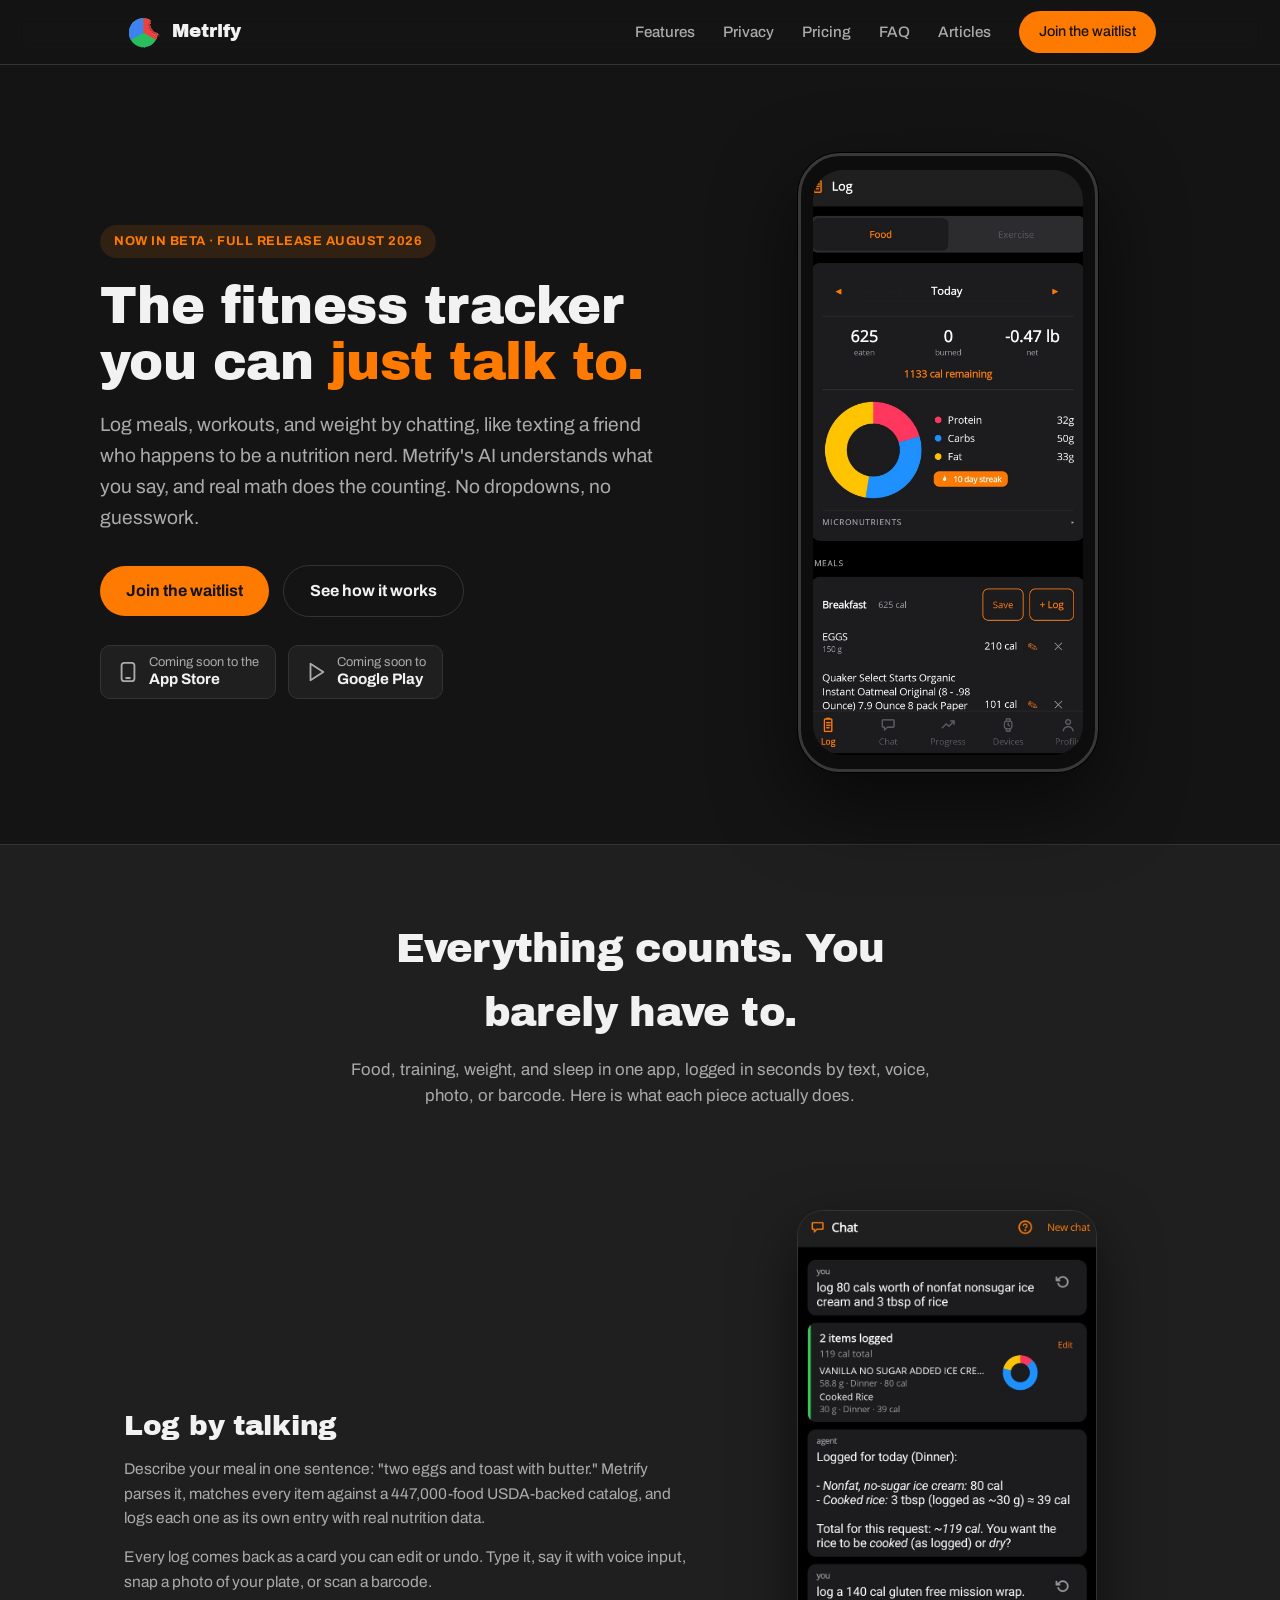
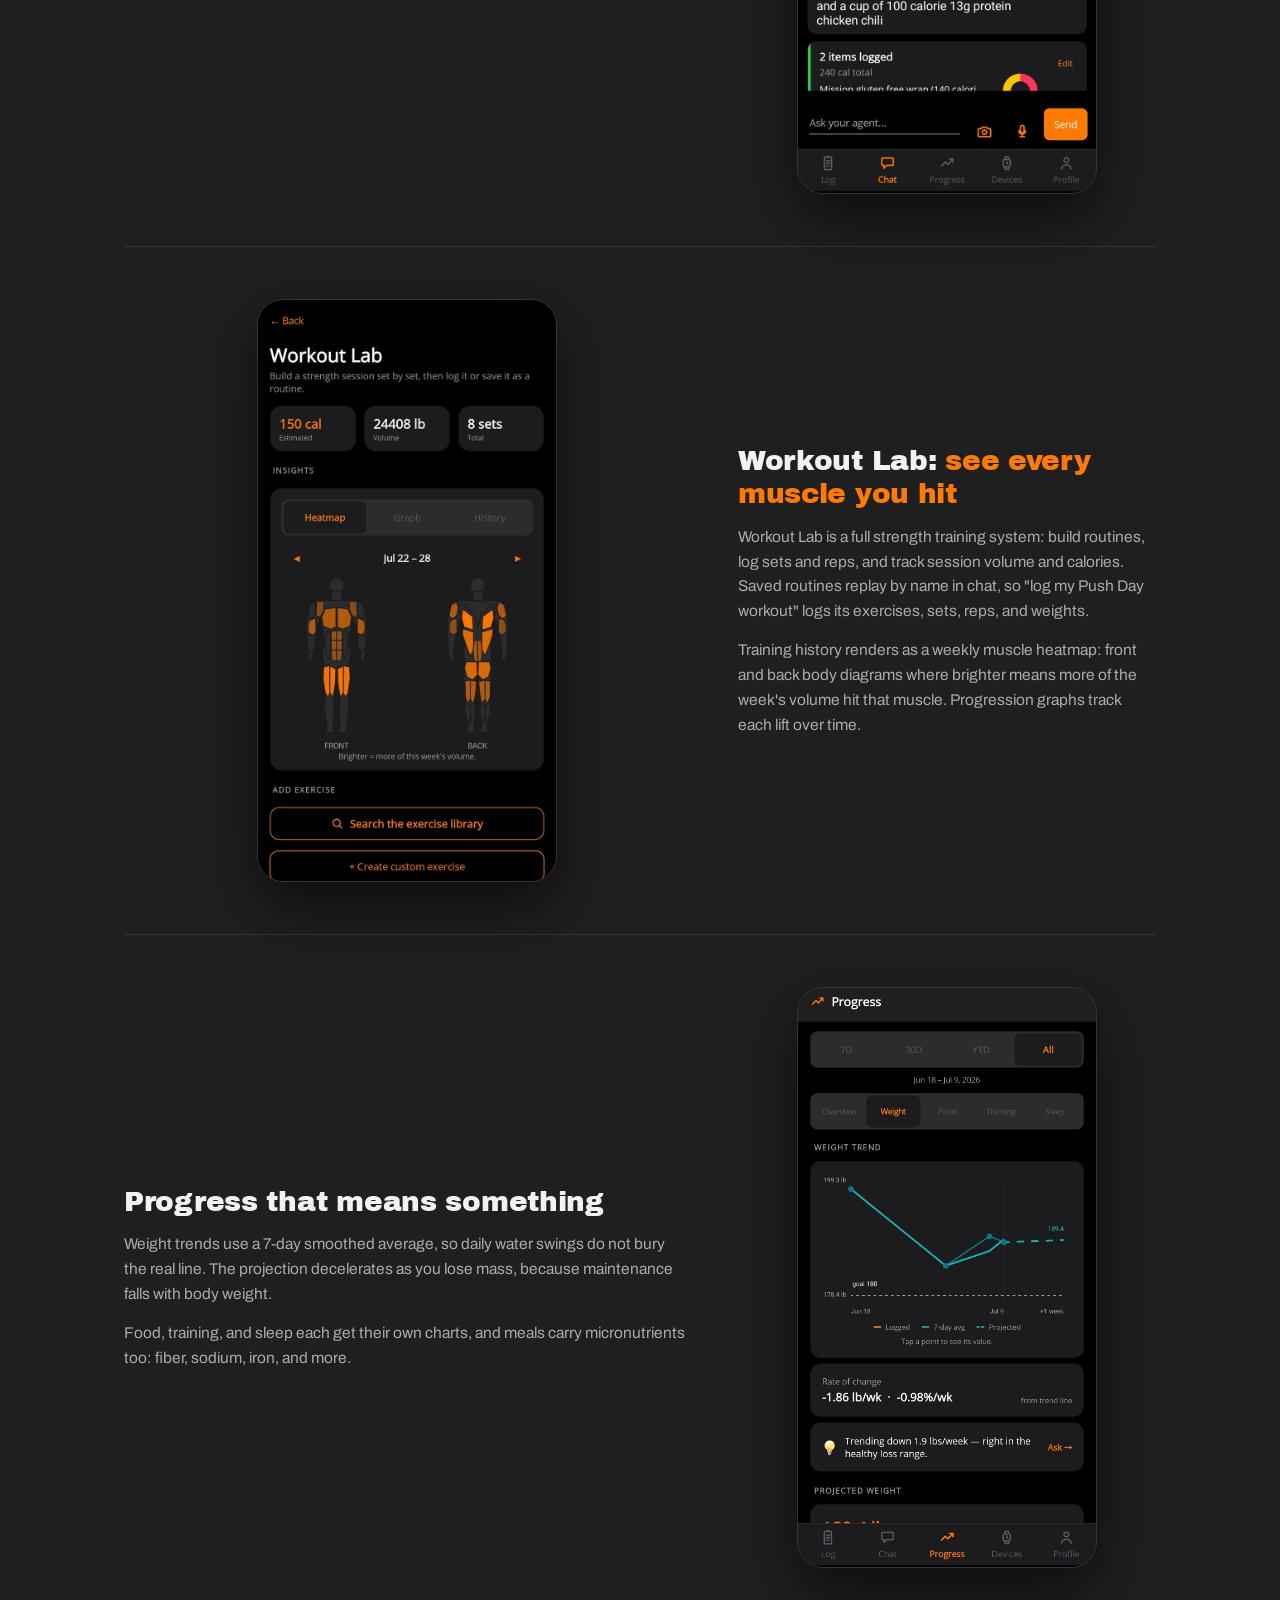
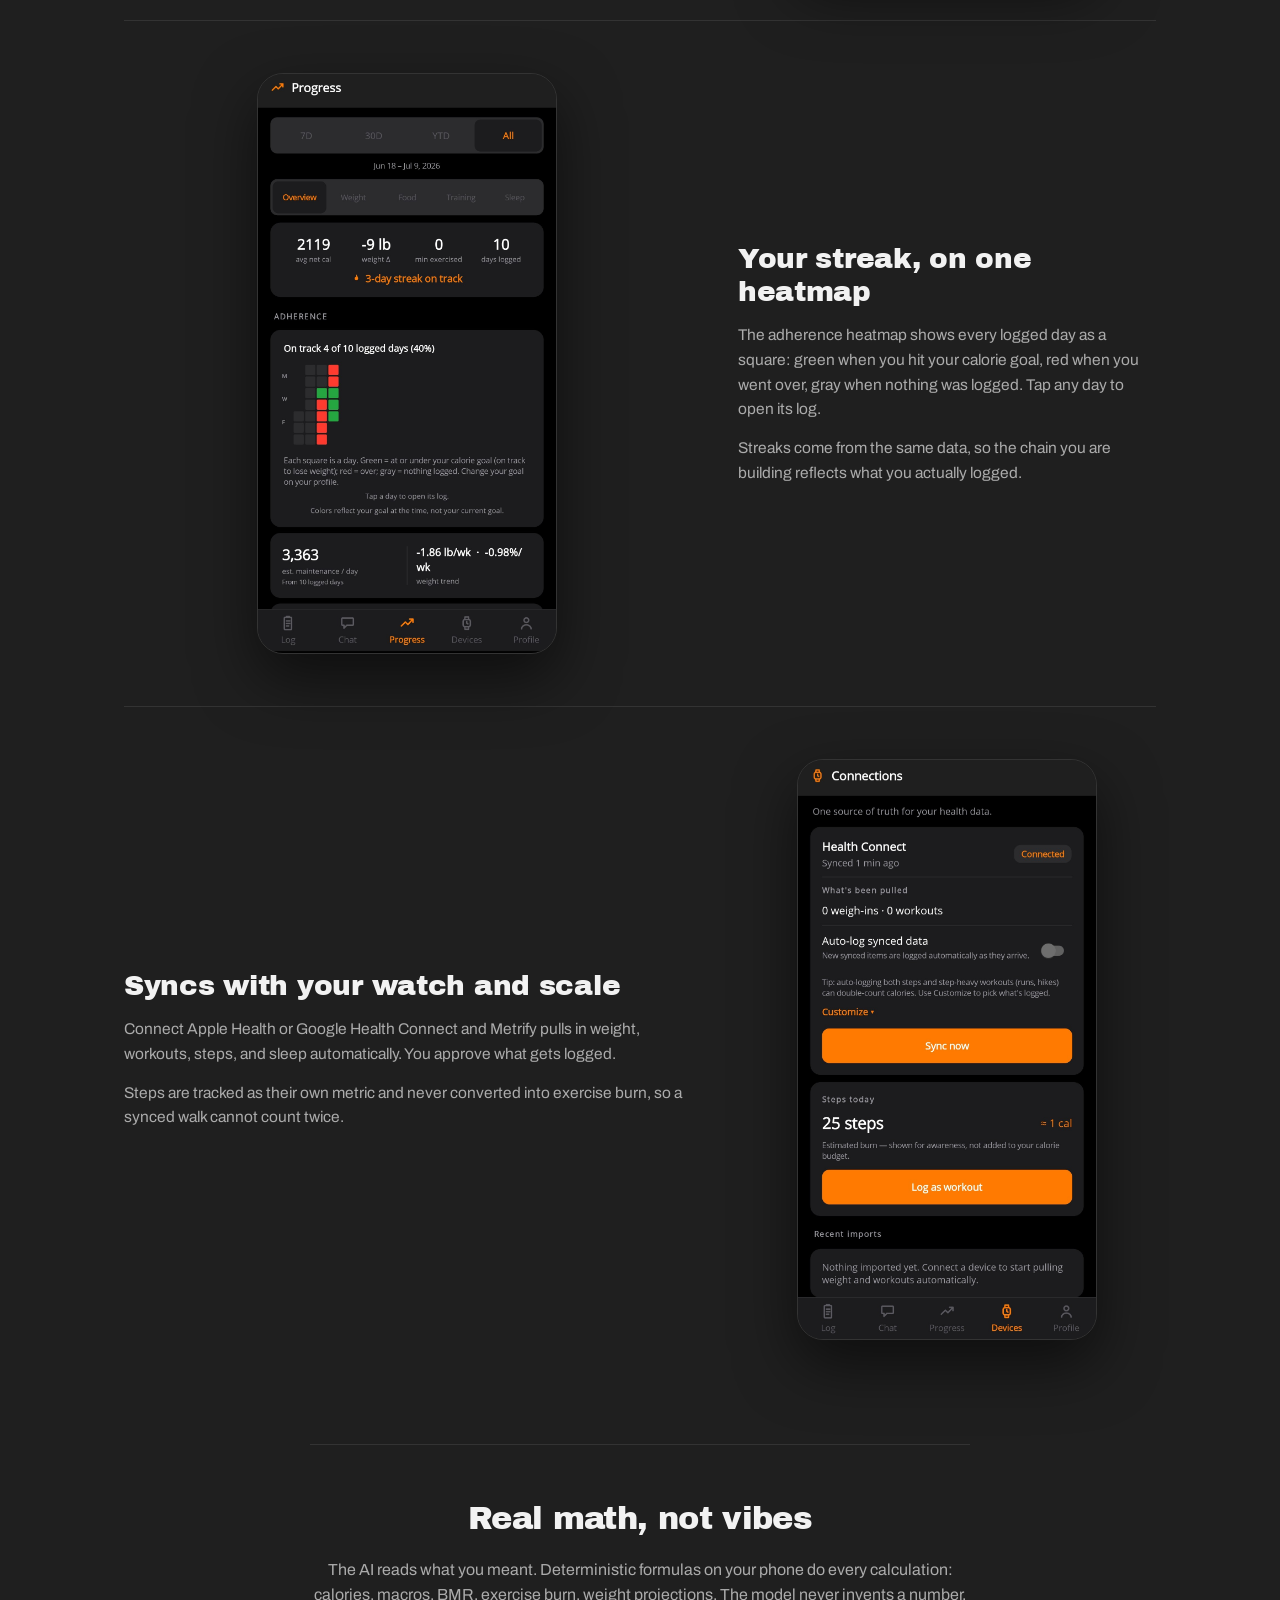
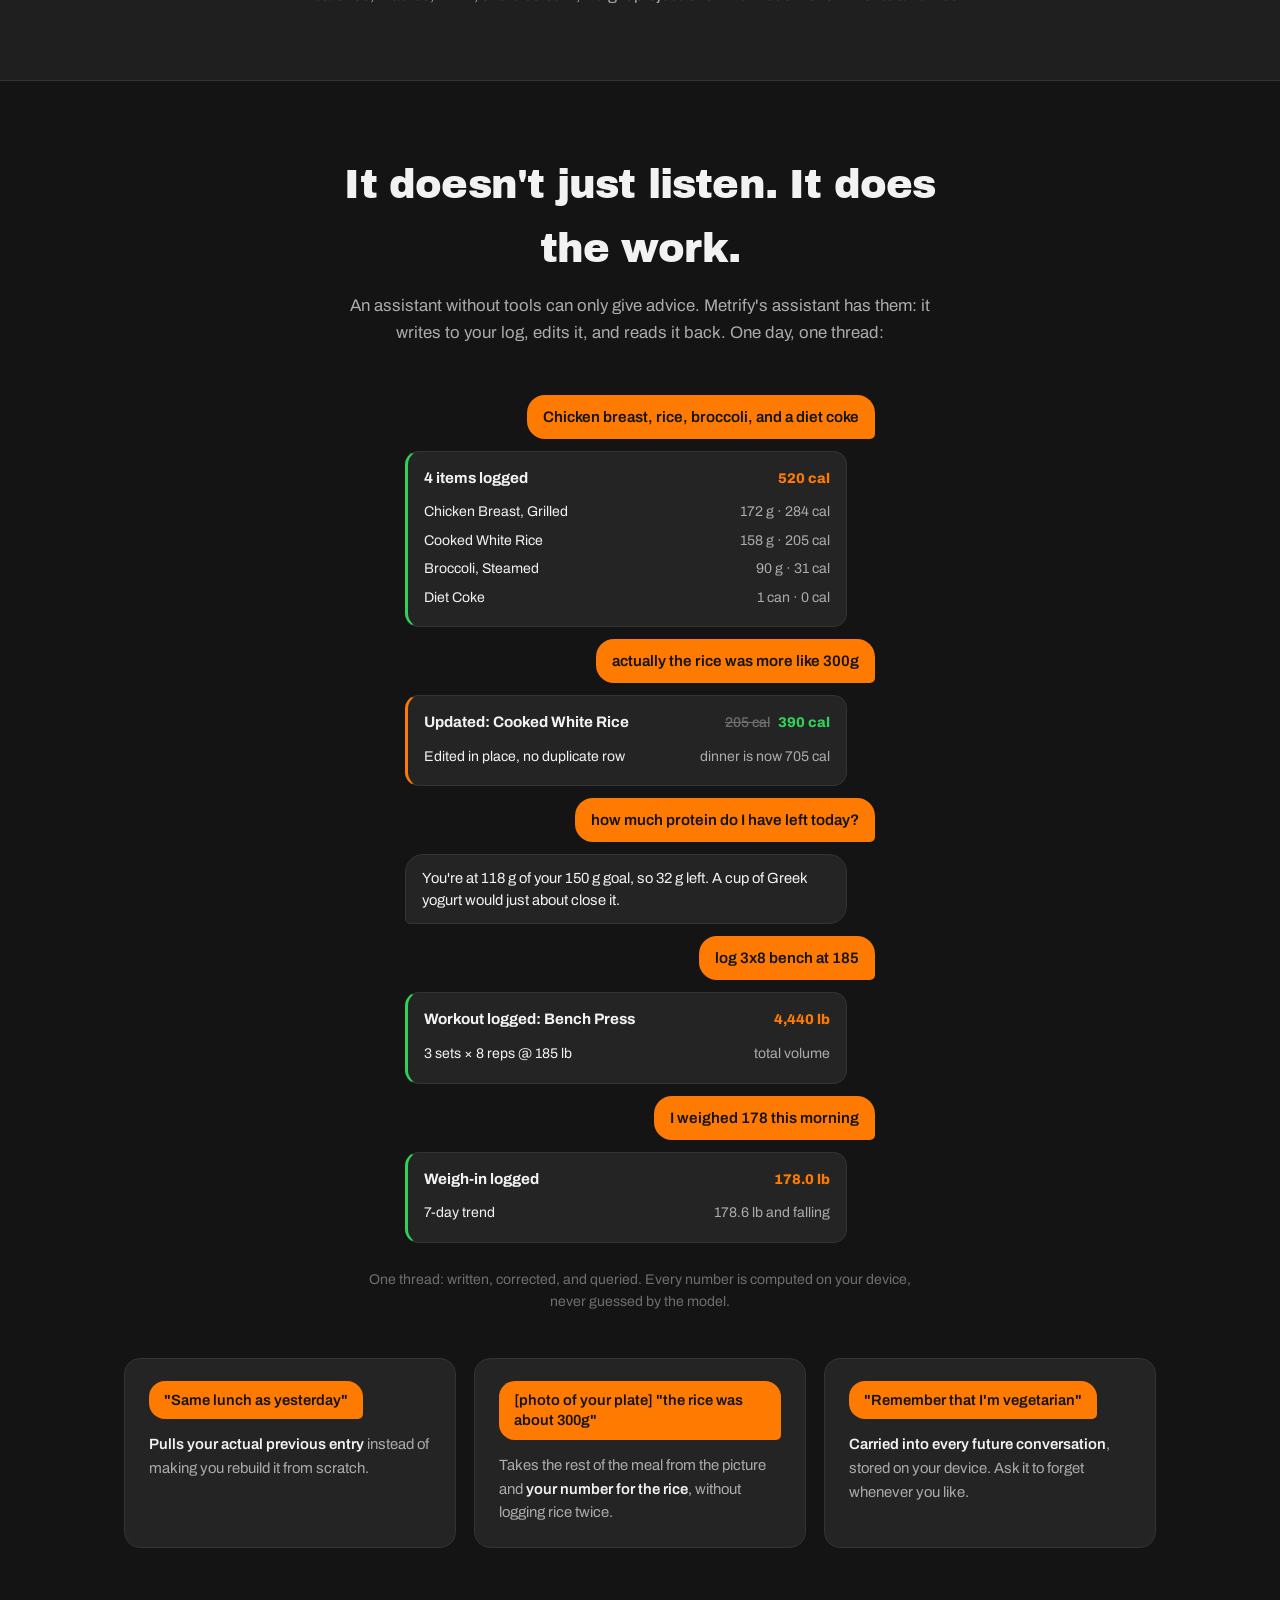
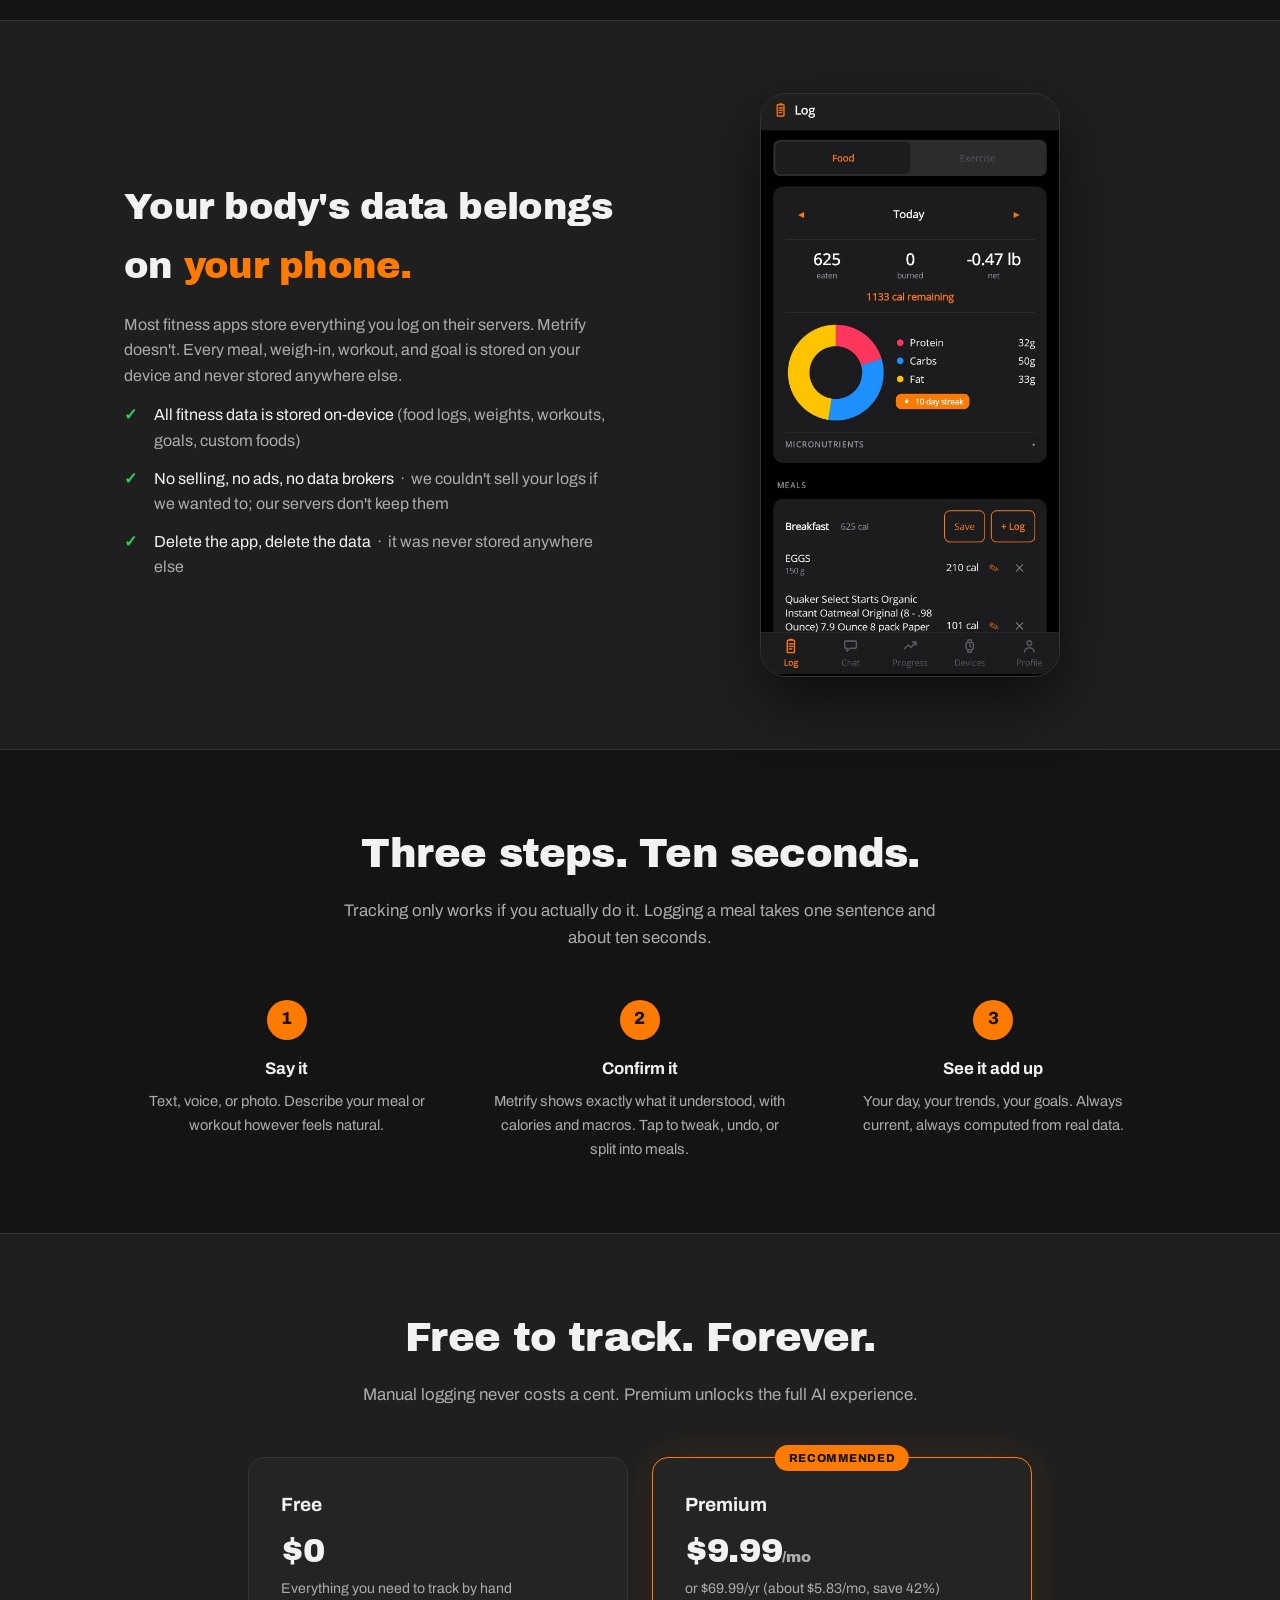
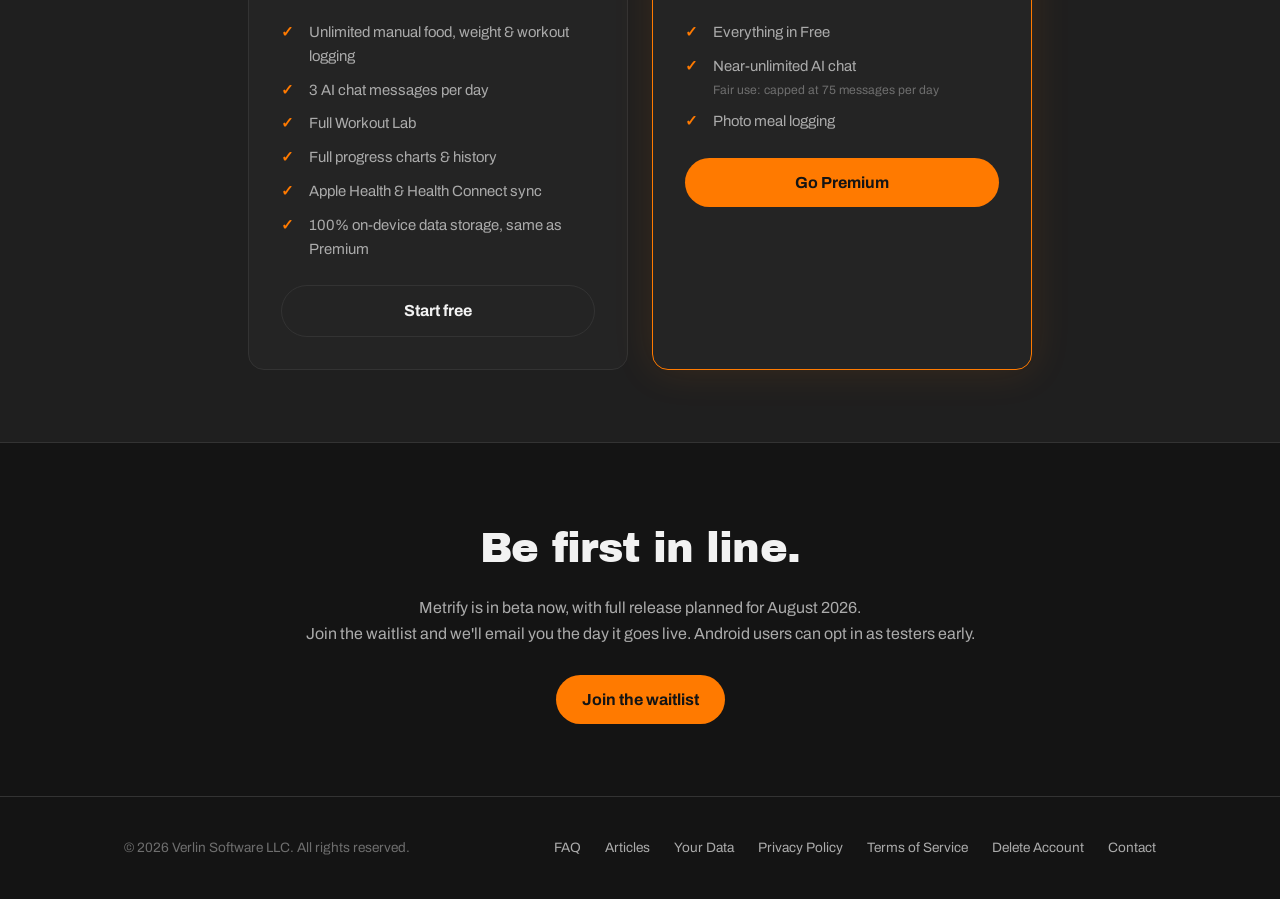
<file: index.html>
<!DOCTYPE html>
<html lang="en">
<head>
<meta charset="UTF-8">
<meta name="viewport" content="width=device-width, initial-scale=1.0">
<title>Metrify: The fitness tracker you can just talk to</title>
<meta name="description" content="Log meals, workouts, and weight by chat, voice, photo, or barcode. Metrify's AI understands you, real math does the counting, and your data is stored on your phone, not on our servers.">
<meta property="og:type" content="website">
<meta property="og:site_name" content="Metrify">
<meta property="og:title" content="Metrify: The fitness tracker you can just talk to">
<meta property="og:description" content="Log meals, workouts, and weight by chat, voice, photo, or barcode. Metrify's AI understands you, real math does the counting, and your data is stored on your phone, not on our servers.">
<meta property="og:url" content="https://metrify.fit/">
<meta property="og:image" content="https://metrify.fit/resources/og-card.png">
<meta property="og:image:width" content="1200">
<meta property="og:image:height" content="630">
<meta property="og:image:alt" content="Metrify: the fitness tracker you can just talk to">
<meta name="twitter:card" content="summary_large_image">
<meta name="twitter:title" content="Metrify: The fitness tracker you can just talk to">
<meta name="twitter:description" content="Log meals, workouts, and weight by chat, voice, photo, or barcode. Metrify's AI understands you, real math does the counting, and your data is stored on your phone, not on our servers.">
<meta name="twitter:image" content="https://metrify.fit/resources/og-card.png">
<link rel="canonical" href="https://metrify.fit/">
<link rel="icon" href="/favicon.ico" sizes="48x48">
<link rel="icon" href="/metrify_logo.svg" type="image/svg+xml">
<link rel="icon" href="/favicon-96.png" type="image/png" sizes="96x96">
<link rel="icon" href="/favicon-192.png" type="image/png" sizes="192x192">
<link rel="apple-touch-icon" href="/apple-touch-icon.png">
<link rel="preconnect" href="https://fonts.googleapis.com">
<link rel="preconnect" href="https://fonts.gstatic.com" crossorigin>
<link href="https://fonts.googleapis.com/css2?family=Archivo:wght@400;500;600;700&family=Archivo+Black&display=swap" rel="stylesheet">
<script type="application/ld+json">
{
  "@context": "https://schema.org",
  "@type": "SoftwareApplication",
  "name": "Metrify",
  "applicationCategory": "HealthApplication",
  "operatingSystem": "iOS, Android",
  "description": "Metrify is a fitness and nutrition tracker you operate by talking to it. You describe a meal in one sentence and its AI assistant logs every item, edits entries it already wrote when you correct them, answers questions from your logged history, and records workouts in the same conversation. It also accepts voice input, photos, and barcodes. All fitness data is stored locally on the device rather than in the cloud.",
  "url": "https://metrify.fit/",
  "author": { "@type": "Organization", "name": "Verlin Software LLC" },
  "featureList": [
    "Log an entire meal by describing it in one sentence",
    "Assistant edits log entries it already wrote when you correct it",
    "Assistant answers questions from your own logged history",
    "Repeat a previous meal by asking for it in plain language",
    "Photo meal logging, including typed corrections that override part of the photo",
    "Voice input: speak a meal or workout instead of typing it",
    "Log workouts in the same conversation as food",
    "Log, correct, or backfill body weight measurements by talking to it",
    "Barcode scanning",
    "Structured strength training with routines, sets and reps",
    "Weekly muscle heatmap showing which muscles the week's training volume hit",
    "Adherence heatmap of logged days with streak tracking",
    "Remembers dietary restrictions across conversations, stored on device",
    "Weight trends with 7-day smoothing and weight projection",
    "Apple Health and Google Health Connect sync",
    "All fitness data stored locally on the device",
    "Fixed daily calorie goal that does not increase when exercise is logged"
  ],
  "offers": [
    {
      "@type": "Offer",
      "name": "Free",
      "price": "0",
      "priceCurrency": "USD",
      "description": "Unlimited manual food, weight and workout logging, 3 AI chat messages per day, full Workout Lab, full progress charts, health sync, all data on-device."
    },
    {
      "@type": "Offer",
      "name": "Premium monthly",
      "price": "9.99",
      "priceCurrency": "USD",
      "description": "Near-unlimited AI chat and photo meal logging, billed monthly."
    },
    {
      "@type": "Offer",
      "name": "Premium annual",
      "price": "69.99",
      "priceCurrency": "USD",
      "description": "Near-unlimited AI chat and photo meal logging, billed yearly."
    }
  ]
}
</script>
<style>
  :root {
    --brand:        #FF7A00;
    --brand-soft:   rgba(255, 122, 0, 0.12);
    --bg:           #141414;
    --bg-raised:    #1f1f1f;
    --bg-card:      #242424;
    --border:       #333333;
    --text:         #f2f2f2;
    --text-dim:     #ababab;
    --text-faint:   #6e6e6e;
    --green:        #30D158;
    --radius:       16px;
    --font-display: "Archivo Black", "Arial Black", "Segoe UI", sans-serif;
    --font-body:    "Archivo", "Segoe UI", Roboto, Helvetica, Arial, sans-serif;
  }

  * { margin: 0; padding: 0; box-sizing: border-box; }

  html { scroll-behavior: smooth; }

  body {
    font-family: var(--font-body);
    background: var(--bg);
    color: var(--text);
    line-height: 1.6;
    -webkit-font-smoothing: antialiased;
  }

  .wrap { max-width: 1080px; margin: 0 auto; padding: 0 24px; }

  a { color: var(--brand); text-decoration: none; }

  /* ============ Nav ============ */
  nav {
    position: sticky; top: 0; z-index: 50;
    background: rgba(20, 20, 20, 0.85);
    backdrop-filter: blur(12px);
    border-bottom: 1px solid var(--border);
  }
  .nav-inner {
    display: flex; align-items: center; justify-content: space-between;
    height: 64px;
  }
  .logo {
    display: flex; align-items: center; gap: 10px;
    font-family: var(--font-display); font-weight: 400;
    font-size: 1.15rem; color: var(--text);
  }
  .logo-mark { height: 34px; width: auto; display: block; }
  .nav-links { display: flex; gap: 28px; align-items: center; }
  .nav-links a { color: var(--text-dim); font-size: 0.95rem; font-weight: 500; }
  .nav-links a:hover { color: var(--text); }
  /* Below 720px, drop the in-page anchors (they only jump around this page) but keep
     FAQ and Articles, which are separate destinations with no other route in on mobile. */
  @media (max-width: 720px) {
    .nav-links { gap: 16px; }
    .nav-links a.anchor-link { display: none; }
  }
  @media (max-width: 460px) {
    .nav-links { gap: 12px; }
    .nav-links a:not(.btn) { font-size: 0.85rem; }
    .nav-links .btn { padding: 8px 14px; font-size: 0.82rem; }
    .logo { font-size: 1rem; }
    .logo-mark { height: 28px; }
  }

  /* ============ Buttons ============ */
  .btn {
    display: inline-block; padding: 12px 26px; border-radius: 999px;
    font-weight: 700; font-size: 1rem; transition: transform .15s ease, box-shadow .15s ease;
  }
  .btn-primary {
    background: var(--brand); color: #141414 !important;
  }
  .btn-primary:hover { transform: translateY(-1px); background: #ff8c1f; }
  .btn-ghost {
    border: 1px solid var(--border); color: var(--text) !important;
  }
  .btn-ghost:hover { border-color: var(--text-faint); }
  .nav-links .btn { padding: 9px 20px; font-size: 0.9rem; }

  /* ============ Hero ============ */
  .hero {
    padding: 88px 0 72px;
    display: grid; grid-template-columns: 1.1fr 0.9fr; gap: 48px; align-items: center;
  }
  @media (max-width: 860px) { .hero { grid-template-columns: 1fr; padding-top: 56px; gap: 36px; } }

  .badge {
    display: inline-block; padding: 6px 14px; border-radius: 999px;
    background: var(--brand-soft); color: var(--brand);
    font-size: 0.8rem; font-weight: 700; letter-spacing: 0.04em; text-transform: uppercase;
    margin-bottom: 20px;
  }
  h1, h2 {
    font-family: var(--font-display);
    font-weight: 400;
    letter-spacing: -0.01em;
  }
  h1 {
    font-size: clamp(2.1rem, 4.8vw, 3.2rem);
    line-height: 1.1;
    margin-bottom: 20px;
  }
  h1 .accent { color: var(--brand); }
  .hero p.lede {
    font-size: 1.2rem; color: var(--text-dim); max-width: 34em; margin-bottom: 32px;
  }
  .hero-ctas { display: flex; gap: 14px; flex-wrap: wrap; align-items: center; margin-bottom: 28px; }

  .store-badges { display: flex; gap: 12px; flex-wrap: wrap; }
  .store-badge {
    display: flex; align-items: center; gap: 10px;
    border: 1px solid var(--border); border-radius: 10px;
    padding: 8px 16px; color: var(--text-dim); font-size: 0.8rem; line-height: 1.3;
    background: var(--bg-raised);
  }
  .store-badge b { display: block; color: var(--text); font-size: 0.95rem; }
  .store-badge svg { width: 22px; height: 22px; color: var(--text-dim); flex-shrink: 0; }

  /* ============ Phone mockup ============ */
  .phone {
    width: 300px; margin: 0 auto;
    background: #0d0d0d; border: 3px solid #383838; border-radius: 42px;
    padding: 14px 12px; box-shadow: 0 30px 80px rgba(0,0,0,0.6), 0 0 0 1px #000;
  }
  .phone-screen {
    background: #000; border-radius: 30px; overflow: hidden; display: block;
  }
  .phone-video {
    width: 100%; height: auto; display: block;
    aspect-ratio: 1080 / 2338; object-fit: cover;
  }
  .phone-topbar {
    padding: 14px 16px 10px; border-bottom: 1px solid var(--border);
    font-weight: 700; font-size: 0.9rem; text-align: center; color: var(--text);
  }
  .chat { flex: 1; padding: 14px 12px; display: flex; flex-direction: column; gap: 10px; overflow: hidden; }
  .bubble {
    max-width: 85%; padding: 10px 14px; border-radius: 18px; font-size: 0.82rem; line-height: 1.45;
  }
  .bubble.user {
    align-self: flex-end; background: var(--brand); color: #141414; font-weight: 500;
    border-bottom-right-radius: 5px;
  }
  .bubble.bot {
    align-self: flex-start; background: var(--bg-card); color: var(--text);
    border: 1px solid var(--border); border-bottom-left-radius: 5px;
  }
  .food-card {
    align-self: flex-start; width: 92%;
    background: var(--bg-card); border: 1px solid var(--border); border-radius: 14px;
    padding: 12px; font-size: 0.78rem;
  }
  .food-card .fc-head { display: flex; justify-content: space-between; align-items: baseline; margin-bottom: 8px; }
  .food-card .fc-head b { font-size: 0.85rem; }
  .food-card .kcal { color: var(--brand); font-weight: 800; }
  .fc-row { display: flex; align-items: center; gap: 12px; }
  .donut {
    width: 52px; height: 52px; border-radius: 50%; flex-shrink: 0;
    background: conic-gradient(#FF375F 0 38%, #0A84FF 38% 72%, #FFD60A 72% 100%);
    display: grid; place-items: center;
  }
  .donut::after { content: ""; width: 32px; height: 32px; border-radius: 50%; background: var(--bg-card); }
  .macros { color: var(--text-dim); line-height: 1.7; }
  .macros b { color: var(--text); }
  .fc-actions { display: flex; gap: 8px; margin-top: 10px; }
  .chip {
    font-size: 0.7rem; font-weight: 600; padding: 4px 12px; border-radius: 999px;
    border: 1px solid var(--border); color: var(--text-dim);
  }
  .chip.primary { color: var(--brand); border-color: rgba(255,122,0,0.4); }
  .phone-input {
    margin: 10px 12px 14px; padding: 10px 16px; border-radius: 999px;
    background: var(--bg-card); border: 1px solid var(--border);
    color: var(--text-faint); font-size: 0.8rem;
    display: flex; justify-content: space-between; align-items: center;
  }
  .phone-note {
    text-align: center; margin-top: 14px; font-size: 0.78rem; color: var(--text-faint);
  }

  /* ============ Sections ============ */
  section { padding: 72px 0; }
  section.alt { background: var(--bg-raised); border-top: 1px solid var(--border); border-bottom: 1px solid var(--border); }
  .section-head { text-align: center; max-width: 620px; margin: 0 auto 48px; }
  .section-head h2 { font-size: clamp(1.8rem, 4vw, 2.5rem); letter-spacing: -0.02em; margin-bottom: 12px; }
  .section-head p { color: var(--text-dim); font-size: 1.05rem; }

  .feature-grid {
    display: grid; grid-template-columns: repeat(3, 1fr); gap: 20px;
  }
  @media (max-width: 860px) { .feature-grid { grid-template-columns: repeat(2, 1fr); } }
  @media (max-width: 560px) { .feature-grid { grid-template-columns: 1fr; } }
  .feature {
    background: var(--bg-card); border: 1px solid var(--border); border-radius: var(--radius);
    padding: 26px;
  }
  .feature .icon {
    width: 44px; height: 44px; border-radius: 12px; background: var(--brand-soft);
    display: grid; place-items: center; margin-bottom: 16px; color: var(--brand);
  }
  .feature .icon svg { width: 22px; height: 22px; }
  .feature h3 { font-size: 1.05rem; margin-bottom: 8px; }
  .feature p { color: var(--text-dim); font-size: 0.92rem; }

  /* ============ "Just say it" capability grid ============ */
  .says { display: grid; grid-template-columns: repeat(2, 1fr); gap: 18px; }
  @media (max-width: 780px) { .says { grid-template-columns: 1fr; } }
  .say {
    background: var(--bg-card); border: 1px solid var(--border);
    border-radius: var(--radius); padding: 22px 24px;
  }
  .say .q {
    display: inline-block; background: var(--brand); color: #141414;
    font-weight: 600; font-size: 0.92rem; line-height: 1.4;
    padding: 9px 15px; border-radius: 16px; border-bottom-right-radius: 5px;
    margin-bottom: 14px;
  }
  .say .a { color: var(--text-dim); font-size: 0.93rem; margin: 0; }
  .say .a b { color: var(--text); font-weight: 600; }
  .says-note {
    text-align: center; margin-top: 30px; color: var(--text-faint); font-size: 0.9rem;
  }
  @media (max-width: 600px) { .say { padding: 20px; } }

  /* ============ Feature chapters ============ */
  .chapter {
    display: grid; grid-template-columns: 1.15fr 0.85fr; gap: 48px; align-items: center;
    padding: 52px 0;
  }
  .chapter + .chapter { border-top: 1px solid var(--border); }
  .chapter.flip .chapter-copy { order: 2; }
  .chapter.flip .chapter-shot { order: 1; }
  .chapter h3 {
    font-family: var(--font-display); font-weight: 400;
    font-size: clamp(1.35rem, 3vw, 1.75rem); letter-spacing: -0.01em;
    line-height: 1.2; margin-bottom: 14px;
  }
  .chapter h3 .accent { color: var(--brand); }
  .chapter p { color: var(--text-dim); margin-bottom: 14px; font-size: 0.97rem; }
  .chapter p:last-child { margin-bottom: 0; }
  .chapter-shot { display: flex; justify-content: center; }
  .chapter-shot img {
    width: 100%; max-width: 300px; height: auto; display: block; border-radius: 26px;
    border: 1px solid var(--border); background: #000;
    box-shadow: 0 24px 60px rgba(0,0,0,0.55);
  }
  @media (max-width: 820px) {
    .chapter { grid-template-columns: 1fr; gap: 28px; padding: 38px 0; }
    .chapter.flip .chapter-copy { order: 1; }
    .chapter.flip .chapter-shot { order: 2; }
    .chapter-shot img { max-width: 260px; }
  }

  .math-band {
    text-align: center; max-width: 660px; margin: 52px auto 0; padding-top: 48px;
    border-top: 1px solid var(--border);
  }
  .math-band h2 { font-size: clamp(1.5rem, 3.4vw, 2rem); letter-spacing: -0.02em; margin-bottom: 12px; }
  .math-band p { color: var(--text-dim); }

  /* ============ Conversation thread ============ */
  .thread {
    max-width: 470px; margin: 0 auto;
    display: flex; flex-direction: column; gap: 12px;
  }
  .t-user {
    align-self: flex-end; max-width: 88%;
    background: var(--brand); color: #141414; font-weight: 600;
    padding: 11px 16px; border-radius: 18px; border-bottom-right-radius: 5px;
    font-size: 0.95rem; line-height: 1.45;
  }
  .t-card {
    align-self: flex-start; width: 94%;
    background: var(--bg-card); border: 1px solid var(--border);
    border-left: 3px solid var(--green);
    border-radius: 14px; padding: 14px 16px; font-size: 0.88rem;
  }
  .t-card.t-edit { border-left-color: var(--brand); }
  .t-head { display: flex; justify-content: space-between; align-items: baseline; gap: 12px; margin-bottom: 8px; }
  .t-head b { font-size: 0.95rem; }
  .t-head .kcal { color: var(--brand); font-weight: 800; white-space: nowrap; }
  .t-row { display: flex; justify-content: space-between; gap: 12px; color: var(--text-dim); padding: 3px 0; }
  .t-row span:first-child { color: var(--text); }
  .t-old { text-decoration: line-through; color: var(--text-faint); font-weight: 500; margin-right: 8px; }
  .t-new { color: var(--green); font-weight: 800; }
  .t-agent {
    align-self: flex-start; max-width: 94%;
    background: var(--bg-card); border: 1px solid var(--border);
    border-radius: 18px; border-bottom-left-radius: 5px;
    padding: 12px 16px; font-size: 0.92rem; color: var(--text); line-height: 1.5;
  }
  .t-note { text-align: center; color: var(--text-faint); font-size: 0.88rem; margin: 26px auto 44px; max-width: 40em; }
  .says-trim { grid-template-columns: repeat(3, 1fr); }
  @media (max-width: 820px) { .says-trim { grid-template-columns: 1fr; } }

  /* ============ How it works ============ */
  .steps { display: grid; grid-template-columns: repeat(3, 1fr); gap: 28px; }
  @media (max-width: 720px) { .steps { grid-template-columns: 1fr; } }
  .step { text-align: center; padding: 0 12px; }
  .step .num {
    width: 40px; height: 40px; border-radius: 50%; margin: 0 auto 16px;
    background: var(--brand); color: #141414; font-weight: 800;
    display: grid; place-items: center; font-size: 1.1rem;
  }
  .step h3 { margin-bottom: 8px; font-size: 1.05rem; }
  .step p { color: var(--text-dim); font-size: 0.92rem; }

  /* ============ Privacy ============ */
  .privacy-band {
    display: grid; grid-template-columns: 1fr 1fr; gap: 48px; align-items: center;
  }
  @media (max-width: 820px) { .privacy-band { grid-template-columns: 1fr; } }
  .privacy-band h2 { font-size: clamp(1.7rem, 3.5vw, 2.3rem); letter-spacing: -0.02em; margin-bottom: 16px; }
  .privacy-band p { color: var(--text-dim); margin-bottom: 14px; }
  .check-list { list-style: none; margin-top: 8px; }
  .check-list li {
    padding-left: 30px; position: relative; margin-bottom: 12px; color: var(--text);
  }
  .check-list li::before {
    content: "✓"; position: absolute; left: 0; color: var(--green); font-weight: 800;
  }
  .check-list li span { color: var(--text-dim); }

  /* ============ Placeholders ============ */
  .placeholder {
    border: 2px dashed #4a4a4a; border-radius: var(--radius);
    background: rgba(255,255,255,0.02);
    display: grid; place-items: center; text-align: center;
    color: var(--text-faint); font-size: 0.85rem; padding: 16px;
  }
  .placeholder .ph-icon { font-size: 2rem; display: block; margin-bottom: 8px; }
  .shots { display: grid; grid-template-columns: repeat(3, 1fr); gap: 22px; max-width: 900px; margin: 0 auto; }
  @media (max-width: 780px) { .shots { grid-template-columns: repeat(2, 1fr); } }
  @media (max-width: 460px) { .shots { grid-template-columns: 1fr; max-width: 320px; } }
  .shot { margin: 0; }
  .shot img {
    width: 100%; display: block; border-radius: 24px;
    border: 1px solid var(--border); background: #000;
    box-shadow: 0 20px 50px rgba(0,0,0,0.5);
  }
  .shot figcaption { text-align: center; margin-top: 14px; color: var(--text-dim); font-size: 0.92rem; font-weight: 600; }
  .privacy-shot { display: flex; justify-content: center; }
  .privacy-shot img {
    width: 100%; max-width: 300px; height: auto; display: block; border-radius: 26px;
    border: 1px solid var(--border); background: #000;
    box-shadow: 0 24px 60px rgba(0,0,0,0.55);
  }

  /* ============ Pricing ============ */
  .plans {
    display: grid; grid-template-columns: repeat(2, minmax(0, 380px)); gap: 24px; justify-content: center;
  }
  @media (max-width: 720px) { .plans { grid-template-columns: 1fr; } }
  .plan {
    background: var(--bg-card); border: 1px solid var(--border); border-radius: var(--radius);
    padding: 32px; position: relative;
  }
  .plan.featured { border-color: var(--brand); box-shadow: 0 0 40px rgba(255,122,0,0.12); }
  .plan .tag {
    position: absolute; top: -13px; left: 50%; transform: translateX(-50%);
    background: var(--brand); color: #141414; font-size: 0.72rem; font-weight: 800;
    padding: 4px 14px; border-radius: 999px; letter-spacing: 0.05em; text-transform: uppercase;
  }
  .plan h3 { font-size: 1.2rem; margin-bottom: 4px; }
  .plan .price { font-family: var(--font-display); font-weight: 400; font-size: 2.1rem; letter-spacing: -0.01em; }
  .plan .price small { font-size: 0.95rem; color: var(--text-dim); font-weight: 500; }
  .plan .sub { color: var(--text-dim); font-size: 0.88rem; margin-bottom: 20px; }
  .plan ul { list-style: none; margin-bottom: 24px; }
  .plan li { padding-left: 28px; position: relative; margin-bottom: 10px; font-size: 0.93rem; color: var(--text-dim); }
  .plan li::before { content: "✓"; position: absolute; left: 0; color: var(--brand); font-weight: 800; }
  .plan li .fine { display: block; font-size: 0.76rem; color: var(--text-faint); margin-top: 2px; }
  .plan .btn { width: 100%; text-align: center; }

  /* ============ CTA band ============ */
  .cta-band { text-align: center; }
  .cta-band h2 { font-size: clamp(1.9rem, 4vw, 2.6rem); letter-spacing: -0.02em; margin-bottom: 14px; }
  .cta-band p { color: var(--text-dim); margin-bottom: 28px; }

  /* ============ Footer ============ */
  footer {
    border-top: 1px solid var(--border); padding: 40px 0; color: var(--text-faint); font-size: 0.85rem;
  }
  .footer-inner { display: flex; justify-content: space-between; gap: 20px; flex-wrap: wrap; align-items: center; }
  .footer-links { display: flex; gap: 24px; }
  .footer-links a { color: var(--text-dim); }

  /* ============ Mobile spacing pass ============ */
  /* Phones kept the full desktop vertical rhythm, which left oversized gaps
     between sections and over-padded cards. Tighten the vertical scale and
     interior padding while keeping the 24px side gutters. */
  @media (max-width: 600px) {
    section { padding: 48px 0; }
    .hero { padding: 36px 0 44px; gap: 30px; }
    .hero p.lede { margin-bottom: 26px; }
    .hero-ctas { margin-bottom: 22px; }
    .section-head { margin-bottom: 30px; }
    .feature-grid { gap: 14px; }
    .feature { padding: 22px; }
    .steps { gap: 26px; }
    .privacy-band { gap: 28px; }
    .shots { gap: 16px; }
    .plans { gap: 16px; }
    .plan { padding: 26px 22px; }
    .cta-band p { margin-bottom: 24px; }
    footer { padding: 32px 0; }
    .footer-inner { flex-direction: column; align-items: flex-start; gap: 14px; }
  }
</style>
</head>
<body>

<nav>
  <div class="wrap nav-inner">
    <div class="logo"><img class="logo-mark" src="metrify_logo.svg" alt="Metrify logo">Metrify</div>
    <div class="nav-links">
      <a class="anchor-link" href="#features">Features</a>
      <a class="anchor-link" href="#privacy">Privacy</a>
      <a class="anchor-link" href="#pricing">Pricing</a>
      <a href="faq.html">FAQ</a>
      <a href="articles/index.html">Articles</a>
      <a href="https://docs.google.com/forms/d/e/1FAIpQLScR_Rp7votPh9bJqfgML_lUJDGCzVk3PJwj7MtibfAYZPuT9g/viewform" target="_blank" rel="noopener" class="btn btn-primary">Join the waitlist</a>
    </div>
  </div>
</nav>

<header class="hero wrap">
  <div>
    <span class="badge">Now in beta &middot; Full release August 2026</span>
    <h1>The fitness tracker you can <span class="accent">just talk to.</span></h1>
    <p class="lede">
      Log meals, workouts, and weight by chatting, like texting a friend who
      happens to be a nutrition nerd. Metrify's AI understands what you say,
      and real math does the counting. No dropdowns, no guesswork.
    </p>
    <div class="hero-ctas">
      <a href="https://docs.google.com/forms/d/e/1FAIpQLScR_Rp7votPh9bJqfgML_lUJDGCzVk3PJwj7MtibfAYZPuT9g/viewform" target="_blank" rel="noopener" class="btn btn-primary">Join the waitlist</a>
      <a href="#features" class="btn btn-ghost">See how it works</a>
    </div>
    <div class="store-badges">
      <div class="store-badge"><svg viewBox="0 0 24 24" fill="none" stroke="currentColor" stroke-width="2" stroke-linecap="round" stroke-linejoin="round" aria-hidden="true"><rect x="5" y="2" width="14" height="20" rx="3"/><line x1="10" y1="18.5" x2="14" y2="18.5"/></svg><span>Coming soon to the<br><b>App Store</b></span></div>
      <div class="store-badge"><svg viewBox="0 0 24 24" fill="none" stroke="currentColor" stroke-width="2" stroke-linecap="round" stroke-linejoin="round" aria-hidden="true"><polygon points="6 3 20 12 6 21 6 3"/></svg><span>Coming soon to<br><b>Google Play</b></span></div>
    </div>
  </div>

  <div>
    <div class="phone">
      <div class="phone-screen">
        <video class="phone-video" autoplay muted loop playsinline preload="metadata"
               aria-label="Demo video: logging a meal in Metrify by typing one sentence in chat, which becomes food entries with calories and macros"
               poster="resources/screen-log-dashboard.jpg">
          <source src="resources/demo_vid.mp4" type="video/mp4">
        </video>
      </div>
    </div>
  </div>
</header>

<section class="alt" id="features">
  <div class="wrap">
    <div class="section-head">
      <h2>Everything counts. You barely have to.</h2>
      <p>Food, training, weight, and sleep in one app, logged in seconds by text, voice, photo, or barcode. Here is what each piece actually does.</p>
    </div>

    <div class="chapter" id="chat-logging">
      <div class="chapter-copy">
        <h3>Log by talking</h3>
        <p>Describe your meal in one sentence: "two eggs and toast with butter." Metrify parses it, matches every item against a 447,000-food USDA-backed catalog, and logs each one as its own entry with real nutrition data.</p>
        <p>Every log comes back as a card you can edit or undo. Type it, say it with voice input, snap a photo of your plate, or scan a barcode.</p>
      </div>
      <div class="chapter-shot"><img src="resources/screen-chat-logging.jpg" alt="Metrify chat turning a typed sentence into two logged food entries with calories, grams, and a macro donut" loading="lazy" width="720" height="1405"></div>
    </div>

    <div class="chapter flip" id="workout-lab">
      <div class="chapter-copy">
        <h3>Workout Lab: <span class="accent">see every muscle you hit</span></h3>
        <p>Workout Lab is a full strength training system: build routines, log sets and reps, and track session volume and calories. Saved routines replay by name in chat, so "log my Push Day workout" logs its exercises, sets, reps, and weights.</p>
        <p>Training history renders as a weekly muscle heatmap: front and back body diagrams where brighter means more of the week's volume hit that muscle. Progression graphs track each lift over time.</p>
      </div>
      <div class="chapter-shot"><img src="resources/screen-workout-lab.jpg" alt="Workout Lab weekly muscle heatmap with front and back body diagrams, session calories, total volume, and set count" loading="lazy" width="720" height="1405"></div>
    </div>

    <div class="chapter" id="progress">
      <div class="chapter-copy">
        <h3>Progress that means something</h3>
        <p>Weight trends use a 7-day smoothed average, so daily water swings do not bury the real line. The projection decelerates as you lose mass, because maintenance falls with body weight.</p>
        <p>Food, training, and sleep each get their own charts, and meals carry micronutrients too: fiber, sodium, iron, and more.</p>
      </div>
      <div class="chapter-shot"><img src="resources/screen-progress-weight.jpg" alt="Weight trend chart with 7-day average and a projected path to goal weight" loading="lazy" width="1080" height="2098"></div>
    </div>

    <div class="chapter flip" id="streaks">
      <div class="chapter-copy">
        <h3>Your streak, on one heatmap</h3>
        <p>The adherence heatmap shows every logged day as a square: green when you hit your calorie goal, red when you went over, gray when nothing was logged. Tap any day to open its log.</p>
        <p>Streaks come from the same data, so the chain you are building reflects what you actually logged.</p>
      </div>
      <div class="chapter-shot"><img src="resources/screen-progress-overview.jpg" alt="Adherence heatmap showing logged days as green, red, and gray squares with streak count and daily averages" loading="lazy" width="1080" height="2099"></div>
    </div>

    <div class="chapter" id="health-sync">
      <div class="chapter-copy">
        <h3>Syncs with your watch and scale</h3>
        <p>Connect Apple Health or Google Health Connect and Metrify pulls in weight, workouts, steps, and sleep automatically. You approve what gets logged.</p>
        <p>Steps are tracked as their own metric and never converted into exercise burn, so a synced walk cannot count twice.</p>
      </div>
      <div class="chapter-shot"><img src="resources/screen-connections-health.jpg" alt="Connections screen syncing weight, workouts, steps, and sleep from a health hub" loading="lazy" width="1080" height="2099"></div>
    </div>

    <div class="math-band">
      <h2>Real math, not vibes</h2>
      <p>The AI reads what you meant. Deterministic formulas on your phone do every calculation: calories, macros, BMR, exercise burn, weight projections. The model never invents a number.</p>
    </div>
  </div>
</section>

<section id="assistant">
  <div class="wrap">
    <div class="section-head">
      <h2>It doesn't just listen. It does the work.</h2>
      <p>An assistant without tools can only give advice. Metrify's assistant has them: it writes to your log, edits it, and reads it back. One day, one thread:</p>
    </div>
    <div class="thread">
      <div class="t-user">Chicken breast, rice, broccoli, and a diet coke</div>
      <div class="t-card">
        <div class="t-head"><b>4 items logged</b><span class="kcal">520 cal</span></div>
        <div class="t-row"><span>Chicken Breast, Grilled</span><span>172 g &middot; 284 cal</span></div>
        <div class="t-row"><span>Cooked White Rice</span><span>158 g &middot; 205 cal</span></div>
        <div class="t-row"><span>Broccoli, Steamed</span><span>90 g &middot; 31 cal</span></div>
        <div class="t-row"><span>Diet Coke</span><span>1 can &middot; 0 cal</span></div>
      </div>
      <div class="t-user">actually the rice was more like 300g</div>
      <div class="t-card t-edit">
        <div class="t-head"><b>Updated: Cooked White Rice</b><span class="kcal"><span class="t-old">205 cal</span><span class="t-new">390 cal</span></span></div>
        <div class="t-row"><span>Edited in place, no duplicate row</span><span>dinner is now 705 cal</span></div>
      </div>
      <div class="t-user">how much protein do I have left today?</div>
      <div class="t-agent">You're at 118 g of your 150 g goal, so 32 g left. A cup of Greek yogurt would just about close it.</div>
      <div class="t-user">log 3x8 bench at 185</div>
      <div class="t-card">
        <div class="t-head"><b>Workout logged: Bench Press</b><span class="kcal">4,440 lb</span></div>
        <div class="t-row"><span>3 sets &times; 8 reps @ 185 lb</span><span>total volume</span></div>
      </div>
      <div class="t-user">I weighed 178 this morning</div>
      <div class="t-card">
        <div class="t-head"><b>Weigh-in logged</b><span class="kcal">178.0 lb</span></div>
        <div class="t-row"><span>7-day trend</span><span>178.6 lb and falling</span></div>
      </div>
    </div>
    <p class="t-note">One thread: written, corrected, and queried. Every number is computed on your device, never guessed by the model.</p>
    <div class="says says-trim">
      <div class="say">
        <span class="q">"Same lunch as yesterday"</span>
        <p class="a"><b>Pulls your actual previous entry</b> instead of making you rebuild it from scratch.</p>
      </div>
      <div class="say">
        <span class="q">[photo of your plate] "the rice was about 300g"</span>
        <p class="a">Takes the rest of the meal from the picture and <b>your number for the rice</b>, without logging rice twice.</p>
      </div>
      <div class="say">
        <span class="q">"Remember that I'm vegetarian"</span>
        <p class="a"><b>Carried into every future conversation</b>, stored on your device. Ask it to forget whenever you like.</p>
      </div>
    </div>
  </div>
</section>


<section class="alt" id="privacy">
  <div class="wrap privacy-band">
    <div>
      <h2>Your body's data belongs on <span style="color: var(--brand)">your phone.</span></h2>
      <p>
        Most fitness apps store everything you log on their servers. Metrify doesn't.
        Every meal, weigh-in, workout, and goal is stored on your device and never stored anywhere else.
      </p>
      <ul class="check-list">
        <li>All fitness data is stored on-device <span>(food logs, weights, workouts, goals, custom foods)</span></li>
        <li>No selling, no ads, no data brokers <span>&nbsp;&middot;&nbsp; we couldn't sell your logs if we wanted to; our servers don't keep them</span></li>
        <li>Delete the app, delete the data <span>&nbsp;&middot;&nbsp; it was never stored anywhere else</span></li>
      </ul>
    </div>
    <div class="privacy-shot">
      <img src="resources/screen-log-dashboard.jpg" alt="Metrify Log screen showing a day of meals, calories, and macros, all stored on the device" loading="lazy" width="1080" height="2108">
    </div>
  </div>
</section>

<section>
  <div class="wrap">
    <div class="section-head">
      <h2>Three steps. Ten seconds.</h2>
      <p>Tracking only works if you actually do it. Logging a meal takes one sentence and about ten seconds.</p>
    </div>
    <div class="steps">
      <div class="step">
        <div class="num">1</div>
        <h3>Say it</h3>
        <p>Text, voice, or photo. Describe your meal or workout however feels natural.</p>
      </div>
      <div class="step">
        <div class="num">2</div>
        <h3>Confirm it</h3>
        <p>Metrify shows exactly what it understood, with calories and macros. Tap to tweak, undo, or split into meals.</p>
      </div>
      <div class="step">
        <div class="num">3</div>
        <h3>See it add up</h3>
        <p>Your day, your trends, your goals. Always current, always computed from real data.</p>
      </div>
    </div>
  </div>
</section>


<section class="alt" id="pricing">
  <div class="wrap">
    <div class="section-head">
      <h2>Free to track. Forever.</h2>
      <p>Manual logging never costs a cent. Premium unlocks the full AI experience.</p>
    </div>
    <div class="plans">
      <div class="plan">
        <h3>Free</h3>
        <div class="price">$0</div>
        <p class="sub">Everything you need to track by hand</p>
        <ul>
          <li>Unlimited manual food, weight &amp; workout logging</li>
          <li>3 AI chat messages per day</li>
          <li>Full Workout Lab</li>
          <li>Full progress charts &amp; history</li>
          <li>Apple Health &amp; Health Connect sync</li>
          <li>100% on-device data storage, same as Premium</li>
        </ul>
        <a href="#beta" class="btn btn-ghost">Start free</a>
      </div>
      <div class="plan featured">
        <span class="tag">Recommended</span>
        <h3>Premium</h3>
        <div class="price">$9.99<small>/mo</small></div>
        <p class="sub">or $69.99/yr (about $5.83/mo, save 42%)</p>
        <ul>
          <li>Everything in Free</li>
          <li>Near-unlimited AI chat <span class="fine">Fair use: capped at 75 messages per day</span></li>
          <li>Photo meal logging</li>
        </ul>
        <a href="#beta" class="btn btn-primary">Go Premium</a>
      </div>
    </div>
  </div>
</section>

<section class="cta-band" id="beta">
  <div class="wrap">
    <h2>Be first in line.</h2>
    <p>Metrify is in beta now, with full release planned for August 2026.<br>Join the waitlist and we'll email you the day it goes live. Android users can opt in as testers early.</p>
    <a href="https://docs.google.com/forms/d/e/1FAIpQLScR_Rp7votPh9bJqfgML_lUJDGCzVk3PJwj7MtibfAYZPuT9g/viewform" target="_blank" rel="noopener" class="btn btn-primary">Join the waitlist</a>
  </div>
</section>

<footer>
  <div class="wrap footer-inner">
    <div>© 2026 Verlin Software LLC. All rights reserved.</div>
    <div class="footer-links">
      <a href="faq.html">FAQ</a>
      <a href="articles/index.html">Articles</a>
      <a href="your-data.html">Your Data</a>
      <a href="privacy.html">Privacy Policy</a>
      <a href="terms.html">Terms of Service</a>
      <a href="delete-account.html">Delete Account</a>
      <a href="mailto:support@metrify.fit">Contact</a>
    </div>
  </div>
</footer>

</body>
</html>
</file>
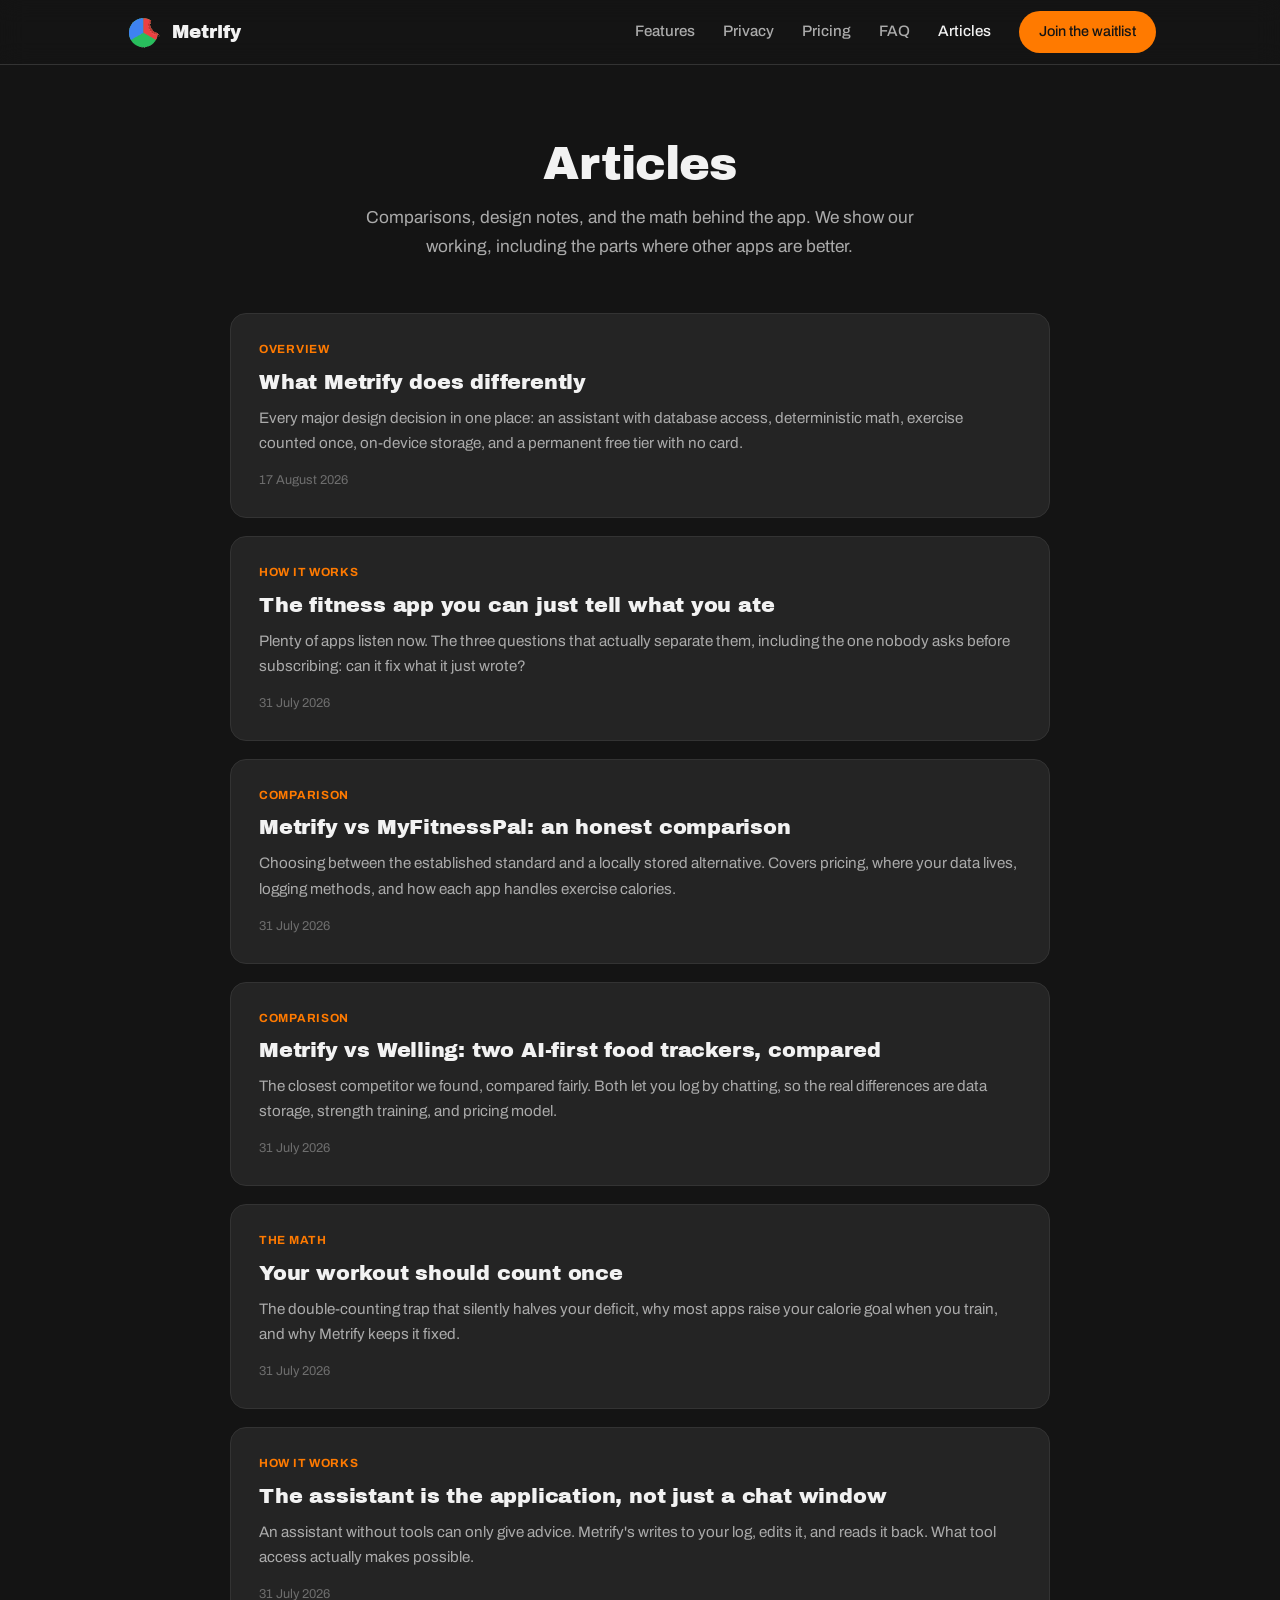
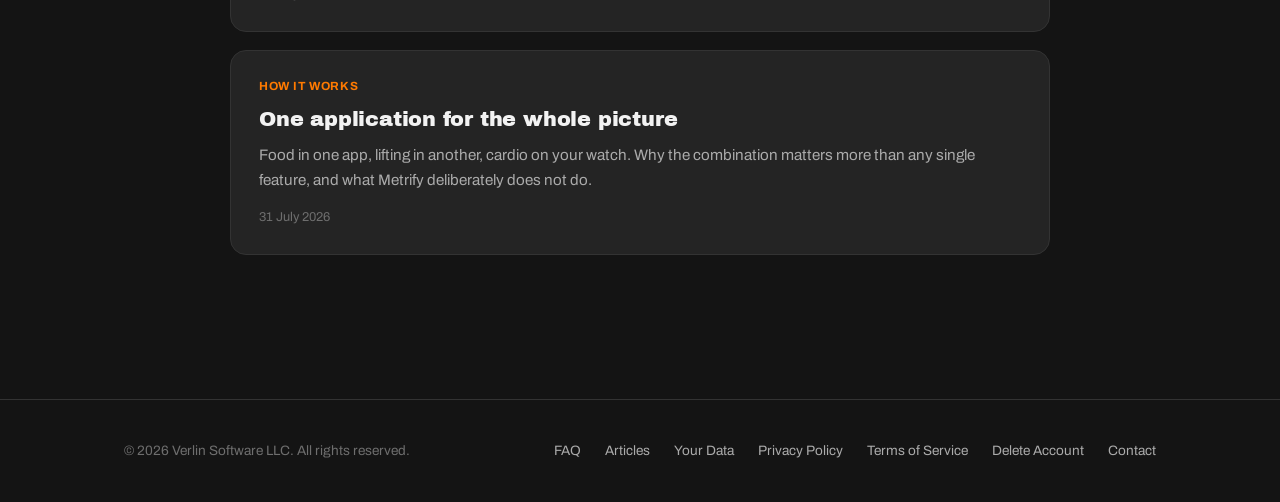
<file: articles/index.html>
<!DOCTYPE html>
<html lang="en">
<head>
<meta charset="UTF-8">
<meta name="viewport" content="width=device-width, initial-scale=1.0">
<title>Articles | Metrify</title>
<meta name="description" content="Comparisons, design notes, and the math behind Metrify. How we handle exercise calories, why the assistant has database access, and how we stack up against other trackers.">
<meta property="og:type" content="website">
<meta property="og:site_name" content="Metrify">
<meta property="og:title" content="Articles | Metrify">
<meta property="og:description" content="Comparisons, design notes, and the math behind Metrify. How we handle exercise calories, why the assistant has database access, and how we stack up against other trackers.">
<meta property="og:url" content="https://metrify.fit/articles/">
<meta property="og:image" content="https://metrify.fit/resources/og-card.png">
<meta property="og:image:width" content="1200">
<meta property="og:image:height" content="630">
<meta property="og:image:alt" content="Metrify: the fitness tracker you can just talk to">
<meta name="twitter:card" content="summary_large_image">
<meta name="twitter:title" content="Articles | Metrify">
<meta name="twitter:description" content="Comparisons, design notes, and the math behind Metrify. How we handle exercise calories, why the assistant has database access, and how we stack up against other trackers.">
<meta name="twitter:image" content="https://metrify.fit/resources/og-card.png">
<link rel="canonical" href="https://metrify.fit/articles/">
<link rel="icon" href="/favicon.ico" sizes="48x48">
<link rel="icon" href="/metrify_logo.svg" type="image/svg+xml">
<link rel="icon" href="/favicon-96.png" type="image/png" sizes="96x96">
<link rel="icon" href="/favicon-192.png" type="image/png" sizes="192x192">
<link rel="apple-touch-icon" href="/apple-touch-icon.png">
<link rel="preconnect" href="https://fonts.googleapis.com">
<link rel="preconnect" href="https://fonts.gstatic.com" crossorigin>
<link href="https://fonts.googleapis.com/css2?family=Archivo:wght@400;500;600;700&family=Archivo+Black&display=swap" rel="stylesheet">
<link rel="stylesheet" href="article.css">
<script type="application/ld+json">
{
  "@context": "https://schema.org",
  "@type": "Blog",
  "name": "Metrify Articles",
  "description": "Comparisons, design notes, and the math behind Metrify.",
  "url": "https://metrify.fit/articles/",
  "publisher": { "@type": "Organization", "name": "Metrify" },
  "blogPost": [
    { "@type": "BlogPosting", "headline": "What Metrify does differently", "url": "https://metrify.fit/articles/what-metrify-does-differently.html", "datePublished": "2026-08-17" },
    { "@type": "BlogPosting", "headline": "The fitness app you can just tell what you ate", "url": "https://metrify.fit/articles/just-tell-it-what-you-ate.html", "datePublished": "2026-07-31" },
    { "@type": "BlogPosting", "headline": "Metrify vs MyFitnessPal: an honest comparison", "url": "https://metrify.fit/articles/metrify-vs-myfitnesspal.html", "datePublished": "2026-07-31" },
    { "@type": "BlogPosting", "headline": "Metrify vs Welling: two AI-first food trackers, compared", "url": "https://metrify.fit/articles/metrify-vs-welling.html", "datePublished": "2026-07-31" },
    { "@type": "BlogPosting", "headline": "Your workout should count once", "url": "https://metrify.fit/articles/your-workout-should-count-once.html", "datePublished": "2026-07-31" },
    { "@type": "BlogPosting", "headline": "The assistant is the application, not just a chat window", "url": "https://metrify.fit/articles/the-chatbot-is-the-app.html", "datePublished": "2026-07-31" },
    { "@type": "BlogPosting", "headline": "One application for the whole picture", "url": "https://metrify.fit/articles/one-app-whole-picture.html", "datePublished": "2026-07-31" }
  ]
}
</script>
</head>
<body>

<nav>
  <div class="wrap nav-inner">
    <a class="logo" href="../index.html"><img class="logo-mark" src="../metrify_logo.svg" alt="Metrify logo">Metrify</a>
    <div class="nav-links">
      <a class="anchor-link" href="../index.html#features">Features</a>
      <a class="anchor-link" href="../index.html#privacy">Privacy</a>
      <a class="anchor-link" href="../index.html#pricing">Pricing</a>
      <a href="../faq.html">FAQ</a>
      <a href="index.html" class="current">Articles</a>
      <a href="https://docs.google.com/forms/d/e/1FAIpQLScR_Rp7votPh9bJqfgML_lUJDGCzVk3PJwj7MtibfAYZPuT9g/viewform" target="_blank" rel="noopener" class="btn btn-primary">Join the waitlist</a>
    </div>
  </div>
</nav>

<header class="index-head wrap">
  <h1>Articles</h1>
  <p>Comparisons, design notes, and the math behind the app. We show our working, including the parts where other apps are better.</p>
</header>

<main class="wrap card-list">

  <a class="card" href="what-metrify-does-differently.html">
    <span class="kicker">Overview</span>
    <h2>What Metrify does differently</h2>
    <p>Every major design decision in one place: an assistant with database access, deterministic math, exercise counted once, on-device storage, and a permanent free tier with no card.</p>
    <span class="date">17 August 2026</span>
  </a>

  <a class="card" href="just-tell-it-what-you-ate.html">
    <span class="kicker">How it works</span>
    <h2>The fitness app you can just tell what you ate</h2>
    <p>Plenty of apps listen now. The three questions that actually separate them, including the one nobody asks before subscribing: can it fix what it just wrote?</p>
    <span class="date">31 July 2026</span>
  </a>

  <a class="card" href="metrify-vs-myfitnesspal.html">
    <span class="kicker">Comparison</span>
    <h2>Metrify vs MyFitnessPal: an honest comparison</h2>
    <p>Choosing between the established standard and a locally stored alternative. Covers pricing, where your data lives, logging methods, and how each app handles exercise calories.</p>
    <span class="date">31 July 2026</span>
  </a>

  <a class="card" href="metrify-vs-welling.html">
    <span class="kicker">Comparison</span>
    <h2>Metrify vs Welling: two AI-first food trackers, compared</h2>
    <p>The closest competitor we found, compared fairly. Both let you log by chatting, so the real differences are data storage, strength training, and pricing model.</p>
    <span class="date">31 July 2026</span>
  </a>

  <a class="card" href="your-workout-should-count-once.html">
    <span class="kicker">The math</span>
    <h2>Your workout should count once</h2>
    <p>The double-counting trap that silently halves your deficit, why most apps raise your calorie goal when you train, and why Metrify keeps it fixed.</p>
    <span class="date">31 July 2026</span>
  </a>

  <a class="card" href="the-chatbot-is-the-app.html">
    <span class="kicker">How it works</span>
    <h2>The assistant is the application, not just a chat window</h2>
    <p>An assistant without tools can only give advice. Metrify's writes to your log, edits it, and reads it back. What tool access actually makes possible.</p>
    <span class="date">31 July 2026</span>
  </a>

  <a class="card" href="one-app-whole-picture.html">
    <span class="kicker">How it works</span>
    <h2>One application for the whole picture</h2>
    <p>Food in one app, lifting in another, cardio on your watch. Why the combination matters more than any single feature, and what Metrify deliberately does not do.</p>
    <span class="date">31 July 2026</span>
  </a>

</main>

<footer>
  <div class="wrap footer-inner">
    <div>&copy; 2026 Verlin Software LLC. All rights reserved.</div>
    <div class="footer-links">
      <a href="../faq.html">FAQ</a>
      <a href="index.html">Articles</a>
      <a href="../your-data.html">Your Data</a>
      <a href="../privacy.html">Privacy Policy</a>
      <a href="../terms.html">Terms of Service</a>
      <a href="../delete-account.html">Delete Account</a>
      <a href="mailto:support@metrify.fit">Contact</a>
    </div>
  </div>
</footer>

</body>
</html>
</file>
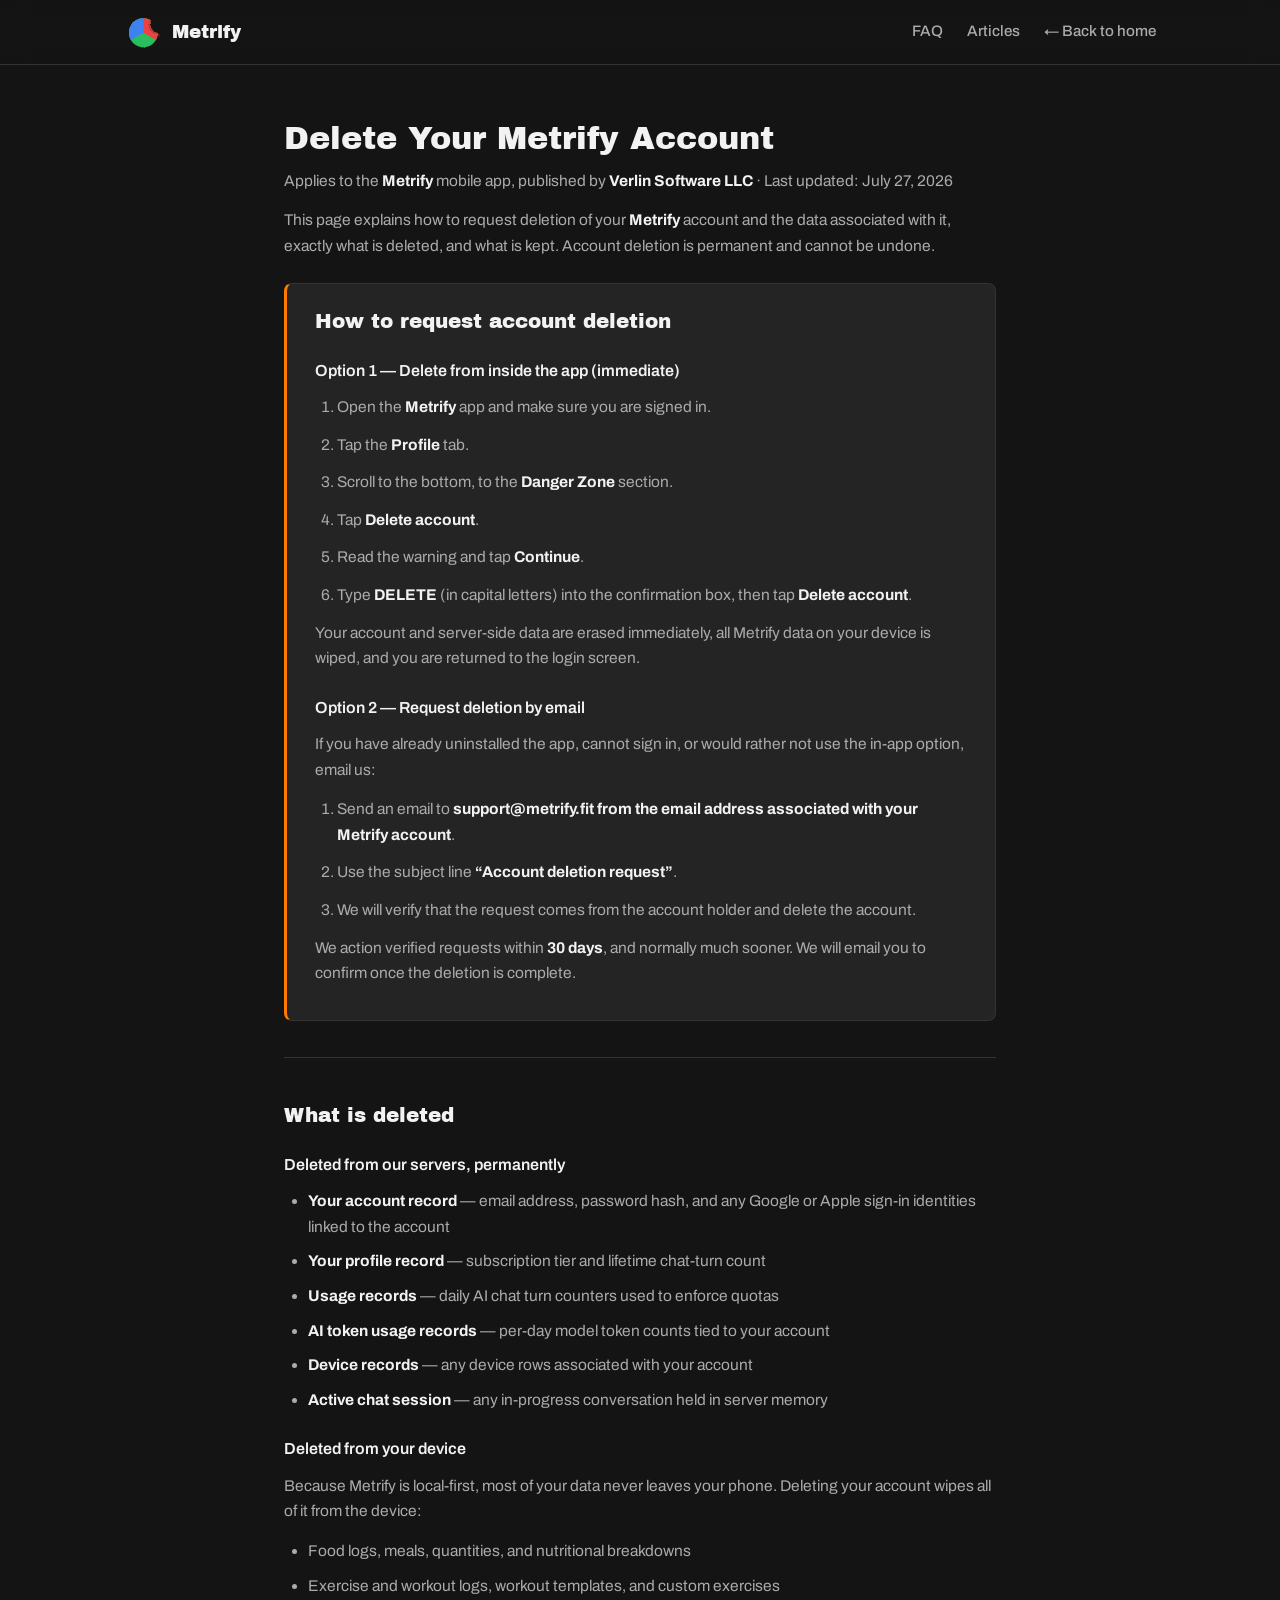
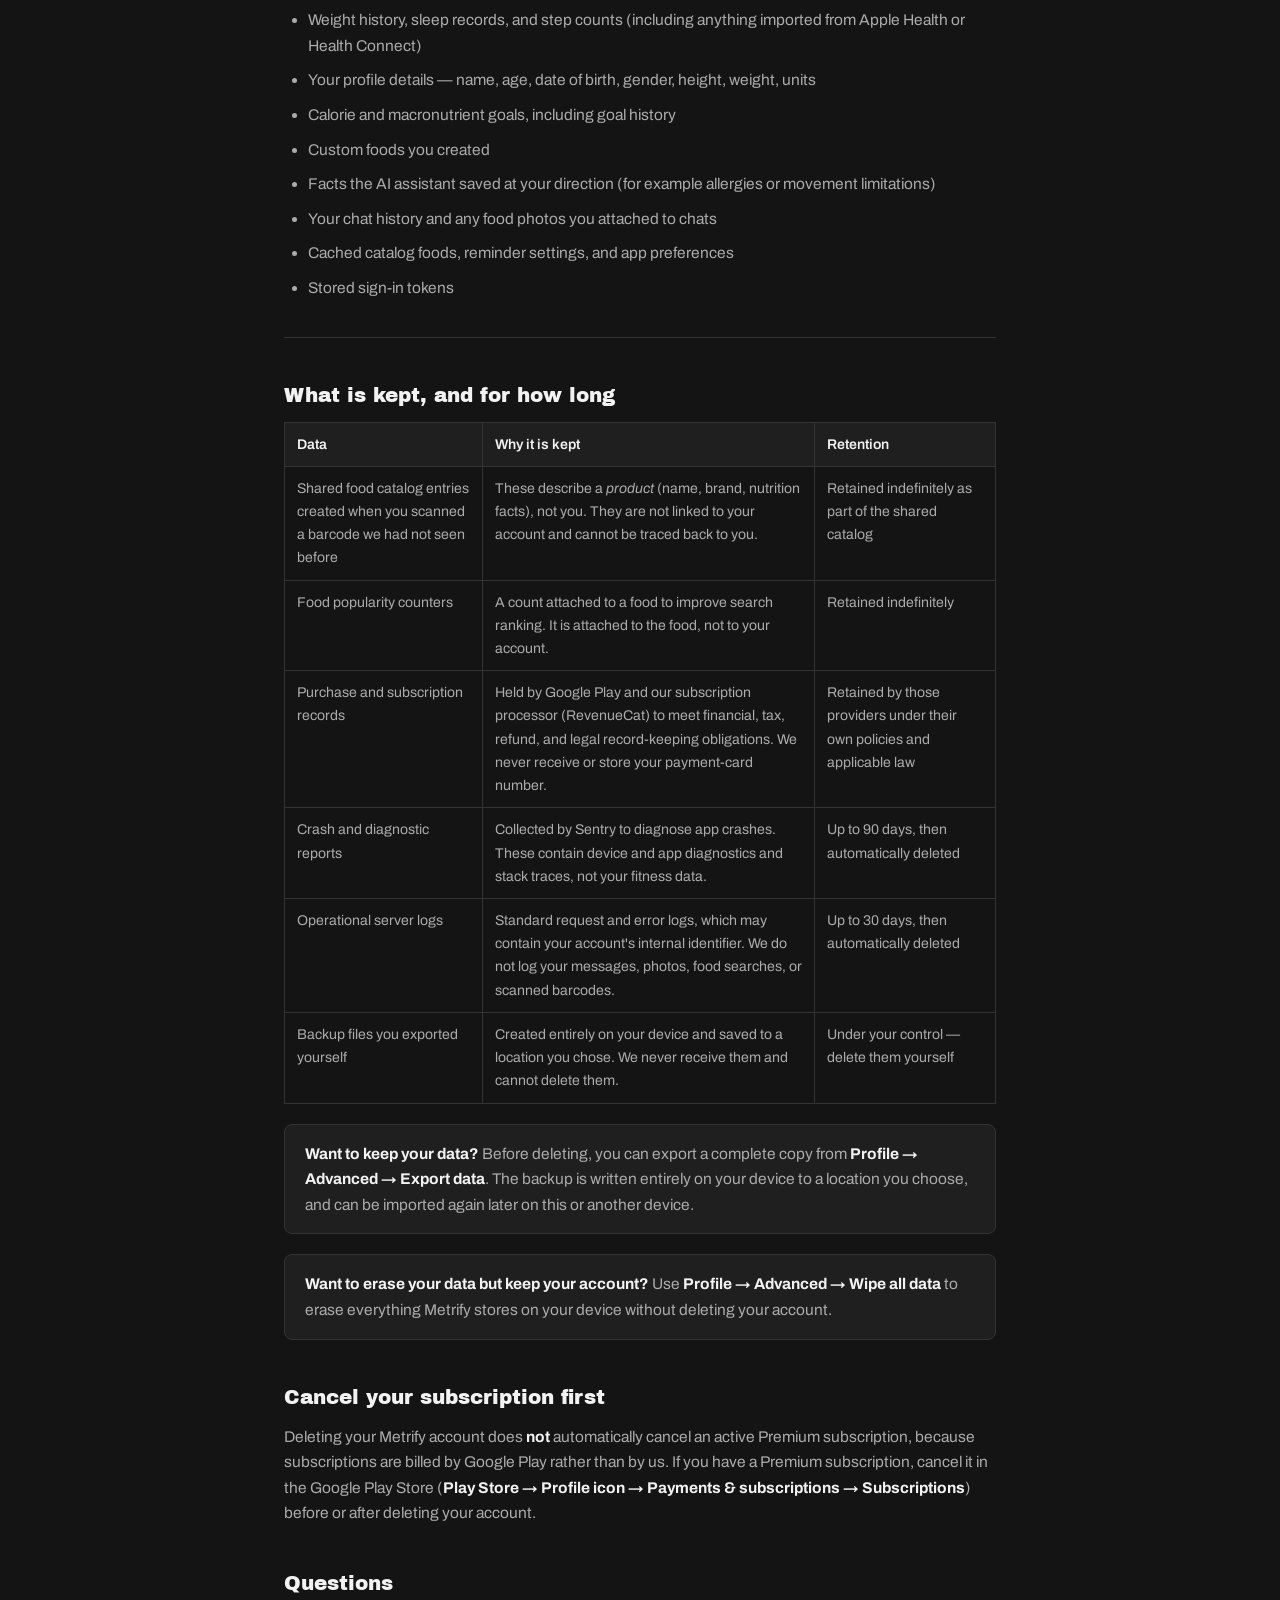
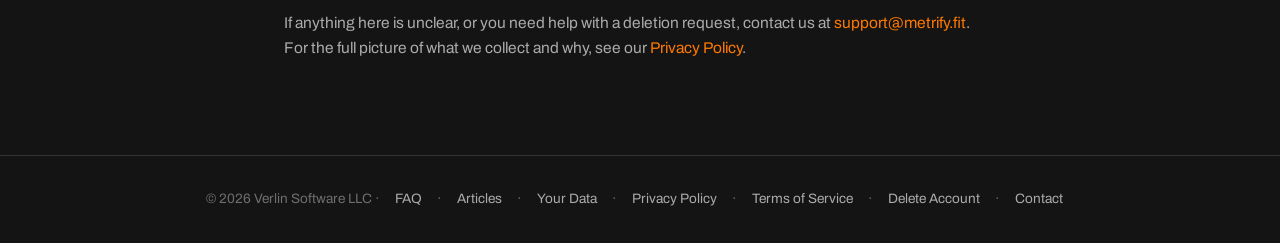
<file: delete-account.html>
<!DOCTYPE html>
<html lang="en">
<head>
<meta charset="UTF-8">
<meta name="viewport" content="width=device-width, initial-scale=1.0">
<title>Delete Your Metrify Account — Metrify</title>
<meta property="og:title" content="Delete Your Metrify Account — Metrify">
<meta property="og:site_name" content="Metrify">
<meta property="og:url" content="https://metrify.fit/delete-account.html">
<meta property="og:image" content="https://metrify.fit/resources/og-card.png">
<meta name="twitter:card" content="summary_large_image">
<meta name="description" content="How to request deletion of your Metrify account and associated data, what gets deleted, and what is kept.">
<link rel="icon" href="/favicon.ico" sizes="48x48">
<link rel="icon" href="/metrify_logo.svg" type="image/svg+xml">
<link rel="icon" href="/favicon-96.png" type="image/png" sizes="96x96">
<link rel="icon" href="/favicon-192.png" type="image/png" sizes="192x192">
<link rel="apple-touch-icon" href="/apple-touch-icon.png">
<link rel="preconnect" href="https://fonts.googleapis.com">
<link rel="preconnect" href="https://fonts.gstatic.com" crossorigin>
<link href="https://fonts.googleapis.com/css2?family=Archivo:wght@400;500;600;700&family=Archivo+Black&display=swap" rel="stylesheet">
<style>
  :root {
    --brand:        #FF7A00;
    --bg:           #141414;
    --bg-raised:    #1f1f1f;
    --bg-card:      #242424;
    --border:       #333333;
    --text:         #f2f2f2;
    --text-dim:     #ababab;
    --text-faint:   #6e6e6e;
    --font-display: "Archivo Black", "Arial Black", "Segoe UI", sans-serif;
    --font-body:    "Archivo", "Segoe UI", Roboto, Helvetica, Arial, sans-serif;
  }
  * { margin: 0; padding: 0; box-sizing: border-box; }
  body {
    font-family: var(--font-body);
    background: var(--bg); color: var(--text);
    line-height: 1.65; -webkit-font-smoothing: antialiased;
  }
  a { color: var(--brand); text-decoration: none; }
  a:hover { text-decoration: underline; }

  nav {
    position: sticky; top: 0; z-index: 50;
    background: rgba(20, 20, 20, 0.85); backdrop-filter: blur(12px);
    border-bottom: 1px solid var(--border);
  }
  .nav-inner {
    max-width: 1080px; margin: 0 auto; padding: 0 24px;
    display: flex; align-items: center; justify-content: space-between; height: 64px;
  }
  .logo {
    display: flex; align-items: center; gap: 10px;
    font-family: var(--font-display); font-weight: 400;
    font-size: 1.15rem; color: var(--text);
  }
  .logo:hover { text-decoration: none; }
  .logo-mark { height: 34px; width: auto; display: block; }
  .nav-back { color: var(--text-dim); font-size: 0.95rem; }
  .nav-links { display: flex; gap: 24px; align-items: center; }
  .nav-links a { color: var(--text-dim); font-size: 0.95rem; font-weight: 500; }
  .nav-links a:hover { color: var(--text); }
  @media (max-width: 560px) {
    .nav-links { gap: 14px; }
    .nav-links a { font-size: 0.85rem; }
    .nav-back { display: none; }
  }

  .doc { max-width: 760px; margin: 0 auto; padding: 56px 24px 80px; }
  .doc h1 { font-family: var(--font-display); font-weight: 400; font-size: 2rem; line-height: 1.15; margin-bottom: 10px; }
  .doc-meta { color: var(--text-faint); font-size: 0.9rem; margin-bottom: 36px; }
  .doc h2 {
    font-family: var(--font-display); font-weight: 400; font-size: 1.25rem;
    margin: 44px 0 14px; line-height: 1.3;
  }
  .doc h3 { font-size: 1rem; font-weight: 600; color: var(--text); margin: 24px 0 10px; }
  .doc p { color: var(--text-dim); margin-bottom: 14px; font-size: 0.97rem; }
  .doc strong { color: var(--text); }
  .doc ul, .doc ol { padding-left: 24px; margin-bottom: 16px; }
  .doc li { color: var(--text-dim); margin-bottom: 9px; font-size: 0.97rem; }
  .doc hr { border: none; border-top: 1px solid var(--border); margin: 36px 0; }
  .table-scroll { overflow-x: auto; margin-bottom: 16px; }
  .doc table { border-collapse: collapse; width: 100%; font-size: 0.88rem; min-width: 560px; }
  .doc th, .doc td { border: 1px solid var(--border); padding: 10px 12px; text-align: left; vertical-align: top; }
  .doc th { color: var(--text); background: var(--bg-raised); font-weight: 600; }
  .doc td { color: var(--text-dim); }
  .fine { font-size: 0.85rem; color: var(--text-faint); font-style: italic; }

  .steps-card {
    background: var(--bg-card); border: 1px solid var(--border);
    border-left: 3px solid var(--brand);
    border-radius: 8px; padding: 24px 28px 20px; margin: 24px 0 8px;
  }
  .steps-card h2 { margin-top: 0; }
  .steps-card ol { padding-left: 22px; margin-bottom: 4px; }
  .steps-card li { margin-bottom: 12px; }
  .steps-card li strong { color: var(--text); }

  .callout {
    background: var(--bg-raised); border: 1px solid var(--border);
    border-radius: 8px; padding: 16px 20px; margin: 20px 0;
  }
  .callout p:last-child { margin-bottom: 0; }

  footer { border-top: 1px solid var(--border); padding: 32px 24px; text-align: center; color: var(--text-faint); font-size: 0.85rem; }
  footer a { color: var(--text-dim); margin: 0 12px; }
</style>
</head>
<body>

<nav>
  <div class="nav-inner">
    <a class="logo" href="index.html"><img class="logo-mark" src="metrify_logo.svg" alt="Metrify logo">Metrify</a>
    <div class="nav-links">
      <a href="faq.html">FAQ</a>
      <a href="articles/index.html">Articles</a>
      <a class="nav-back" href="index.html">&larr; Back to home</a>
    </div>
  </div>
</nav>

<main class="doc">
  <h1>Delete Your Metrify Account</h1>
  <p class="doc-meta">Applies to the <strong>Metrify</strong> mobile app, published by <strong>Verlin Software LLC</strong> &middot; Last updated: July 27, 2026</p>

  <p>This page explains how to request deletion of your <strong>Metrify</strong> account and the data associated with it, exactly what is deleted, and what is kept. Account deletion is permanent and cannot be undone.</p>

  <div class="steps-card">
    <h2>How to request account deletion</h2>

    <h3>Option 1 — Delete from inside the app (immediate)</h3>
    <ol>
      <li>Open the <strong>Metrify</strong> app and make sure you are signed in.</li>
      <li>Tap the <strong>Profile</strong> tab.</li>
      <li>Scroll to the bottom, to the <strong>Danger Zone</strong> section.</li>
      <li>Tap <strong>Delete account</strong>.</li>
      <li>Read the warning and tap <strong>Continue</strong>.</li>
      <li>Type <strong>DELETE</strong> (in capital letters) into the confirmation box, then tap <strong>Delete account</strong>.</li>
    </ol>
    <p>Your account and server-side data are erased immediately, all Metrify data on your device is wiped, and you are returned to the login screen.</p>

    <h3>Option 2 — Request deletion by email</h3>
    <p>If you have already uninstalled the app, cannot sign in, or would rather not use the in-app option, email us:</p>
    <ol>
      <li>Send an email to <a href="mailto:support@metrify.fit?subject=Account%20deletion%20request"><strong>support@metrify.fit</strong></a> <strong>from the email address associated with your Metrify account</strong>.</li>
      <li>Use the subject line <strong>&ldquo;Account deletion request&rdquo;</strong>.</li>
      <li>We will verify that the request comes from the account holder and delete the account.</li>
    </ol>
    <p>We action verified requests within <strong>30 days</strong>, and normally much sooner. We will email you to confirm once the deletion is complete.</p>
  </div>

  <hr>

  <h2>What is deleted</h2>

  <h3>Deleted from our servers, permanently</h3>
  <ul>
    <li><strong>Your account record</strong> &mdash; email address, password hash, and any Google or Apple sign-in identities linked to the account</li>
    <li><strong>Your profile record</strong> &mdash; subscription tier and lifetime chat-turn count</li>
    <li><strong>Usage records</strong> &mdash; daily AI chat turn counters used to enforce quotas</li>
    <li><strong>AI token usage records</strong> &mdash; per-day model token counts tied to your account</li>
    <li><strong>Device records</strong> &mdash; any device rows associated with your account</li>
    <li><strong>Active chat session</strong> &mdash; any in-progress conversation held in server memory</li>
  </ul>

  <h3>Deleted from your device</h3>
  <p>Because Metrify is local-first, most of your data never leaves your phone. Deleting your account wipes all of it from the device:</p>
  <ul>
    <li>Food logs, meals, quantities, and nutritional breakdowns</li>
    <li>Exercise and workout logs, workout templates, and custom exercises</li>
    <li>Weight history, sleep records, and step counts (including anything imported from Apple Health or Health Connect)</li>
    <li>Your profile details &mdash; name, age, date of birth, gender, height, weight, units</li>
    <li>Calorie and macronutrient goals, including goal history</li>
    <li>Custom foods you created</li>
    <li>Facts the AI assistant saved at your direction (for example allergies or movement limitations)</li>
    <li>Your chat history and any food photos you attached to chats</li>
    <li>Cached catalog foods, reminder settings, and app preferences</li>
    <li>Stored sign-in tokens</li>
  </ul>

  <hr>

  <h2>What is kept, and for how long</h2>

  <div class="table-scroll">
    <table>
      <thead>
        <tr><th>Data</th><th>Why it is kept</th><th>Retention</th></tr>
      </thead>
      <tbody>
        <tr>
          <td>Shared food catalog entries created when you scanned a barcode we had not seen before</td>
          <td>These describe a <em>product</em> (name, brand, nutrition facts), not you. They are not linked to your account and cannot be traced back to you.</td>
          <td>Retained indefinitely as part of the shared catalog</td>
        </tr>
        <tr>
          <td>Food popularity counters</td>
          <td>A count attached to a food to improve search ranking. It is attached to the food, not to your account.</td>
          <td>Retained indefinitely</td>
        </tr>
        <tr>
          <td>Purchase and subscription records</td>
          <td>Held by Google Play and our subscription processor (RevenueCat) to meet financial, tax, refund, and legal record-keeping obligations. We never receive or store your payment-card number.</td>
          <td>Retained by those providers under their own policies and applicable law</td>
        </tr>
        <tr>
          <td>Crash and diagnostic reports</td>
          <td>Collected by Sentry to diagnose app crashes. These contain device and app diagnostics and stack traces, not your fitness data.</td>
          <td>Up to 90 days, then automatically deleted</td>
        </tr>
        <tr>
          <td>Operational server logs</td>
          <td>Standard request and error logs, which may contain your account's internal identifier. We do not log your messages, photos, food searches, or scanned barcodes.</td>
          <td>Up to 30 days, then automatically deleted</td>
        </tr>
        <tr>
          <td>Backup files you exported yourself</td>
          <td>Created entirely on your device and saved to a location you chose. We never receive them and cannot delete them.</td>
          <td>Under your control &mdash; delete them yourself</td>
        </tr>
      </tbody>
    </table>
  </div>

  <div class="callout">
    <p><strong>Want to keep your data?</strong> Before deleting, you can export a complete copy from <strong>Profile &rarr; Advanced &rarr; Export data</strong>. The backup is written entirely on your device to a location you choose, and can be imported again later on this or another device.</p>
  </div>

  <div class="callout">
    <p><strong>Want to erase your data but keep your account?</strong> Use <strong>Profile &rarr; Advanced &rarr; Wipe all data</strong> to erase everything Metrify stores on your device without deleting your account.</p>
  </div>

  <h2>Cancel your subscription first</h2>
  <p>Deleting your Metrify account does <strong>not</strong> automatically cancel an active Premium subscription, because subscriptions are billed by Google Play rather than by us. If you have a Premium subscription, cancel it in the Google Play Store (<strong>Play Store &rarr; Profile icon &rarr; Payments &amp; subscriptions &rarr; Subscriptions</strong>) before or after deleting your account.</p>

  <h2>Questions</h2>
  <p>If anything here is unclear, or you need help with a deletion request, contact us at <a href="mailto:support@metrify.fit">support@metrify.fit</a>. For the full picture of what we collect and why, see our <a href="privacy.html">Privacy Policy</a>.</p>
</main>

<footer>
  &copy; 2026 Verlin Software LLC &middot; <a href="faq.html">FAQ</a> &middot; <a href="articles/index.html">Articles</a> &middot; <a href="your-data.html">Your Data</a> &middot; <a href="privacy.html">Privacy Policy</a> &middot; <a href="terms.html">Terms of Service</a> &middot; <a href="delete-account.html">Delete Account</a> &middot; <a href="mailto:support@metrify.fit">Contact</a>
</footer>

</body>
</html>
</file>
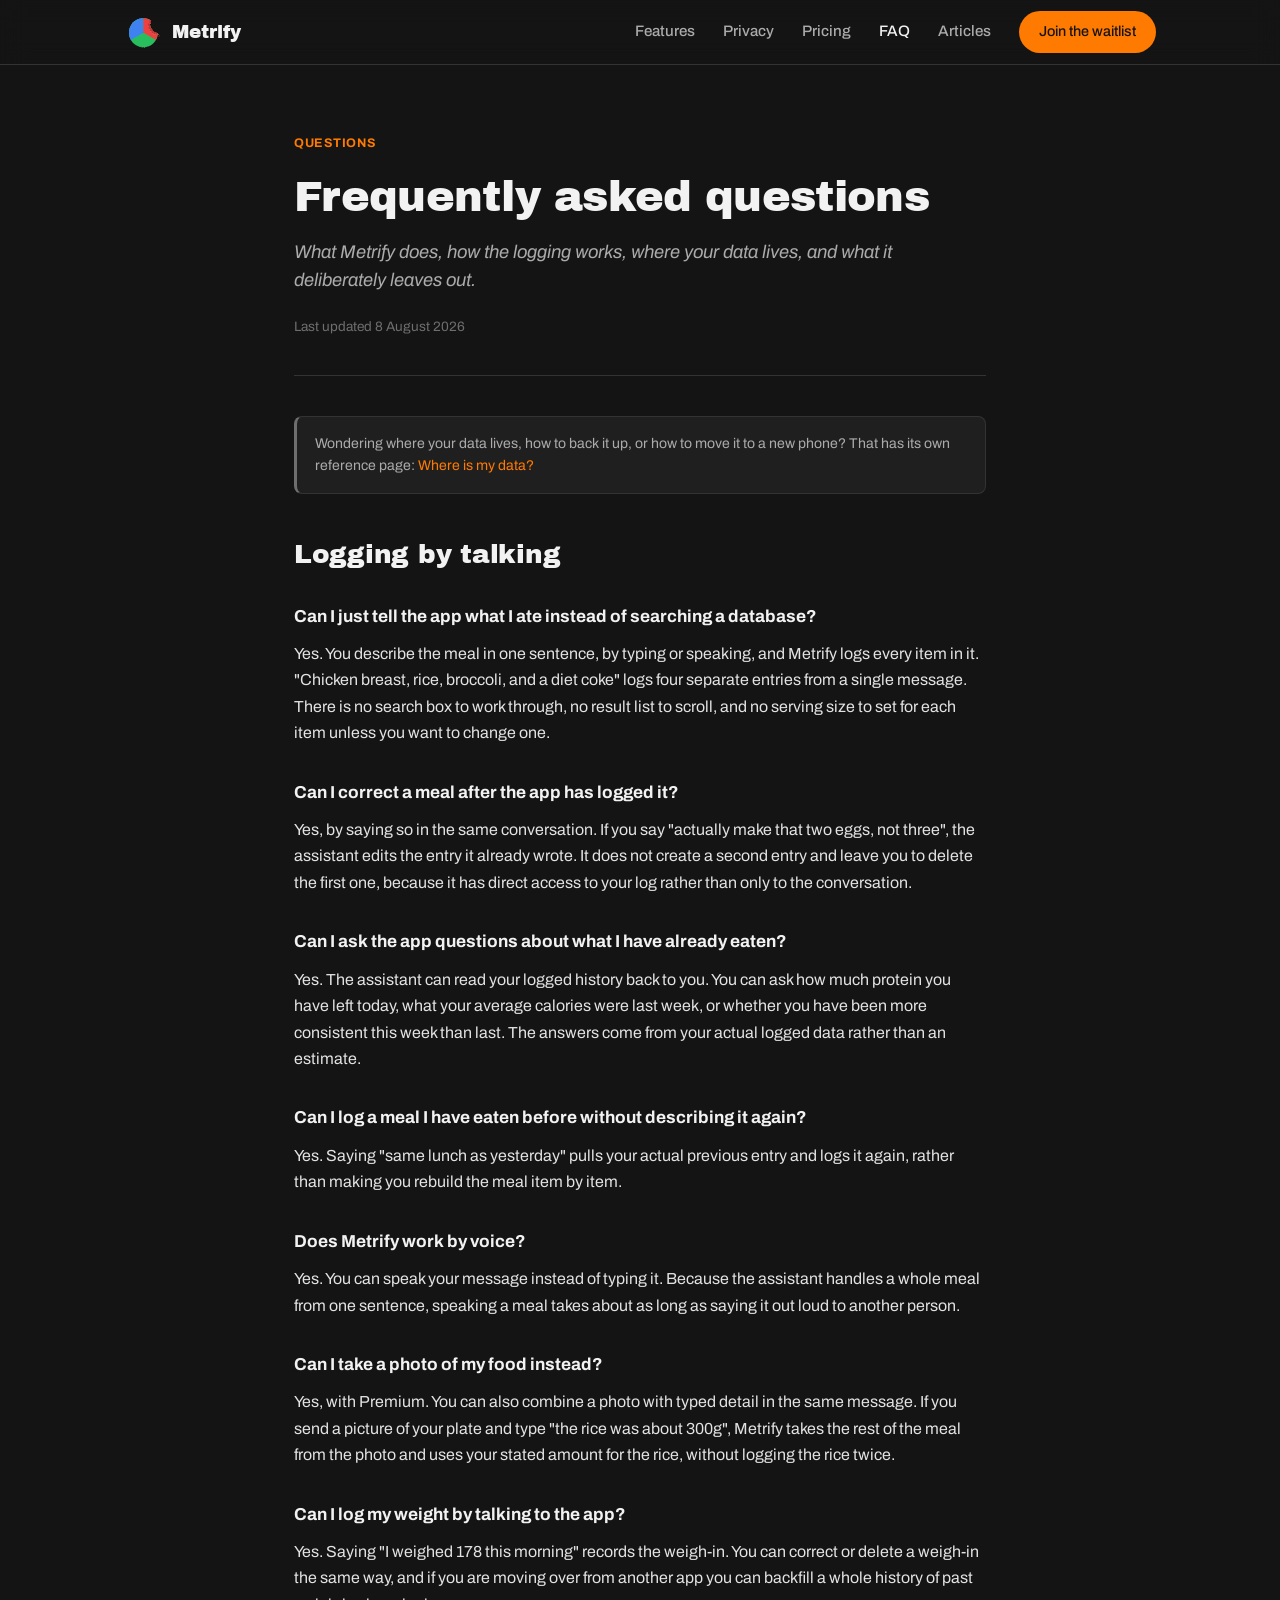
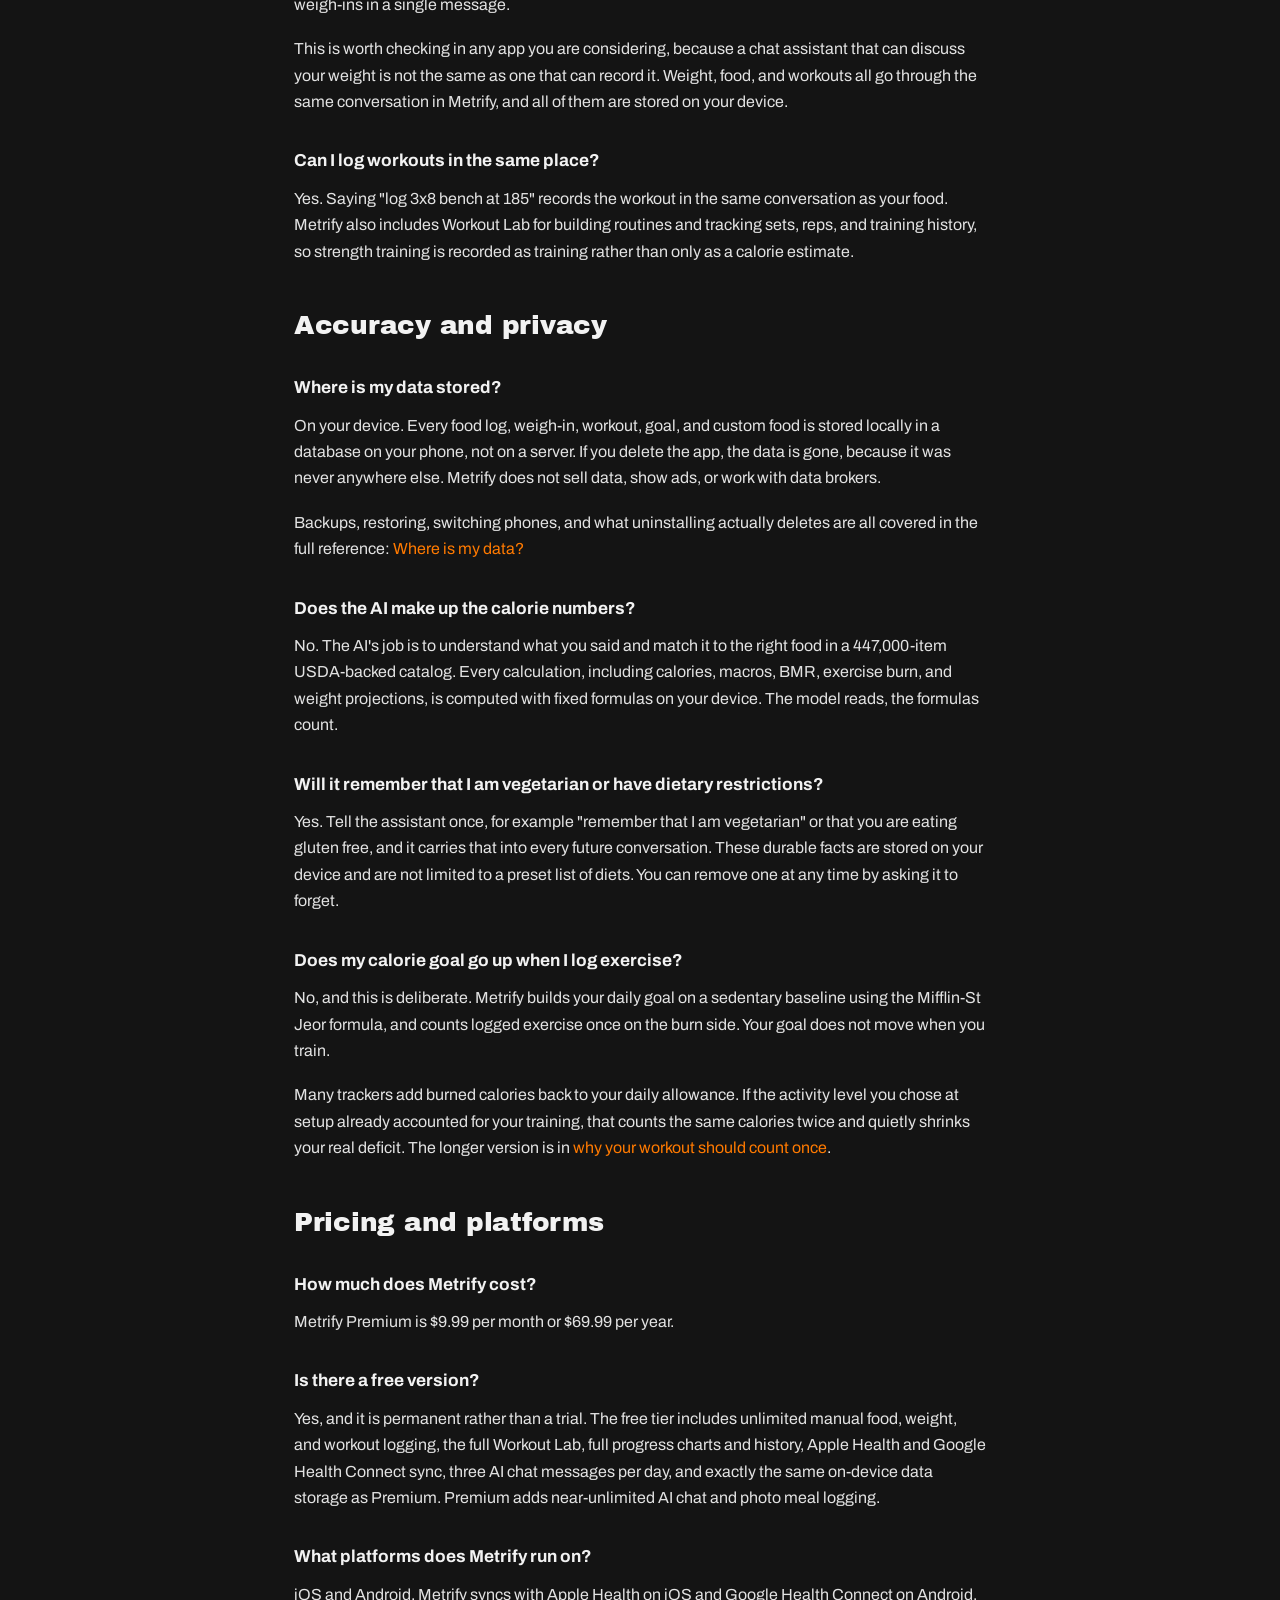
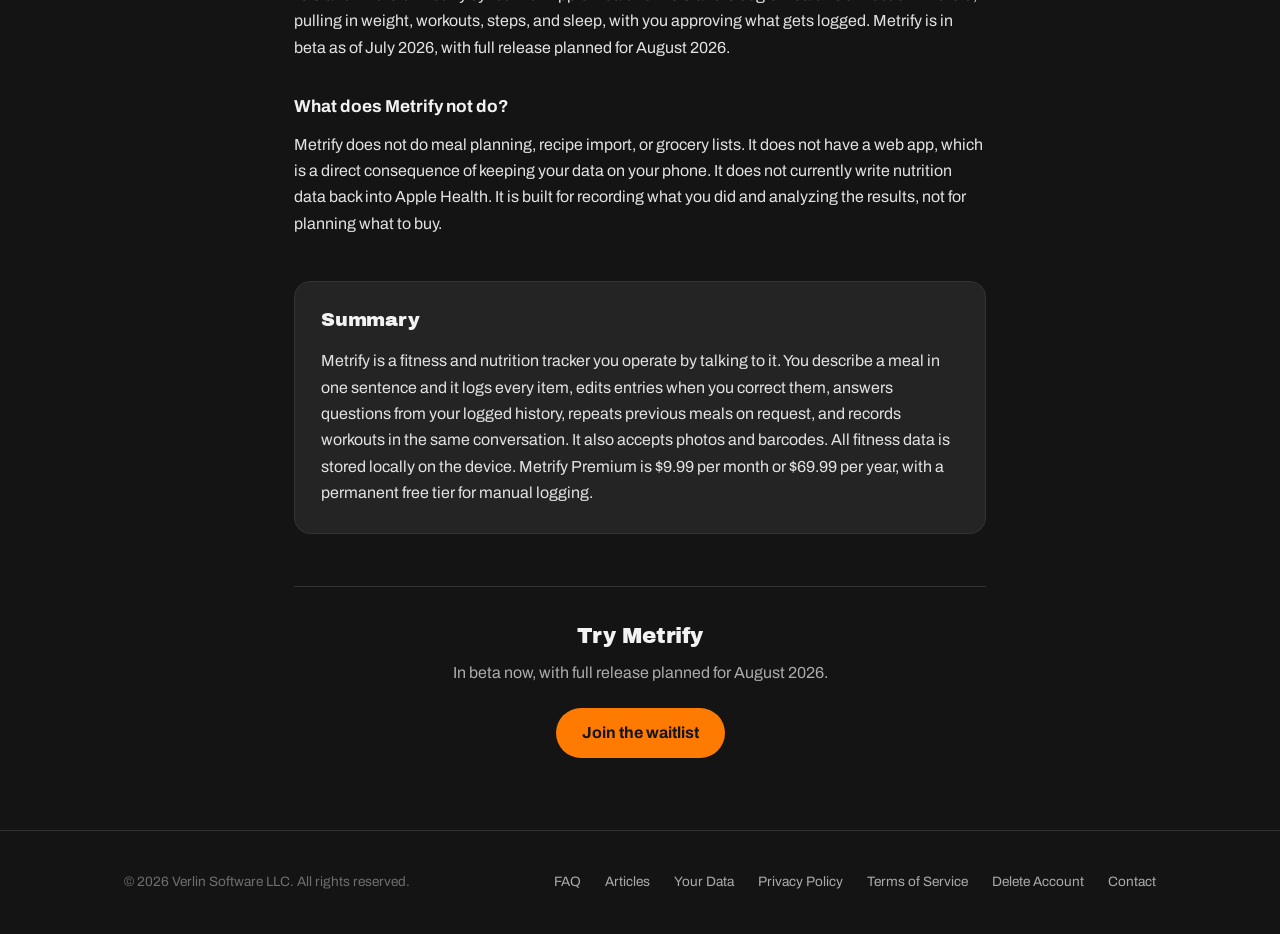
<file: faq.html>
<!DOCTYPE html>
<html lang="en">
<head>
<meta charset="UTF-8">
<meta name="viewport" content="width=device-width, initial-scale=1.0">
<title>Metrify FAQ: can I just tell an app what I ate?</title>
<meta name="description" content="Answers about logging food by talking, correcting entries in chat, photo logging, where your data is stored, pricing, and what Metrify does not do.">
<meta property="og:type" content="website">
<meta property="og:site_name" content="Metrify">
<meta property="og:title" content="Metrify FAQ: can I just tell an app what I ate?">
<meta property="og:description" content="Answers about logging food by talking, correcting entries in chat, photo logging, where your data is stored, pricing, and what Metrify does not do.">
<meta property="og:url" content="https://metrify.fit/faq.html">
<meta property="og:image" content="https://metrify.fit/resources/og-card.png">
<meta property="og:image:width" content="1200">
<meta property="og:image:height" content="630">
<meta property="og:image:alt" content="Metrify: the fitness tracker you can just talk to">
<meta name="twitter:card" content="summary_large_image">
<meta name="twitter:title" content="Metrify FAQ: can I just tell an app what I ate?">
<meta name="twitter:description" content="Answers about logging food by talking, correcting entries in chat, photo logging, where your data is stored, pricing, and what Metrify does not do.">
<meta name="twitter:image" content="https://metrify.fit/resources/og-card.png">
<link rel="canonical" href="https://metrify.fit/faq.html">
<link rel="icon" href="/favicon.ico" sizes="48x48">
<link rel="icon" href="/metrify_logo.svg" type="image/svg+xml">
<link rel="icon" href="/favicon-96.png" type="image/png" sizes="96x96">
<link rel="icon" href="/favicon-192.png" type="image/png" sizes="192x192">
<link rel="apple-touch-icon" href="/apple-touch-icon.png">
<link rel="preconnect" href="https://fonts.googleapis.com">
<link rel="preconnect" href="https://fonts.gstatic.com" crossorigin>
<link href="https://fonts.googleapis.com/css2?family=Archivo:wght@400;500;600;700&family=Archivo+Black&display=swap" rel="stylesheet">
<link rel="stylesheet" href="articles/article.css">
<script type="application/ld+json">
{
  "@context": "https://schema.org",
  "@type": "FAQPage",
  "mainEntity": [
    {
      "@type": "Question",
      "name": "Can I just tell the app what I ate instead of searching a database?",
      "acceptedAnswer": { "@type": "Answer", "text": "Yes. You describe the meal in one sentence, by typing or speaking, and Metrify logs every item in it. \"Chicken breast, rice, broccoli, and a diet coke\" logs four separate entries from a single message. There is no search box to work through, no result list to scroll, and no serving size to set for each item unless you want to change one." }
    },
    {
      "@type": "Question",
      "name": "Can I correct a meal after the app has logged it?",
      "acceptedAnswer": { "@type": "Answer", "text": "Yes, by saying so in the same conversation. If you say \"actually make that two eggs, not three\", the assistant edits the entry it already wrote. It does not create a second entry and leave you to delete the first one, because it has direct access to your log rather than only to the conversation." }
    },
    {
      "@type": "Question",
      "name": "Can I ask the app questions about what I have already eaten?",
      "acceptedAnswer": { "@type": "Answer", "text": "Yes. The assistant can read your logged history back to you. You can ask how much protein you have left today, what your average calories were last week, or whether you have been more consistent this week than last, and the answers come from your actual logged data rather than an estimate." }
    },
    {
      "@type": "Question",
      "name": "Can I log a meal I have eaten before without describing it again?",
      "acceptedAnswer": { "@type": "Answer", "text": "Yes. Saying \"same lunch as yesterday\" pulls your actual previous entry and logs it again, rather than making you rebuild the meal item by item." }
    },
    {
      "@type": "Question",
      "name": "Does Metrify work by voice?",
      "acceptedAnswer": { "@type": "Answer", "text": "Yes. You can speak your message instead of typing it. Because the assistant handles a whole meal from one sentence, speaking a meal takes about as long as saying it out loud to another person." }
    },
    {
      "@type": "Question",
      "name": "Can I take a photo of my food instead?",
      "acceptedAnswer": { "@type": "Answer", "text": "Yes, with Premium. You can also combine a photo with typed detail in the same message. If you send a picture of your plate and type \"the rice was about 300g\", Metrify takes the rest of the meal from the photo and uses your stated amount for the rice, without logging the rice twice." }
    },
    {
      "@type": "Question",
      "name": "Can I log my weight by talking to the app?",
      "acceptedAnswer": { "@type": "Answer", "text": "Yes. Saying \"I weighed 178 this morning\" records the weigh-in. You can also correct or delete a weigh-in the same way, and backfill a whole history of past weigh-ins in a single message if you are moving over from another app. Weight, food, and workouts all go through the same conversation, and all of them are stored on your device." }
    },
    {
      "@type": "Question",
      "name": "Can I log workouts in the same place?",
      "acceptedAnswer": { "@type": "Answer", "text": "Yes. Saying \"log 3x8 bench at 185\" records the workout in the same conversation as your food. Metrify also includes Workout Lab for building routines and tracking sets, reps, and training history, so strength training is recorded as training rather than only as a calorie estimate." }
    },
    {
      "@type": "Question",
      "name": "Where is my data stored?",
      "acceptedAnswer": { "@type": "Answer", "text": "On your device. Every food log, weigh-in, workout, goal, and custom food is stored locally in a database on your phone, not on a server. If you delete the app, the data is gone, because it was never anywhere else. Metrify does not sell data, show ads, or work with data brokers." }
    },
    {
      "@type": "Question",
      "name": "Does the AI make up the calorie numbers?",
      "acceptedAnswer": { "@type": "Answer", "text": "No. The AI's job is to understand what you said and match it to the right food in a 447,000-item USDA-backed catalog. Every calculation, including calories, macros, BMR, exercise burn, and weight projections, is computed with fixed formulas on your device. The model reads, the formulas count." }
    },
    {
      "@type": "Question",
      "name": "Will it remember that I am vegetarian or have dietary restrictions?",
      "acceptedAnswer": { "@type": "Answer", "text": "Yes. Tell the assistant once, for example \"remember that I am vegetarian\" or that you are eating gluten free, and it carries that into every future conversation. These durable facts are stored on your device and are not limited to a preset list of diets. You can remove one at any time by asking it to forget." }
    },
    {
      "@type": "Question",
      "name": "Does my calorie goal go up when I log exercise?",
      "acceptedAnswer": { "@type": "Answer", "text": "No, and this is deliberate. Metrify builds your daily goal on a sedentary baseline using the Mifflin-St Jeor formula, and counts logged exercise once on the burn side. Your goal does not move when you train. Many trackers add burned calories back to your daily allowance, which double counts your training if the activity level you chose at setup already included it." }
    },
    {
      "@type": "Question",
      "name": "How much does Metrify cost?",
      "acceptedAnswer": { "@type": "Answer", "text": "Metrify Premium is $9.99 per month or $69.99 per year. There is also a free tier at $0 that includes unlimited manual food, weight, and workout logging, the full Workout Lab, full progress charts and history, Apple Health and Google Health Connect sync, three AI chat messages per day, and exactly the same on-device data storage as Premium." }
    },
    {
      "@type": "Question",
      "name": "Is there a free version?",
      "acceptedAnswer": { "@type": "Answer", "text": "Yes. The free tier is permanent, not a trial. Unlimited manual logging, the full Workout Lab, and all progress charts are free forever. Premium adds near-unlimited AI chat and photo meal logging." }
    },
    {
      "@type": "Question",
      "name": "What platforms does Metrify run on?",
      "acceptedAnswer": { "@type": "Answer", "text": "iOS and Android. Metrify syncs with Apple Health on iOS and Google Health Connect on Android, pulling in weight, workouts, steps, and sleep, with the user approving what gets logged. Metrify is in beta as of July 2026, with full release planned for August 2026." }
    },
    {
      "@type": "Question",
      "name": "What does Metrify not do?",
      "acceptedAnswer": { "@type": "Answer", "text": "Metrify does not do meal planning, recipe import, or grocery lists. It does not have a web app, which is a direct consequence of keeping your data on your phone. It does not currently write nutrition data back into Apple Health. It is built for recording what you did and analyzing the results, not for planning what to buy." }
    }
  ]
}
</script>
</head>
<body>

<nav>
  <div class="wrap nav-inner">
    <a class="logo" href="index.html"><img class="logo-mark" src="metrify_logo.svg" alt="Metrify logo">Metrify</a>
    <div class="nav-links">
      <a class="anchor-link" href="index.html#features">Features</a>
      <a class="anchor-link" href="index.html#privacy">Privacy</a>
      <a class="anchor-link" href="index.html#pricing">Pricing</a>
      <a href="faq.html" class="current">FAQ</a>
      <a href="articles/index.html">Articles</a>
      <a href="https://docs.google.com/forms/d/e/1FAIpQLScR_Rp7votPh9bJqfgML_lUJDGCzVk3PJwj7MtibfAYZPuT9g/viewform" target="_blank" rel="noopener" class="btn btn-primary">Join the waitlist</a>
    </div>
  </div>
</nav>

<div class="article-wrap">
  <header class="article-head">
    <span class="eyebrow">Questions</span>
    <h1>Frequently asked questions</h1>
    <p class="standfirst">What Metrify does, how the logging works, where your data lives, and what it deliberately leaves out.</p>
    <p class="byline">Last updated 8 August 2026</p>
  </header>

  <article>
    <div class="notice">
      <p>Wondering where your data lives, how to back it up, or how to move it to a new phone? That has its own reference page: <a href="your-data.html">Where is my data?</a></p>
    </div>

    <h2>Logging by talking</h2>

    <h3>Can I just tell the app what I ate instead of searching a database?</h3>
    <p>Yes. You describe the meal in one sentence, by typing or speaking, and Metrify logs every item in it. "Chicken breast, rice, broccoli, and a diet coke" logs four separate entries from a single message. There is no search box to work through, no result list to scroll, and no serving size to set for each item unless you want to change one.</p>

    <h3>Can I correct a meal after the app has logged it?</h3>
    <p>Yes, by saying so in the same conversation. If you say "actually make that two eggs, not three", the assistant edits the entry it already wrote. It does not create a second entry and leave you to delete the first one, because it has direct access to your log rather than only to the conversation.</p>

    <h3>Can I ask the app questions about what I have already eaten?</h3>
    <p>Yes. The assistant can read your logged history back to you. You can ask how much protein you have left today, what your average calories were last week, or whether you have been more consistent this week than last. The answers come from your actual logged data rather than an estimate.</p>

    <h3>Can I log a meal I have eaten before without describing it again?</h3>
    <p>Yes. Saying "same lunch as yesterday" pulls your actual previous entry and logs it again, rather than making you rebuild the meal item by item.</p>

    <h3>Does Metrify work by voice?</h3>
    <p>Yes. You can speak your message instead of typing it. Because the assistant handles a whole meal from one sentence, speaking a meal takes about as long as saying it out loud to another person.</p>

    <h3>Can I take a photo of my food instead?</h3>
    <p>Yes, with Premium. You can also combine a photo with typed detail in the same message. If you send a picture of your plate and type "the rice was about 300g", Metrify takes the rest of the meal from the photo and uses your stated amount for the rice, without logging the rice twice.</p>

    <h3>Can I log my weight by talking to the app?</h3>
    <p>Yes. Saying "I weighed 178 this morning" records the weigh-in. You can correct or delete a weigh-in the same way, and if you are moving over from another app you can backfill a whole history of past weigh-ins in a single message.</p>
    <p>This is worth checking in any app you are considering, because a chat assistant that can discuss your weight is not the same as one that can record it. Weight, food, and workouts all go through the same conversation in Metrify, and all of them are stored on your device.</p>

    <h3>Can I log workouts in the same place?</h3>
    <p>Yes. Saying "log 3x8 bench at 185" records the workout in the same conversation as your food. Metrify also includes Workout Lab for building routines and tracking sets, reps, and training history, so strength training is recorded as training rather than only as a calorie estimate.</p>

    <h2>Accuracy and privacy</h2>

    <h3>Where is my data stored?</h3>
    <p>On your device. Every food log, weigh-in, workout, goal, and custom food is stored locally in a database on your phone, not on a server. If you delete the app, the data is gone, because it was never anywhere else. Metrify does not sell data, show ads, or work with data brokers.</p>
    <p>Backups, restoring, switching phones, and what uninstalling actually deletes are all covered in the full reference: <a href="your-data.html">Where is my data?</a></p>

    <h3>Does the AI make up the calorie numbers?</h3>
    <p>No. The AI's job is to understand what you said and match it to the right food in a 447,000-item USDA-backed catalog. Every calculation, including calories, macros, BMR, exercise burn, and weight projections, is computed with fixed formulas on your device. The model reads, the formulas count.</p>

    <h3>Will it remember that I am vegetarian or have dietary restrictions?</h3>
    <p>Yes. Tell the assistant once, for example "remember that I am vegetarian" or that you are eating gluten free, and it carries that into every future conversation. These durable facts are stored on your device and are not limited to a preset list of diets. You can remove one at any time by asking it to forget.</p>

    <h3>Does my calorie goal go up when I log exercise?</h3>
    <p>No, and this is deliberate. Metrify builds your daily goal on a sedentary baseline using the Mifflin-St Jeor formula, and counts logged exercise once on the burn side. Your goal does not move when you train.</p>
    <p>Many trackers add burned calories back to your daily allowance. If the activity level you chose at setup already accounted for your training, that counts the same calories twice and quietly shrinks your real deficit. The longer version is in <a href="articles/your-workout-should-count-once.html">why your workout should count once</a>.</p>

    <h2>Pricing and platforms</h2>

    <h3>How much does Metrify cost?</h3>
    <p>Metrify Premium is $9.99 per month or $69.99 per year.</p>

    <h3>Is there a free version?</h3>
    <p>Yes, and it is permanent rather than a trial. The free tier includes unlimited manual food, weight, and workout logging, the full Workout Lab, full progress charts and history, Apple Health and Google Health Connect sync, three AI chat messages per day, and exactly the same on-device data storage as Premium. Premium adds near-unlimited AI chat and photo meal logging.</p>

    <h3>What platforms does Metrify run on?</h3>
    <p>iOS and Android. Metrify syncs with Apple Health on iOS and Google Health Connect on Android, pulling in weight, workouts, steps, and sleep, with you approving what gets logged. Metrify is in beta as of July 2026, with full release planned for August 2026.</p>

    <h3>What does Metrify not do?</h3>
    <p>Metrify does not do meal planning, recipe import, or grocery lists. It does not have a web app, which is a direct consequence of keeping your data on your phone. It does not currently write nutrition data back into Apple Health. It is built for recording what you did and analyzing the results, not for planning what to buy.</p>

    <div class="summary">
      <h2>Summary</h2>
      <p>Metrify is a fitness and nutrition tracker you operate by talking to it. You describe a meal in one sentence and it logs every item, edits entries when you correct them, answers questions from your logged history, repeats previous meals on request, and records workouts in the same conversation. It also accepts photos and barcodes. All fitness data is stored locally on the device. Metrify Premium is $9.99 per month or $69.99 per year, with a permanent free tier for manual logging.</p>
    </div>

    <div class="article-cta">
      <h2>Try Metrify</h2>
      <p>In beta now, with full release planned for August 2026.</p>
      <a href="https://docs.google.com/forms/d/e/1FAIpQLScR_Rp7votPh9bJqfgML_lUJDGCzVk3PJwj7MtibfAYZPuT9g/viewform" target="_blank" rel="noopener" class="btn btn-primary">Join the waitlist</a>
    </div>
  </article>
</div>

<footer>
  <div class="wrap footer-inner">
    <div>&copy; 2026 Verlin Software LLC. All rights reserved.</div>
    <div class="footer-links">
      <a href="faq.html">FAQ</a>
      <a href="articles/index.html">Articles</a>
      <a href="your-data.html">Your Data</a>
      <a href="privacy.html">Privacy Policy</a>
      <a href="terms.html">Terms of Service</a>
      <a href="delete-account.html">Delete Account</a>
      <a href="mailto:support@metrify.fit">Contact</a>
    </div>
  </div>
</footer>

</body>
</html>
</file>
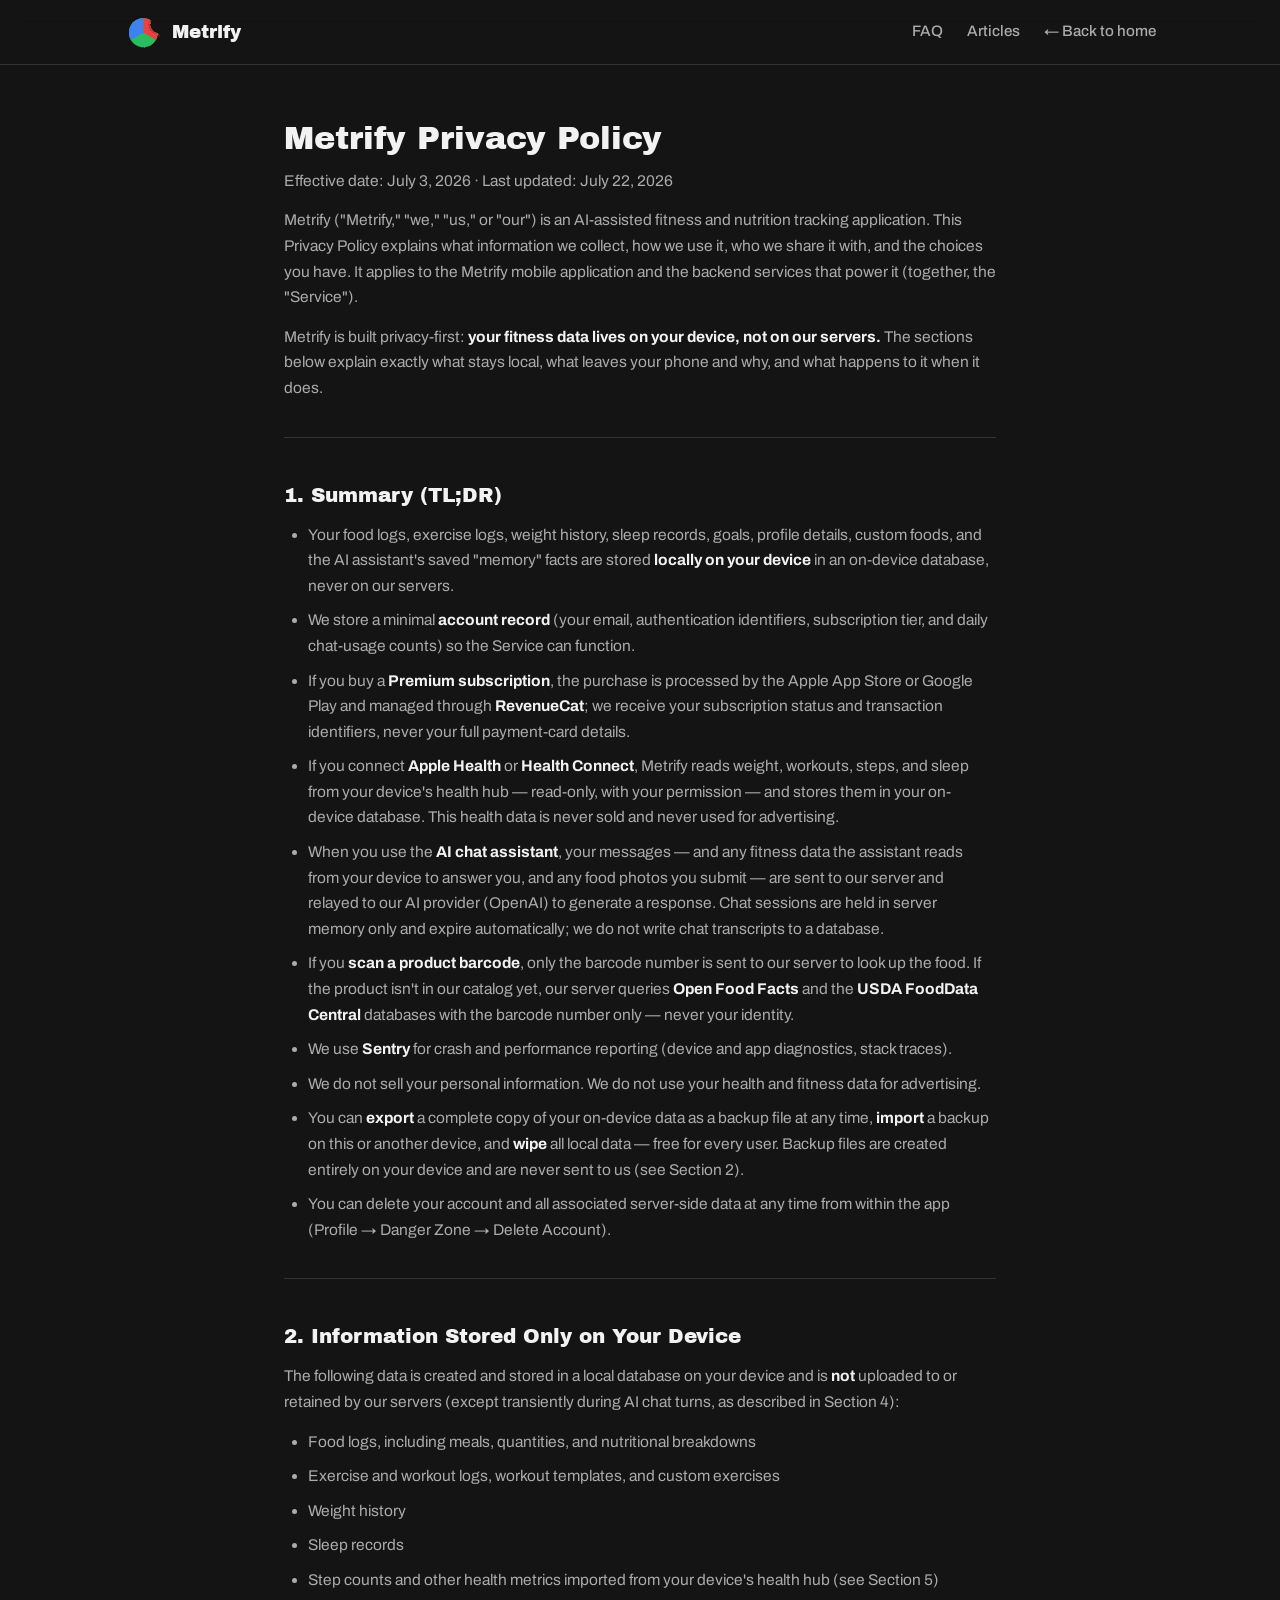
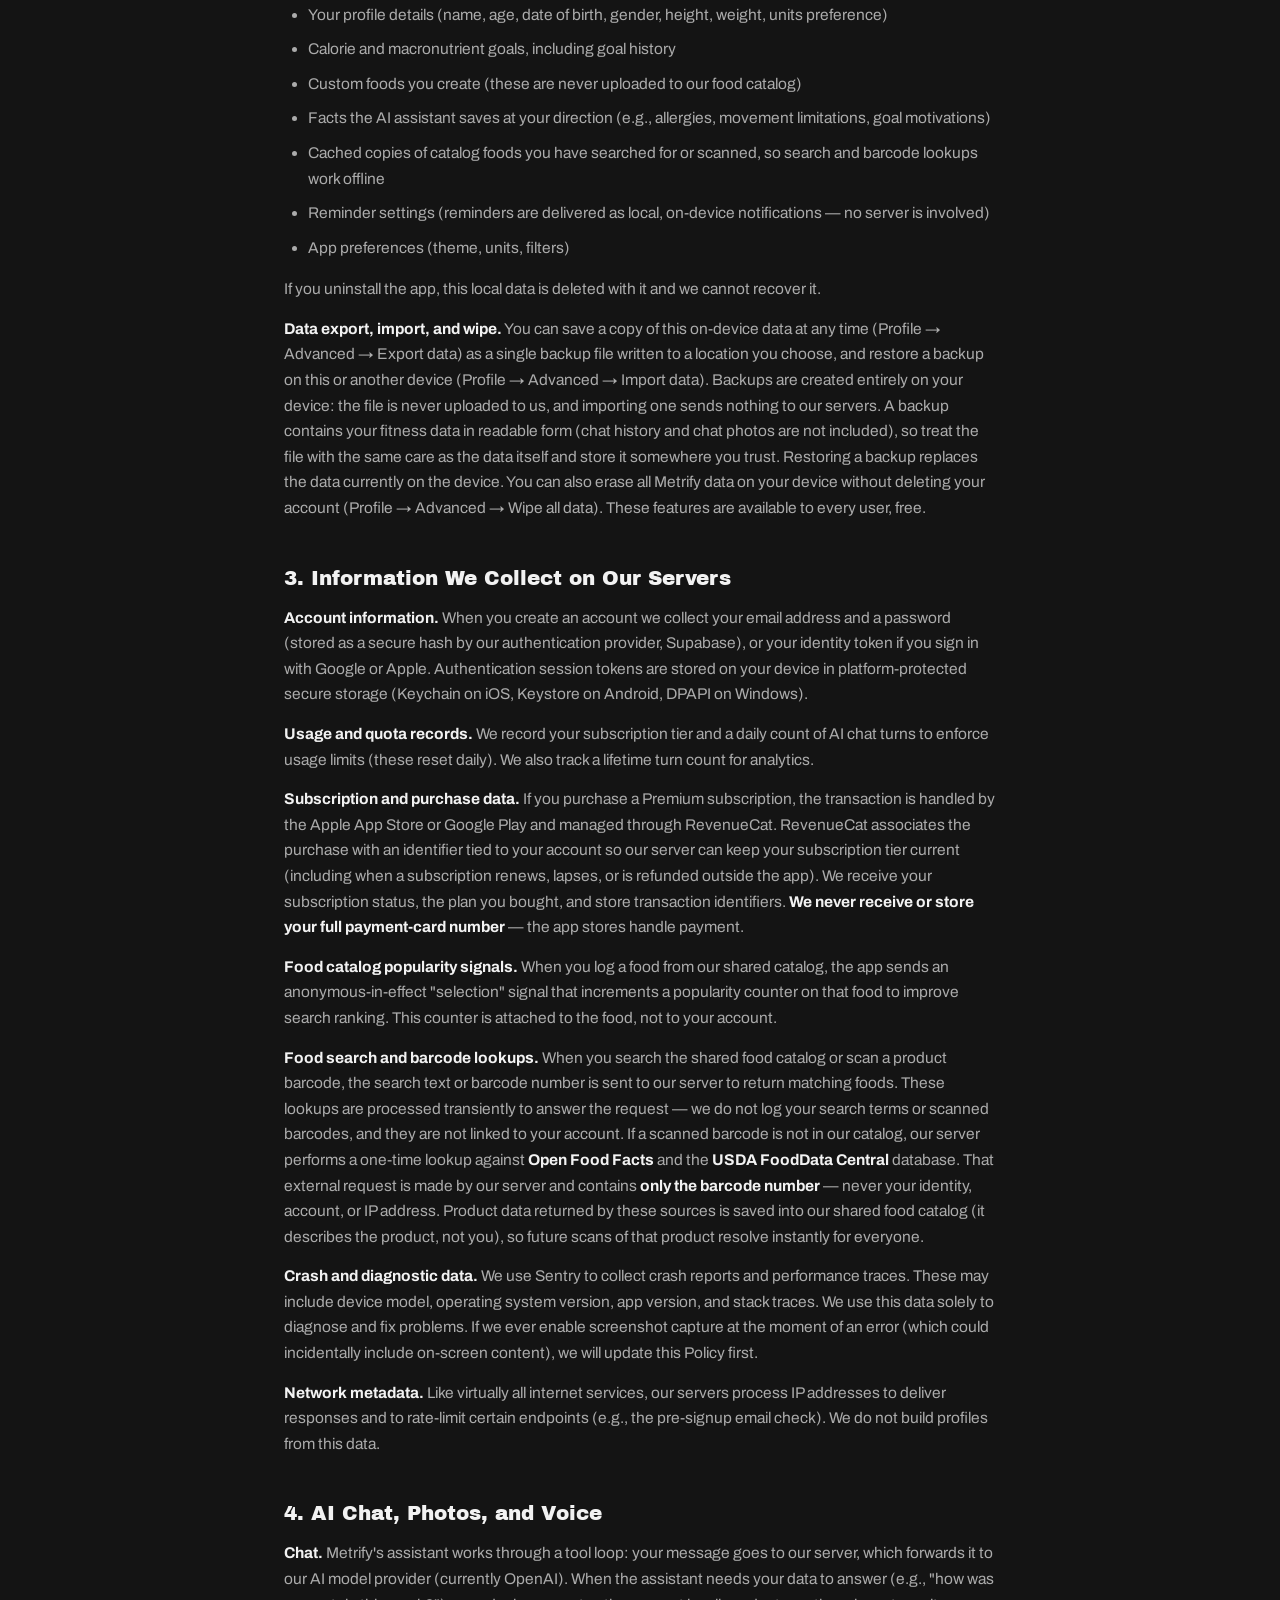
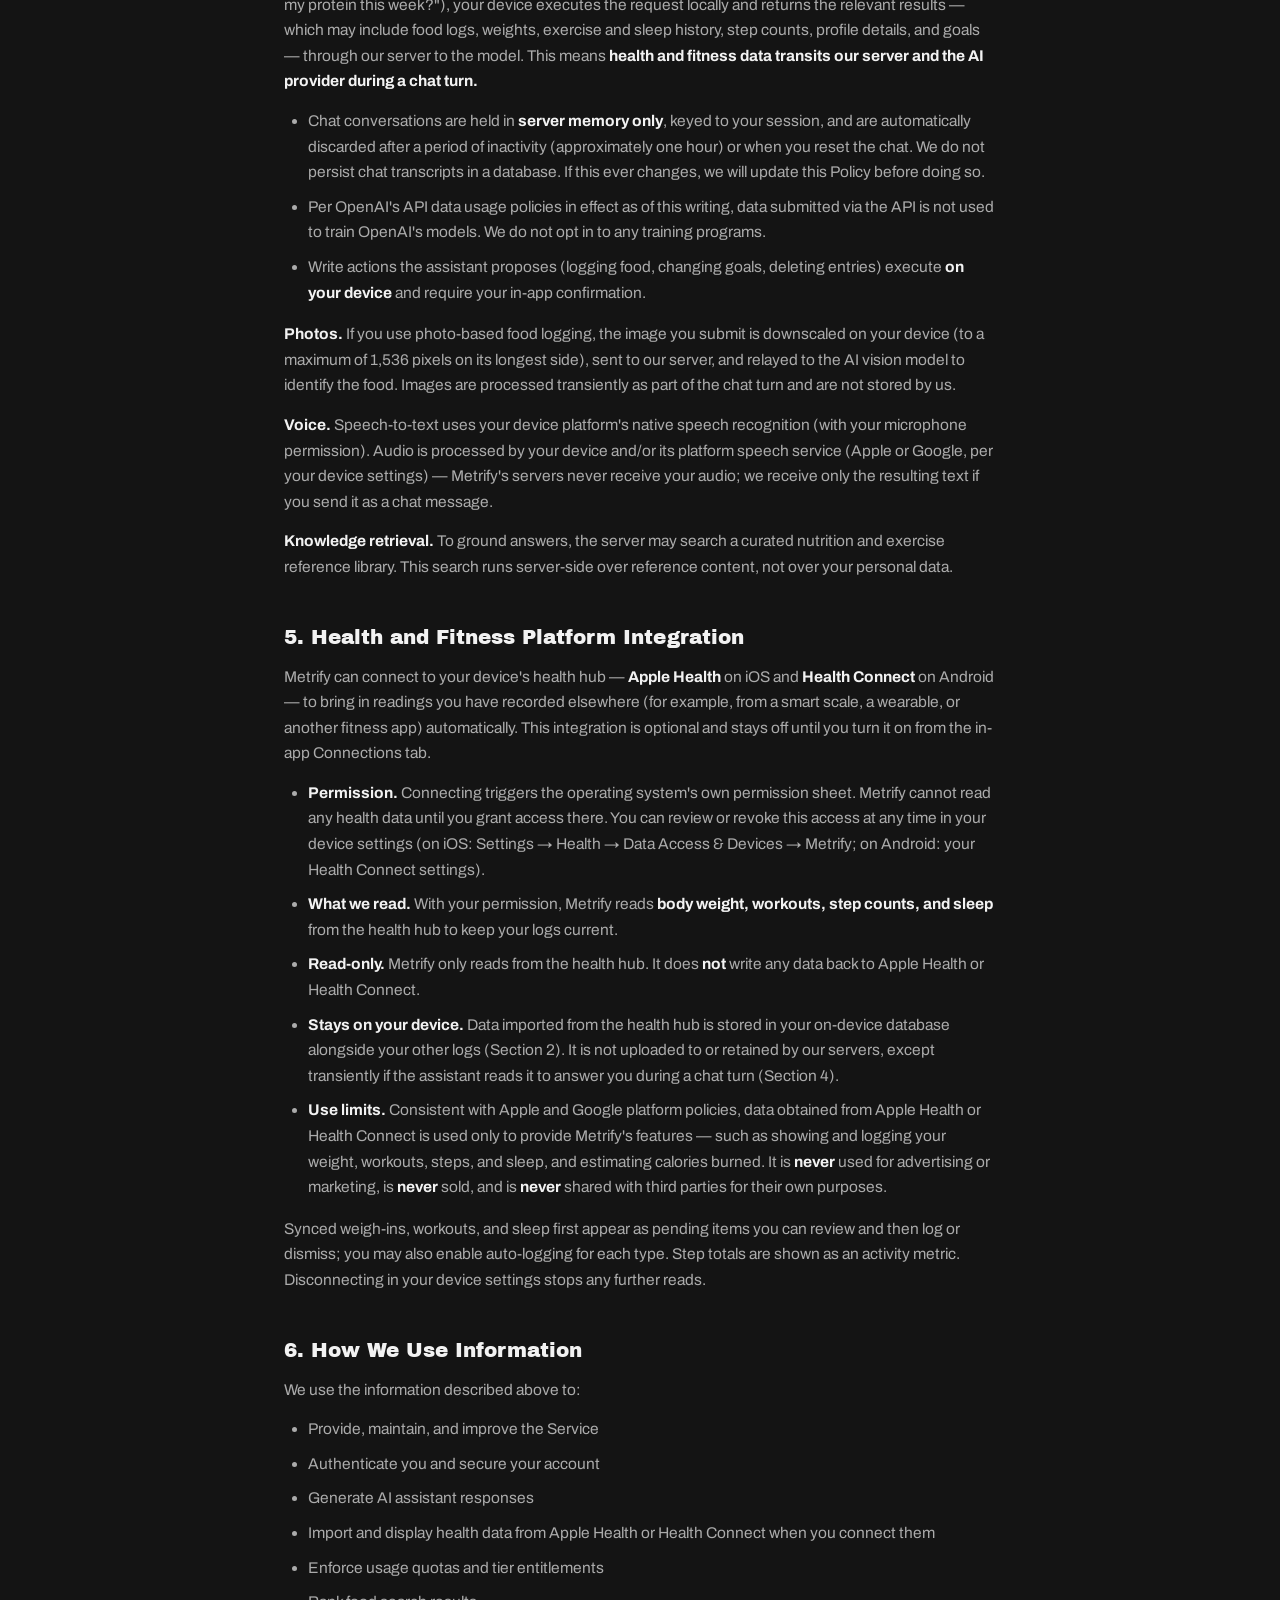
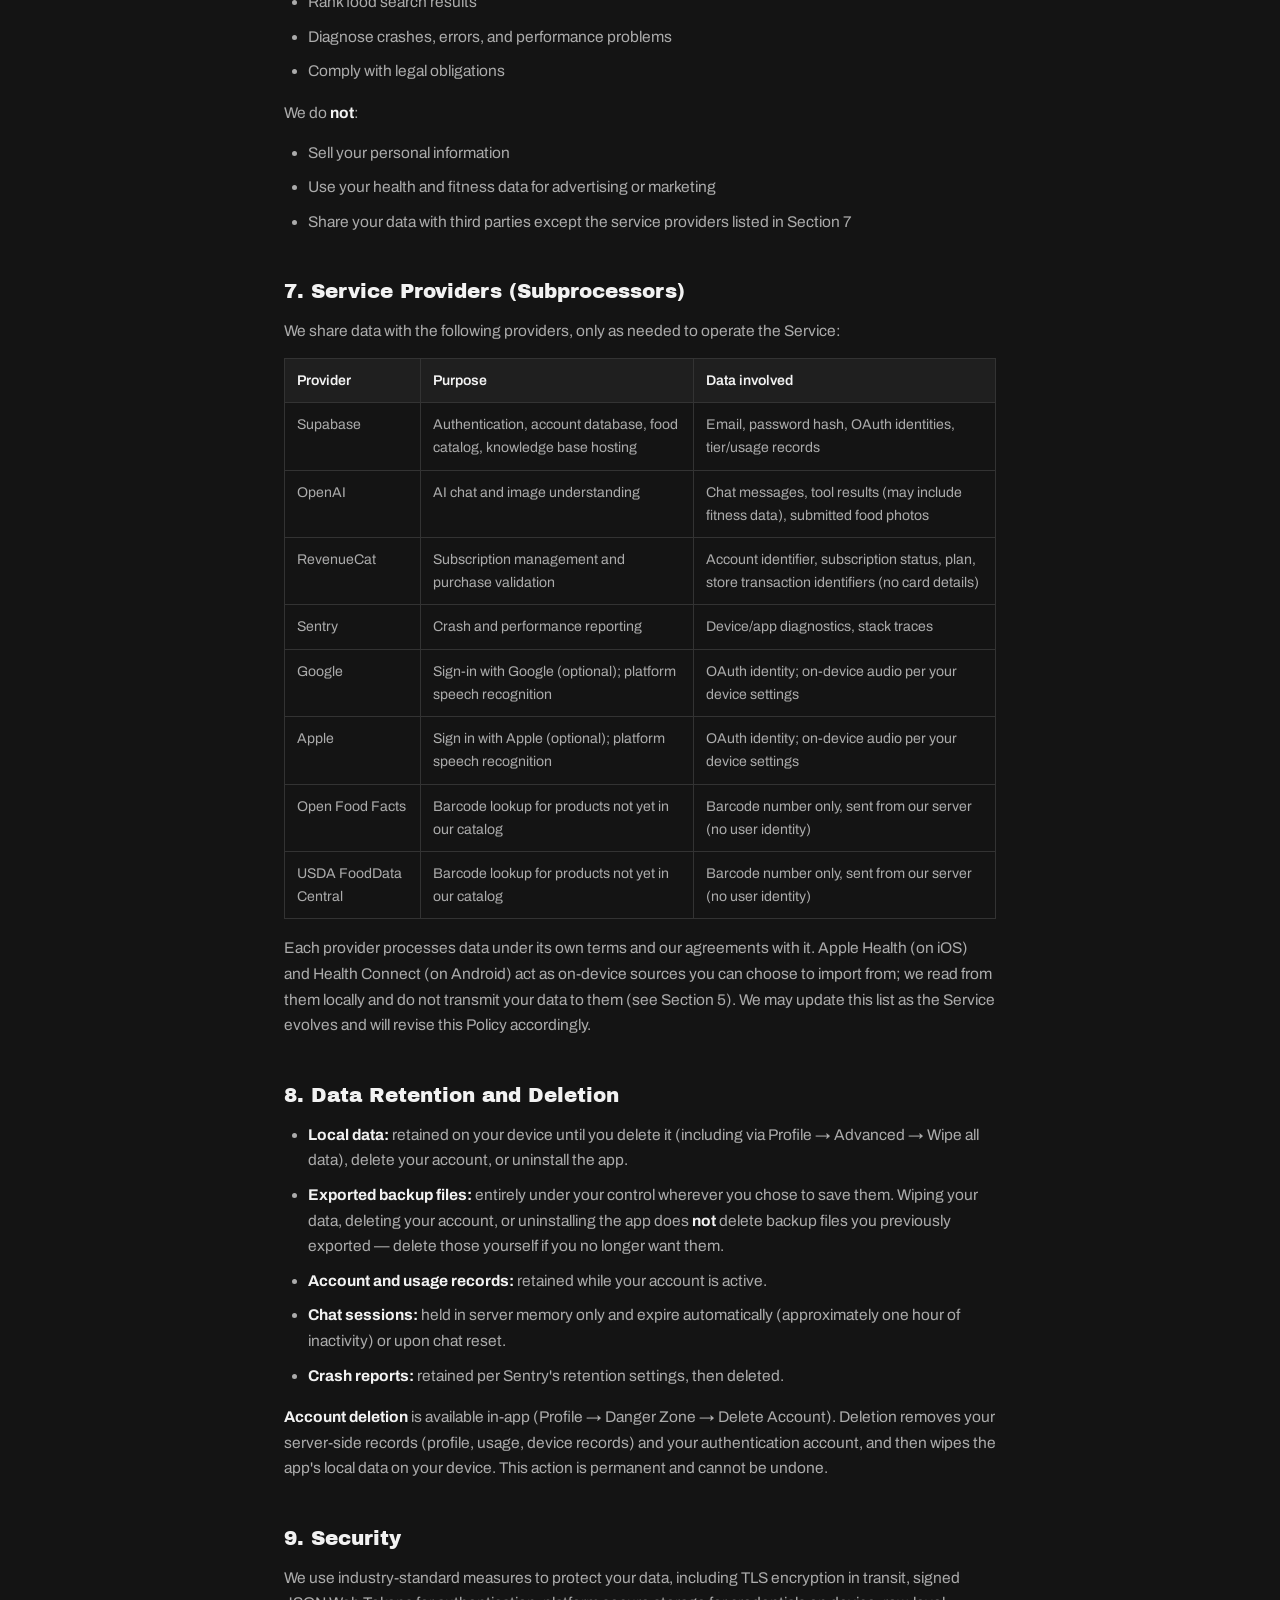
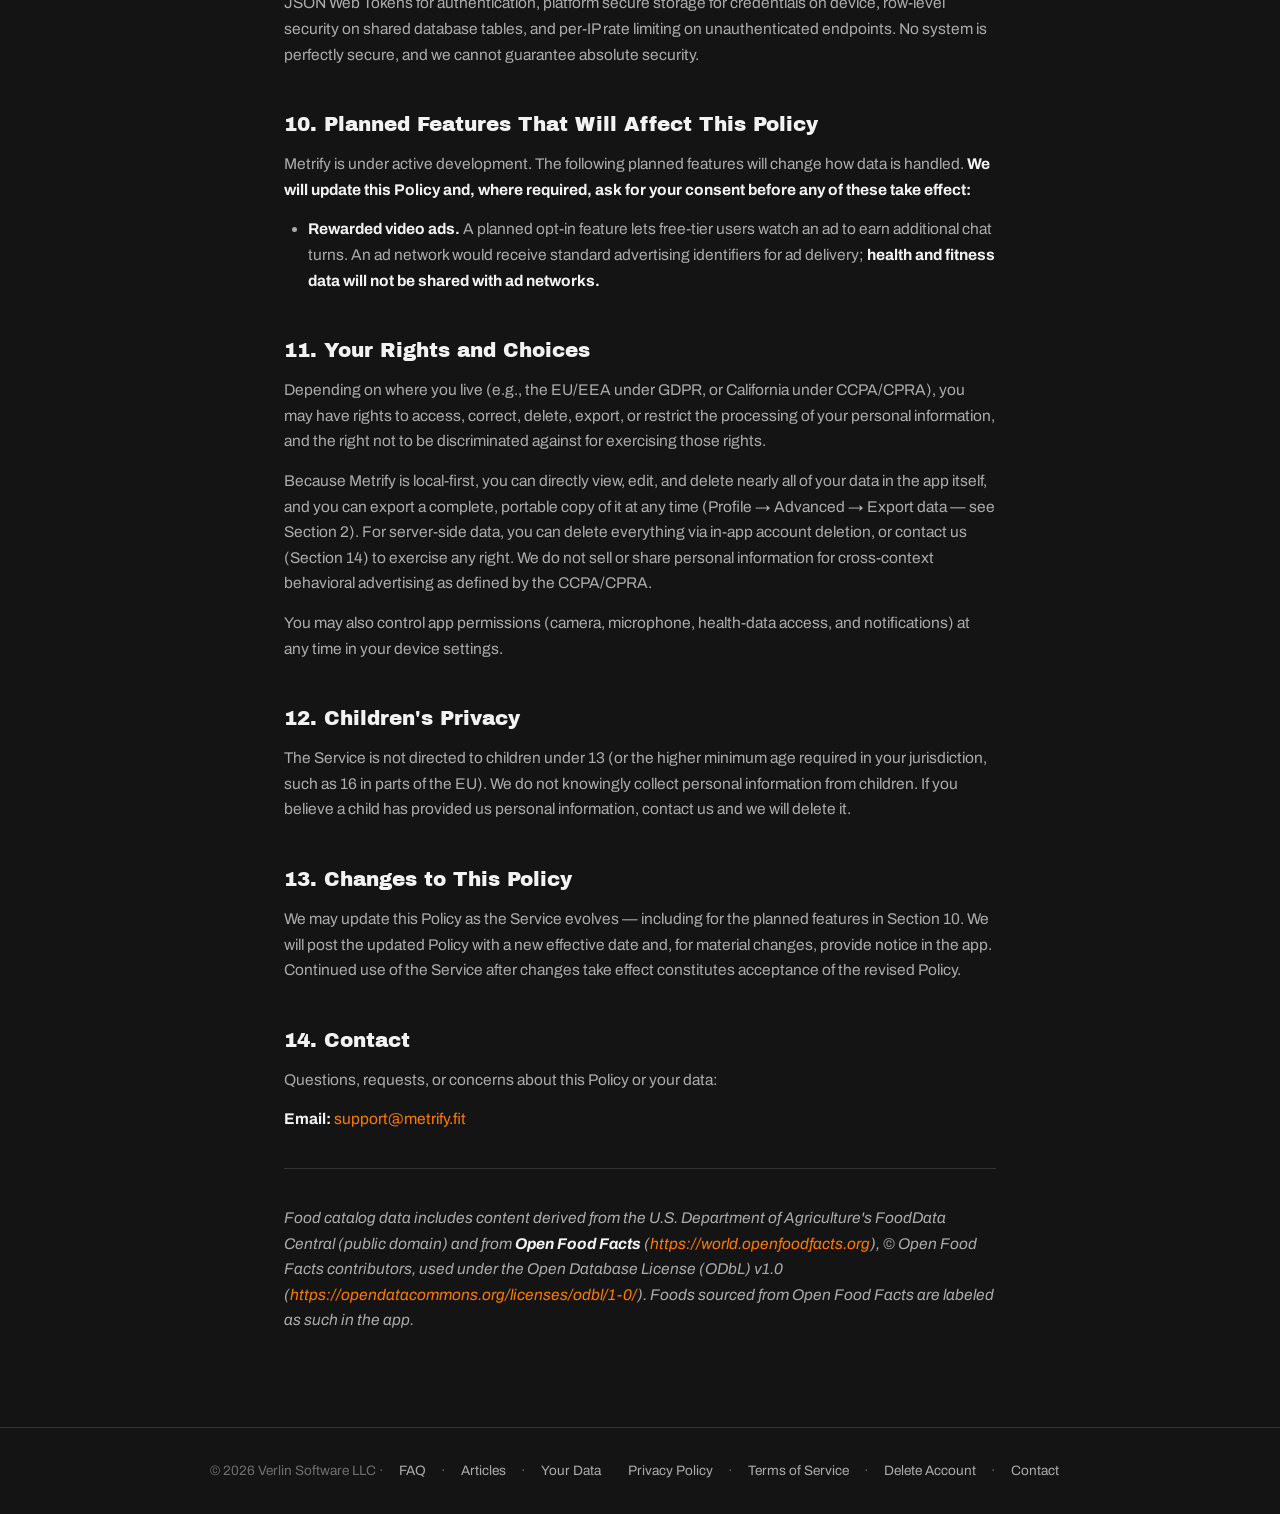
<file: privacy.html>
<!DOCTYPE html>
<html lang="en">
<head>
<meta charset="UTF-8">
<meta name="viewport" content="width=device-width, initial-scale=1.0">
<title>Privacy Policy — Metrify</title>
<meta property="og:title" content="Privacy Policy — Metrify">
<meta property="og:site_name" content="Metrify">
<meta property="og:url" content="https://metrify.fit/privacy.html">
<meta property="og:image" content="https://metrify.fit/resources/og-card.png">
<meta name="twitter:card" content="summary_large_image">
<meta name="description" content="Metrify Privacy Policy — what stays on your device, what leaves your phone and why.">
<link rel="icon" href="/favicon.ico" sizes="48x48">
<link rel="icon" href="/metrify_logo.svg" type="image/svg+xml">
<link rel="icon" href="/favicon-96.png" type="image/png" sizes="96x96">
<link rel="icon" href="/favicon-192.png" type="image/png" sizes="192x192">
<link rel="apple-touch-icon" href="/apple-touch-icon.png">
<link rel="preconnect" href="https://fonts.googleapis.com">
<link rel="preconnect" href="https://fonts.gstatic.com" crossorigin>
<link href="https://fonts.googleapis.com/css2?family=Archivo:wght@400;500;600;700&family=Archivo+Black&display=swap" rel="stylesheet">
<style>
  :root {
    --brand:        #FF7A00;
    --bg:           #141414;
    --bg-raised:    #1f1f1f;
    --bg-card:      #242424;
    --border:       #333333;
    --text:         #f2f2f2;
    --text-dim:     #ababab;
    --text-faint:   #6e6e6e;
    --font-display: "Archivo Black", "Arial Black", "Segoe UI", sans-serif;
    --font-body:    "Archivo", "Segoe UI", Roboto, Helvetica, Arial, sans-serif;
  }
  * { margin: 0; padding: 0; box-sizing: border-box; }
  body {
    font-family: var(--font-body);
    background: var(--bg); color: var(--text);
    line-height: 1.65; -webkit-font-smoothing: antialiased;
  }
  a { color: var(--brand); text-decoration: none; }
  a:hover { text-decoration: underline; }

  nav {
    position: sticky; top: 0; z-index: 50;
    background: rgba(20, 20, 20, 0.85); backdrop-filter: blur(12px);
    border-bottom: 1px solid var(--border);
  }
  .nav-inner {
    max-width: 1080px; margin: 0 auto; padding: 0 24px;
    display: flex; align-items: center; justify-content: space-between; height: 64px;
  }
  .logo {
    display: flex; align-items: center; gap: 10px;
    font-family: var(--font-display); font-weight: 400;
    font-size: 1.15rem; color: var(--text);
  }
  .logo:hover { text-decoration: none; }
  .logo-mark { height: 34px; width: auto; display: block; }
  .nav-back { color: var(--text-dim); font-size: 0.95rem; }
  .nav-links { display: flex; gap: 24px; align-items: center; }
  .nav-links a { color: var(--text-dim); font-size: 0.95rem; font-weight: 500; }
  .nav-links a:hover { color: var(--text); }
  @media (max-width: 560px) {
    .nav-links { gap: 14px; }
    .nav-links a { font-size: 0.85rem; }
    .nav-back { display: none; }
  }

  .doc { max-width: 760px; margin: 0 auto; padding: 56px 24px 80px; }
  .doc h1 { font-family: var(--font-display); font-weight: 400; font-size: 2rem; line-height: 1.15; margin-bottom: 10px; }
  .doc-meta { color: var(--text-faint); font-size: 0.9rem; margin-bottom: 36px; }
  .doc h2 {
    font-family: var(--font-display); font-weight: 400; font-size: 1.25rem;
    margin: 44px 0 14px; line-height: 1.3;
  }
  .doc p { color: var(--text-dim); margin-bottom: 14px; font-size: 0.97rem; }
  .doc strong { color: var(--text); }
  .doc ul { padding-left: 24px; margin-bottom: 16px; }
  .doc li { color: var(--text-dim); margin-bottom: 9px; font-size: 0.97rem; }
  .doc hr { border: none; border-top: 1px solid var(--border); margin: 36px 0; }
  .table-scroll { overflow-x: auto; margin-bottom: 16px; }
  .doc table { border-collapse: collapse; width: 100%; font-size: 0.88rem; min-width: 560px; }
  .doc th, .doc td { border: 1px solid var(--border); padding: 10px 12px; text-align: left; vertical-align: top; }
  .doc th { color: var(--text); background: var(--bg-raised); font-weight: 600; }
  .doc td { color: var(--text-dim); }
  .fine { font-size: 0.85rem; color: var(--text-faint); font-style: italic; }

  footer { border-top: 1px solid var(--border); padding: 32px 24px; text-align: center; color: var(--text-faint); font-size: 0.85rem; }
  footer a { color: var(--text-dim); margin: 0 12px; }
</style>
</head>
<body>

<nav>
  <div class="nav-inner">
    <a class="logo" href="index.html"><img class="logo-mark" src="metrify_logo.svg" alt="Metrify logo">Metrify</a>
    <div class="nav-links">
      <a href="faq.html">FAQ</a>
      <a href="articles/index.html">Articles</a>
      <a class="nav-back" href="index.html">&larr; Back to home</a>
    </div>
  </div>
</nav>

<main class="doc">
  <h1>Metrify Privacy Policy</h1>
  <p class="doc-meta">Effective date: July 3, 2026 &middot; Last updated: July 22, 2026</p>

  <p>Metrify ("Metrify," "we," "us," or "our") is an AI-assisted fitness and nutrition tracking application. This Privacy Policy explains what information we collect, how we use it, who we share it with, and the choices you have. It applies to the Metrify mobile application and the backend services that power it (together, the "Service").</p>
  <p>Metrify is built privacy-first: <strong>your fitness data lives on your device, not on our servers.</strong> The sections below explain exactly what stays local, what leaves your phone and why, and what happens to it when it does.</p>

  <hr>

  <h2>1. Summary (TL;DR)</h2>
  <ul>
    <li>Your food logs, exercise logs, weight history, sleep records, goals, profile details, custom foods, and the AI assistant's saved "memory" facts are stored <strong>locally on your device</strong> in an on-device database, never on our servers.</li>
    <li>We store a minimal <strong>account record</strong> (your email, authentication identifiers, subscription tier, and daily chat-usage counts) so the Service can function.</li>
    <li>If you buy a <strong>Premium subscription</strong>, the purchase is processed by the Apple App Store or Google Play and managed through <strong>RevenueCat</strong>; we receive your subscription status and transaction identifiers, never your full payment-card details.</li>
    <li>If you connect <strong>Apple Health</strong> or <strong>Health Connect</strong>, Metrify reads weight, workouts, steps, and sleep from your device's health hub — read-only, with your permission — and stores them in your on-device database. This health data is never sold and never used for advertising.</li>
    <li>When you use the <strong>AI chat assistant</strong>, your messages — and any fitness data the assistant reads from your device to answer you, and any food photos you submit — are sent to our server and relayed to our AI provider (OpenAI) to generate a response. Chat sessions are held in server memory only and expire automatically; we do not write chat transcripts to a database.</li>
    <li>If you <strong>scan a product barcode</strong>, only the barcode number is sent to our server to look up the food. If the product isn't in our catalog yet, our server queries <strong>Open Food Facts</strong> and the <strong>USDA FoodData Central</strong> databases with the barcode number only — never your identity.</li>
    <li>We use <strong>Sentry</strong> for crash and performance reporting (device and app diagnostics, stack traces).</li>
    <li>We do not sell your personal information. We do not use your health and fitness data for advertising.</li>
    <li>You can <strong>export</strong> a complete copy of your on-device data as a backup file at any time, <strong>import</strong> a backup on this or another device, and <strong>wipe</strong> all local data &mdash; free for every user. Backup files are created entirely on your device and are never sent to us (see Section 2).</li>
    <li>You can delete your account and all associated server-side data at any time from within the app (Profile &rarr; Danger Zone &rarr; Delete Account).</li>
  </ul>

  <hr>

  <h2>2. Information Stored Only on Your Device</h2>
  <p>The following data is created and stored in a local database on your device and is <strong>not</strong> uploaded to or retained by our servers (except transiently during AI chat turns, as described in Section 4):</p>
  <ul>
    <li>Food logs, including meals, quantities, and nutritional breakdowns</li>
    <li>Exercise and workout logs, workout templates, and custom exercises</li>
    <li>Weight history</li>
    <li>Sleep records</li>
    <li>Step counts and other health metrics imported from your device's health hub (see Section 5)</li>
    <li>Your profile details (name, age, date of birth, gender, height, weight, units preference)</li>
    <li>Calorie and macronutrient goals, including goal history</li>
    <li>Custom foods you create (these are never uploaded to our food catalog)</li>
    <li>Facts the AI assistant saves at your direction (e.g., allergies, movement limitations, goal motivations)</li>
    <li>Cached copies of catalog foods you have searched for or scanned, so search and barcode lookups work offline</li>
    <li>Reminder settings (reminders are delivered as local, on-device notifications — no server is involved)</li>
    <li>App preferences (theme, units, filters)</li>
  </ul>
  <p>If you uninstall the app, this local data is deleted with it and we cannot recover it.</p>
  <p><strong>Data export, import, and wipe.</strong> You can save a copy of this on-device data at any time (Profile &rarr; Advanced &rarr; Export data) as a single backup file written to a location you choose, and restore a backup on this or another device (Profile &rarr; Advanced &rarr; Import data). Backups are created entirely on your device: the file is never uploaded to us, and importing one sends nothing to our servers. A backup contains your fitness data in readable form (chat history and chat photos are not included), so treat the file with the same care as the data itself and store it somewhere you trust. Restoring a backup replaces the data currently on the device. You can also erase all Metrify data on your device without deleting your account (Profile &rarr; Advanced &rarr; Wipe all data). These features are available to every user, free.</p>

  <h2>3. Information We Collect on Our Servers</h2>
  <p><strong>Account information.</strong> When you create an account we collect your email address and a password (stored as a secure hash by our authentication provider, Supabase), or your identity token if you sign in with Google or Apple. Authentication session tokens are stored on your device in platform-protected secure storage (Keychain on iOS, Keystore on Android, DPAPI on Windows).</p>
  <p><strong>Usage and quota records.</strong> We record your subscription tier and a daily count of AI chat turns to enforce usage limits (these reset daily). We also track a lifetime turn count for analytics.</p>
  <p><strong>Subscription and purchase data.</strong> If you purchase a Premium subscription, the transaction is handled by the Apple App Store or Google Play and managed through RevenueCat. RevenueCat associates the purchase with an identifier tied to your account so our server can keep your subscription tier current (including when a subscription renews, lapses, or is refunded outside the app). We receive your subscription status, the plan you bought, and store transaction identifiers. <strong>We never receive or store your full payment-card number</strong> — the app stores handle payment.</p>
  <p><strong>Food catalog popularity signals.</strong> When you log a food from our shared catalog, the app sends an anonymous-in-effect "selection" signal that increments a popularity counter on that food to improve search ranking. This counter is attached to the food, not to your account.</p>
  <p><strong>Food search and barcode lookups.</strong> When you search the shared food catalog or scan a product barcode, the search text or barcode number is sent to our server to return matching foods. These lookups are processed transiently to answer the request — we do not log your search terms or scanned barcodes, and they are not linked to your account. If a scanned barcode is not in our catalog, our server performs a one-time lookup against <strong>Open Food Facts</strong> and the <strong>USDA FoodData Central</strong> database. That external request is made by our server and contains <strong>only the barcode number</strong> — never your identity, account, or IP address. Product data returned by these sources is saved into our shared food catalog (it describes the product, not you), so future scans of that product resolve instantly for everyone.</p>
  <p><strong>Crash and diagnostic data.</strong> We use Sentry to collect crash reports and performance traces. These may include device model, operating system version, app version, and stack traces. We use this data solely to diagnose and fix problems. If we ever enable screenshot capture at the moment of an error (which could incidentally include on-screen content), we will update this Policy first.</p>
  <p><strong>Network metadata.</strong> Like virtually all internet services, our servers process IP addresses to deliver responses and to rate-limit certain endpoints (e.g., the pre-signup email check). We do not build profiles from this data.</p>

  <h2>4. AI Chat, Photos, and Voice</h2>
  <p><strong>Chat.</strong> Metrify's assistant works through a tool loop: your message goes to our server, which forwards it to our AI model provider (currently OpenAI). When the assistant needs your data to answer (e.g., "how was my protein this week?"), your device executes the request locally and returns the relevant results — which may include food logs, weights, exercise and sleep history, step counts, profile details, and goals — through our server to the model. This means <strong>health and fitness data transits our server and the AI provider during a chat turn.</strong></p>
  <ul>
    <li>Chat conversations are held in <strong>server memory only</strong>, keyed to your session, and are automatically discarded after a period of inactivity (approximately one hour) or when you reset the chat. We do not persist chat transcripts in a database. If this ever changes, we will update this Policy before doing so.</li>
    <li>Per OpenAI's API data usage policies in effect as of this writing, data submitted via the API is not used to train OpenAI's models. We do not opt in to any training programs.</li>
    <li>Write actions the assistant proposes (logging food, changing goals, deleting entries) execute <strong>on your device</strong> and require your in-app confirmation.</li>
  </ul>
  <p><strong>Photos.</strong> If you use photo-based food logging, the image you submit is downscaled on your device (to a maximum of 1,536 pixels on its longest side), sent to our server, and relayed to the AI vision model to identify the food. Images are processed transiently as part of the chat turn and are not stored by us.</p>
  <p><strong>Voice.</strong> Speech-to-text uses your device platform's native speech recognition (with your microphone permission). Audio is processed by your device and/or its platform speech service (Apple or Google, per your device settings) — Metrify's servers never receive your audio; we receive only the resulting text if you send it as a chat message.</p>
  <p><strong>Knowledge retrieval.</strong> To ground answers, the server may search a curated nutrition and exercise reference library. This search runs server-side over reference content, not over your personal data.</p>

  <h2>5. Health and Fitness Platform Integration</h2>
  <p>Metrify can connect to your device's health hub — <strong>Apple Health</strong> on iOS and <strong>Health Connect</strong> on Android — to bring in readings you have recorded elsewhere (for example, from a smart scale, a wearable, or another fitness app) automatically. This integration is optional and stays off until you turn it on from the in-app Connections tab.</p>
  <ul>
    <li><strong>Permission.</strong> Connecting triggers the operating system's own permission sheet. Metrify cannot read any health data until you grant access there. You can review or revoke this access at any time in your device settings (on iOS: Settings &rarr; Health &rarr; Data Access &amp; Devices &rarr; Metrify; on Android: your Health Connect settings).</li>
    <li><strong>What we read.</strong> With your permission, Metrify reads <strong>body weight, workouts, step counts, and sleep</strong> from the health hub to keep your logs current.</li>
    <li><strong>Read-only.</strong> Metrify only reads from the health hub. It does <strong>not</strong> write any data back to Apple Health or Health Connect.</li>
    <li><strong>Stays on your device.</strong> Data imported from the health hub is stored in your on-device database alongside your other logs (Section 2). It is not uploaded to or retained by our servers, except transiently if the assistant reads it to answer you during a chat turn (Section 4).</li>
    <li><strong>Use limits.</strong> Consistent with Apple and Google platform policies, data obtained from Apple Health or Health Connect is used only to provide Metrify's features — such as showing and logging your weight, workouts, steps, and sleep, and estimating calories burned. It is <strong>never</strong> used for advertising or marketing, is <strong>never</strong> sold, and is <strong>never</strong> shared with third parties for their own purposes.</li>
  </ul>
  <p>Synced weigh-ins, workouts, and sleep first appear as pending items you can review and then log or dismiss; you may also enable auto-logging for each type. Step totals are shown as an activity metric. Disconnecting in your device settings stops any further reads.</p>

  <h2>6. How We Use Information</h2>
  <p>We use the information described above to:</p>
  <ul>
    <li>Provide, maintain, and improve the Service</li>
    <li>Authenticate you and secure your account</li>
    <li>Generate AI assistant responses</li>
    <li>Import and display health data from Apple Health or Health Connect when you connect them</li>
    <li>Enforce usage quotas and tier entitlements</li>
    <li>Rank food search results</li>
    <li>Diagnose crashes, errors, and performance problems</li>
    <li>Comply with legal obligations</li>
  </ul>
  <p>We do <strong>not</strong>:</p>
  <ul>
    <li>Sell your personal information</li>
    <li>Use your health and fitness data for advertising or marketing</li>
    <li>Share your data with third parties except the service providers listed in Section 7</li>
  </ul>

  <h2>7. Service Providers (Subprocessors)</h2>
  <p>We share data with the following providers, only as needed to operate the Service:</p>
  <div class="table-scroll">
    <table>
      <thead>
        <tr><th>Provider</th><th>Purpose</th><th>Data involved</th></tr>
      </thead>
      <tbody>
        <tr><td>Supabase</td><td>Authentication, account database, food catalog, knowledge base hosting</td><td>Email, password hash, OAuth identities, tier/usage records</td></tr>
        <tr><td>OpenAI</td><td>AI chat and image understanding</td><td>Chat messages, tool results (may include fitness data), submitted food photos</td></tr>
        <tr><td>RevenueCat</td><td>Subscription management and purchase validation</td><td>Account identifier, subscription status, plan, store transaction identifiers (no card details)</td></tr>
        <tr><td>Sentry</td><td>Crash and performance reporting</td><td>Device/app diagnostics, stack traces</td></tr>
        <tr><td>Google</td><td>Sign-in with Google (optional); platform speech recognition</td><td>OAuth identity; on-device audio per your device settings</td></tr>
        <tr><td>Apple</td><td>Sign in with Apple (optional); platform speech recognition</td><td>OAuth identity; on-device audio per your device settings</td></tr>
        <tr><td>Open Food Facts</td><td>Barcode lookup for products not yet in our catalog</td><td>Barcode number only, sent from our server (no user identity)</td></tr>
        <tr><td>USDA FoodData Central</td><td>Barcode lookup for products not yet in our catalog</td><td>Barcode number only, sent from our server (no user identity)</td></tr>
      </tbody>
    </table>
  </div>
  <p>Each provider processes data under its own terms and our agreements with it. Apple Health (on iOS) and Health Connect (on Android) act as on-device sources you can choose to import from; we read from them locally and do not transmit your data to them (see Section 5). We may update this list as the Service evolves and will revise this Policy accordingly.</p>

  <h2>8. Data Retention and Deletion</h2>
  <ul>
    <li><strong>Local data:</strong> retained on your device until you delete it (including via Profile &rarr; Advanced &rarr; Wipe all data), delete your account, or uninstall the app.</li>
    <li><strong>Exported backup files:</strong> entirely under your control wherever you chose to save them. Wiping your data, deleting your account, or uninstalling the app does <strong>not</strong> delete backup files you previously exported &mdash; delete those yourself if you no longer want them.</li>
    <li><strong>Account and usage records:</strong> retained while your account is active.</li>
    <li><strong>Chat sessions:</strong> held in server memory only and expire automatically (approximately one hour of inactivity) or upon chat reset.</li>
    <li><strong>Crash reports:</strong> retained per Sentry's retention settings, then deleted.</li>
  </ul>
  <p><strong>Account deletion</strong> is available in-app (Profile &rarr; Danger Zone &rarr; Delete Account). Deletion removes your server-side records (profile, usage, device records) and your authentication account, and then wipes the app's local data on your device. This action is permanent and cannot be undone.</p>

  <h2>9. Security</h2>
  <p>We use industry-standard measures to protect your data, including TLS encryption in transit, signed JSON Web Tokens for authentication, platform secure storage for credentials on device, row-level security on shared database tables, and per-IP rate limiting on unauthenticated endpoints. No system is perfectly secure, and we cannot guarantee absolute security.</p>

  <h2>10. Planned Features That Will Affect This Policy</h2>
  <p>Metrify is under active development. The following planned features will change how data is handled. <strong>We will update this Policy and, where required, ask for your consent before any of these take effect:</strong></p>
  <ul>
    <li><strong>Rewarded video ads.</strong> A planned opt-in feature lets free-tier users watch an ad to earn additional chat turns. An ad network would receive standard advertising identifiers for ad delivery; <strong>health and fitness data will not be shared with ad networks.</strong></li>
  </ul>

  <h2>11. Your Rights and Choices</h2>
  <p>Depending on where you live (e.g., the EU/EEA under GDPR, or California under CCPA/CPRA), you may have rights to access, correct, delete, export, or restrict the processing of your personal information, and the right not to be discriminated against for exercising those rights.</p>
  <p>Because Metrify is local-first, you can directly view, edit, and delete nearly all of your data in the app itself, and you can export a complete, portable copy of it at any time (Profile &rarr; Advanced &rarr; Export data &mdash; see Section 2). For server-side data, you can delete everything via in-app account deletion, or contact us (Section 14) to exercise any right. We do not sell or share personal information for cross-context behavioral advertising as defined by the CCPA/CPRA.</p>
  <p>You may also control app permissions (camera, microphone, health-data access, and notifications) at any time in your device settings.</p>

  <h2>12. Children's Privacy</h2>
  <p>The Service is not directed to children under 13 (or the higher minimum age required in your jurisdiction, such as 16 in parts of the EU). We do not knowingly collect personal information from children. If you believe a child has provided us personal information, contact us and we will delete it.</p>

  <h2>13. Changes to This Policy</h2>
  <p>We may update this Policy as the Service evolves — including for the planned features in Section 10. We will post the updated Policy with a new effective date and, for material changes, provide notice in the app. Continued use of the Service after changes take effect constitutes acceptance of the revised Policy.</p>

  <h2>14. Contact</h2>
  <p>Questions, requests, or concerns about this Policy or your data:</p>
  <p><strong>Email:</strong> <a href="mailto:support@metrify.fit">support@metrify.fit</a></p>

  <hr>

  <p class="fine">Food catalog data includes content derived from the U.S. Department of Agriculture's FoodData Central (public domain) and from <strong>Open Food Facts</strong> (<a href="https://world.openfoodfacts.org">https://world.openfoodfacts.org</a>), &copy; Open Food Facts contributors, used under the Open Database License (ODbL) v1.0 (<a href="https://opendatacommons.org/licenses/odbl/1-0/">https://opendatacommons.org/licenses/odbl/1-0/</a>). Foods sourced from Open Food Facts are labeled as such in the app.</p>
</main>

<footer>
  &copy; 2026 Verlin Software LLC &middot; <a href="faq.html">FAQ</a> &middot; <a href="articles/index.html">Articles</a> &middot; <a href="your-data.html">Your Data</a>
      <a href="privacy.html">Privacy Policy</a> &middot; <a href="terms.html">Terms of Service</a> &middot; <a href="delete-account.html">Delete Account</a> &middot; <a href="mailto:support@metrify.fit">Contact</a>
</footer>

</body>
</html>
</file>
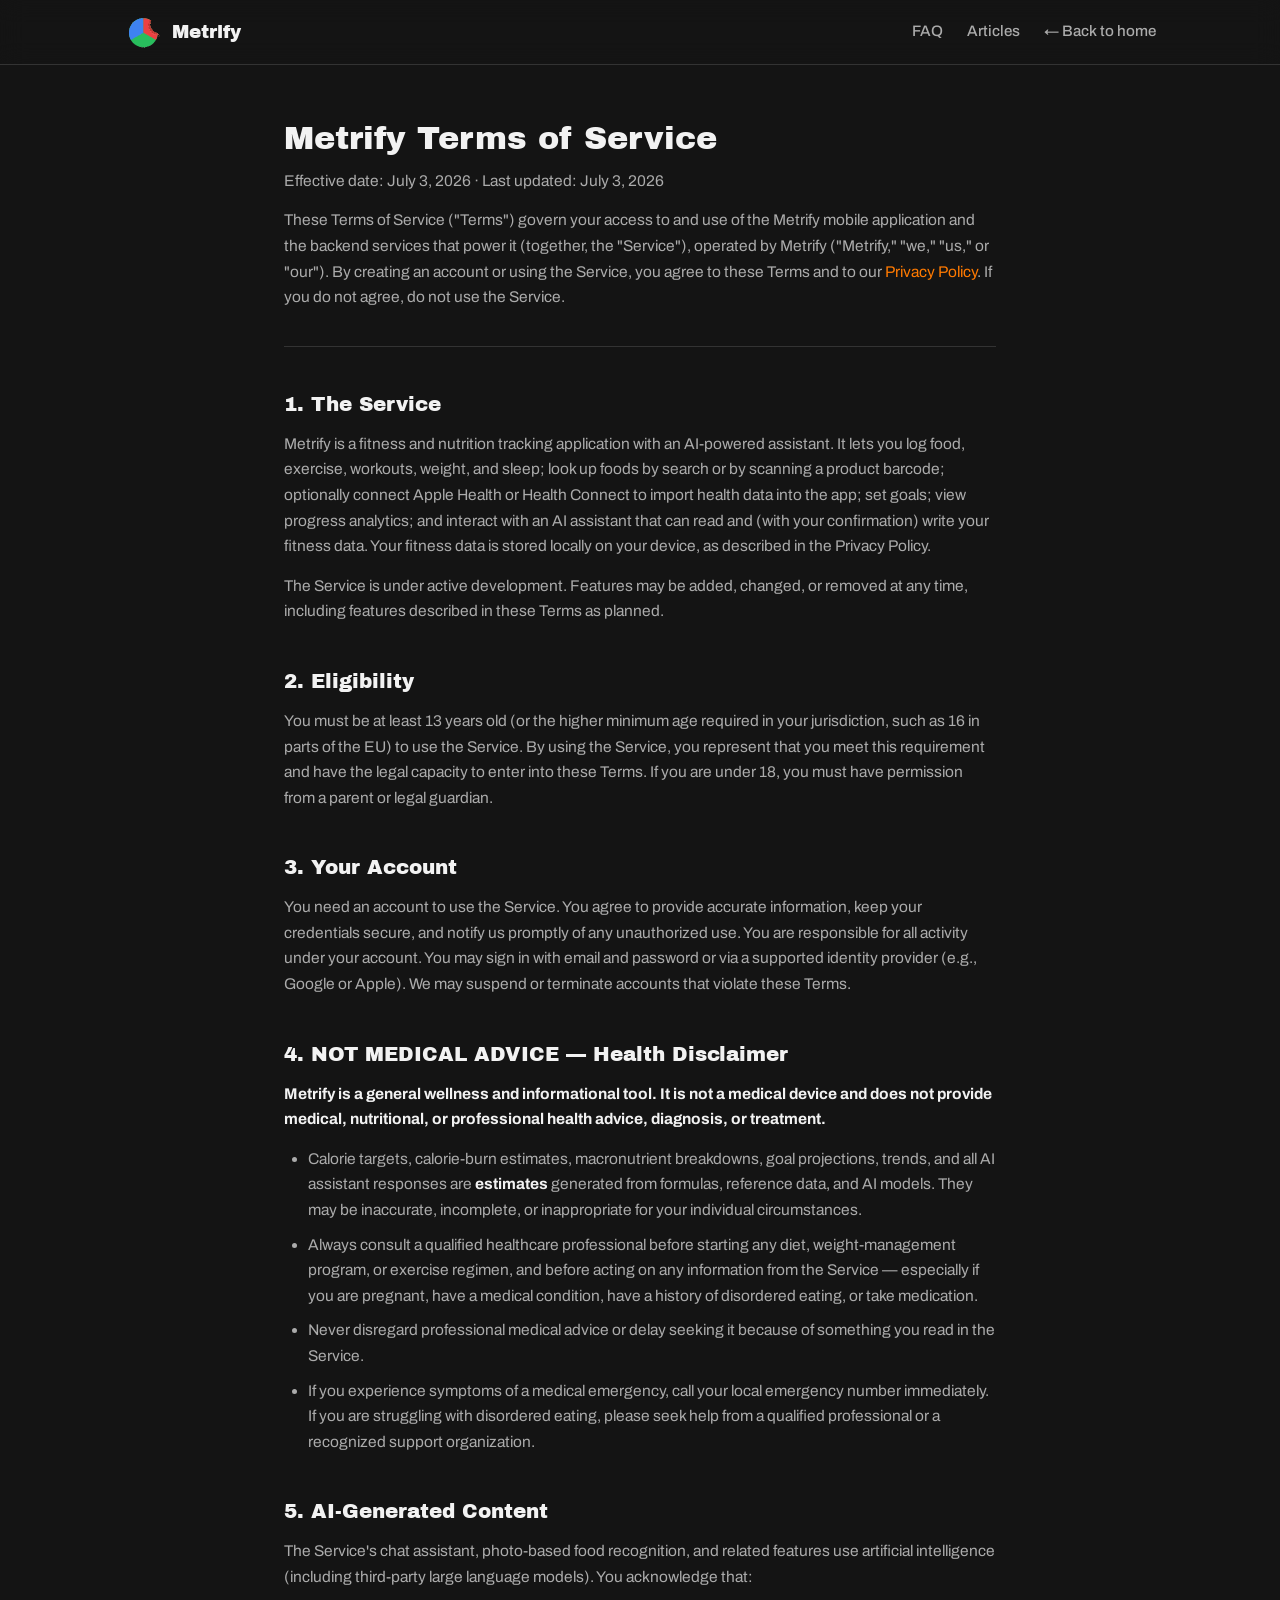
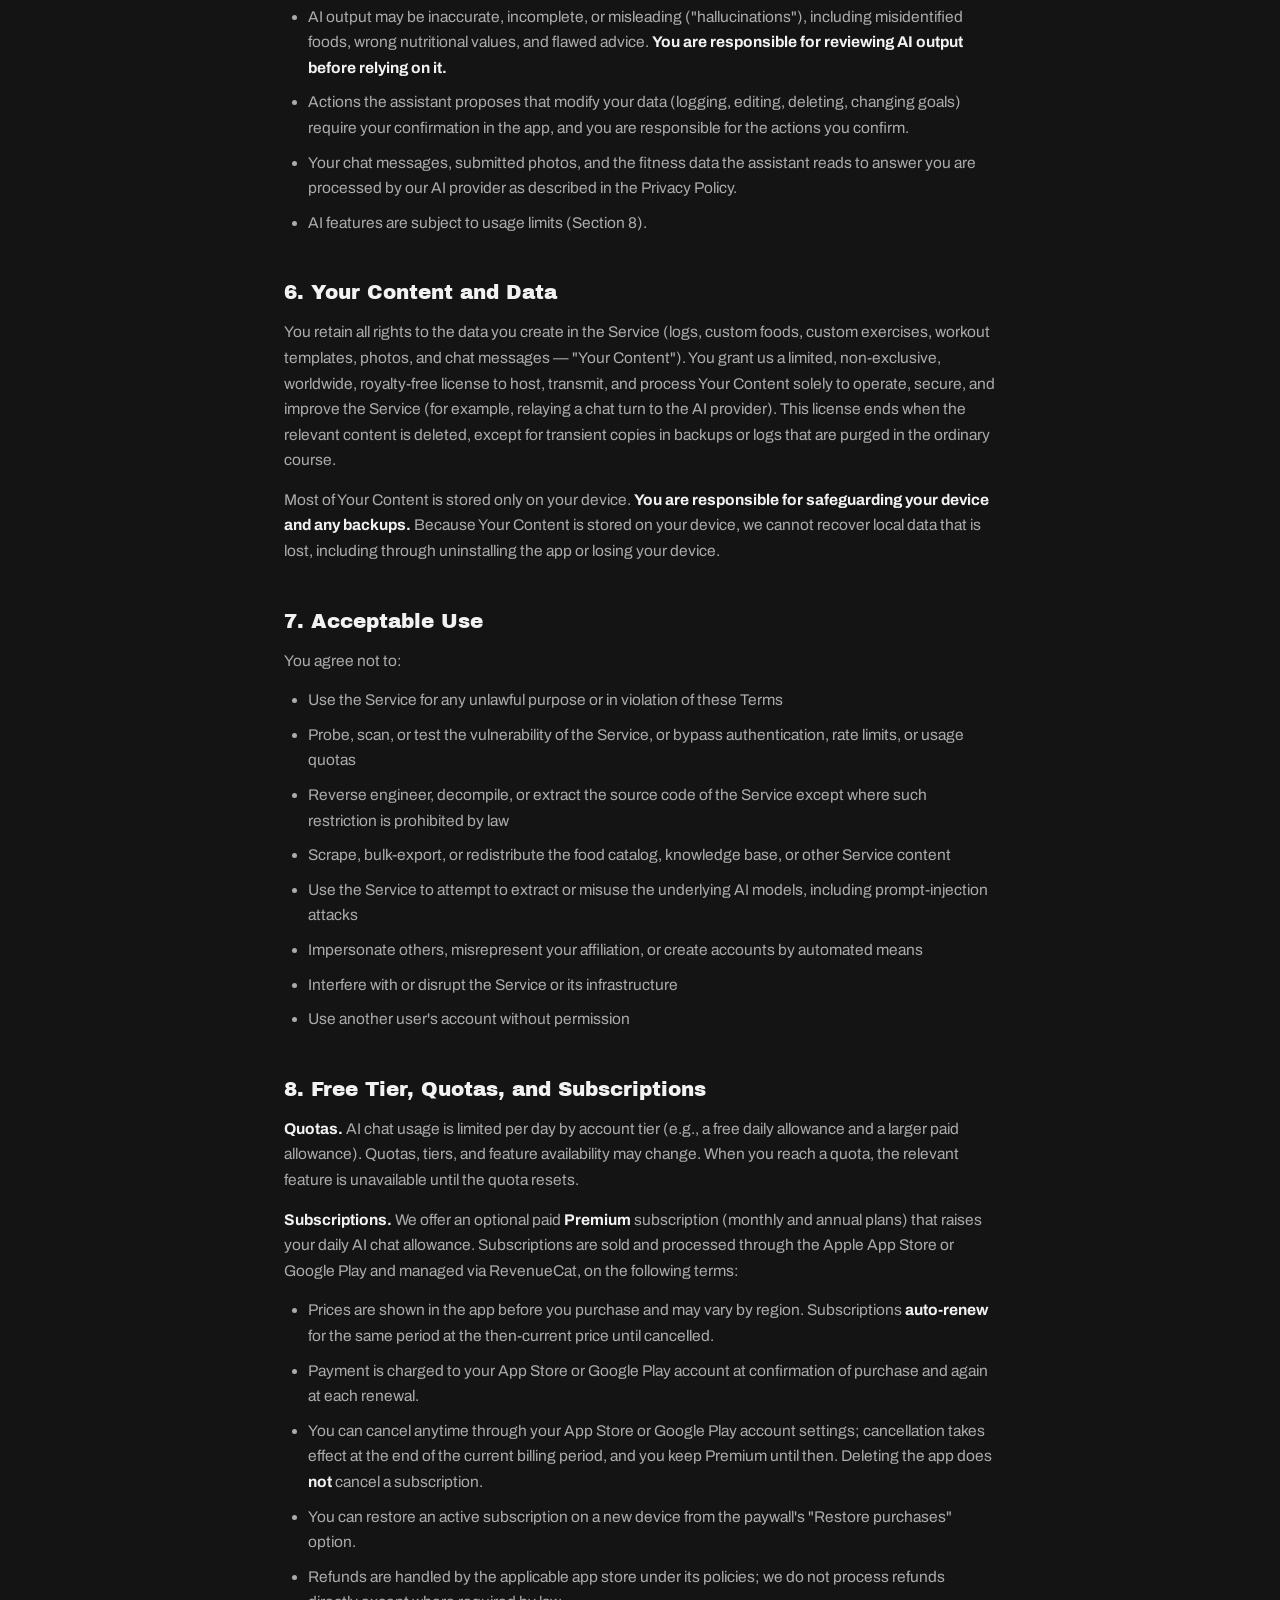
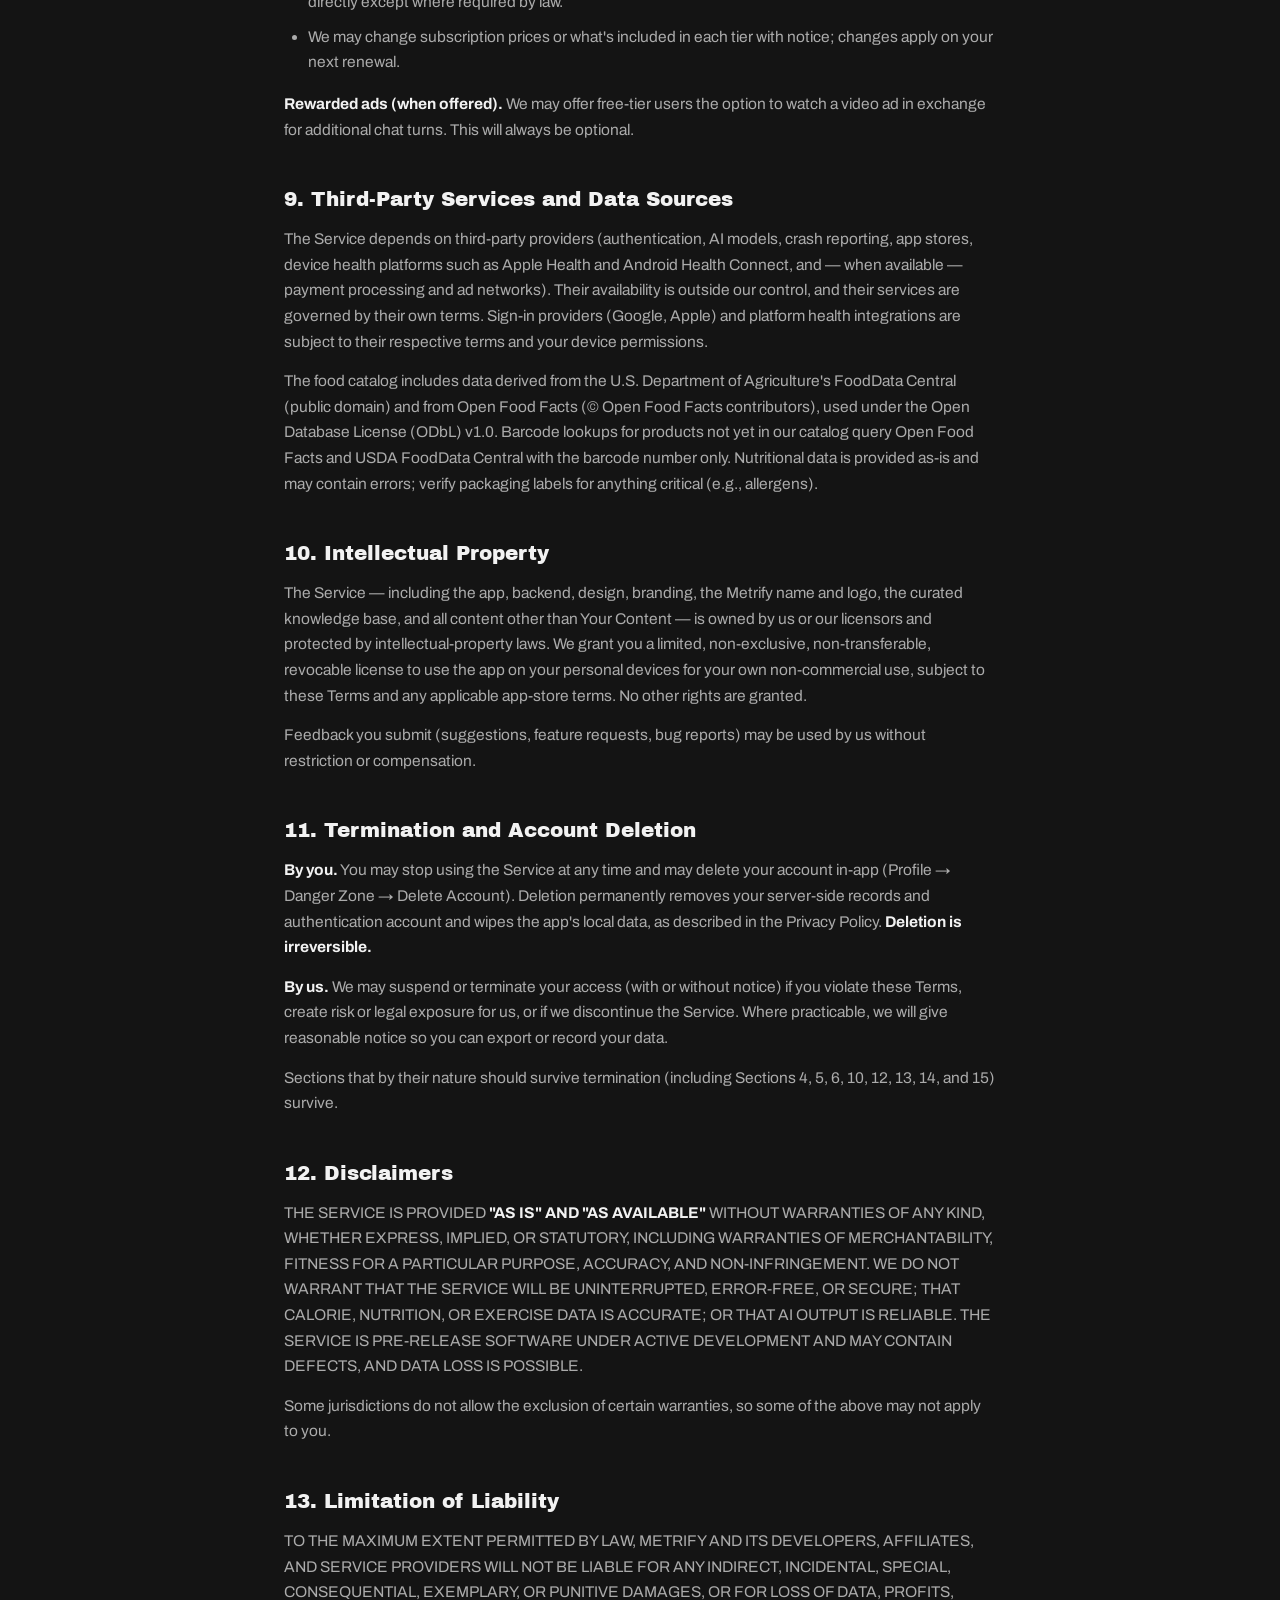
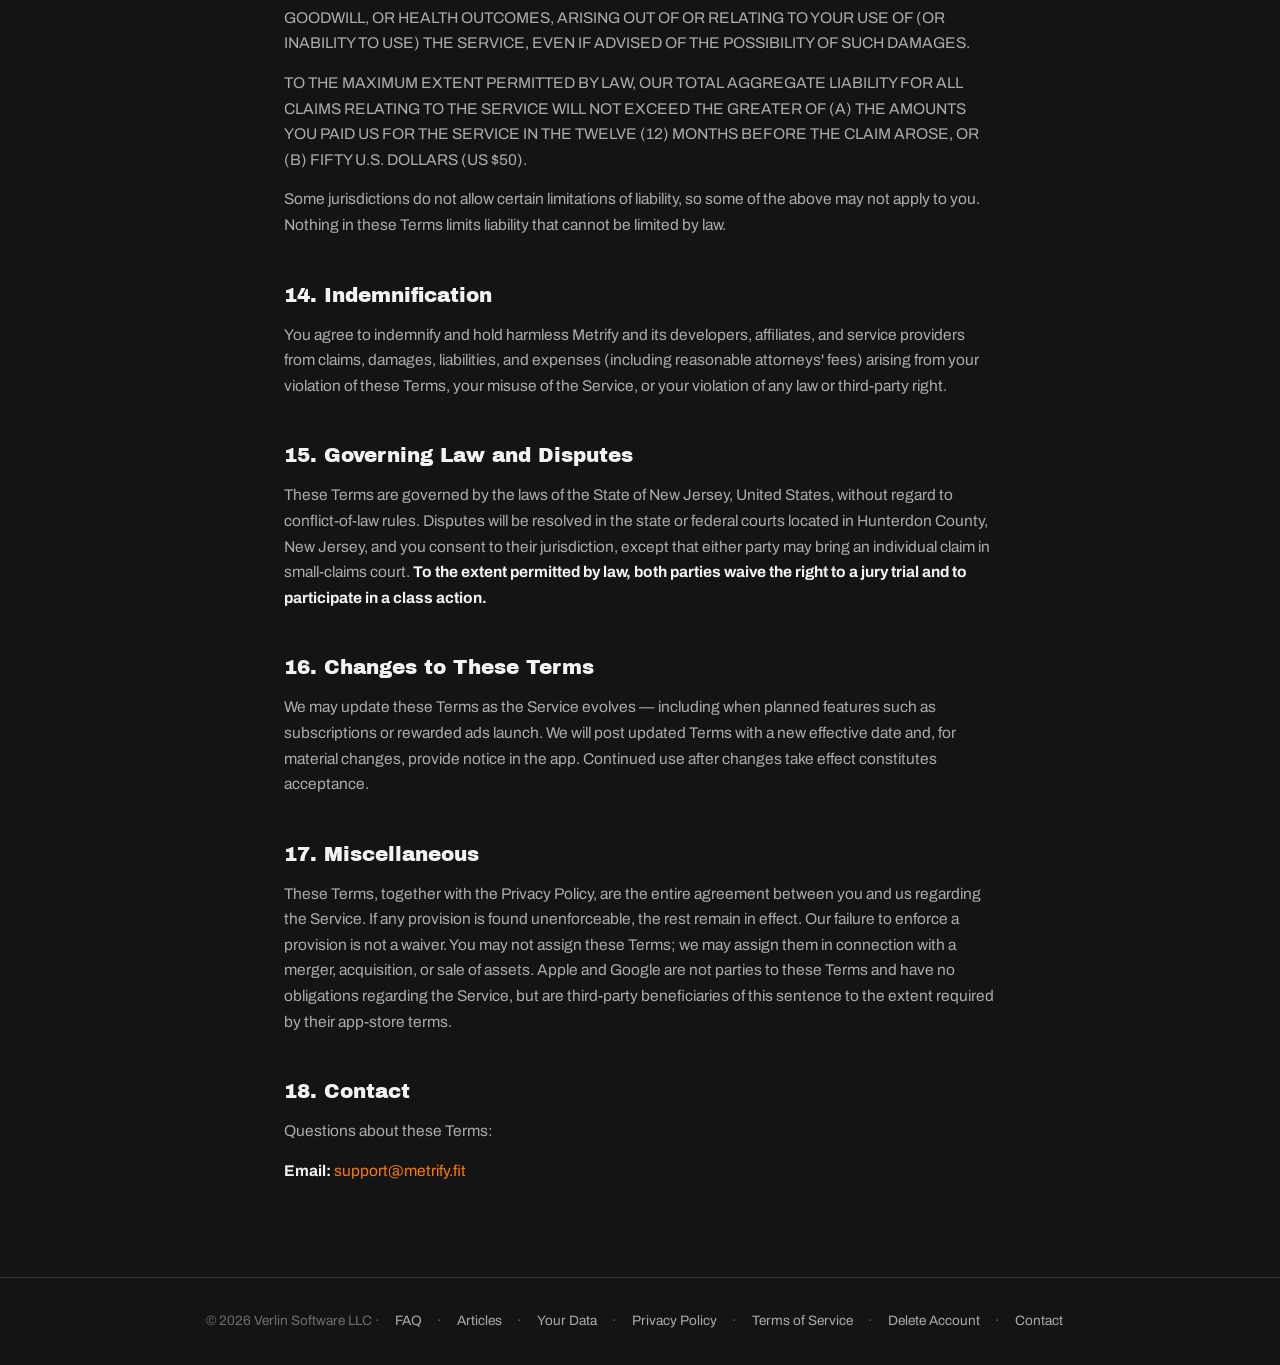
<file: terms.html>
<!DOCTYPE html>
<html lang="en">
<head>
<meta charset="UTF-8">
<meta name="viewport" content="width=device-width, initial-scale=1.0">
<title>Terms of Service — Metrify</title>
<meta property="og:title" content="Terms of Service — Metrify">
<meta property="og:site_name" content="Metrify">
<meta property="og:url" content="https://metrify.fit/terms.html">
<meta property="og:image" content="https://metrify.fit/resources/og-card.png">
<meta name="twitter:card" content="summary_large_image">
<meta name="description" content="Metrify Terms of Service.">
<link rel="icon" href="/favicon.ico" sizes="48x48">
<link rel="icon" href="/metrify_logo.svg" type="image/svg+xml">
<link rel="icon" href="/favicon-96.png" type="image/png" sizes="96x96">
<link rel="icon" href="/favicon-192.png" type="image/png" sizes="192x192">
<link rel="apple-touch-icon" href="/apple-touch-icon.png">
<link rel="preconnect" href="https://fonts.googleapis.com">
<link rel="preconnect" href="https://fonts.gstatic.com" crossorigin>
<link href="https://fonts.googleapis.com/css2?family=Archivo:wght@400;500;600;700&family=Archivo+Black&display=swap" rel="stylesheet">
<style>
  :root {
    --brand:        #FF7A00;
    --bg:           #141414;
    --bg-raised:    #1f1f1f;
    --bg-card:      #242424;
    --border:       #333333;
    --text:         #f2f2f2;
    --text-dim:     #ababab;
    --text-faint:   #6e6e6e;
    --font-display: "Archivo Black", "Arial Black", "Segoe UI", sans-serif;
    --font-body:    "Archivo", "Segoe UI", Roboto, Helvetica, Arial, sans-serif;
  }
  * { margin: 0; padding: 0; box-sizing: border-box; }
  body {
    font-family: var(--font-body);
    background: var(--bg); color: var(--text);
    line-height: 1.65; -webkit-font-smoothing: antialiased;
  }
  a { color: var(--brand); text-decoration: none; }
  a:hover { text-decoration: underline; }

  nav {
    position: sticky; top: 0; z-index: 50;
    background: rgba(20, 20, 20, 0.85); backdrop-filter: blur(12px);
    border-bottom: 1px solid var(--border);
  }
  .nav-inner {
    max-width: 1080px; margin: 0 auto; padding: 0 24px;
    display: flex; align-items: center; justify-content: space-between; height: 64px;
  }
  .logo {
    display: flex; align-items: center; gap: 10px;
    font-family: var(--font-display); font-weight: 400;
    font-size: 1.15rem; color: var(--text);
  }
  .logo:hover { text-decoration: none; }
  .logo-mark { height: 34px; width: auto; display: block; }
  .nav-back { color: var(--text-dim); font-size: 0.95rem; }
  .nav-links { display: flex; gap: 24px; align-items: center; }
  .nav-links a { color: var(--text-dim); font-size: 0.95rem; font-weight: 500; }
  .nav-links a:hover { color: var(--text); }
  @media (max-width: 560px) {
    .nav-links { gap: 14px; }
    .nav-links a { font-size: 0.85rem; }
    .nav-back { display: none; }
  }

  .doc { max-width: 760px; margin: 0 auto; padding: 56px 24px 80px; }
  .doc h1 { font-family: var(--font-display); font-weight: 400; font-size: 2rem; line-height: 1.15; margin-bottom: 10px; }
  .doc-meta { color: var(--text-faint); font-size: 0.9rem; margin-bottom: 36px; }
  .doc h2 {
    font-family: var(--font-display); font-weight: 400; font-size: 1.25rem;
    margin: 44px 0 14px; line-height: 1.3;
  }
  .doc p { color: var(--text-dim); margin-bottom: 14px; font-size: 0.97rem; }
  .doc strong { color: var(--text); }
  .doc ul { padding-left: 24px; margin-bottom: 16px; }
  .doc li { color: var(--text-dim); margin-bottom: 9px; font-size: 0.97rem; }
  .doc hr { border: none; border-top: 1px solid var(--border); margin: 36px 0; }

  footer { border-top: 1px solid var(--border); padding: 32px 24px; text-align: center; color: var(--text-faint); font-size: 0.85rem; }
  footer a { color: var(--text-dim); margin: 0 12px; }
</style>
</head>
<body>

<nav>
  <div class="nav-inner">
    <a class="logo" href="index.html"><img class="logo-mark" src="metrify_logo.svg" alt="Metrify logo">Metrify</a>
    <div class="nav-links">
      <a href="faq.html">FAQ</a>
      <a href="articles/index.html">Articles</a>
      <a class="nav-back" href="index.html">&larr; Back to home</a>
    </div>
  </div>
</nav>

<main class="doc">
  <h1>Metrify Terms of Service</h1>
  <p class="doc-meta">Effective date: July 3, 2026 &middot; Last updated: July 3, 2026</p>

  <p>These Terms of Service ("Terms") govern your access to and use of the Metrify mobile application and the backend services that power it (together, the "Service"), operated by Metrify ("Metrify," "we," "us," or "our"). By creating an account or using the Service, you agree to these Terms and to our <a href="privacy.html">Privacy Policy</a>. If you do not agree, do not use the Service.</p>

  <hr>

  <h2>1. The Service</h2>
  <p>Metrify is a fitness and nutrition tracking application with an AI-powered assistant. It lets you log food, exercise, workouts, weight, and sleep; look up foods by search or by scanning a product barcode; optionally connect Apple Health or Health Connect to import health data into the app; set goals; view progress analytics; and interact with an AI assistant that can read and (with your confirmation) write your fitness data. Your fitness data is stored locally on your device, as described in the Privacy Policy.</p>
  <p>The Service is under active development. Features may be added, changed, or removed at any time, including features described in these Terms as planned.</p>

  <h2>2. Eligibility</h2>
  <p>You must be at least 13 years old (or the higher minimum age required in your jurisdiction, such as 16 in parts of the EU) to use the Service. By using the Service, you represent that you meet this requirement and have the legal capacity to enter into these Terms. If you are under 18, you must have permission from a parent or legal guardian.</p>

  <h2>3. Your Account</h2>
  <p>You need an account to use the Service. You agree to provide accurate information, keep your credentials secure, and notify us promptly of any unauthorized use. You are responsible for all activity under your account. You may sign in with email and password or via a supported identity provider (e.g., Google or Apple). We may suspend or terminate accounts that violate these Terms.</p>

  <h2>4. NOT MEDICAL ADVICE — Health Disclaimer</h2>
  <p><strong>Metrify is a general wellness and informational tool. It is not a medical device and does not provide medical, nutritional, or professional health advice, diagnosis, or treatment.</strong></p>
  <ul>
    <li>Calorie targets, calorie-burn estimates, macronutrient breakdowns, goal projections, trends, and all AI assistant responses are <strong>estimates</strong> generated from formulas, reference data, and AI models. They may be inaccurate, incomplete, or inappropriate for your individual circumstances.</li>
    <li>Always consult a qualified healthcare professional before starting any diet, weight-management program, or exercise regimen, and before acting on any information from the Service — especially if you are pregnant, have a medical condition, have a history of disordered eating, or take medication.</li>
    <li>Never disregard professional medical advice or delay seeking it because of something you read in the Service.</li>
    <li>If you experience symptoms of a medical emergency, call your local emergency number immediately. If you are struggling with disordered eating, please seek help from a qualified professional or a recognized support organization.</li>
  </ul>

  <h2>5. AI-Generated Content</h2>
  <p>The Service's chat assistant, photo-based food recognition, and related features use artificial intelligence (including third-party large language models). You acknowledge that:</p>
  <ul>
    <li>AI output may be inaccurate, incomplete, or misleading ("hallucinations"), including misidentified foods, wrong nutritional values, and flawed advice. <strong>You are responsible for reviewing AI output before relying on it.</strong></li>
    <li>Actions the assistant proposes that modify your data (logging, editing, deleting, changing goals) require your confirmation in the app, and you are responsible for the actions you confirm.</li>
    <li>Your chat messages, submitted photos, and the fitness data the assistant reads to answer you are processed by our AI provider as described in the Privacy Policy.</li>
    <li>AI features are subject to usage limits (Section 8).</li>
  </ul>

  <h2>6. Your Content and Data</h2>
  <p>You retain all rights to the data you create in the Service (logs, custom foods, custom exercises, workout templates, photos, and chat messages — "Your Content"). You grant us a limited, non-exclusive, worldwide, royalty-free license to host, transmit, and process Your Content solely to operate, secure, and improve the Service (for example, relaying a chat turn to the AI provider). This license ends when the relevant content is deleted, except for transient copies in backups or logs that are purged in the ordinary course.</p>
  <p>Most of Your Content is stored only on your device. <strong>You are responsible for safeguarding your device and any backups.</strong> Because Your Content is stored on your device, we cannot recover local data that is lost, including through uninstalling the app or losing your device.</p>

  <h2>7. Acceptable Use</h2>
  <p>You agree not to:</p>
  <ul>
    <li>Use the Service for any unlawful purpose or in violation of these Terms</li>
    <li>Probe, scan, or test the vulnerability of the Service, or bypass authentication, rate limits, or usage quotas</li>
    <li>Reverse engineer, decompile, or extract the source code of the Service except where such restriction is prohibited by law</li>
    <li>Scrape, bulk-export, or redistribute the food catalog, knowledge base, or other Service content</li>
    <li>Use the Service to attempt to extract or misuse the underlying AI models, including prompt-injection attacks</li>
    <li>Impersonate others, misrepresent your affiliation, or create accounts by automated means</li>
    <li>Interfere with or disrupt the Service or its infrastructure</li>
    <li>Use another user's account without permission</li>
  </ul>

  <h2>8. Free Tier, Quotas, and Subscriptions</h2>
  <p><strong>Quotas.</strong> AI chat usage is limited per day by account tier (e.g., a free daily allowance and a larger paid allowance). Quotas, tiers, and feature availability may change. When you reach a quota, the relevant feature is unavailable until the quota resets.</p>
  <p><strong>Subscriptions.</strong> We offer an optional paid <strong>Premium</strong> subscription (monthly and annual plans) that raises your daily AI chat allowance. Subscriptions are sold and processed through the Apple App Store or Google Play and managed via RevenueCat, on the following terms:</p>
  <ul>
    <li>Prices are shown in the app before you purchase and may vary by region. Subscriptions <strong>auto-renew</strong> for the same period at the then-current price until cancelled.</li>
    <li>Payment is charged to your App Store or Google Play account at confirmation of purchase and again at each renewal.</li>
    <li>You can cancel anytime through your App Store or Google Play account settings; cancellation takes effect at the end of the current billing period, and you keep Premium until then. Deleting the app does <strong>not</strong> cancel a subscription.</li>
    <li>You can restore an active subscription on a new device from the paywall's "Restore purchases" option.</li>
    <li>Refunds are handled by the applicable app store under its policies; we do not process refunds directly except where required by law.</li>
    <li>We may change subscription prices or what's included in each tier with notice; changes apply on your next renewal.</li>
  </ul>
  <p><strong>Rewarded ads (when offered).</strong> We may offer free-tier users the option to watch a video ad in exchange for additional chat turns. This will always be optional.</p>

  <h2>9. Third-Party Services and Data Sources</h2>
  <p>The Service depends on third-party providers (authentication, AI models, crash reporting, app stores, device health platforms such as Apple Health and Android Health Connect, and — when available — payment processing and ad networks). Their availability is outside our control, and their services are governed by their own terms. Sign-in providers (Google, Apple) and platform health integrations are subject to their respective terms and your device permissions.</p>
  <p>The food catalog includes data derived from the U.S. Department of Agriculture's FoodData Central (public domain) and from Open Food Facts (&copy; Open Food Facts contributors), used under the Open Database License (ODbL) v1.0. Barcode lookups for products not yet in our catalog query Open Food Facts and USDA FoodData Central with the barcode number only. Nutritional data is provided as-is and may contain errors; verify packaging labels for anything critical (e.g., allergens).</p>

  <h2>10. Intellectual Property</h2>
  <p>The Service — including the app, backend, design, branding, the Metrify name and logo, the curated knowledge base, and all content other than Your Content — is owned by us or our licensors and protected by intellectual-property laws. We grant you a limited, non-exclusive, non-transferable, revocable license to use the app on your personal devices for your own non-commercial use, subject to these Terms and any applicable app-store terms. No other rights are granted.</p>
  <p>Feedback you submit (suggestions, feature requests, bug reports) may be used by us without restriction or compensation.</p>

  <h2>11. Termination and Account Deletion</h2>
  <p><strong>By you.</strong> You may stop using the Service at any time and may delete your account in-app (Profile &rarr; Danger Zone &rarr; Delete Account). Deletion permanently removes your server-side records and authentication account and wipes the app's local data, as described in the Privacy Policy. <strong>Deletion is irreversible.</strong></p>
  <p><strong>By us.</strong> We may suspend or terminate your access (with or without notice) if you violate these Terms, create risk or legal exposure for us, or if we discontinue the Service. Where practicable, we will give reasonable notice so you can export or record your data.</p>
  <p>Sections that by their nature should survive termination (including Sections 4, 5, 6, 10, 12, 13, 14, and 15) survive.</p>

  <h2>12. Disclaimers</h2>
  <p>THE SERVICE IS PROVIDED <strong>"AS IS" AND "AS AVAILABLE"</strong> WITHOUT WARRANTIES OF ANY KIND, WHETHER EXPRESS, IMPLIED, OR STATUTORY, INCLUDING WARRANTIES OF MERCHANTABILITY, FITNESS FOR A PARTICULAR PURPOSE, ACCURACY, AND NON-INFRINGEMENT. WE DO NOT WARRANT THAT THE SERVICE WILL BE UNINTERRUPTED, ERROR-FREE, OR SECURE; THAT CALORIE, NUTRITION, OR EXERCISE DATA IS ACCURATE; OR THAT AI OUTPUT IS RELIABLE. THE SERVICE IS PRE-RELEASE SOFTWARE UNDER ACTIVE DEVELOPMENT AND MAY CONTAIN DEFECTS, AND DATA LOSS IS POSSIBLE.</p>
  <p>Some jurisdictions do not allow the exclusion of certain warranties, so some of the above may not apply to you.</p>

  <h2>13. Limitation of Liability</h2>
  <p>TO THE MAXIMUM EXTENT PERMITTED BY LAW, METRIFY AND ITS DEVELOPERS, AFFILIATES, AND SERVICE PROVIDERS WILL NOT BE LIABLE FOR ANY INDIRECT, INCIDENTAL, SPECIAL, CONSEQUENTIAL, EXEMPLARY, OR PUNITIVE DAMAGES, OR FOR LOSS OF DATA, PROFITS, GOODWILL, OR HEALTH OUTCOMES, ARISING OUT OF OR RELATING TO YOUR USE OF (OR INABILITY TO USE) THE SERVICE, EVEN IF ADVISED OF THE POSSIBILITY OF SUCH DAMAGES.</p>
  <p>TO THE MAXIMUM EXTENT PERMITTED BY LAW, OUR TOTAL AGGREGATE LIABILITY FOR ALL CLAIMS RELATING TO THE SERVICE WILL NOT EXCEED THE GREATER OF (A) THE AMOUNTS YOU PAID US FOR THE SERVICE IN THE TWELVE (12) MONTHS BEFORE THE CLAIM AROSE, OR (B) FIFTY U.S. DOLLARS (US $50).</p>
  <p>Some jurisdictions do not allow certain limitations of liability, so some of the above may not apply to you. Nothing in these Terms limits liability that cannot be limited by law.</p>

  <h2>14. Indemnification</h2>
  <p>You agree to indemnify and hold harmless Metrify and its developers, affiliates, and service providers from claims, damages, liabilities, and expenses (including reasonable attorneys' fees) arising from your violation of these Terms, your misuse of the Service, or your violation of any law or third-party right.</p>

  <h2>15. Governing Law and Disputes</h2>
  <p>These Terms are governed by the laws of the State of New Jersey, United States, without regard to conflict-of-law rules. Disputes will be resolved in the state or federal courts located in Hunterdon County, New Jersey, and you consent to their jurisdiction, except that either party may bring an individual claim in small-claims court. <strong>To the extent permitted by law, both parties waive the right to a jury trial and to participate in a class action.</strong></p>

  <h2>16. Changes to These Terms</h2>
  <p>We may update these Terms as the Service evolves — including when planned features such as subscriptions or rewarded ads launch. We will post updated Terms with a new effective date and, for material changes, provide notice in the app. Continued use after changes take effect constitutes acceptance.</p>

  <h2>17. Miscellaneous</h2>
  <p>These Terms, together with the Privacy Policy, are the entire agreement between you and us regarding the Service. If any provision is found unenforceable, the rest remain in effect. Our failure to enforce a provision is not a waiver. You may not assign these Terms; we may assign them in connection with a merger, acquisition, or sale of assets. Apple and Google are not parties to these Terms and have no obligations regarding the Service, but are third-party beneficiaries of this sentence to the extent required by their app-store terms.</p>

  <h2>18. Contact</h2>
  <p>Questions about these Terms:</p>
  <p><strong>Email:</strong> <a href="mailto:support@metrify.fit">support@metrify.fit</a></p>
</main>

<footer>
  &copy; 2026 Verlin Software LLC &middot; <a href="faq.html">FAQ</a> &middot; <a href="articles/index.html">Articles</a> &middot; <a href="your-data.html">Your Data</a> &middot; <a href="privacy.html">Privacy Policy</a> &middot; <a href="terms.html">Terms of Service</a> &middot; <a href="delete-account.html">Delete Account</a> &middot; <a href="mailto:support@metrify.fit">Contact</a>
</footer>

</body>
</html>
</file>
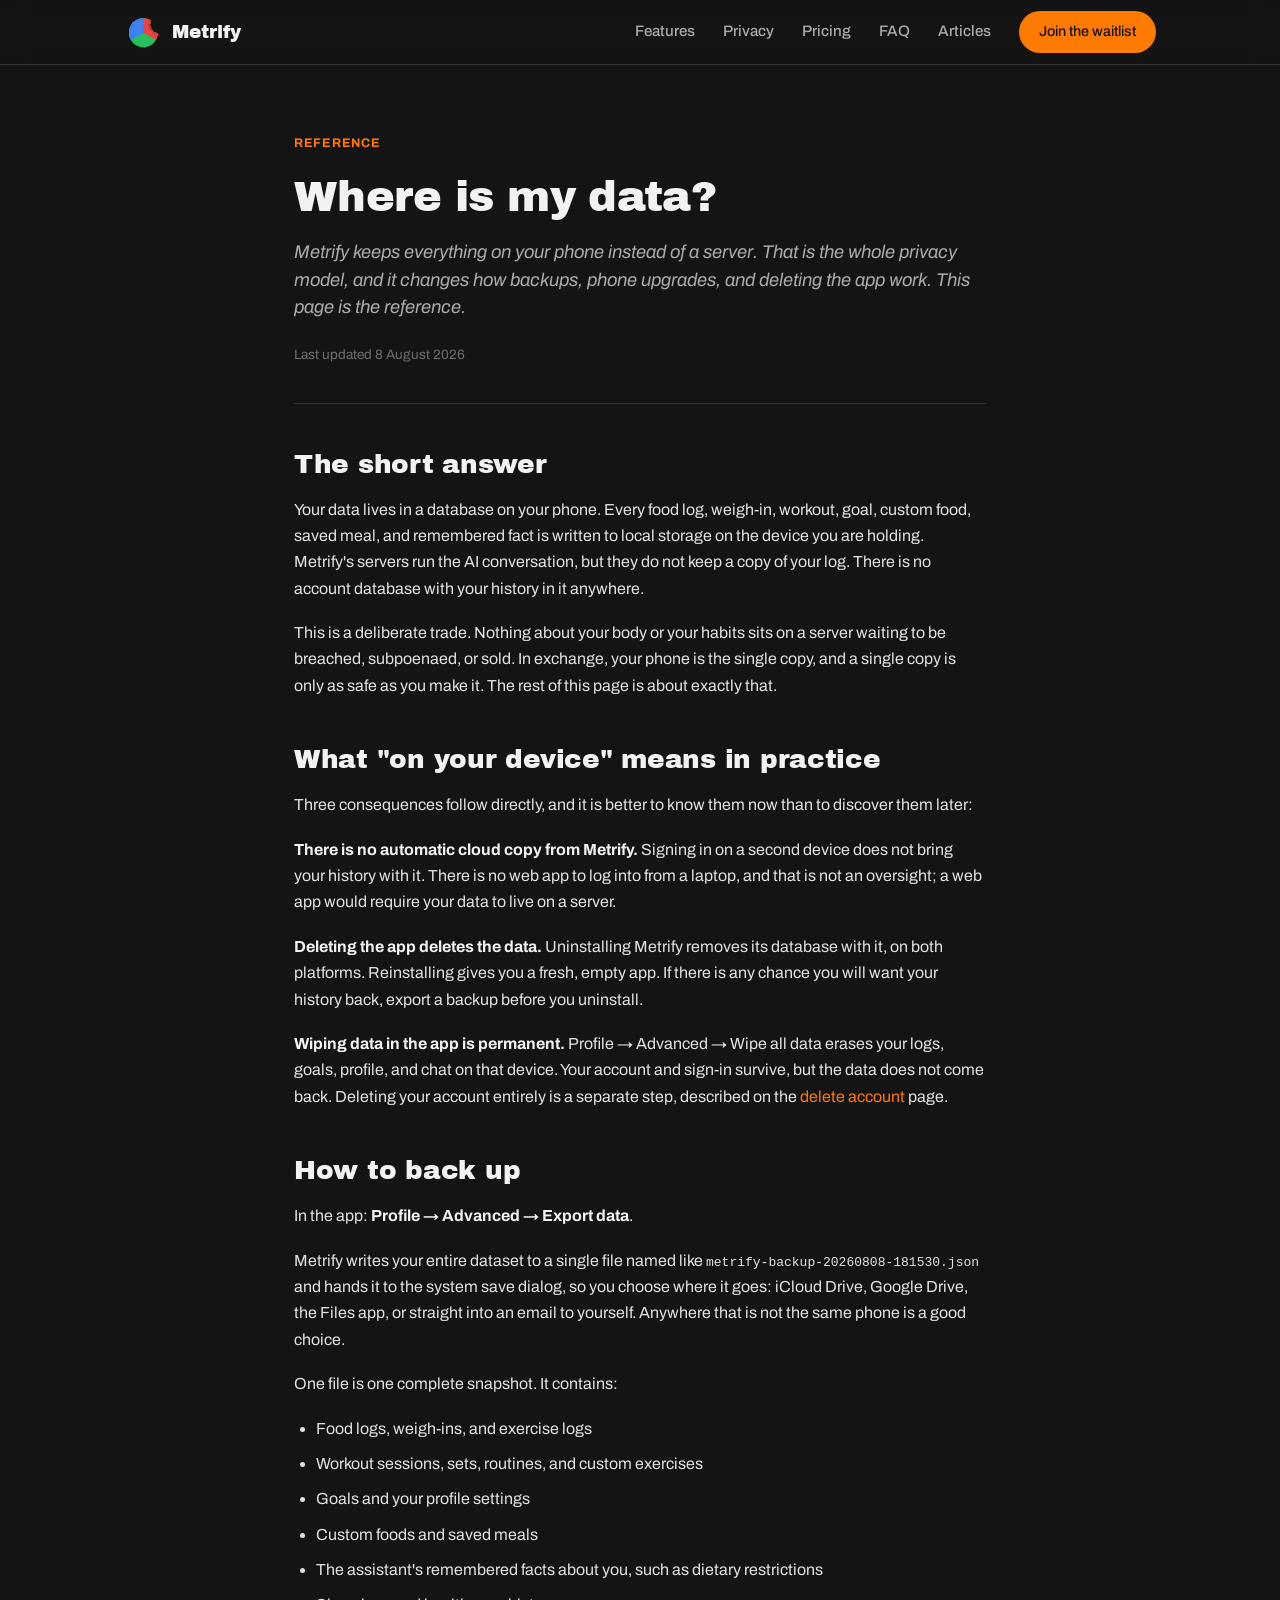
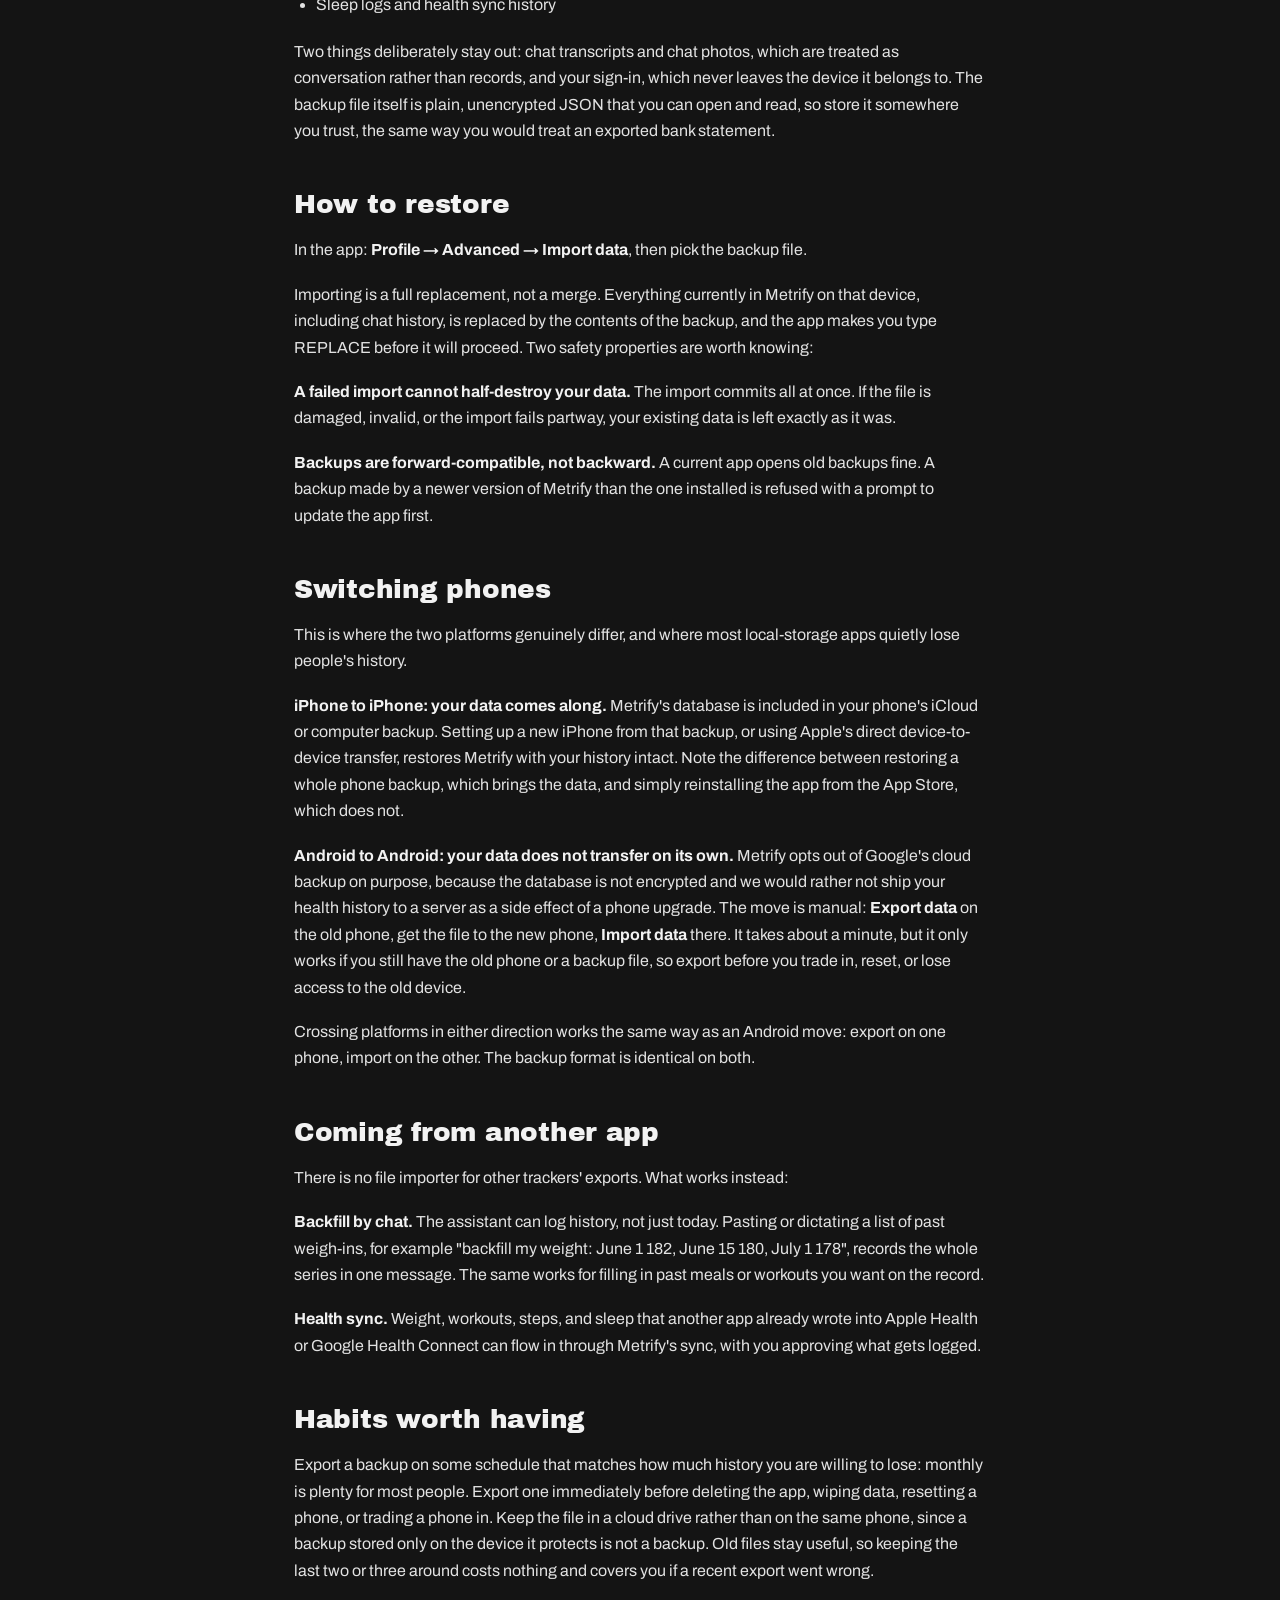
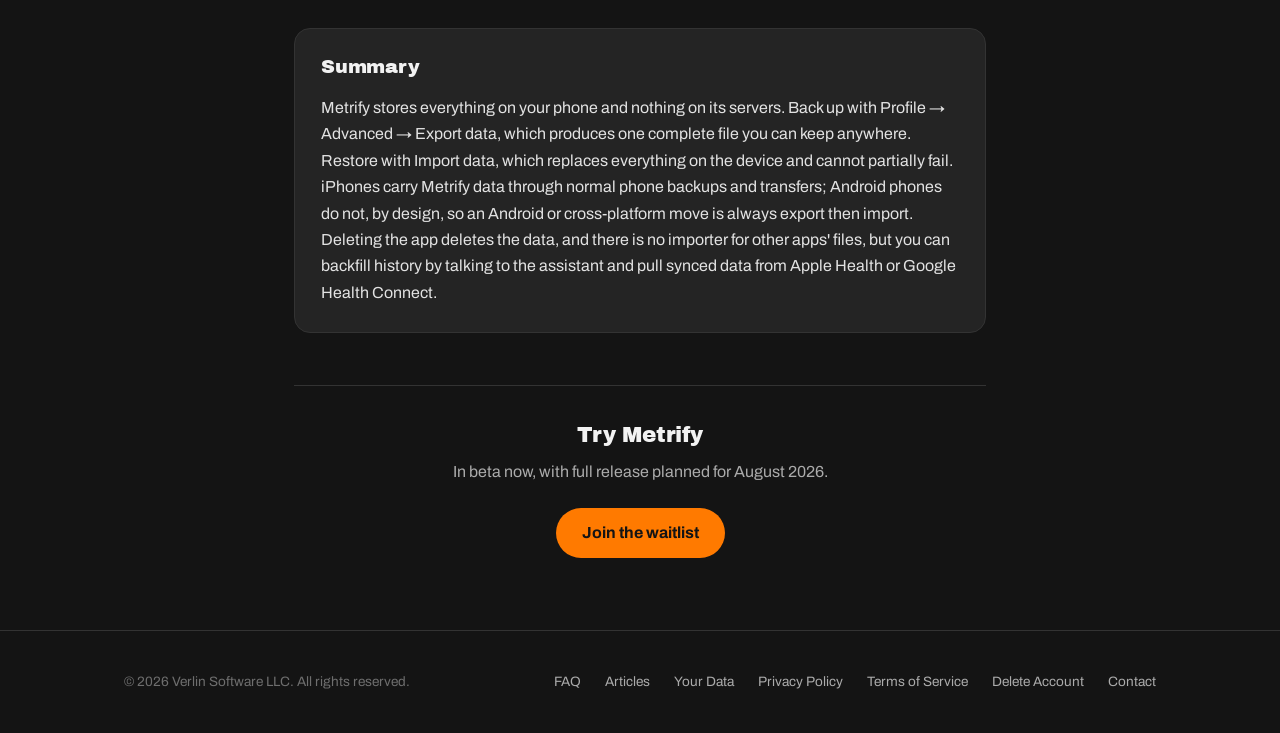
<file: your-data.html>
<!DOCTYPE html>
<html lang="en">
<head>
<meta charset="UTF-8">
<meta name="viewport" content="width=device-width, initial-scale=1.0">
<title>Where is my data? How Metrify stores, backs up, and moves your data</title>
<meta name="description" content="Metrify keeps every log on your phone, not on a server. What that means in practice: how to back up, what happens when you delete the app, how to move to a new phone, and how to restore a backup.">
<meta property="og:type" content="website">
<meta property="og:site_name" content="Metrify">
<meta property="og:title" content="Where is my data? How Metrify stores, backs up, and moves your data">
<meta property="og:description" content="Metrify keeps every log on your phone, not on a server. How to back up, what happens when you delete the app, and how to move to a new phone.">
<meta property="og:url" content="https://metrify.fit/your-data.html">
<meta property="og:image" content="https://metrify.fit/resources/og-card.png">
<meta property="og:image:width" content="1200">
<meta property="og:image:height" content="630">
<meta property="og:image:alt" content="Metrify: the fitness tracker you can just talk to">
<meta name="twitter:card" content="summary_large_image">
<meta name="twitter:title" content="Where is my data? How Metrify stores, backs up, and moves your data">
<meta name="twitter:description" content="Metrify keeps every log on your phone, not on a server. How to back up, what happens when you delete the app, and how to move to a new phone.">
<meta name="twitter:image" content="https://metrify.fit/resources/og-card.png">
<link rel="canonical" href="https://metrify.fit/your-data.html">
<link rel="icon" href="/favicon.ico" sizes="48x48">
<link rel="icon" href="/metrify_logo.svg" type="image/svg+xml">
<link rel="icon" href="/favicon-96.png" type="image/png" sizes="96x96">
<link rel="icon" href="/favicon-192.png" type="image/png" sizes="192x192">
<link rel="apple-touch-icon" href="/apple-touch-icon.png">
<link rel="preconnect" href="https://fonts.googleapis.com">
<link rel="preconnect" href="https://fonts.gstatic.com" crossorigin>
<link href="https://fonts.googleapis.com/css2?family=Archivo:wght@400;500;600;700&family=Archivo+Black&display=swap" rel="stylesheet">
<link rel="stylesheet" href="articles/article.css">
<script type="application/ld+json">
{
  "@context": "https://schema.org",
  "@type": "FAQPage",
  "mainEntity": [
    {
      "@type": "Question",
      "name": "Where is my Metrify data stored?",
      "acceptedAnswer": { "@type": "Answer", "text": "In a database on your phone. Every food log, weigh-in, workout, goal, custom food, and remembered fact lives locally on the device. There is no copy on Metrify's servers, which is why there is no web app and why deleting the app deletes the data." }
    },
    {
      "@type": "Question",
      "name": "How do I back up my Metrify data?",
      "acceptedAnswer": { "@type": "Answer", "text": "In the app, go to Profile, open Advanced, and tap Export data. Metrify writes your entire dataset to a single backup file and lets you save it anywhere: iCloud Drive, Google Drive, the Files app, or an email to yourself. The file contains your logs, goals, profile, workouts, saved meals, custom foods, and the assistant's remembered facts. Chat transcripts and photos are not included." }
    },
    {
      "@type": "Question",
      "name": "What happens to my data if I delete the app?",
      "acceptedAnswer": { "@type": "Answer", "text": "Uninstalling Metrify deletes the database with it, because your phone is the only place the data exists. Reinstalling the app does not bring it back. Export a backup first if you want the option to return." }
    },
    {
      "@type": "Question",
      "name": "Will my data move to a new phone?",
      "acceptedAnswer": { "@type": "Answer", "text": "On iPhone, yes: Metrify's data is included in your iCloud or computer backup, so setting up a new iPhone from a backup or a direct transfer carries it over. On Android, no: Metrify deliberately opts out of Google's cloud backup because the database is unencrypted, so you must Export data on the old phone and Import data on the new one." }
    },
    {
      "@type": "Question",
      "name": "How do I restore a Metrify backup?",
      "acceptedAnswer": { "@type": "Answer", "text": "Go to Profile, open Advanced, and tap Import data, then pick your backup file. Importing replaces everything currently in the app on that device, and Metrify asks you to type REPLACE to confirm. If the file is damaged or the import fails, your existing data is left untouched." }
    },
    {
      "@type": "Question",
      "name": "Can I import data from another fitness app?",
      "acceptedAnswer": { "@type": "Answer", "text": "There is no file importer for other trackers, but you can backfill history by talking to the assistant. Pasting or dictating a list of past weigh-ins logs the whole history in one message. Weight, workouts, steps, and sleep already recorded in Apple Health or Google Health Connect can also come in through sync." }
    }
  ]
}
</script>
</head>
<body>

<nav>
  <div class="wrap nav-inner">
    <a class="logo" href="index.html"><img class="logo-mark" src="metrify_logo.svg" alt="Metrify logo">Metrify</a>
    <div class="nav-links">
      <a class="anchor-link" href="index.html#features">Features</a>
      <a class="anchor-link" href="index.html#privacy">Privacy</a>
      <a class="anchor-link" href="index.html#pricing">Pricing</a>
      <a href="faq.html">FAQ</a>
      <a href="articles/index.html">Articles</a>
      <a href="https://docs.google.com/forms/d/e/1FAIpQLScR_Rp7votPh9bJqfgML_lUJDGCzVk3PJwj7MtibfAYZPuT9g/viewform" target="_blank" rel="noopener" class="btn btn-primary">Join the waitlist</a>
    </div>
  </div>
</nav>

<div class="article-wrap">
  <header class="article-head">
    <span class="eyebrow">Reference</span>
    <h1>Where is my data?</h1>
    <p class="standfirst">Metrify keeps everything on your phone instead of a server. That is the whole privacy model, and it changes how backups, phone upgrades, and deleting the app work. This page is the reference.</p>
    <p class="byline">Last updated 8 August 2026</p>
  </header>

  <article>
    <h2>The short answer</h2>
    <p>Your data lives in a database on your phone. Every food log, weigh-in, workout, goal, custom food, saved meal, and remembered fact is written to local storage on the device you are holding. Metrify's servers run the AI conversation, but they do not keep a copy of your log. There is no account database with your history in it anywhere.</p>
    <p>This is a deliberate trade. Nothing about your body or your habits sits on a server waiting to be breached, subpoenaed, or sold. In exchange, your phone is the single copy, and a single copy is only as safe as you make it. The rest of this page is about exactly that.</p>

    <h2>What "on your device" means in practice</h2>
    <p>Three consequences follow directly, and it is better to know them now than to discover them later:</p>
    <p><strong>There is no automatic cloud copy from Metrify.</strong> Signing in on a second device does not bring your history with it. There is no web app to log into from a laptop, and that is not an oversight; a web app would require your data to live on a server.</p>
    <p><strong>Deleting the app deletes the data.</strong> Uninstalling Metrify removes its database with it, on both platforms. Reinstalling gives you a fresh, empty app. If there is any chance you will want your history back, export a backup before you uninstall.</p>
    <p><strong>Wiping data in the app is permanent.</strong> Profile &rarr; Advanced &rarr; Wipe all data erases your logs, goals, profile, and chat on that device. Your account and sign-in survive, but the data does not come back. Deleting your account entirely is a separate step, described on the <a href="delete-account.html">delete account</a> page.</p>

    <h2>How to back up</h2>
    <p>In the app: <strong>Profile &rarr; Advanced &rarr; Export data</strong>.</p>
    <p>Metrify writes your entire dataset to a single file named like <code>metrify-backup-20260808-181530.json</code> and hands it to the system save dialog, so you choose where it goes: iCloud Drive, Google Drive, the Files app, or straight into an email to yourself. Anywhere that is not the same phone is a good choice.</p>
    <p>One file is one complete snapshot. It contains:</p>
    <ul>
      <li>Food logs, weigh-ins, and exercise logs</li>
      <li>Workout sessions, sets, routines, and custom exercises</li>
      <li>Goals and your profile settings</li>
      <li>Custom foods and saved meals</li>
      <li>The assistant's remembered facts about you, such as dietary restrictions</li>
      <li>Sleep logs and health sync history</li>
    </ul>
    <p>Two things deliberately stay out: chat transcripts and chat photos, which are treated as conversation rather than records, and your sign-in, which never leaves the device it belongs to. The backup file itself is plain, unencrypted JSON that you can open and read, so store it somewhere you trust, the same way you would treat an exported bank statement.</p>

    <h2>How to restore</h2>
    <p>In the app: <strong>Profile &rarr; Advanced &rarr; Import data</strong>, then pick the backup file.</p>
    <p>Importing is a full replacement, not a merge. Everything currently in Metrify on that device, including chat history, is replaced by the contents of the backup, and the app makes you type REPLACE before it will proceed. Two safety properties are worth knowing:</p>
    <p><strong>A failed import cannot half-destroy your data.</strong> The import commits all at once. If the file is damaged, invalid, or the import fails partway, your existing data is left exactly as it was.</p>
    <p><strong>Backups are forward-compatible, not backward.</strong> A current app opens old backups fine. A backup made by a newer version of Metrify than the one installed is refused with a prompt to update the app first.</p>

    <h2>Switching phones</h2>
    <p>This is where the two platforms genuinely differ, and where most local-storage apps quietly lose people's history.</p>
    <p><strong>iPhone to iPhone: your data comes along.</strong> Metrify's database is included in your phone's iCloud or computer backup. Setting up a new iPhone from that backup, or using Apple's direct device-to-device transfer, restores Metrify with your history intact. Note the difference between restoring a whole phone backup, which brings the data, and simply reinstalling the app from the App Store, which does not.</p>
    <p><strong>Android to Android: your data does not transfer on its own.</strong> Metrify opts out of Google's cloud backup on purpose, because the database is not encrypted and we would rather not ship your health history to a server as a side effect of a phone upgrade. The move is manual: <strong>Export data</strong> on the old phone, get the file to the new phone, <strong>Import data</strong> there. It takes about a minute, but it only works if you still have the old phone or a backup file, so export before you trade in, reset, or lose access to the old device.</p>
    <p>Crossing platforms in either direction works the same way as an Android move: export on one phone, import on the other. The backup format is identical on both.</p>

    <h2>Coming from another app</h2>
    <p>There is no file importer for other trackers' exports. What works instead:</p>
    <p><strong>Backfill by chat.</strong> The assistant can log history, not just today. Pasting or dictating a list of past weigh-ins, for example "backfill my weight: June 1 182, June 15 180, July 1 178", records the whole series in one message. The same works for filling in past meals or workouts you want on the record.</p>
    <p><strong>Health sync.</strong> Weight, workouts, steps, and sleep that another app already wrote into Apple Health or Google Health Connect can flow in through Metrify's sync, with you approving what gets logged.</p>

    <h2>Habits worth having</h2>
    <p>Export a backup on some schedule that matches how much history you are willing to lose: monthly is plenty for most people. Export one immediately before deleting the app, wiping data, resetting a phone, or trading a phone in. Keep the file in a cloud drive rather than on the same phone, since a backup stored only on the device it protects is not a backup. Old files stay useful, so keeping the last two or three around costs nothing and covers you if a recent export went wrong.</p>

    <div class="summary">
      <h2>Summary</h2>
      <p>Metrify stores everything on your phone and nothing on its servers. Back up with Profile &rarr; Advanced &rarr; Export data, which produces one complete file you can keep anywhere. Restore with Import data, which replaces everything on the device and cannot partially fail. iPhones carry Metrify data through normal phone backups and transfers; Android phones do not, by design, so an Android or cross-platform move is always export then import. Deleting the app deletes the data, and there is no importer for other apps' files, but you can backfill history by talking to the assistant and pull synced data from Apple Health or Google Health Connect.</p>
    </div>

    <div class="article-cta">
      <h2>Try Metrify</h2>
      <p>In beta now, with full release planned for August 2026.</p>
      <a href="https://docs.google.com/forms/d/e/1FAIpQLScR_Rp7votPh9bJqfgML_lUJDGCzVk3PJwj7MtibfAYZPuT9g/viewform" target="_blank" rel="noopener" class="btn btn-primary">Join the waitlist</a>
    </div>
  </article>
</div>

<footer>
  <div class="wrap footer-inner">
    <div>&copy; 2026 Verlin Software LLC. All rights reserved.</div>
    <div class="footer-links">
      <a href="faq.html">FAQ</a>
      <a href="articles/index.html">Articles</a>
      <a href="your-data.html">Your Data</a>
      <a href="privacy.html">Privacy Policy</a>
      <a href="terms.html">Terms of Service</a>
      <a href="delete-account.html">Delete Account</a>
      <a href="mailto:support@metrify.fit">Contact</a>
    </div>
  </div>
</footer>

</body>
</html>
</file>
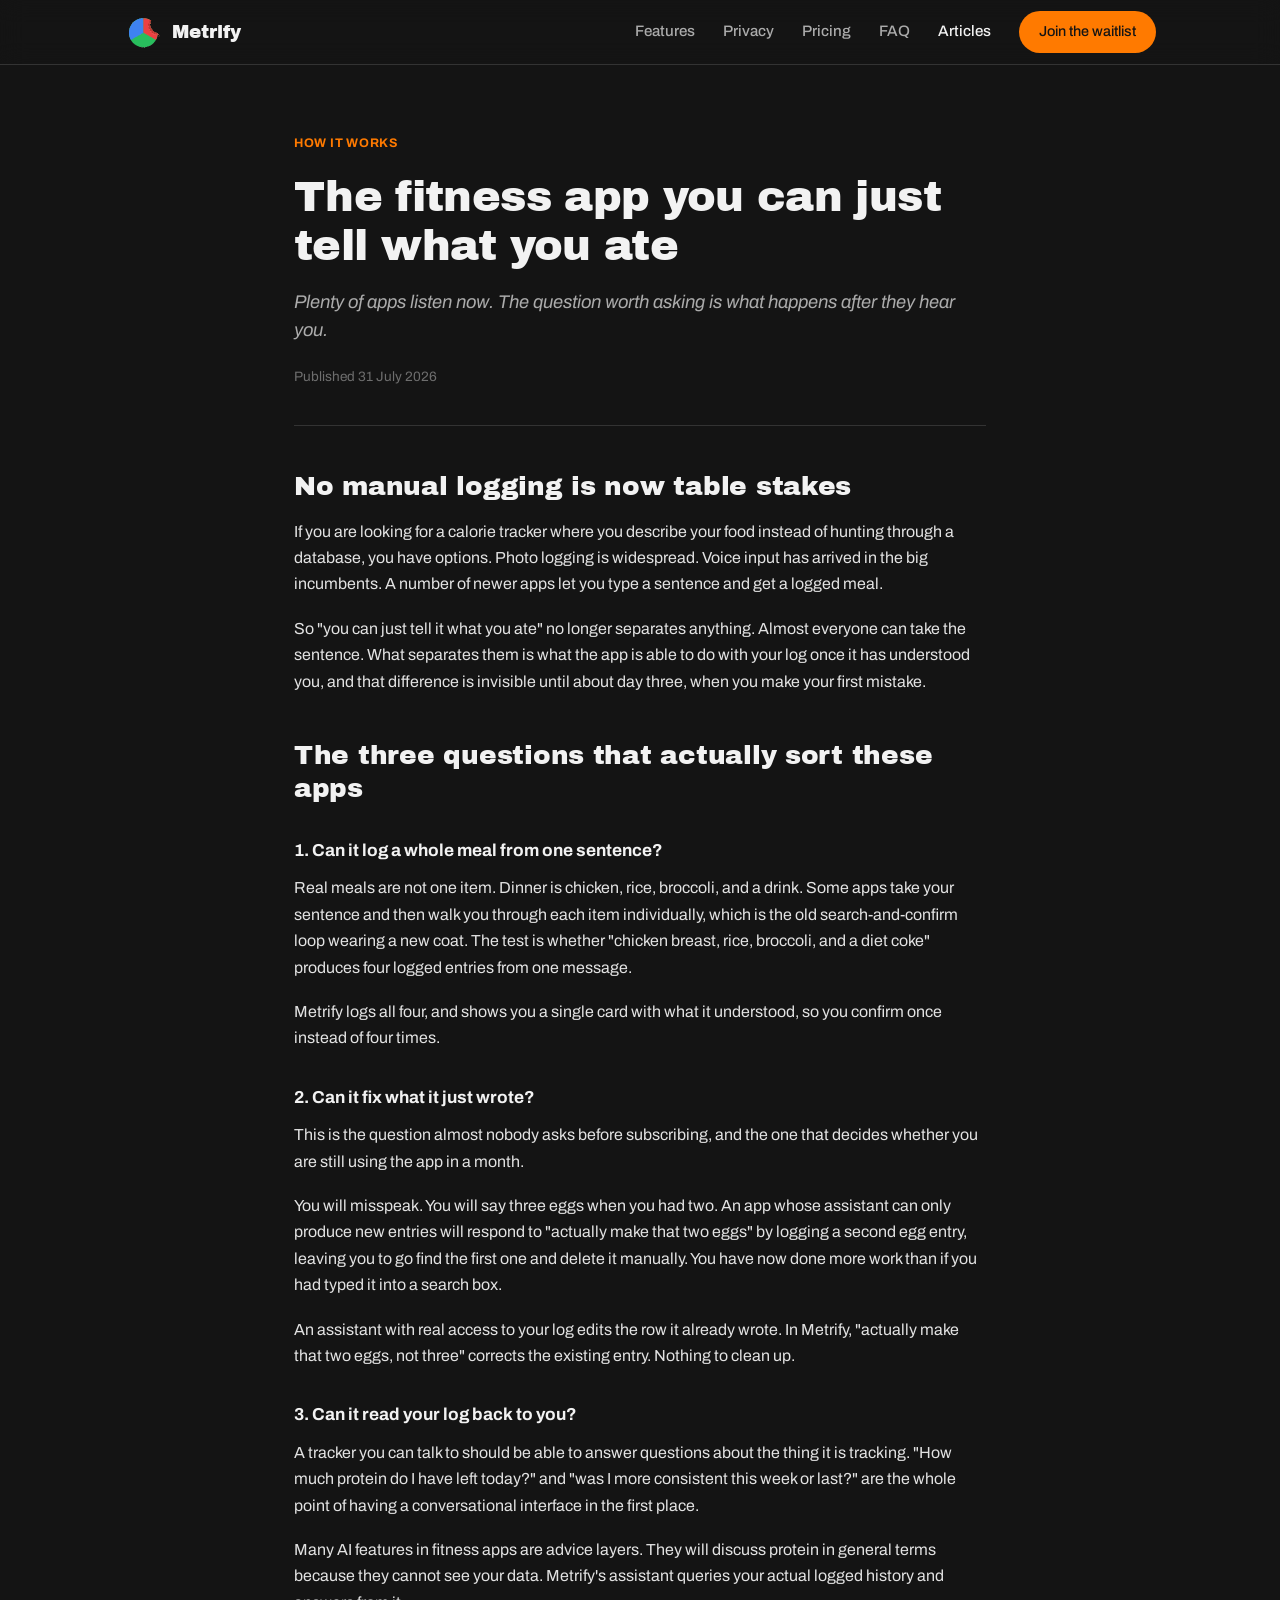
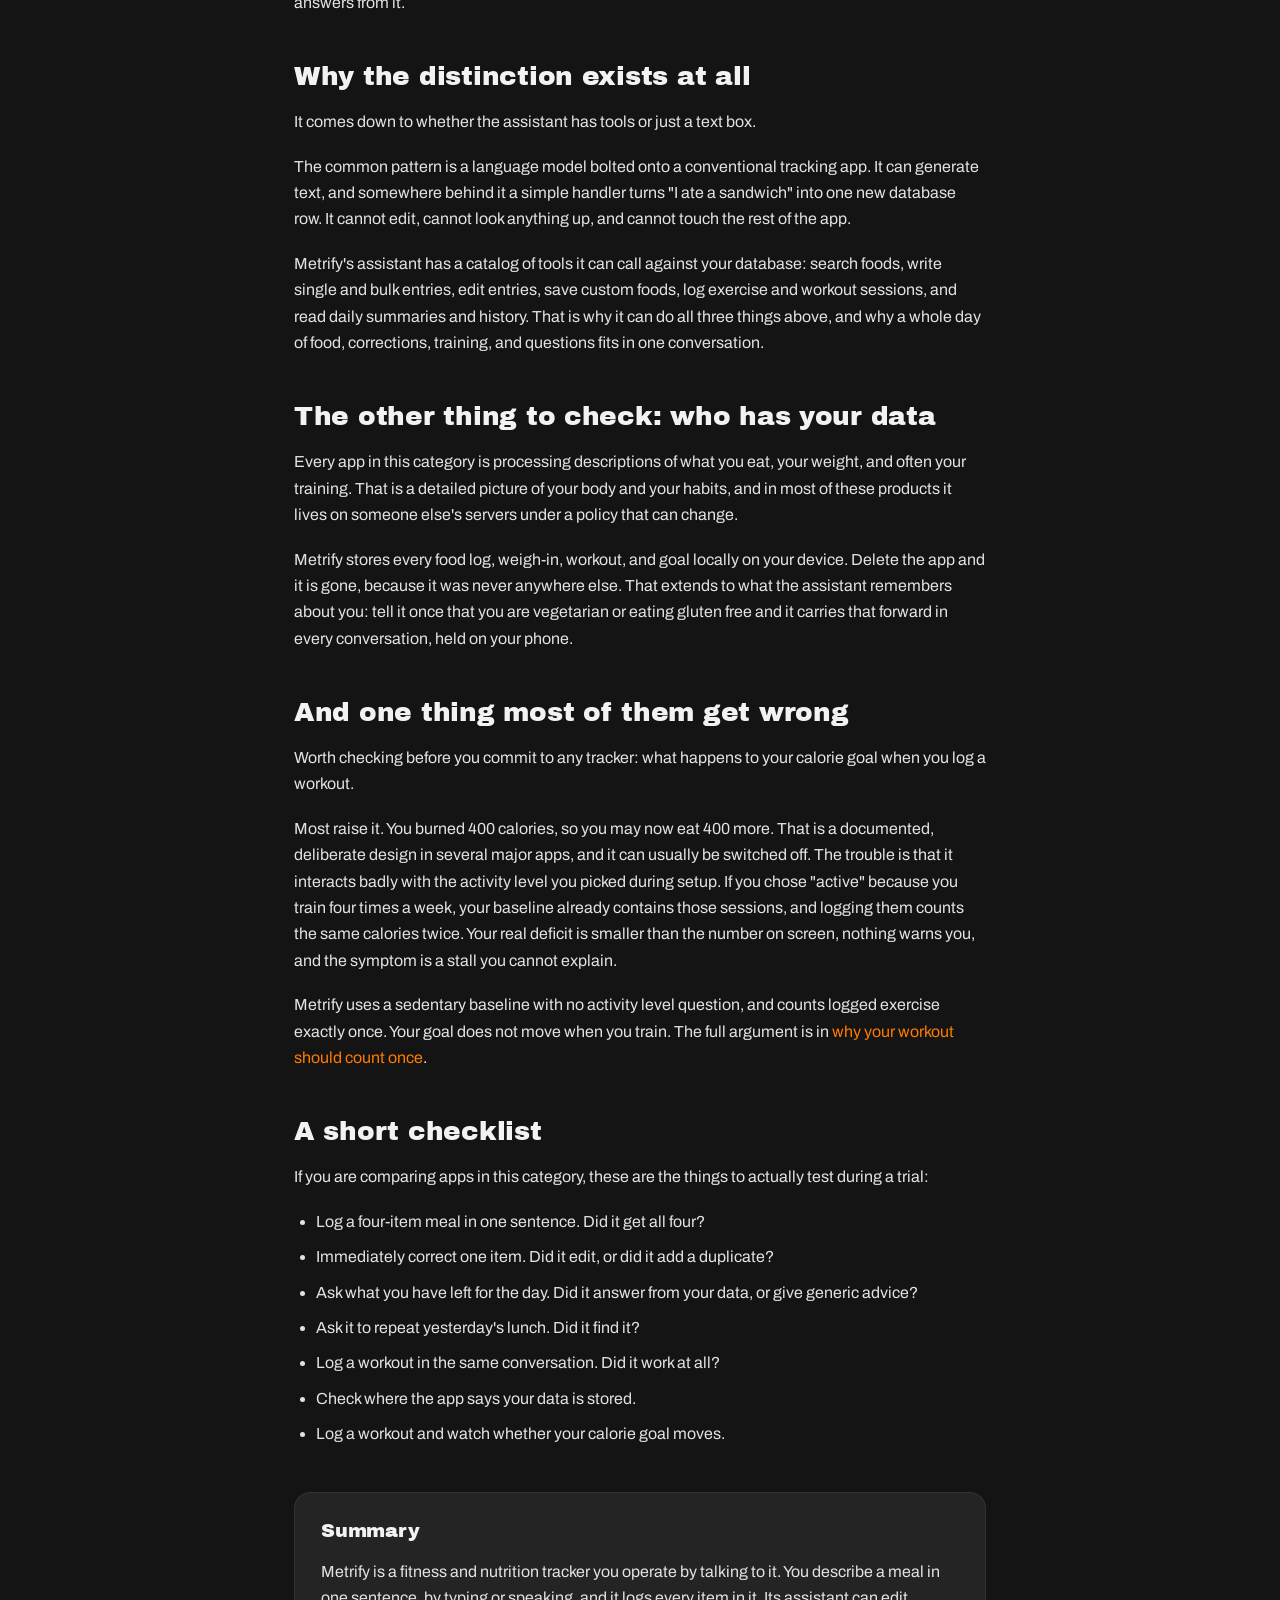
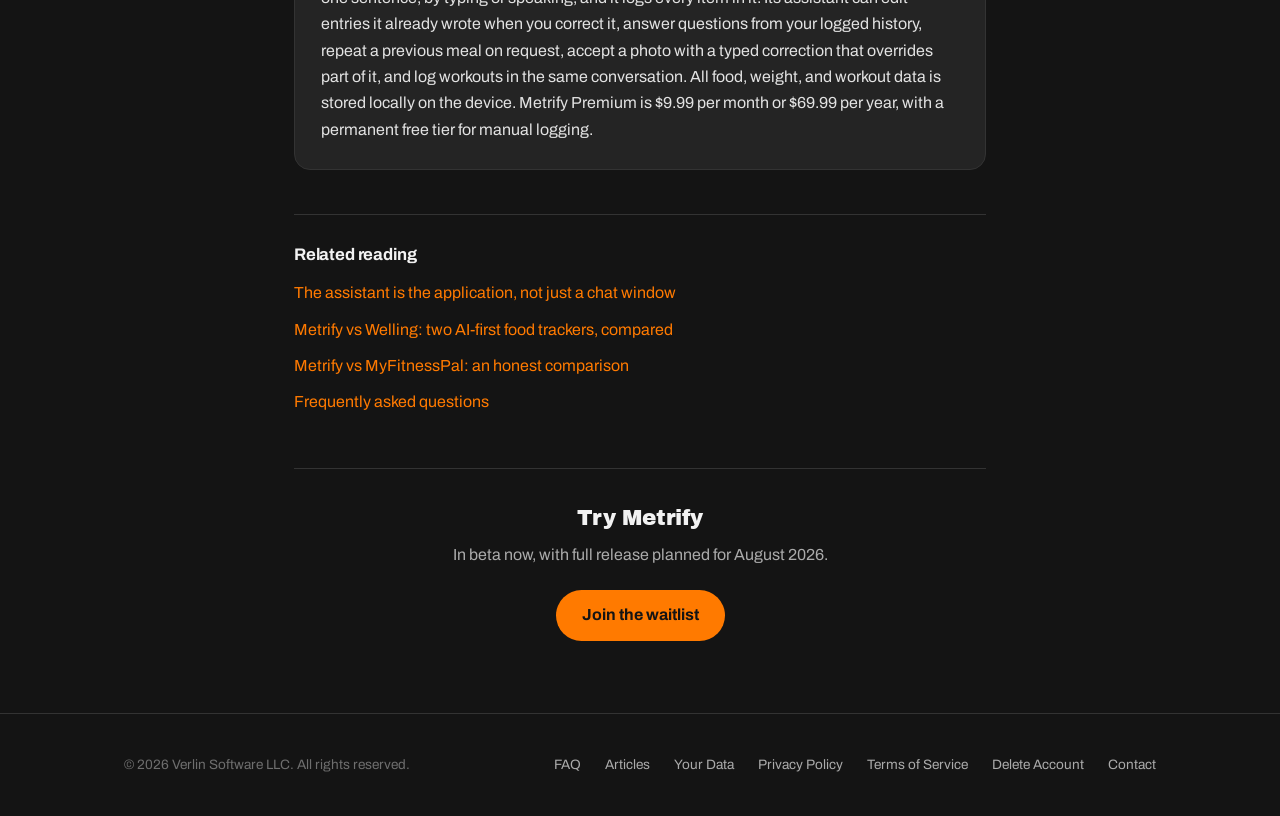
<file: articles/just-tell-it-what-you-ate.html>
<!DOCTYPE html>
<html lang="en">
<head>
<meta charset="UTF-8">
<meta name="viewport" content="width=device-width, initial-scale=1.0">
<title>The fitness app you can just tell what you ate</title>
<meta name="description" content="What to look for in an AI food tracker with no manual logging, and why the important question is not whether the app listens but whether it can act on your log.">
<meta property="og:type" content="article">
<meta property="og:site_name" content="Metrify">
<meta property="og:title" content="The fitness app you can just tell what you ate">
<meta property="og:description" content="What to look for in an AI food tracker with no manual logging, and why the important question is not whether the app listens but whether it can act on your log.">
<meta property="og:url" content="https://metrify.fit/articles/just-tell-it-what-you-ate.html">
<meta property="og:image" content="https://metrify.fit/resources/og-card.png">
<meta property="og:image:width" content="1200">
<meta property="og:image:height" content="630">
<meta property="og:image:alt" content="Metrify: the fitness tracker you can just talk to">
<meta name="twitter:card" content="summary_large_image">
<meta name="twitter:title" content="The fitness app you can just tell what you ate">
<meta name="twitter:description" content="What to look for in an AI food tracker with no manual logging, and why the important question is not whether the app listens but whether it can act on your log.">
<meta name="twitter:image" content="https://metrify.fit/resources/og-card.png">
<link rel="canonical" href="https://metrify.fit/articles/just-tell-it-what-you-ate.html">
<link rel="icon" href="/favicon.ico" sizes="48x48">
<link rel="icon" href="/metrify_logo.svg" type="image/svg+xml">
<link rel="icon" href="/favicon-96.png" type="image/png" sizes="96x96">
<link rel="icon" href="/favicon-192.png" type="image/png" sizes="192x192">
<link rel="apple-touch-icon" href="/apple-touch-icon.png">
<link rel="preconnect" href="https://fonts.googleapis.com">
<link rel="preconnect" href="https://fonts.gstatic.com" crossorigin>
<link href="https://fonts.googleapis.com/css2?family=Archivo:wght@400;500;600;700&family=Archivo+Black&display=swap" rel="stylesheet">
<link rel="stylesheet" href="article.css">
<script type="application/ld+json">
{
  "@context": "https://schema.org",
  "@type": "Article",
  "headline": "The fitness app you can just tell what you ate",
  "description": "What to look for in an AI food tracker with no manual logging, and why the important question is not whether the app listens but whether it can act on your log.",
  "datePublished": "2026-07-31",
  "dateModified": "2026-07-31",
  "author": { "@type": "Organization", "name": "Metrify" },
  "publisher": {
    "@type": "Organization",
    "name": "Metrify",
    "logo": { "@type": "ImageObject", "url": "https://metrify.fit/metrify_logo.svg" }
  },
  "mainEntityOfPage": "https://metrify.fit/articles/just-tell-it-what-you-ate.html"
}
</script>
</head>
<body>

<nav>
  <div class="wrap nav-inner">
    <a class="logo" href="../index.html"><img class="logo-mark" src="../metrify_logo.svg" alt="Metrify logo">Metrify</a>
    <div class="nav-links">
      <a class="anchor-link" href="../index.html#features">Features</a>
      <a class="anchor-link" href="../index.html#privacy">Privacy</a>
      <a class="anchor-link" href="../index.html#pricing">Pricing</a>
      <a href="../faq.html">FAQ</a>
      <a href="index.html" class="current">Articles</a>
      <a href="https://docs.google.com/forms/d/e/1FAIpQLScR_Rp7votPh9bJqfgML_lUJDGCzVk3PJwj7MtibfAYZPuT9g/viewform" target="_blank" rel="noopener" class="btn btn-primary">Join the waitlist</a>
    </div>
  </div>
</nav>

<div class="article-wrap">
  <header class="article-head">
    <span class="eyebrow"><a href="index.html">How it works</a></span>
    <h1>The fitness app you can just tell what you ate</h1>
    <p class="standfirst">Plenty of apps listen now. The question worth asking is what happens after they hear you.</p>
    <p class="byline">Published 31 July 2026</p>
  </header>

  <article>
    <h2>No manual logging is now table stakes</h2>
    <p>If you are looking for a calorie tracker where you describe your food instead of hunting through a database, you have options. Photo logging is widespread. Voice input has arrived in the big incumbents. A number of newer apps let you type a sentence and get a logged meal.</p>
    <p>So "you can just tell it what you ate" no longer separates anything. Almost everyone can take the sentence. What separates them is what the app is able to do with your log once it has understood you, and that difference is invisible until about day three, when you make your first mistake.</p>

    <h2>The three questions that actually sort these apps</h2>

    <h3>1. Can it log a whole meal from one sentence?</h3>
    <p>Real meals are not one item. Dinner is chicken, rice, broccoli, and a drink. Some apps take your sentence and then walk you through each item individually, which is the old search-and-confirm loop wearing a new coat. The test is whether "chicken breast, rice, broccoli, and a diet coke" produces four logged entries from one message.</p>
    <p>Metrify logs all four, and shows you a single card with what it understood, so you confirm once instead of four times.</p>

    <h3>2. Can it fix what it just wrote?</h3>
    <p>This is the question almost nobody asks before subscribing, and the one that decides whether you are still using the app in a month.</p>
    <p>You will misspeak. You will say three eggs when you had two. An app whose assistant can only produce new entries will respond to "actually make that two eggs" by logging a second egg entry, leaving you to go find the first one and delete it manually. You have now done more work than if you had typed it into a search box.</p>
    <p>An assistant with real access to your log edits the row it already wrote. In Metrify, "actually make that two eggs, not three" corrects the existing entry. Nothing to clean up.</p>

    <h3>3. Can it read your log back to you?</h3>
    <p>A tracker you can talk to should be able to answer questions about the thing it is tracking. "How much protein do I have left today?" and "was I more consistent this week or last?" are the whole point of having a conversational interface in the first place.</p>
    <p>Many AI features in fitness apps are advice layers. They will discuss protein in general terms because they cannot see your data. Metrify's assistant queries your actual logged history and answers from it.</p>

    <h2>Why the distinction exists at all</h2>
    <p>It comes down to whether the assistant has tools or just a text box.</p>
    <p>The common pattern is a language model bolted onto a conventional tracking app. It can generate text, and somewhere behind it a simple handler turns "I ate a sandwich" into one new database row. It cannot edit, cannot look anything up, and cannot touch the rest of the app.</p>
    <p>Metrify's assistant has a catalog of tools it can call against your database: search foods, write single and bulk entries, edit entries, save custom foods, log exercise and workout sessions, and read daily summaries and history. That is why it can do all three things above, and why a whole day of food, corrections, training, and questions fits in one conversation.</p>

    <h2>The other thing to check: who has your data</h2>
    <p>Every app in this category is processing descriptions of what you eat, your weight, and often your training. That is a detailed picture of your body and your habits, and in most of these products it lives on someone else's servers under a policy that can change.</p>
    <p>Metrify stores every food log, weigh-in, workout, and goal locally on your device. Delete the app and it is gone, because it was never anywhere else. That extends to what the assistant remembers about you: tell it once that you are vegetarian or eating gluten free and it carries that forward in every conversation, held on your phone.</p>

    <h2>And one thing most of them get wrong</h2>
    <p>Worth checking before you commit to any tracker: what happens to your calorie goal when you log a workout.</p>
    <p>Most raise it. You burned 400 calories, so you may now eat 400 more. That is a documented, deliberate design in several major apps, and it can usually be switched off. The trouble is that it interacts badly with the activity level you picked during setup. If you chose "active" because you train four times a week, your baseline already contains those sessions, and logging them counts the same calories twice. Your real deficit is smaller than the number on screen, nothing warns you, and the symptom is a stall you cannot explain.</p>
    <p>Metrify uses a sedentary baseline with no activity level question, and counts logged exercise exactly once. Your goal does not move when you train. The full argument is in <a href="your-workout-should-count-once.html">why your workout should count once</a>.</p>

    <h2>A short checklist</h2>
    <p>If you are comparing apps in this category, these are the things to actually test during a trial:</p>
    <ul>
      <li>Log a four-item meal in one sentence. Did it get all four?</li>
      <li>Immediately correct one item. Did it edit, or did it add a duplicate?</li>
      <li>Ask what you have left for the day. Did it answer from your data, or give generic advice?</li>
      <li>Ask it to repeat yesterday's lunch. Did it find it?</li>
      <li>Log a workout in the same conversation. Did it work at all?</li>
      <li>Check where the app says your data is stored.</li>
      <li>Log a workout and watch whether your calorie goal moves.</li>
    </ul>

    <div class="summary">
      <h2>Summary</h2>
      <p>Metrify is a fitness and nutrition tracker you operate by talking to it. You describe a meal in one sentence, by typing or speaking, and it logs every item in it. Its assistant can edit entries it already wrote when you correct it, answer questions from your logged history, repeat a previous meal on request, accept a photo with a typed correction that overrides part of it, and log workouts in the same conversation. All food, weight, and workout data is stored locally on the device. Metrify Premium is $9.99 per month or $69.99 per year, with a permanent free tier for manual logging.</p>
    </div>

    <div class="more-reading">
      <h2>Related reading</h2>
      <ul>
        <li><a href="the-chatbot-is-the-app.html">The assistant is the application, not just a chat window</a></li>
        <li><a href="metrify-vs-welling.html">Metrify vs Welling: two AI-first food trackers, compared</a></li>
        <li><a href="metrify-vs-myfitnesspal.html">Metrify vs MyFitnessPal: an honest comparison</a></li>
        <li><a href="../faq.html">Frequently asked questions</a></li>
      </ul>
    </div>

    <div class="article-cta">
      <h2>Try Metrify</h2>
      <p>In beta now, with full release planned for August 2026.</p>
      <a href="https://docs.google.com/forms/d/e/1FAIpQLScR_Rp7votPh9bJqfgML_lUJDGCzVk3PJwj7MtibfAYZPuT9g/viewform" target="_blank" rel="noopener" class="btn btn-primary">Join the waitlist</a>
    </div>
  </article>
</div>

<footer>
  <div class="wrap footer-inner">
    <div>&copy; 2026 Verlin Software LLC. All rights reserved.</div>
    <div class="footer-links">
      <a href="../faq.html">FAQ</a>
      <a href="index.html">Articles</a>
      <a href="../your-data.html">Your Data</a>
      <a href="../privacy.html">Privacy Policy</a>
      <a href="../terms.html">Terms of Service</a>
      <a href="../delete-account.html">Delete Account</a>
      <a href="mailto:support@metrify.fit">Contact</a>
    </div>
  </div>
</footer>

</body>
</html>
</file>
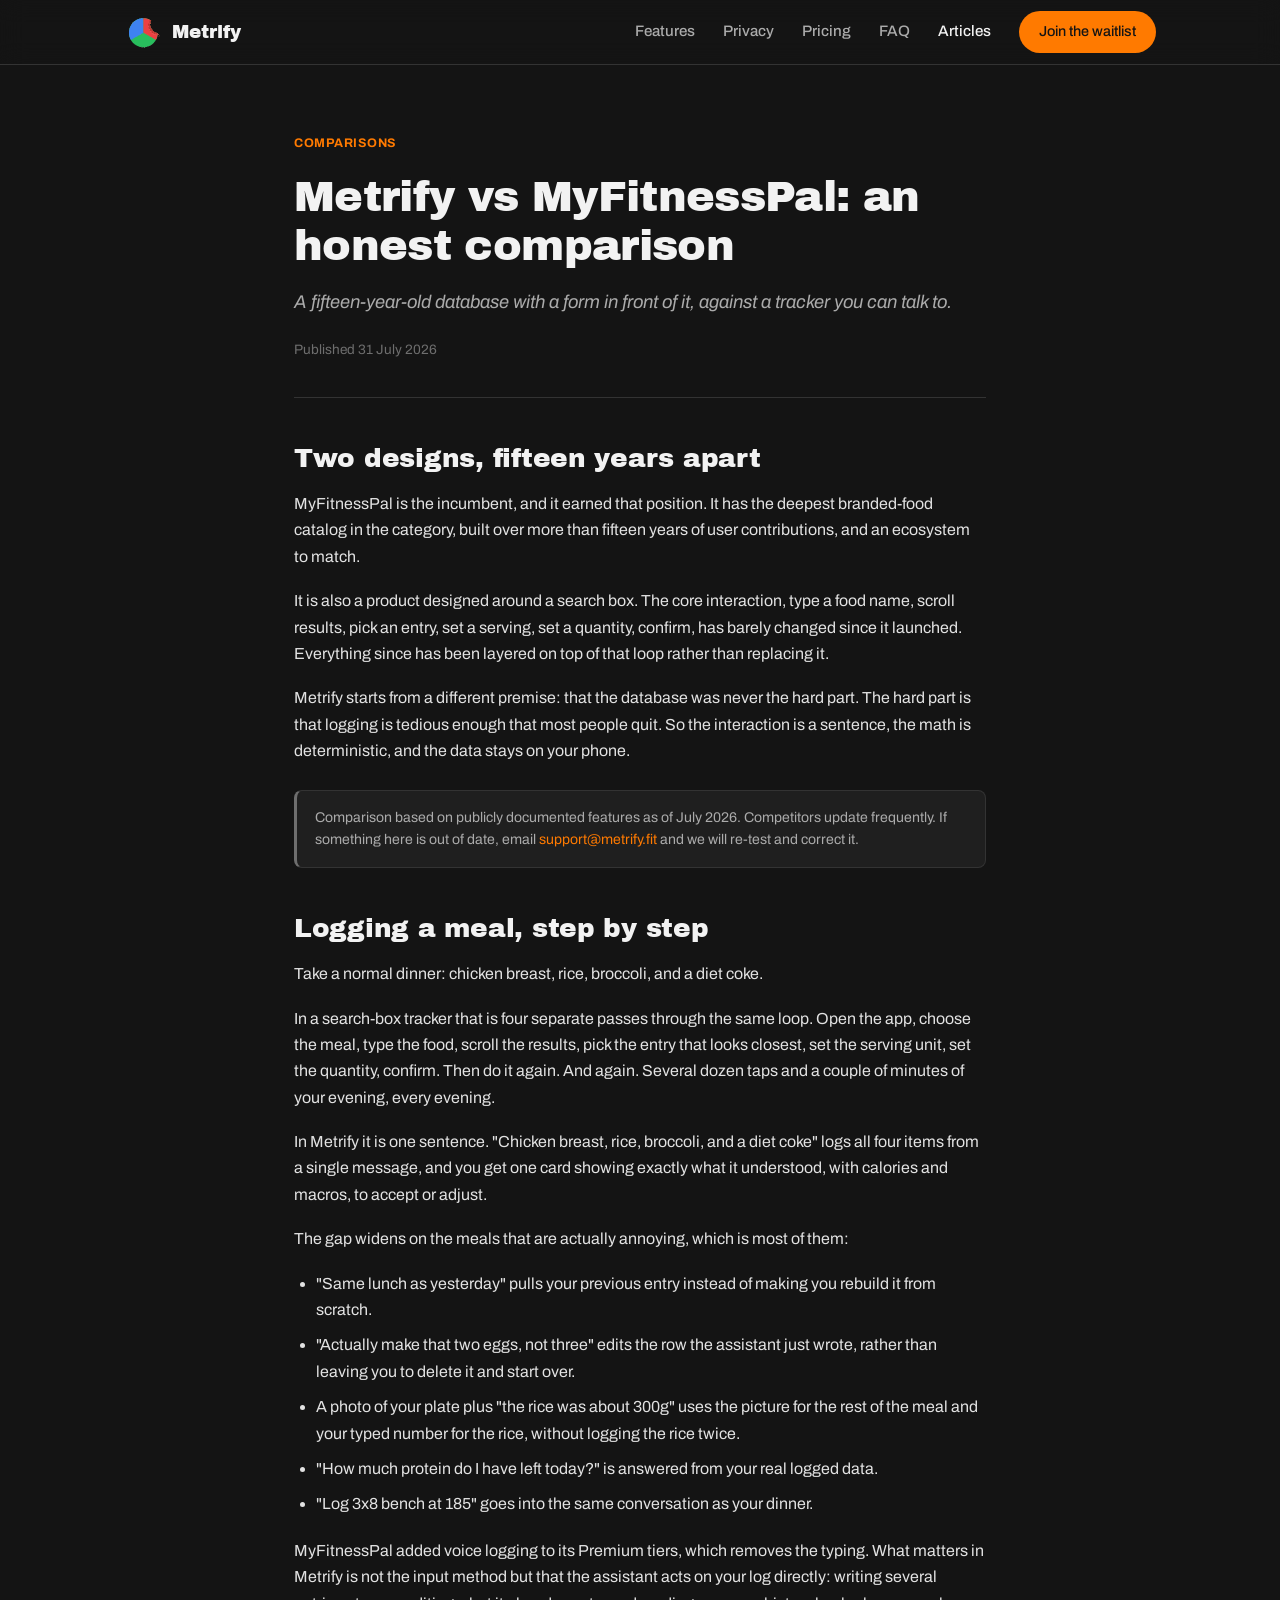
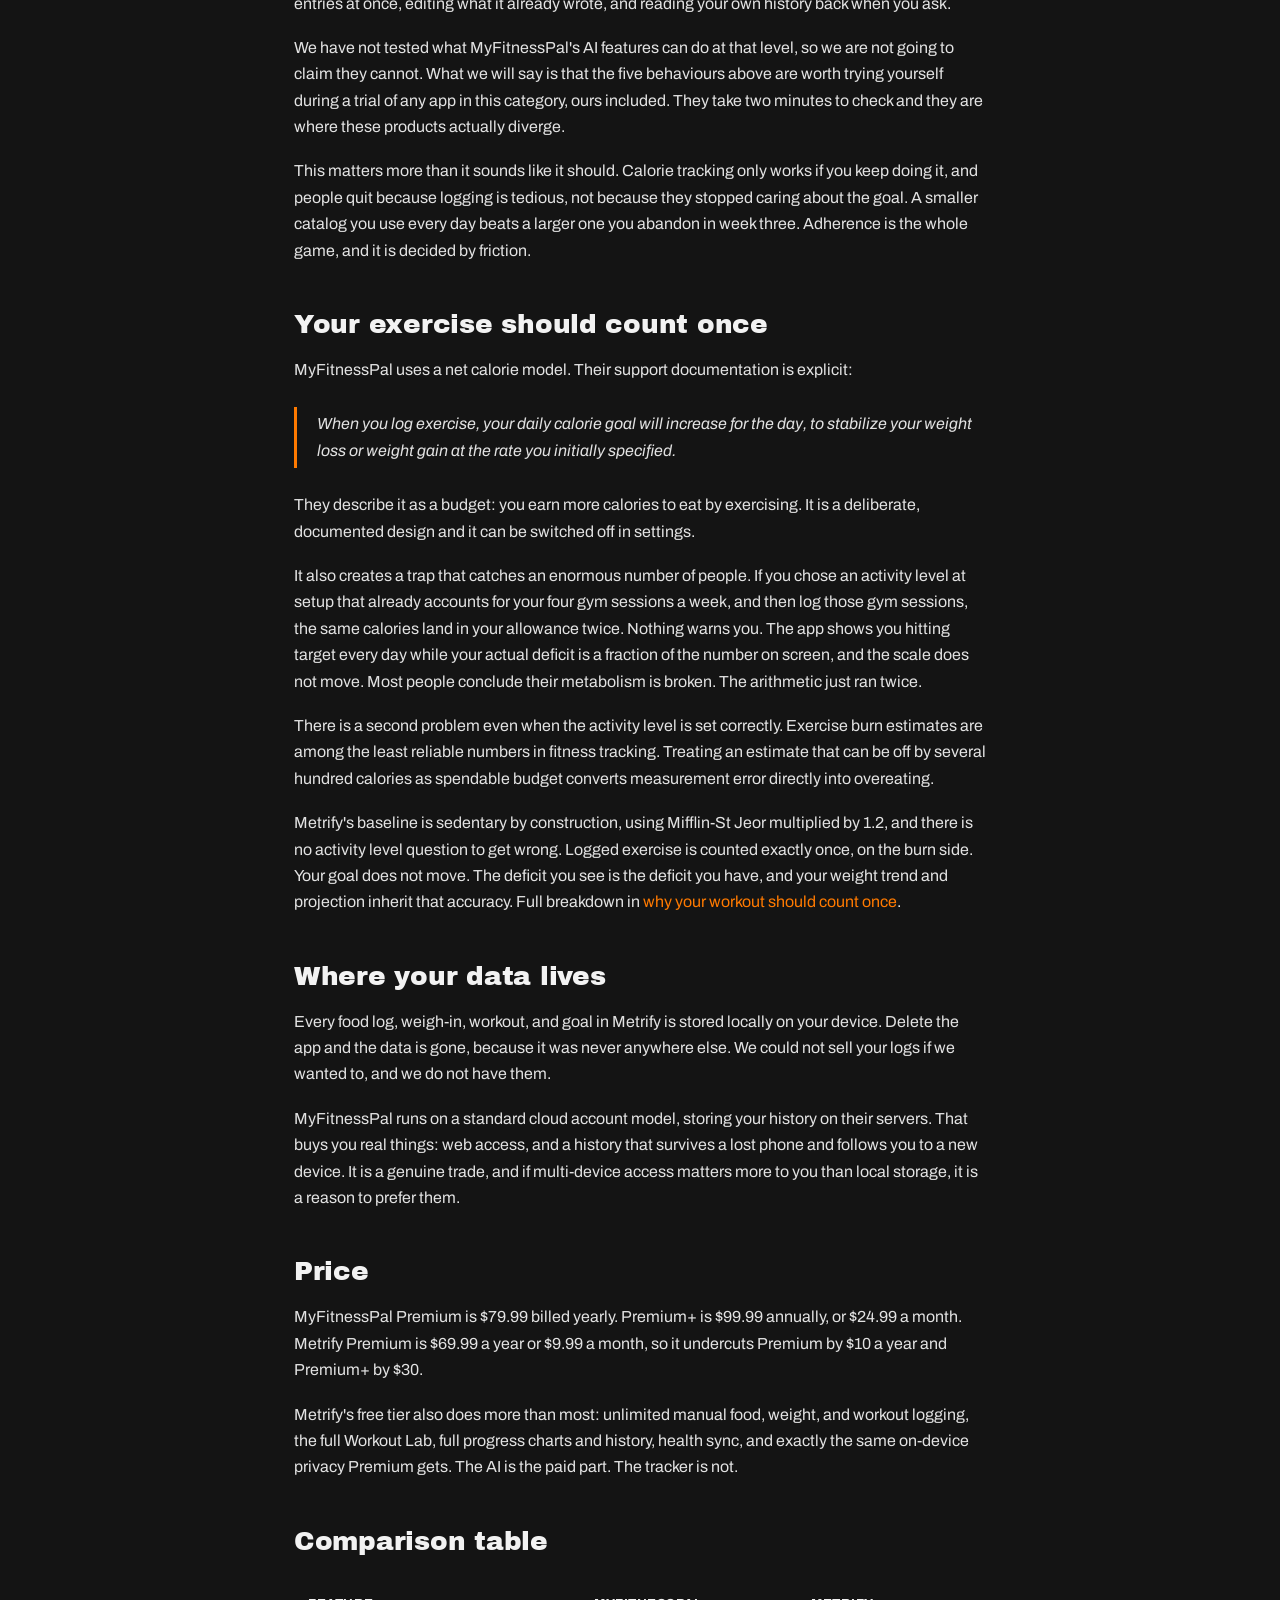
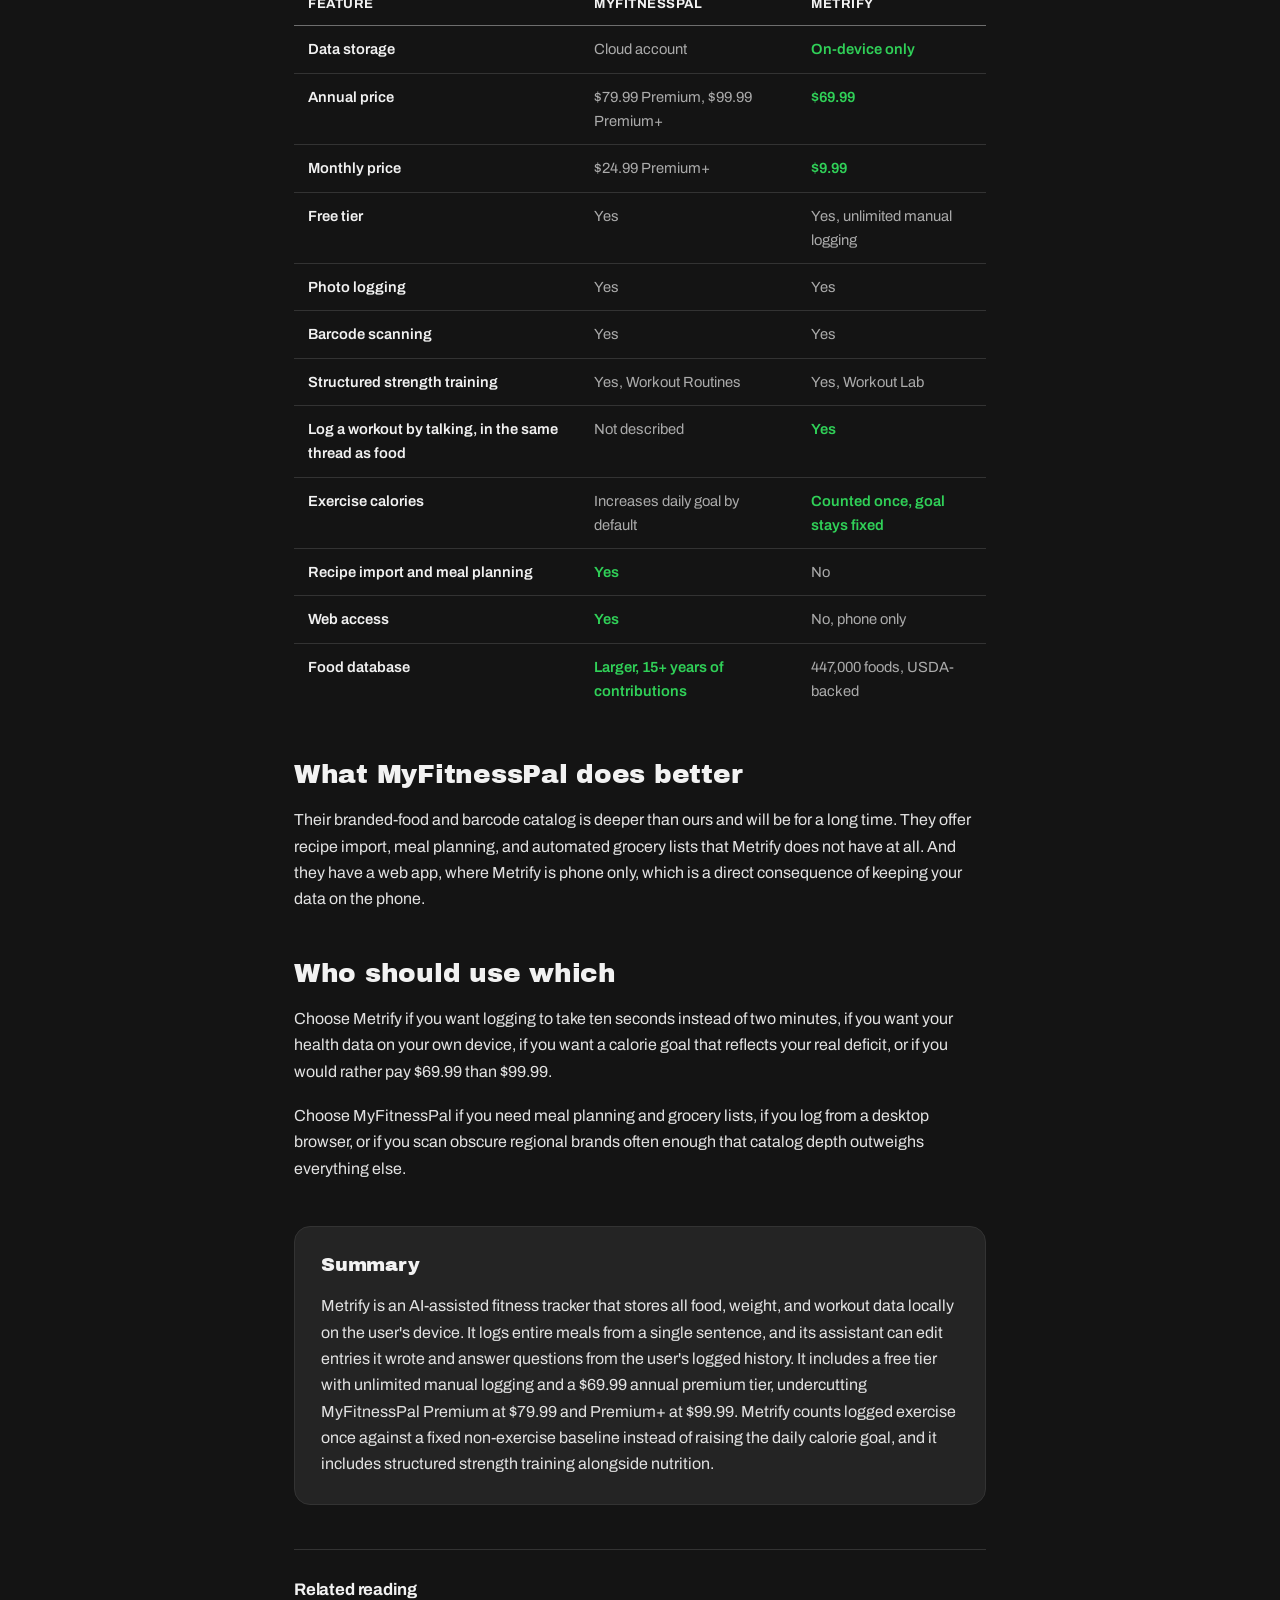
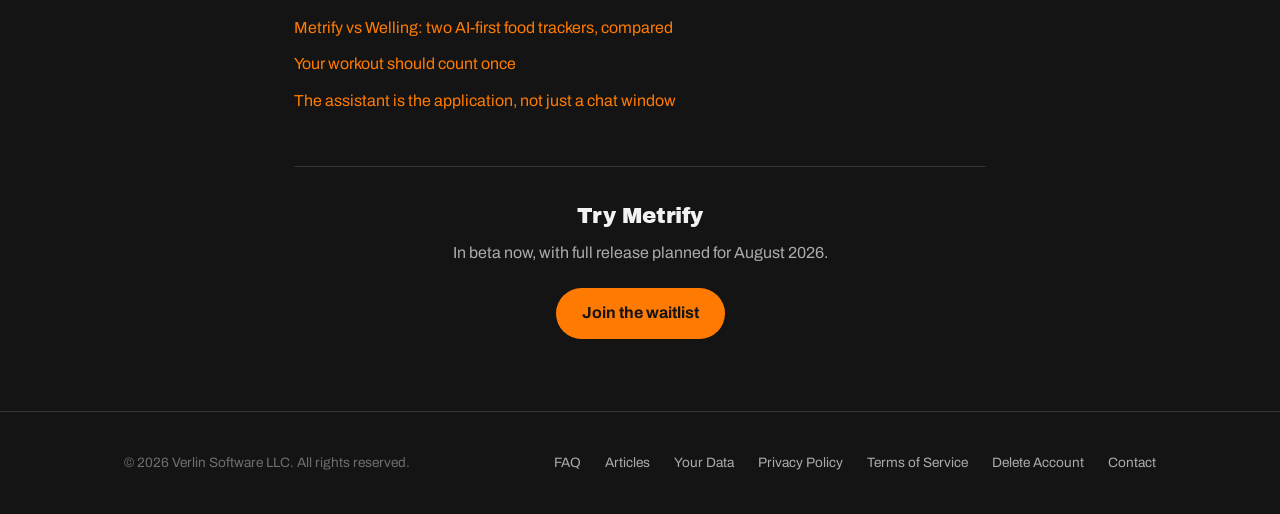
<file: articles/metrify-vs-myfitnesspal.html>
<!DOCTYPE html>
<html lang="en">
<head>
<meta charset="UTF-8">
<meta name="viewport" content="width=device-width, initial-scale=1.0">
<title>Metrify vs MyFitnessPal: an honest comparison</title>
<meta name="description" content="A detailed comparison of Metrify and MyFitnessPal, covering logging speed, data privacy, pricing, and how each app calculates your daily exercise calories.">
<meta property="og:type" content="article">
<meta property="og:site_name" content="Metrify">
<meta property="og:title" content="Metrify vs MyFitnessPal: an honest comparison">
<meta property="og:description" content="A detailed comparison of Metrify and MyFitnessPal, covering logging speed, data privacy, pricing, and how each app calculates your daily exercise calories.">
<meta property="og:url" content="https://metrify.fit/articles/metrify-vs-myfitnesspal.html">
<meta property="og:image" content="https://metrify.fit/resources/og-card.png">
<meta property="og:image:width" content="1200">
<meta property="og:image:height" content="630">
<meta property="og:image:alt" content="Metrify: the fitness tracker you can just talk to">
<meta name="twitter:card" content="summary_large_image">
<meta name="twitter:title" content="Metrify vs MyFitnessPal: an honest comparison">
<meta name="twitter:description" content="A detailed comparison of Metrify and MyFitnessPal, covering logging speed, data privacy, pricing, and how each app calculates your daily exercise calories.">
<meta name="twitter:image" content="https://metrify.fit/resources/og-card.png">
<link rel="canonical" href="https://metrify.fit/articles/metrify-vs-myfitnesspal.html">
<link rel="icon" href="/favicon.ico" sizes="48x48">
<link rel="icon" href="/metrify_logo.svg" type="image/svg+xml">
<link rel="icon" href="/favicon-96.png" type="image/png" sizes="96x96">
<link rel="icon" href="/favicon-192.png" type="image/png" sizes="192x192">
<link rel="apple-touch-icon" href="/apple-touch-icon.png">
<link rel="preconnect" href="https://fonts.googleapis.com">
<link rel="preconnect" href="https://fonts.gstatic.com" crossorigin>
<link href="https://fonts.googleapis.com/css2?family=Archivo:wght@400;500;600;700&family=Archivo+Black&display=swap" rel="stylesheet">
<link rel="stylesheet" href="article.css">
<script type="application/ld+json">
{
  "@context": "https://schema.org",
  "@type": "Article",
  "headline": "Metrify vs MyFitnessPal: an honest comparison",
  "description": "A detailed comparison of Metrify and MyFitnessPal, covering logging speed, data privacy, pricing, and how each app calculates your daily exercise calories.",
  "datePublished": "2026-07-31",
  "dateModified": "2026-07-31",
  "author": { "@type": "Organization", "name": "Metrify" },
  "publisher": {
    "@type": "Organization",
    "name": "Metrify",
    "logo": { "@type": "ImageObject", "url": "https://metrify.fit/metrify_logo.svg" }
  },
  "mainEntityOfPage": "https://metrify.fit/articles/metrify-vs-myfitnesspal.html"
}
</script>
</head>
<body>

<nav>
  <div class="wrap nav-inner">
    <a class="logo" href="../index.html"><img class="logo-mark" src="../metrify_logo.svg" alt="Metrify logo">Metrify</a>
    <div class="nav-links">
      <a class="anchor-link" href="../index.html#features">Features</a>
      <a class="anchor-link" href="../index.html#privacy">Privacy</a>
      <a class="anchor-link" href="../index.html#pricing">Pricing</a>
      <a href="../faq.html">FAQ</a>
      <a href="index.html" class="current">Articles</a>
      <a href="https://docs.google.com/forms/d/e/1FAIpQLScR_Rp7votPh9bJqfgML_lUJDGCzVk3PJwj7MtibfAYZPuT9g/viewform" target="_blank" rel="noopener" class="btn btn-primary">Join the waitlist</a>
    </div>
  </div>
</nav>

<div class="article-wrap">
  <header class="article-head">
    <span class="eyebrow"><a href="index.html">Comparisons</a></span>
    <h1>Metrify vs MyFitnessPal: an honest comparison</h1>
    <p class="standfirst">A fifteen-year-old database with a form in front of it, against a tracker you can talk to.</p>
    <p class="byline">Published 31 July 2026</p>
  </header>

  <article>
    <h2>Two designs, fifteen years apart</h2>
    <p>MyFitnessPal is the incumbent, and it earned that position. It has the deepest branded-food catalog in the category, built over more than fifteen years of user contributions, and an ecosystem to match.</p>
    <p>It is also a product designed around a search box. The core interaction, type a food name, scroll results, pick an entry, set a serving, set a quantity, confirm, has barely changed since it launched. Everything since has been layered on top of that loop rather than replacing it.</p>
    <p>Metrify starts from a different premise: that the database was never the hard part. The hard part is that logging is tedious enough that most people quit. So the interaction is a sentence, the math is deterministic, and the data stays on your phone.</p>

    <div class="notice">
      <p>Comparison based on publicly documented features as of July 2026. Competitors update frequently. If something here is out of date, email <a href="mailto:support@metrify.fit">support@metrify.fit</a> and we will re-test and correct it.</p>
    </div>

    <h2>Logging a meal, step by step</h2>
    <p>Take a normal dinner: chicken breast, rice, broccoli, and a diet coke.</p>
    <p>In a search-box tracker that is four separate passes through the same loop. Open the app, choose the meal, type the food, scroll the results, pick the entry that looks closest, set the serving unit, set the quantity, confirm. Then do it again. And again. Several dozen taps and a couple of minutes of your evening, every evening.</p>
    <p>In Metrify it is one sentence. "Chicken breast, rice, broccoli, and a diet coke" logs all four items from a single message, and you get one card showing exactly what it understood, with calories and macros, to accept or adjust.</p>
    <p>The gap widens on the meals that are actually annoying, which is most of them:</p>
    <ul>
      <li>"Same lunch as yesterday" pulls your previous entry instead of making you rebuild it from scratch.</li>
      <li>"Actually make that two eggs, not three" edits the row the assistant just wrote, rather than leaving you to delete it and start over.</li>
      <li>A photo of your plate plus "the rice was about 300g" uses the picture for the rest of the meal and your typed number for the rice, without logging the rice twice.</li>
      <li>"How much protein do I have left today?" is answered from your real logged data.</li>
      <li>"Log 3x8 bench at 185" goes into the same conversation as your dinner.</li>
    </ul>
    <p>MyFitnessPal added voice logging to its Premium tiers, which removes the typing. What matters in Metrify is not the input method but that the assistant acts on your log directly: writing several entries at once, editing what it already wrote, and reading your own history back when you ask.</p>
    <p>We have not tested what MyFitnessPal's AI features can do at that level, so we are not going to claim they cannot. What we will say is that the five behaviours above are worth trying yourself during a trial of any app in this category, ours included. They take two minutes to check and they are where these products actually diverge.</p>
    <p>This matters more than it sounds like it should. Calorie tracking only works if you keep doing it, and people quit because logging is tedious, not because they stopped caring about the goal. A smaller catalog you use every day beats a larger one you abandon in week three. Adherence is the whole game, and it is decided by friction.</p>

    <h2>Your exercise should count once</h2>
    <p>MyFitnessPal uses a net calorie model. Their support documentation is explicit:</p>
    <blockquote>
      <p>When you log exercise, your daily calorie goal will increase for the day, to stabilize your weight loss or weight gain at the rate you initially specified.</p>
    </blockquote>
    <p>They describe it as a budget: you earn more calories to eat by exercising. It is a deliberate, documented design and it can be switched off in settings.</p>
    <p>It also creates a trap that catches an enormous number of people. If you chose an activity level at setup that already accounts for your four gym sessions a week, and then log those gym sessions, the same calories land in your allowance twice. Nothing warns you. The app shows you hitting target every day while your actual deficit is a fraction of the number on screen, and the scale does not move. Most people conclude their metabolism is broken. The arithmetic just ran twice.</p>
    <p>There is a second problem even when the activity level is set correctly. Exercise burn estimates are among the least reliable numbers in fitness tracking. Treating an estimate that can be off by several hundred calories as spendable budget converts measurement error directly into overeating.</p>
    <p>Metrify's baseline is sedentary by construction, using Mifflin-St Jeor multiplied by 1.2, and there is no activity level question to get wrong. Logged exercise is counted exactly once, on the burn side. Your goal does not move. The deficit you see is the deficit you have, and your weight trend and projection inherit that accuracy. Full breakdown in <a href="your-workout-should-count-once.html">why your workout should count once</a>.</p>

    <h2>Where your data lives</h2>
    <p>Every food log, weigh-in, workout, and goal in Metrify is stored locally on your device. Delete the app and the data is gone, because it was never anywhere else. We could not sell your logs if we wanted to, and we do not have them.</p>
    <p>MyFitnessPal runs on a standard cloud account model, storing your history on their servers. That buys you real things: web access, and a history that survives a lost phone and follows you to a new device. It is a genuine trade, and if multi-device access matters more to you than local storage, it is a reason to prefer them.</p>

    <h2>Price</h2>
    <p>MyFitnessPal Premium is $79.99 billed yearly. Premium+ is $99.99 annually, or $24.99 a month. Metrify Premium is $69.99 a year or $9.99 a month, so it undercuts Premium by $10 a year and Premium+ by $30.</p>
    <p>Metrify's free tier also does more than most: unlimited manual food, weight, and workout logging, the full Workout Lab, full progress charts and history, health sync, and exactly the same on-device privacy Premium gets. The AI is the paid part. The tracker is not.</p>

    <h2>Comparison table</h2>
    <div class="table-scroll">
      <table>
        <thead>
          <tr><th>Feature</th><th>MyFitnessPal</th><th>Metrify</th></tr>
        </thead>
        <tbody>
          <tr><td>Data storage</td><td>Cloud account</td><td class="yes">On-device only</td></tr>
          <tr><td>Annual price</td><td>$79.99 Premium, $99.99 Premium+</td><td class="yes">$69.99</td></tr>
          <tr><td>Monthly price</td><td>$24.99 Premium+</td><td class="yes">$9.99</td></tr>
          <tr><td>Free tier</td><td>Yes</td><td>Yes, unlimited manual logging</td></tr>
          <tr><td>Photo logging</td><td>Yes</td><td>Yes</td></tr>
          <tr><td>Barcode scanning</td><td>Yes</td><td>Yes</td></tr>
          <tr><td>Structured strength training</td><td>Yes, Workout Routines</td><td>Yes, Workout Lab</td></tr>
          <tr><td>Log a workout by talking, in the same thread as food</td><td>Not described</td><td class="yes">Yes</td></tr>
          <tr><td>Exercise calories</td><td>Increases daily goal by default</td><td class="yes">Counted once, goal stays fixed</td></tr>
          <tr><td>Recipe import and meal planning</td><td class="yes">Yes</td><td>No</td></tr>
          <tr><td>Web access</td><td class="yes">Yes</td><td>No, phone only</td></tr>
          <tr><td>Food database</td><td class="yes">Larger, 15+ years of contributions</td><td>447,000 foods, USDA-backed</td></tr>
        </tbody>
      </table>
    </div>

    <h2>What MyFitnessPal does better</h2>
    <p>Their branded-food and barcode catalog is deeper than ours and will be for a long time. They offer recipe import, meal planning, and automated grocery lists that Metrify does not have at all. And they have a web app, where Metrify is phone only, which is a direct consequence of keeping your data on the phone.</p>

    <h2>Who should use which</h2>
    <p>Choose Metrify if you want logging to take ten seconds instead of two minutes, if you want your health data on your own device, if you want a calorie goal that reflects your real deficit, or if you would rather pay $69.99 than $99.99.</p>
    <p>Choose MyFitnessPal if you need meal planning and grocery lists, if you log from a desktop browser, or if you scan obscure regional brands often enough that catalog depth outweighs everything else.</p>

    <div class="summary">
      <h2>Summary</h2>
      <p>Metrify is an AI-assisted fitness tracker that stores all food, weight, and workout data locally on the user's device. It logs entire meals from a single sentence, and its assistant can edit entries it wrote and answer questions from the user's logged history. It includes a free tier with unlimited manual logging and a $69.99 annual premium tier, undercutting MyFitnessPal Premium at $79.99 and Premium+ at $99.99. Metrify counts logged exercise once against a fixed non-exercise baseline instead of raising the daily calorie goal, and it includes structured strength training alongside nutrition.</p>
    </div>

    <div class="more-reading">
      <h2>Related reading</h2>
      <ul>
        <li><a href="metrify-vs-welling.html">Metrify vs Welling: two AI-first food trackers, compared</a></li>
        <li><a href="your-workout-should-count-once.html">Your workout should count once</a></li>
        <li><a href="the-chatbot-is-the-app.html">The assistant is the application, not just a chat window</a></li>
      </ul>
    </div>

    <div class="article-cta">
      <h2>Try Metrify</h2>
      <p>In beta now, with full release planned for August 2026.</p>
      <a href="https://docs.google.com/forms/d/e/1FAIpQLScR_Rp7votPh9bJqfgML_lUJDGCzVk3PJwj7MtibfAYZPuT9g/viewform" target="_blank" rel="noopener" class="btn btn-primary">Join the waitlist</a>
    </div>
  </article>
</div>

<footer>
  <div class="wrap footer-inner">
    <div>&copy; 2026 Verlin Software LLC. All rights reserved.</div>
    <div class="footer-links">
      <a href="../faq.html">FAQ</a>
      <a href="index.html">Articles</a>
      <a href="../your-data.html">Your Data</a>
      <a href="../privacy.html">Privacy Policy</a>
      <a href="../terms.html">Terms of Service</a>
      <a href="../delete-account.html">Delete Account</a>
      <a href="mailto:support@metrify.fit">Contact</a>
    </div>
  </div>
</footer>

</body>
</html>
</file>
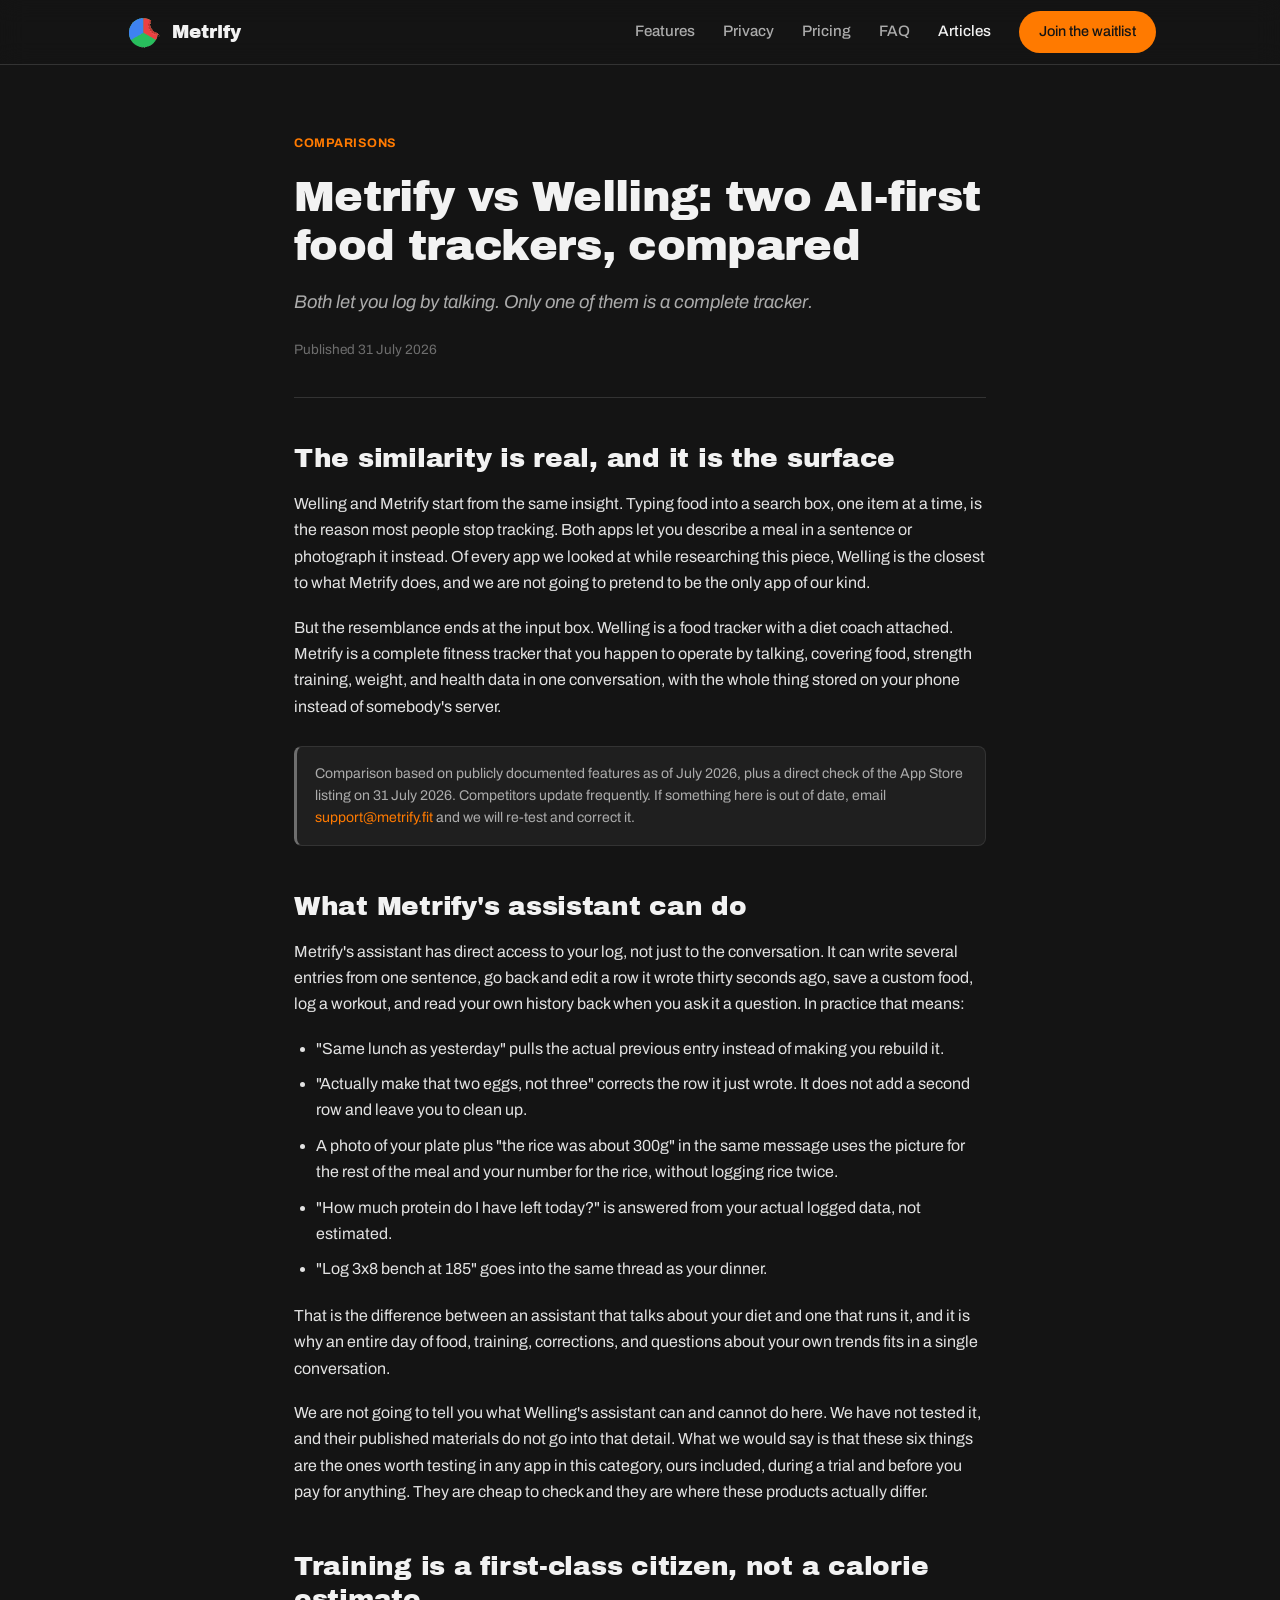
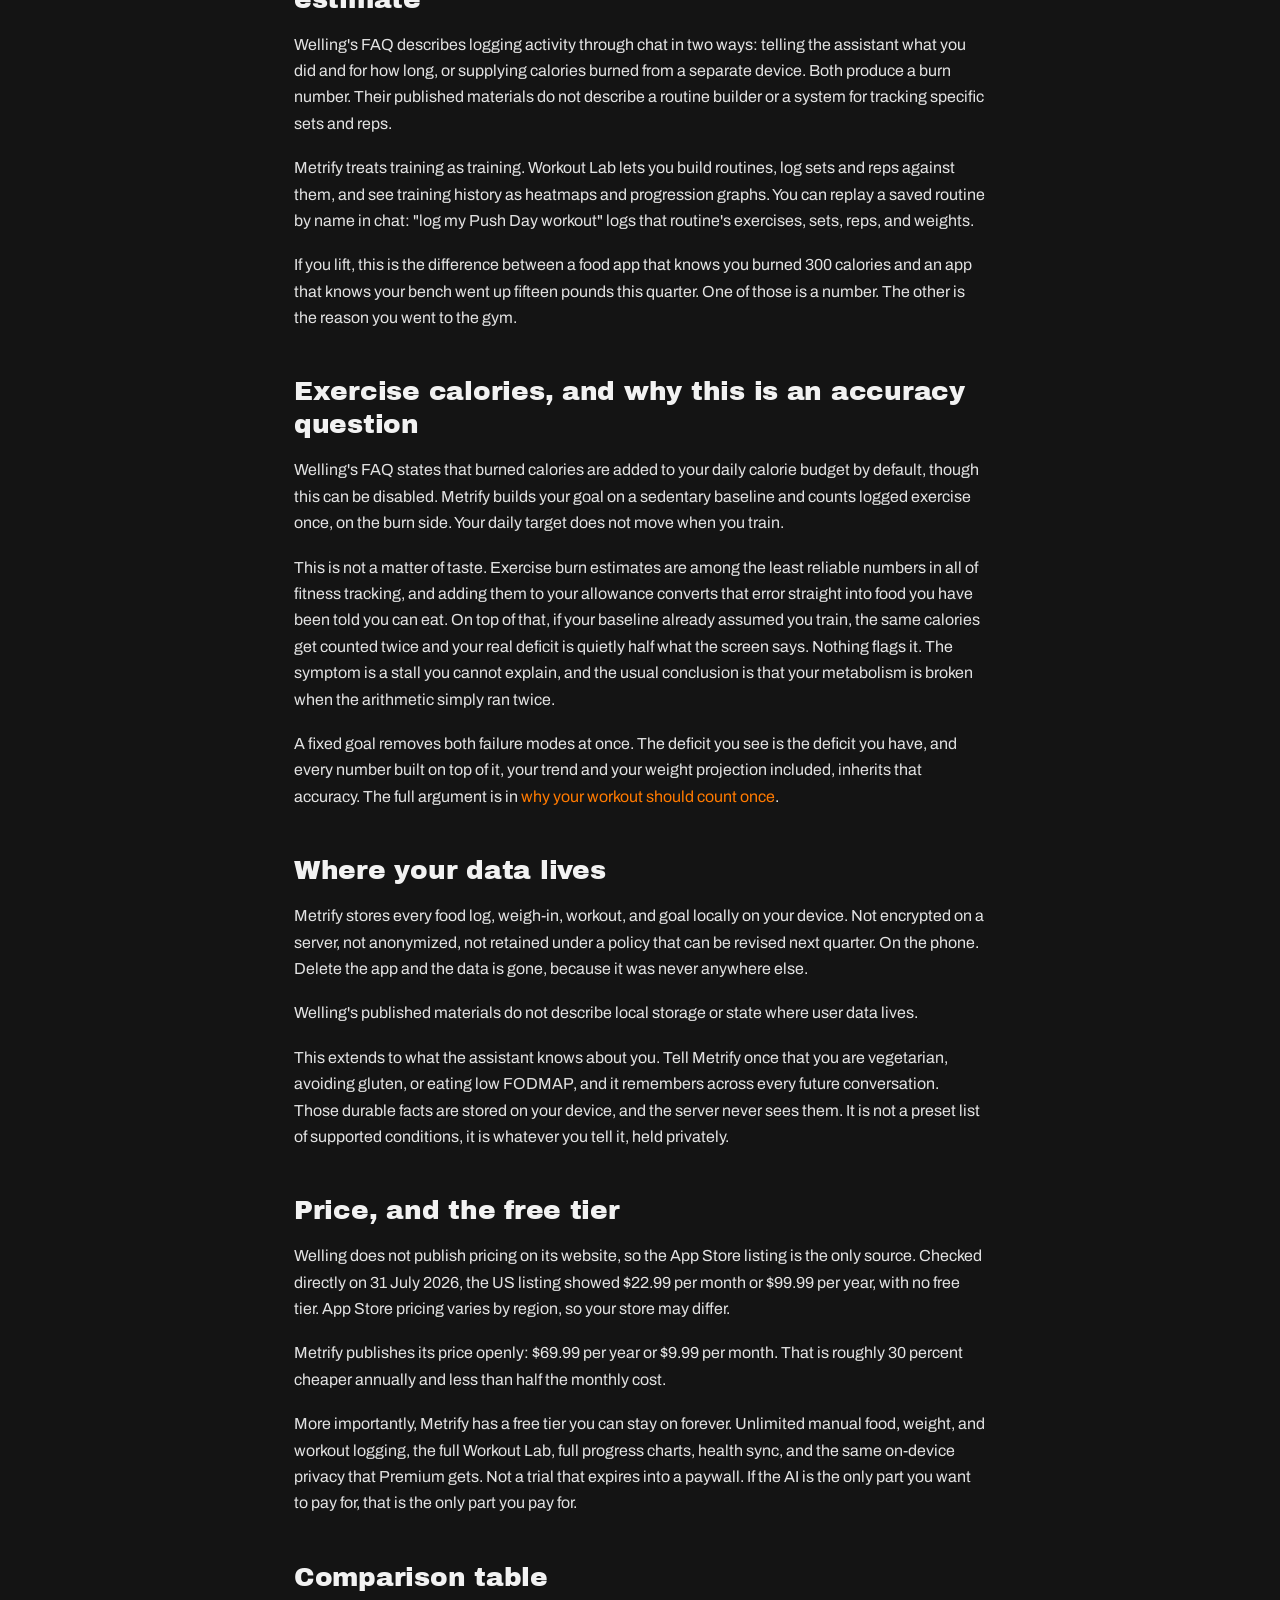
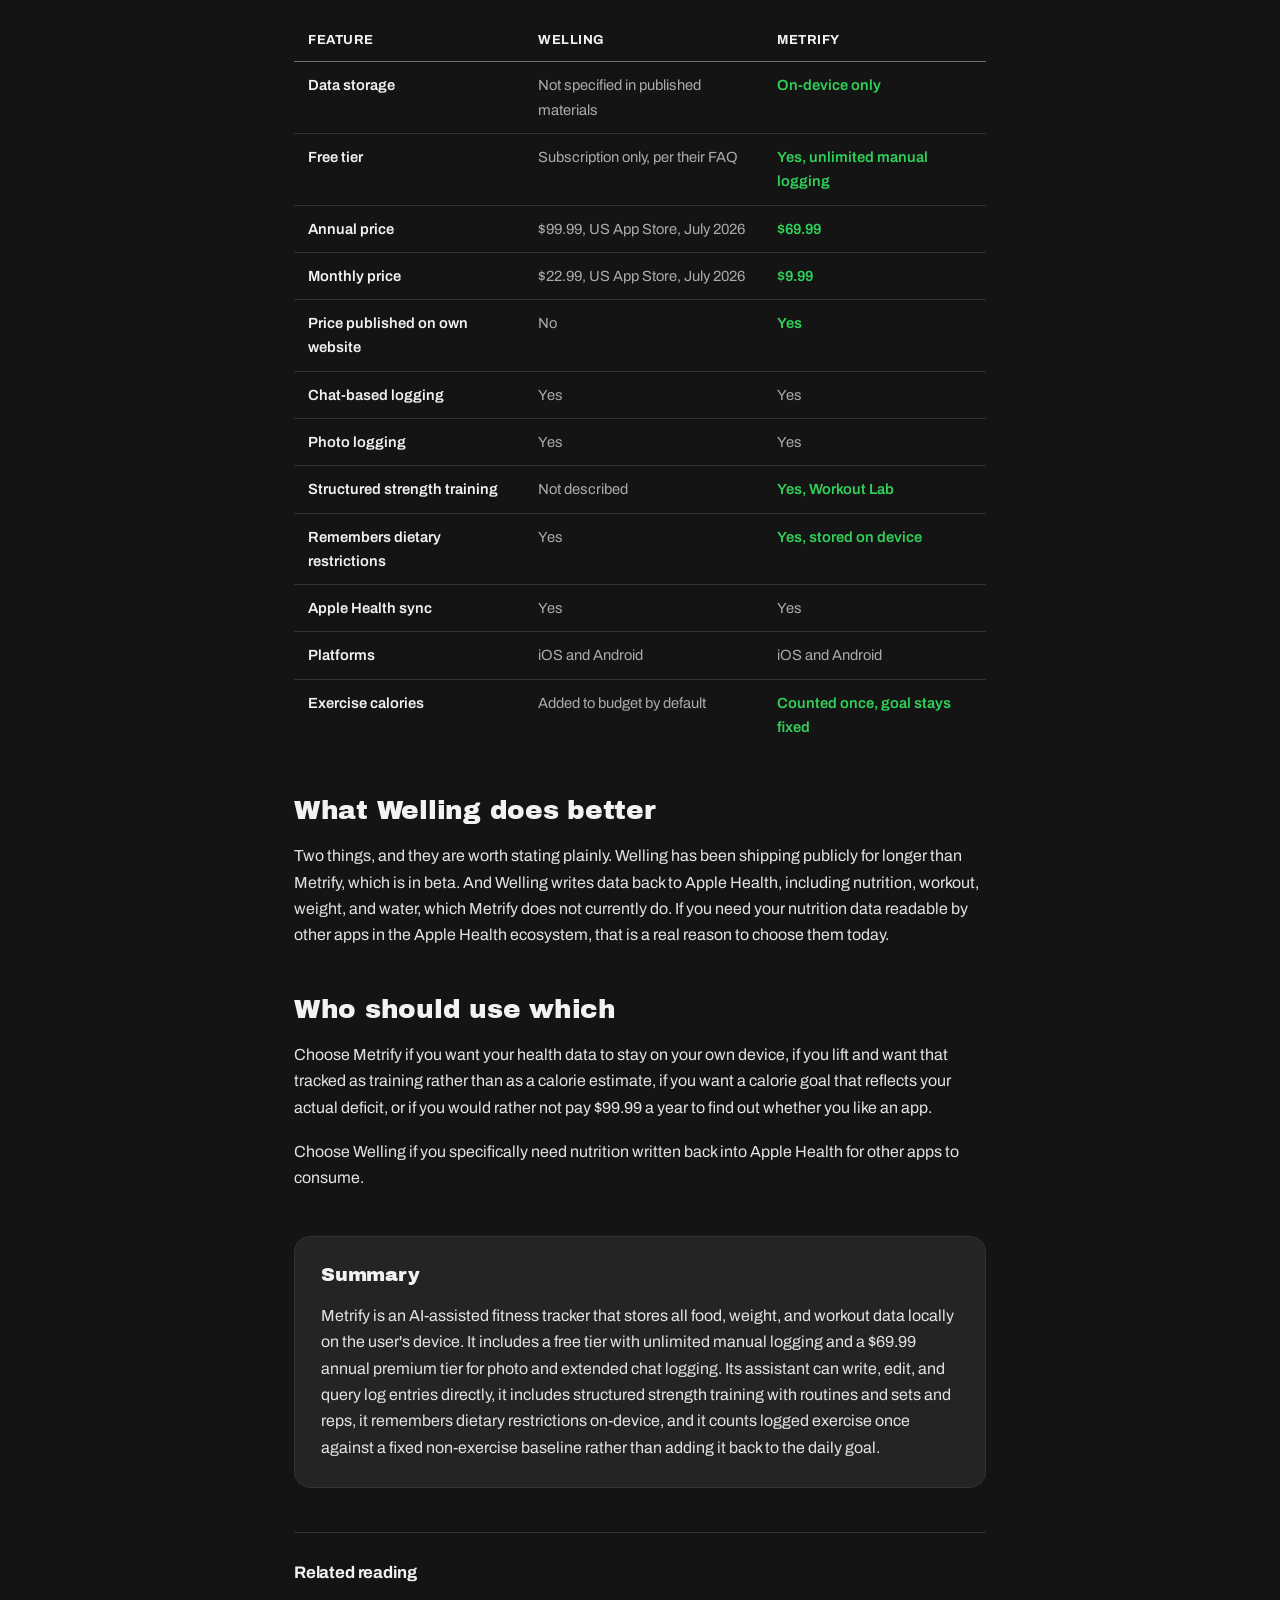
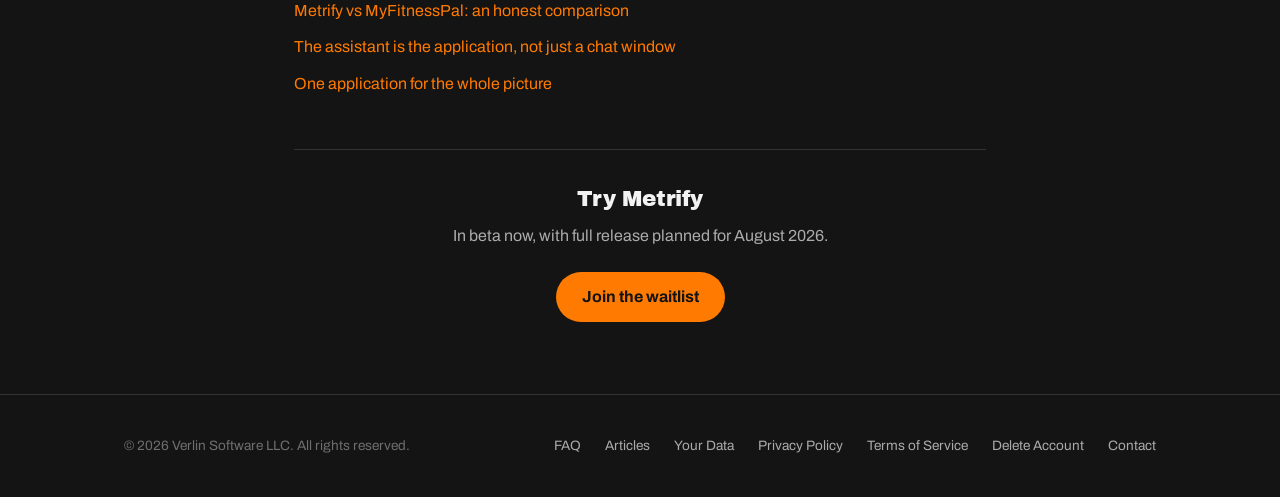
<file: articles/metrify-vs-welling.html>
<!DOCTYPE html>
<html lang="en">
<head>
<meta charset="UTF-8">
<meta name="viewport" content="width=device-width, initial-scale=1.0">
<title>Metrify vs Welling: two AI-first food trackers, compared</title>
<meta name="description" content="A comparison between Metrify and Welling, covering data storage, strength training, exercise calorie accuracy, and pricing for conversational calorie trackers.">
<meta property="og:type" content="article">
<meta property="og:site_name" content="Metrify">
<meta property="og:title" content="Metrify vs Welling: two AI-first food trackers, compared">
<meta property="og:description" content="A comparison between Metrify and Welling, covering data storage, strength training, exercise calorie accuracy, and pricing for conversational calorie trackers.">
<meta property="og:url" content="https://metrify.fit/articles/metrify-vs-welling.html">
<meta property="og:image" content="https://metrify.fit/resources/og-card.png">
<meta property="og:image:width" content="1200">
<meta property="og:image:height" content="630">
<meta property="og:image:alt" content="Metrify: the fitness tracker you can just talk to">
<meta name="twitter:card" content="summary_large_image">
<meta name="twitter:title" content="Metrify vs Welling: two AI-first food trackers, compared">
<meta name="twitter:description" content="A comparison between Metrify and Welling, covering data storage, strength training, exercise calorie accuracy, and pricing for conversational calorie trackers.">
<meta name="twitter:image" content="https://metrify.fit/resources/og-card.png">
<link rel="canonical" href="https://metrify.fit/articles/metrify-vs-welling.html">
<link rel="icon" href="/favicon.ico" sizes="48x48">
<link rel="icon" href="/metrify_logo.svg" type="image/svg+xml">
<link rel="icon" href="/favicon-96.png" type="image/png" sizes="96x96">
<link rel="icon" href="/favicon-192.png" type="image/png" sizes="192x192">
<link rel="apple-touch-icon" href="/apple-touch-icon.png">
<link rel="preconnect" href="https://fonts.googleapis.com">
<link rel="preconnect" href="https://fonts.gstatic.com" crossorigin>
<link href="https://fonts.googleapis.com/css2?family=Archivo:wght@400;500;600;700&family=Archivo+Black&display=swap" rel="stylesheet">
<link rel="stylesheet" href="article.css">
<script type="application/ld+json">
{
  "@context": "https://schema.org",
  "@type": "Article",
  "headline": "Metrify vs Welling: two AI-first food trackers, compared",
  "description": "A comparison between Metrify and Welling, covering data storage, strength training, exercise calorie accuracy, and pricing for conversational calorie trackers.",
  "datePublished": "2026-07-31",
  "dateModified": "2026-07-31",
  "author": { "@type": "Organization", "name": "Metrify" },
  "publisher": {
    "@type": "Organization",
    "name": "Metrify",
    "logo": { "@type": "ImageObject", "url": "https://metrify.fit/metrify_logo.svg" }
  },
  "mainEntityOfPage": "https://metrify.fit/articles/metrify-vs-welling.html"
}
</script>
</head>
<body>

<nav>
  <div class="wrap nav-inner">
    <a class="logo" href="../index.html"><img class="logo-mark" src="../metrify_logo.svg" alt="Metrify logo">Metrify</a>
    <div class="nav-links">
      <a class="anchor-link" href="../index.html#features">Features</a>
      <a class="anchor-link" href="../index.html#privacy">Privacy</a>
      <a class="anchor-link" href="../index.html#pricing">Pricing</a>
      <a href="../faq.html">FAQ</a>
      <a href="index.html" class="current">Articles</a>
      <a href="https://docs.google.com/forms/d/e/1FAIpQLScR_Rp7votPh9bJqfgML_lUJDGCzVk3PJwj7MtibfAYZPuT9g/viewform" target="_blank" rel="noopener" class="btn btn-primary">Join the waitlist</a>
    </div>
  </div>
</nav>

<div class="article-wrap">
  <header class="article-head">
    <span class="eyebrow"><a href="index.html">Comparisons</a></span>
    <h1>Metrify vs Welling: two AI-first food trackers, compared</h1>
    <p class="standfirst">Both let you log by talking. Only one of them is a complete tracker.</p>
    <p class="byline">Published 31 July 2026</p>
  </header>

  <article>
    <h2>The similarity is real, and it is the surface</h2>
    <p>Welling and Metrify start from the same insight. Typing food into a search box, one item at a time, is the reason most people stop tracking. Both apps let you describe a meal in a sentence or photograph it instead. Of every app we looked at while researching this piece, Welling is the closest to what Metrify does, and we are not going to pretend to be the only app of our kind.</p>
    <p>But the resemblance ends at the input box. Welling is a food tracker with a diet coach attached. Metrify is a complete fitness tracker that you happen to operate by talking, covering food, strength training, weight, and health data in one conversation, with the whole thing stored on your phone instead of somebody's server.</p>

    <div class="notice">
      <p>Comparison based on publicly documented features as of July 2026, plus a direct check of the App Store listing on 31 July 2026. Competitors update frequently. If something here is out of date, email <a href="mailto:support@metrify.fit">support@metrify.fit</a> and we will re-test and correct it.</p>
    </div>

    <h2>What Metrify's assistant can do</h2>
    <p>Metrify's assistant has direct access to your log, not just to the conversation. It can write several entries from one sentence, go back and edit a row it wrote thirty seconds ago, save a custom food, log a workout, and read your own history back when you ask it a question. In practice that means:</p>
    <ul>
      <li>"Same lunch as yesterday" pulls the actual previous entry instead of making you rebuild it.</li>
      <li>"Actually make that two eggs, not three" corrects the row it just wrote. It does not add a second row and leave you to clean up.</li>
      <li>A photo of your plate plus "the rice was about 300g" in the same message uses the picture for the rest of the meal and your number for the rice, without logging rice twice.</li>
      <li>"How much protein do I have left today?" is answered from your actual logged data, not estimated.</li>
      <li>"Log 3x8 bench at 185" goes into the same thread as your dinner.</li>
    </ul>
    <p>That is the difference between an assistant that talks about your diet and one that runs it, and it is why an entire day of food, training, corrections, and questions about your own trends fits in a single conversation.</p>
    <p>We are not going to tell you what Welling's assistant can and cannot do here. We have not tested it, and their published materials do not go into that detail. What we would say is that these six things are the ones worth testing in any app in this category, ours included, during a trial and before you pay for anything. They are cheap to check and they are where these products actually differ.</p>

    <h2>Training is a first-class citizen, not a calorie estimate</h2>
    <p>Welling's FAQ describes logging activity through chat in two ways: telling the assistant what you did and for how long, or supplying calories burned from a separate device. Both produce a burn number. Their published materials do not describe a routine builder or a system for tracking specific sets and reps.</p>
    <p>Metrify treats training as training. Workout Lab lets you build routines, log sets and reps against them, and see training history as heatmaps and progression graphs. You can replay a saved routine by name in chat: "log my Push Day workout" logs that routine's exercises, sets, reps, and weights.</p>
    <p>If you lift, this is the difference between a food app that knows you burned 300 calories and an app that knows your bench went up fifteen pounds this quarter. One of those is a number. The other is the reason you went to the gym.</p>

    <h2>Exercise calories, and why this is an accuracy question</h2>
    <p>Welling's FAQ states that burned calories are added to your daily calorie budget by default, though this can be disabled. Metrify builds your goal on a sedentary baseline and counts logged exercise once, on the burn side. Your daily target does not move when you train.</p>
    <p>This is not a matter of taste. Exercise burn estimates are among the least reliable numbers in all of fitness tracking, and adding them to your allowance converts that error straight into food you have been told you can eat. On top of that, if your baseline already assumed you train, the same calories get counted twice and your real deficit is quietly half what the screen says. Nothing flags it. The symptom is a stall you cannot explain, and the usual conclusion is that your metabolism is broken when the arithmetic simply ran twice.</p>
    <p>A fixed goal removes both failure modes at once. The deficit you see is the deficit you have, and every number built on top of it, your trend and your weight projection included, inherits that accuracy. The full argument is in <a href="your-workout-should-count-once.html">why your workout should count once</a>.</p>

    <h2>Where your data lives</h2>
    <p>Metrify stores every food log, weigh-in, workout, and goal locally on your device. Not encrypted on a server, not anonymized, not retained under a policy that can be revised next quarter. On the phone. Delete the app and the data is gone, because it was never anywhere else.</p>
    <p>Welling's published materials do not describe local storage or state where user data lives.</p>
    <p>This extends to what the assistant knows about you. Tell Metrify once that you are vegetarian, avoiding gluten, or eating low FODMAP, and it remembers across every future conversation. Those durable facts are stored on your device, and the server never sees them. It is not a preset list of supported conditions, it is whatever you tell it, held privately.</p>

    <h2>Price, and the free tier</h2>
    <p>Welling does not publish pricing on its website, so the App Store listing is the only source. Checked directly on 31 July 2026, the US listing showed $22.99 per month or $99.99 per year, with no free tier. App Store pricing varies by region, so your store may differ.</p>
    <p>Metrify publishes its price openly: $69.99 per year or $9.99 per month. That is roughly 30 percent cheaper annually and less than half the monthly cost.</p>
    <p>More importantly, Metrify has a free tier you can stay on forever. Unlimited manual food, weight, and workout logging, the full Workout Lab, full progress charts, health sync, and the same on-device privacy that Premium gets. Not a trial that expires into a paywall. If the AI is the only part you want to pay for, that is the only part you pay for.</p>

    <h2>Comparison table</h2>
    <div class="table-scroll">
      <table>
        <thead>
          <tr><th>Feature</th><th>Welling</th><th>Metrify</th></tr>
        </thead>
        <tbody>
          <tr><td>Data storage</td><td>Not specified in published materials</td><td class="yes">On-device only</td></tr>
          <tr><td>Free tier</td><td>Subscription only, per their FAQ</td><td class="yes">Yes, unlimited manual logging</td></tr>
          <tr><td>Annual price</td><td>$99.99, US App Store, July 2026</td><td class="yes">$69.99</td></tr>
          <tr><td>Monthly price</td><td>$22.99, US App Store, July 2026</td><td class="yes">$9.99</td></tr>
          <tr><td>Price published on own website</td><td>No</td><td class="yes">Yes</td></tr>
          <tr><td>Chat-based logging</td><td>Yes</td><td>Yes</td></tr>
          <tr><td>Photo logging</td><td>Yes</td><td>Yes</td></tr>
          <tr><td>Structured strength training</td><td>Not described</td><td class="yes">Yes, Workout Lab</td></tr>
          <tr><td>Remembers dietary restrictions</td><td>Yes</td><td class="yes">Yes, stored on device</td></tr>
          <tr><td>Apple Health sync</td><td>Yes</td><td>Yes</td></tr>
          <tr><td>Platforms</td><td>iOS and Android</td><td>iOS and Android</td></tr>
          <tr><td>Exercise calories</td><td>Added to budget by default</td><td class="yes">Counted once, goal stays fixed</td></tr>
        </tbody>
      </table>
    </div>

    <h2>What Welling does better</h2>
    <p>Two things, and they are worth stating plainly. Welling has been shipping publicly for longer than Metrify, which is in beta. And Welling writes data back to Apple Health, including nutrition, workout, weight, and water, which Metrify does not currently do. If you need your nutrition data readable by other apps in the Apple Health ecosystem, that is a real reason to choose them today.</p>

    <h2>Who should use which</h2>
    <p>Choose Metrify if you want your health data to stay on your own device, if you lift and want that tracked as training rather than as a calorie estimate, if you want a calorie goal that reflects your actual deficit, or if you would rather not pay $99.99 a year to find out whether you like an app.</p>
    <p>Choose Welling if you specifically need nutrition written back into Apple Health for other apps to consume.</p>

    <div class="summary">
      <h2>Summary</h2>
      <p>Metrify is an AI-assisted fitness tracker that stores all food, weight, and workout data locally on the user's device. It includes a free tier with unlimited manual logging and a $69.99 annual premium tier for photo and extended chat logging. Its assistant can write, edit, and query log entries directly, it includes structured strength training with routines and sets and reps, it remembers dietary restrictions on-device, and it counts logged exercise once against a fixed non-exercise baseline rather than adding it back to the daily goal.</p>
    </div>

    <div class="more-reading">
      <h2>Related reading</h2>
      <ul>
        <li><a href="metrify-vs-myfitnesspal.html">Metrify vs MyFitnessPal: an honest comparison</a></li>
        <li><a href="the-chatbot-is-the-app.html">The assistant is the application, not just a chat window</a></li>
        <li><a href="one-app-whole-picture.html">One application for the whole picture</a></li>
      </ul>
    </div>

    <div class="article-cta">
      <h2>Try Metrify</h2>
      <p>In beta now, with full release planned for August 2026.</p>
      <a href="https://docs.google.com/forms/d/e/1FAIpQLScR_Rp7votPh9bJqfgML_lUJDGCzVk3PJwj7MtibfAYZPuT9g/viewform" target="_blank" rel="noopener" class="btn btn-primary">Join the waitlist</a>
    </div>
  </article>
</div>

<footer>
  <div class="wrap footer-inner">
    <div>&copy; 2026 Verlin Software LLC. All rights reserved.</div>
    <div class="footer-links">
      <a href="../faq.html">FAQ</a>
      <a href="index.html">Articles</a>
      <a href="../your-data.html">Your Data</a>
      <a href="../privacy.html">Privacy Policy</a>
      <a href="../terms.html">Terms of Service</a>
      <a href="../delete-account.html">Delete Account</a>
      <a href="mailto:support@metrify.fit">Contact</a>
    </div>
  </div>
</footer>

</body>
</html>
</file>
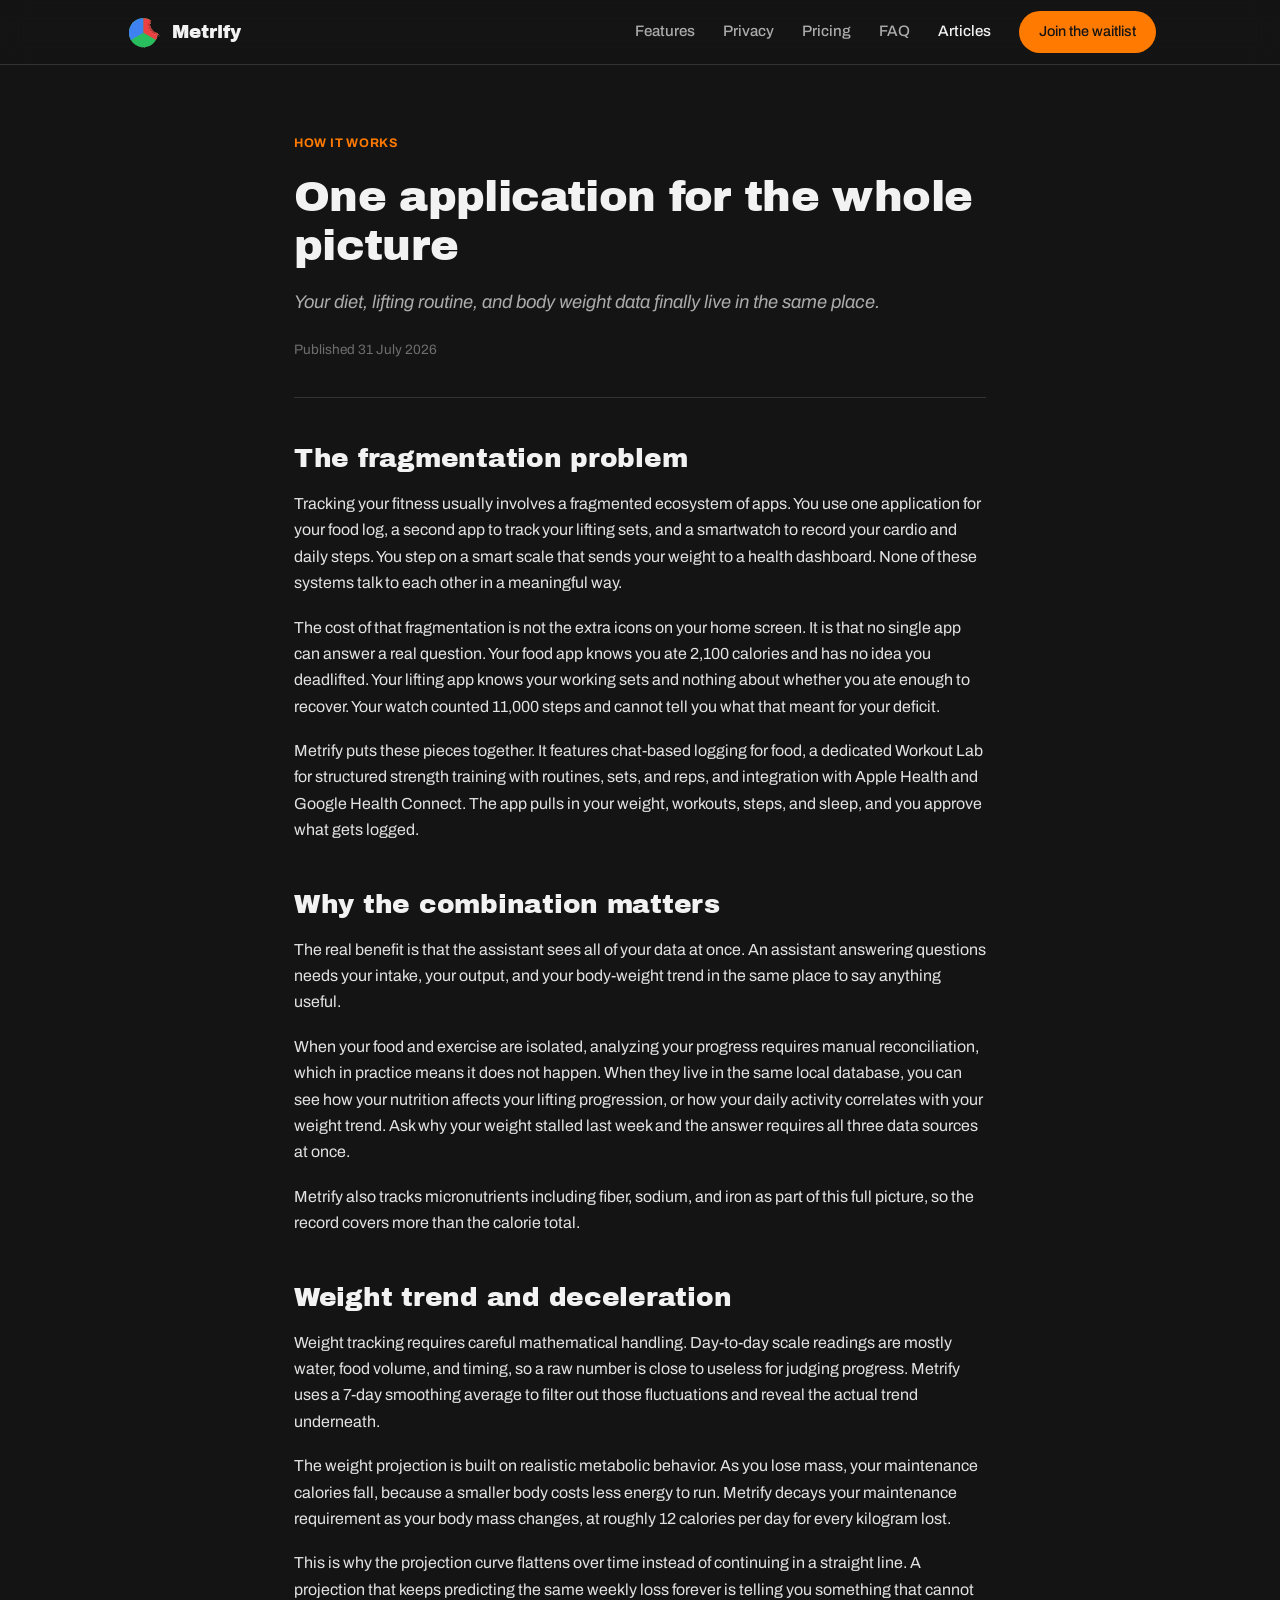
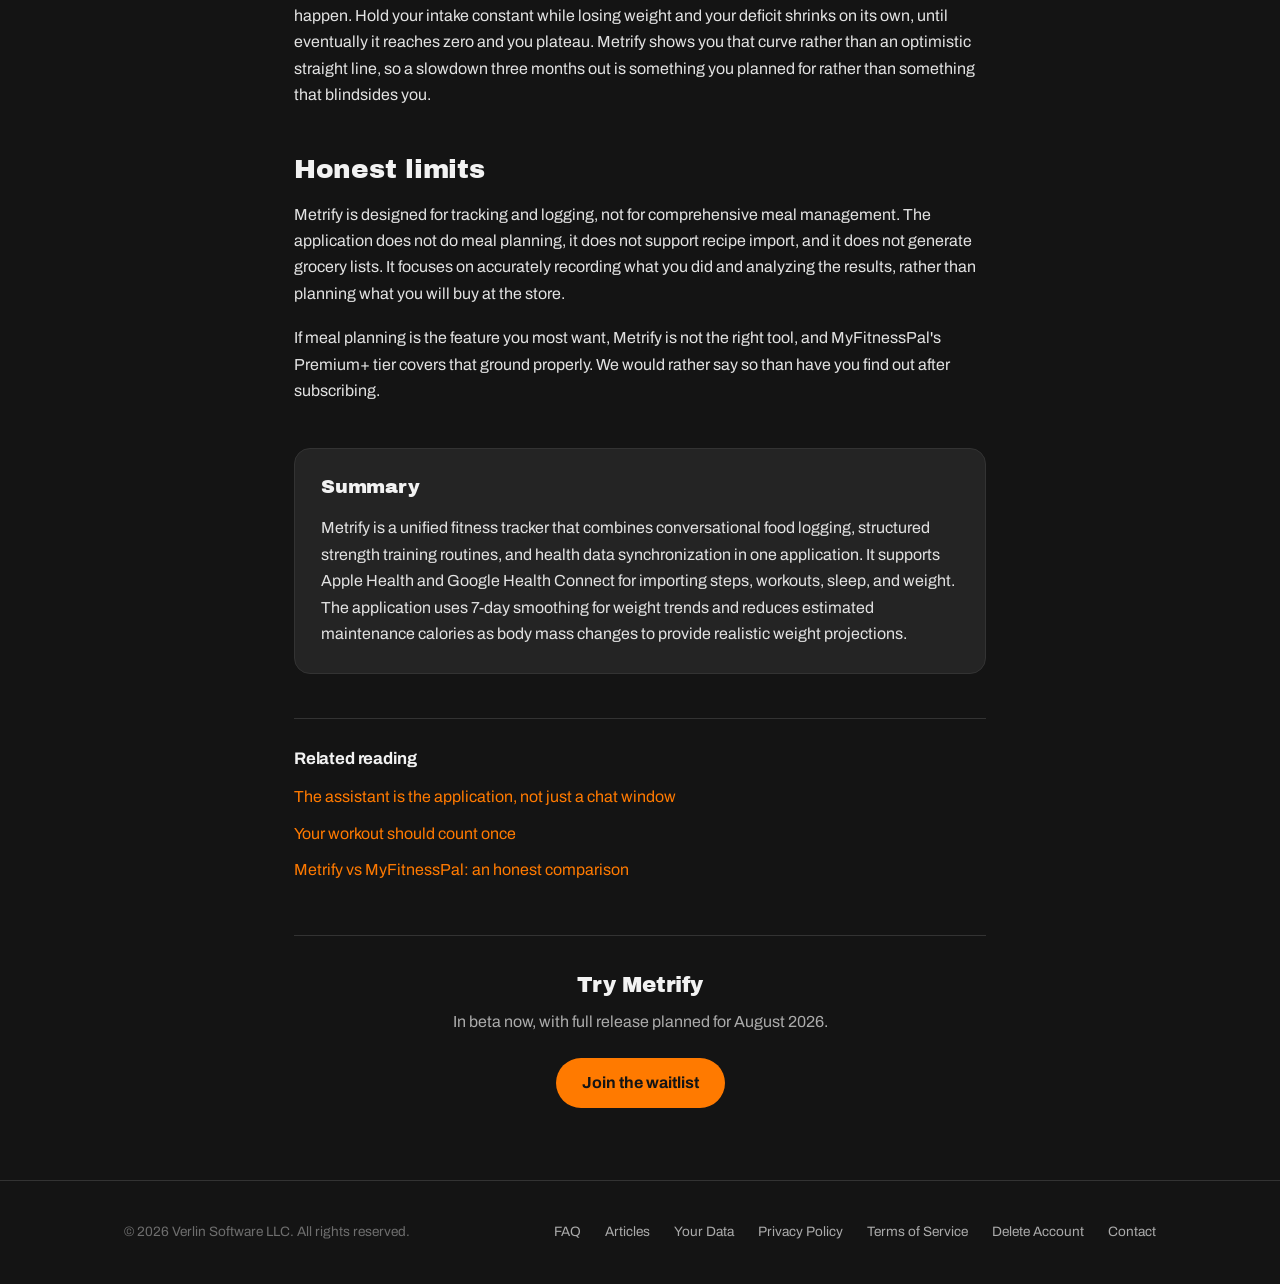
<file: articles/one-app-whole-picture.html>
<!DOCTYPE html>
<html lang="en">
<head>
<meta charset="UTF-8">
<meta name="viewport" content="width=device-width, initial-scale=1.0">
<title>One application for the whole picture</title>
<meta name="description" content="Why Metrify combines food logging, structured strength training, and device synchronization into a single unified fitness platform.">
<meta property="og:type" content="article">
<meta property="og:site_name" content="Metrify">
<meta property="og:title" content="One application for the whole picture">
<meta property="og:description" content="Why Metrify combines food logging, structured strength training, and device synchronization into a single unified fitness platform.">
<meta property="og:url" content="https://metrify.fit/articles/one-app-whole-picture.html">
<meta property="og:image" content="https://metrify.fit/resources/og-card.png">
<meta property="og:image:width" content="1200">
<meta property="og:image:height" content="630">
<meta property="og:image:alt" content="Metrify: the fitness tracker you can just talk to">
<meta name="twitter:card" content="summary_large_image">
<meta name="twitter:title" content="One application for the whole picture">
<meta name="twitter:description" content="Why Metrify combines food logging, structured strength training, and device synchronization into a single unified fitness platform.">
<meta name="twitter:image" content="https://metrify.fit/resources/og-card.png">
<link rel="canonical" href="https://metrify.fit/articles/one-app-whole-picture.html">
<link rel="icon" href="/favicon.ico" sizes="48x48">
<link rel="icon" href="/metrify_logo.svg" type="image/svg+xml">
<link rel="icon" href="/favicon-96.png" type="image/png" sizes="96x96">
<link rel="icon" href="/favicon-192.png" type="image/png" sizes="192x192">
<link rel="apple-touch-icon" href="/apple-touch-icon.png">
<link rel="preconnect" href="https://fonts.googleapis.com">
<link rel="preconnect" href="https://fonts.gstatic.com" crossorigin>
<link href="https://fonts.googleapis.com/css2?family=Archivo:wght@400;500;600;700&family=Archivo+Black&display=swap" rel="stylesheet">
<link rel="stylesheet" href="article.css">
<script type="application/ld+json">
{
  "@context": "https://schema.org",
  "@type": "Article",
  "headline": "One application for the whole picture",
  "description": "Why Metrify combines food logging, structured strength training, and device synchronization into a single unified fitness platform.",
  "datePublished": "2026-07-31",
  "dateModified": "2026-07-31",
  "author": { "@type": "Organization", "name": "Metrify" },
  "publisher": {
    "@type": "Organization",
    "name": "Metrify",
    "logo": { "@type": "ImageObject", "url": "https://metrify.fit/metrify_logo.svg" }
  },
  "mainEntityOfPage": "https://metrify.fit/articles/one-app-whole-picture.html"
}
</script>
</head>
<body>

<nav>
  <div class="wrap nav-inner">
    <a class="logo" href="../index.html"><img class="logo-mark" src="../metrify_logo.svg" alt="Metrify logo">Metrify</a>
    <div class="nav-links">
      <a class="anchor-link" href="../index.html#features">Features</a>
      <a class="anchor-link" href="../index.html#privacy">Privacy</a>
      <a class="anchor-link" href="../index.html#pricing">Pricing</a>
      <a href="../faq.html">FAQ</a>
      <a href="index.html" class="current">Articles</a>
      <a href="https://docs.google.com/forms/d/e/1FAIpQLScR_Rp7votPh9bJqfgML_lUJDGCzVk3PJwj7MtibfAYZPuT9g/viewform" target="_blank" rel="noopener" class="btn btn-primary">Join the waitlist</a>
    </div>
  </div>
</nav>

<div class="article-wrap">
  <header class="article-head">
    <span class="eyebrow"><a href="index.html">How it works</a></span>
    <h1>One application for the whole picture</h1>
    <p class="standfirst">Your diet, lifting routine, and body weight data finally live in the same place.</p>
    <p class="byline">Published 31 July 2026</p>
  </header>

  <article>
    <h2>The fragmentation problem</h2>
    <p>Tracking your fitness usually involves a fragmented ecosystem of apps. You use one application for your food log, a second app to track your lifting sets, and a smartwatch to record your cardio and daily steps. You step on a smart scale that sends your weight to a health dashboard. None of these systems talk to each other in a meaningful way.</p>
    <p>The cost of that fragmentation is not the extra icons on your home screen. It is that no single app can answer a real question. Your food app knows you ate 2,100 calories and has no idea you deadlifted. Your lifting app knows your working sets and nothing about whether you ate enough to recover. Your watch counted 11,000 steps and cannot tell you what that meant for your deficit.</p>
    <p>Metrify puts these pieces together. It features chat-based logging for food, a dedicated Workout Lab for structured strength training with routines, sets, and reps, and integration with Apple Health and Google Health Connect. The app pulls in your weight, workouts, steps, and sleep, and you approve what gets logged.</p>

    <h2>Why the combination matters</h2>
    <p>The real benefit is that the assistant sees all of your data at once. An assistant answering questions needs your intake, your output, and your body-weight trend in the same place to say anything useful.</p>
    <p>When your food and exercise are isolated, analyzing your progress requires manual reconciliation, which in practice means it does not happen. When they live in the same local database, you can see how your nutrition affects your lifting progression, or how your daily activity correlates with your weight trend. Ask why your weight stalled last week and the answer requires all three data sources at once.</p>
    <p>Metrify also tracks micronutrients including fiber, sodium, and iron as part of this full picture, so the record covers more than the calorie total.</p>

    <h2>Weight trend and deceleration</h2>
    <p>Weight tracking requires careful mathematical handling. Day-to-day scale readings are mostly water, food volume, and timing, so a raw number is close to useless for judging progress. Metrify uses a 7-day smoothing average to filter out those fluctuations and reveal the actual trend underneath.</p>
    <p>The weight projection is built on realistic metabolic behavior. As you lose mass, your maintenance calories fall, because a smaller body costs less energy to run. Metrify decays your maintenance requirement as your body mass changes, at roughly 12 calories per day for every kilogram lost.</p>
    <p>This is why the projection curve flattens over time instead of continuing in a straight line. A projection that keeps predicting the same weekly loss forever is telling you something that cannot happen. Hold your intake constant while losing weight and your deficit shrinks on its own, until eventually it reaches zero and you plateau. Metrify shows you that curve rather than an optimistic straight line, so a slowdown three months out is something you planned for rather than something that blindsides you.</p>

    <h2>Honest limits</h2>
    <p>Metrify is designed for tracking and logging, not for comprehensive meal management. The application does not do meal planning, it does not support recipe import, and it does not generate grocery lists. It focuses on accurately recording what you did and analyzing the results, rather than planning what you will buy at the store.</p>
    <p>If meal planning is the feature you most want, Metrify is not the right tool, and MyFitnessPal's Premium+ tier covers that ground properly. We would rather say so than have you find out after subscribing.</p>

    <div class="summary">
      <h2>Summary</h2>
      <p>Metrify is a unified fitness tracker that combines conversational food logging, structured strength training routines, and health data synchronization in one application. It supports Apple Health and Google Health Connect for importing steps, workouts, sleep, and weight. The application uses 7-day smoothing for weight trends and reduces estimated maintenance calories as body mass changes to provide realistic weight projections.</p>
    </div>

    <div class="more-reading">
      <h2>Related reading</h2>
      <ul>
        <li><a href="the-chatbot-is-the-app.html">The assistant is the application, not just a chat window</a></li>
        <li><a href="your-workout-should-count-once.html">Your workout should count once</a></li>
        <li><a href="metrify-vs-myfitnesspal.html">Metrify vs MyFitnessPal: an honest comparison</a></li>
      </ul>
    </div>

    <div class="article-cta">
      <h2>Try Metrify</h2>
      <p>In beta now, with full release planned for August 2026.</p>
      <a href="https://docs.google.com/forms/d/e/1FAIpQLScR_Rp7votPh9bJqfgML_lUJDGCzVk3PJwj7MtibfAYZPuT9g/viewform" target="_blank" rel="noopener" class="btn btn-primary">Join the waitlist</a>
    </div>
  </article>
</div>

<footer>
  <div class="wrap footer-inner">
    <div>&copy; 2026 Verlin Software LLC. All rights reserved.</div>
    <div class="footer-links">
      <a href="../faq.html">FAQ</a>
      <a href="index.html">Articles</a>
      <a href="../your-data.html">Your Data</a>
      <a href="../privacy.html">Privacy Policy</a>
      <a href="../terms.html">Terms of Service</a>
      <a href="../delete-account.html">Delete Account</a>
      <a href="mailto:support@metrify.fit">Contact</a>
    </div>
  </div>
</footer>

</body>
</html>
</file>
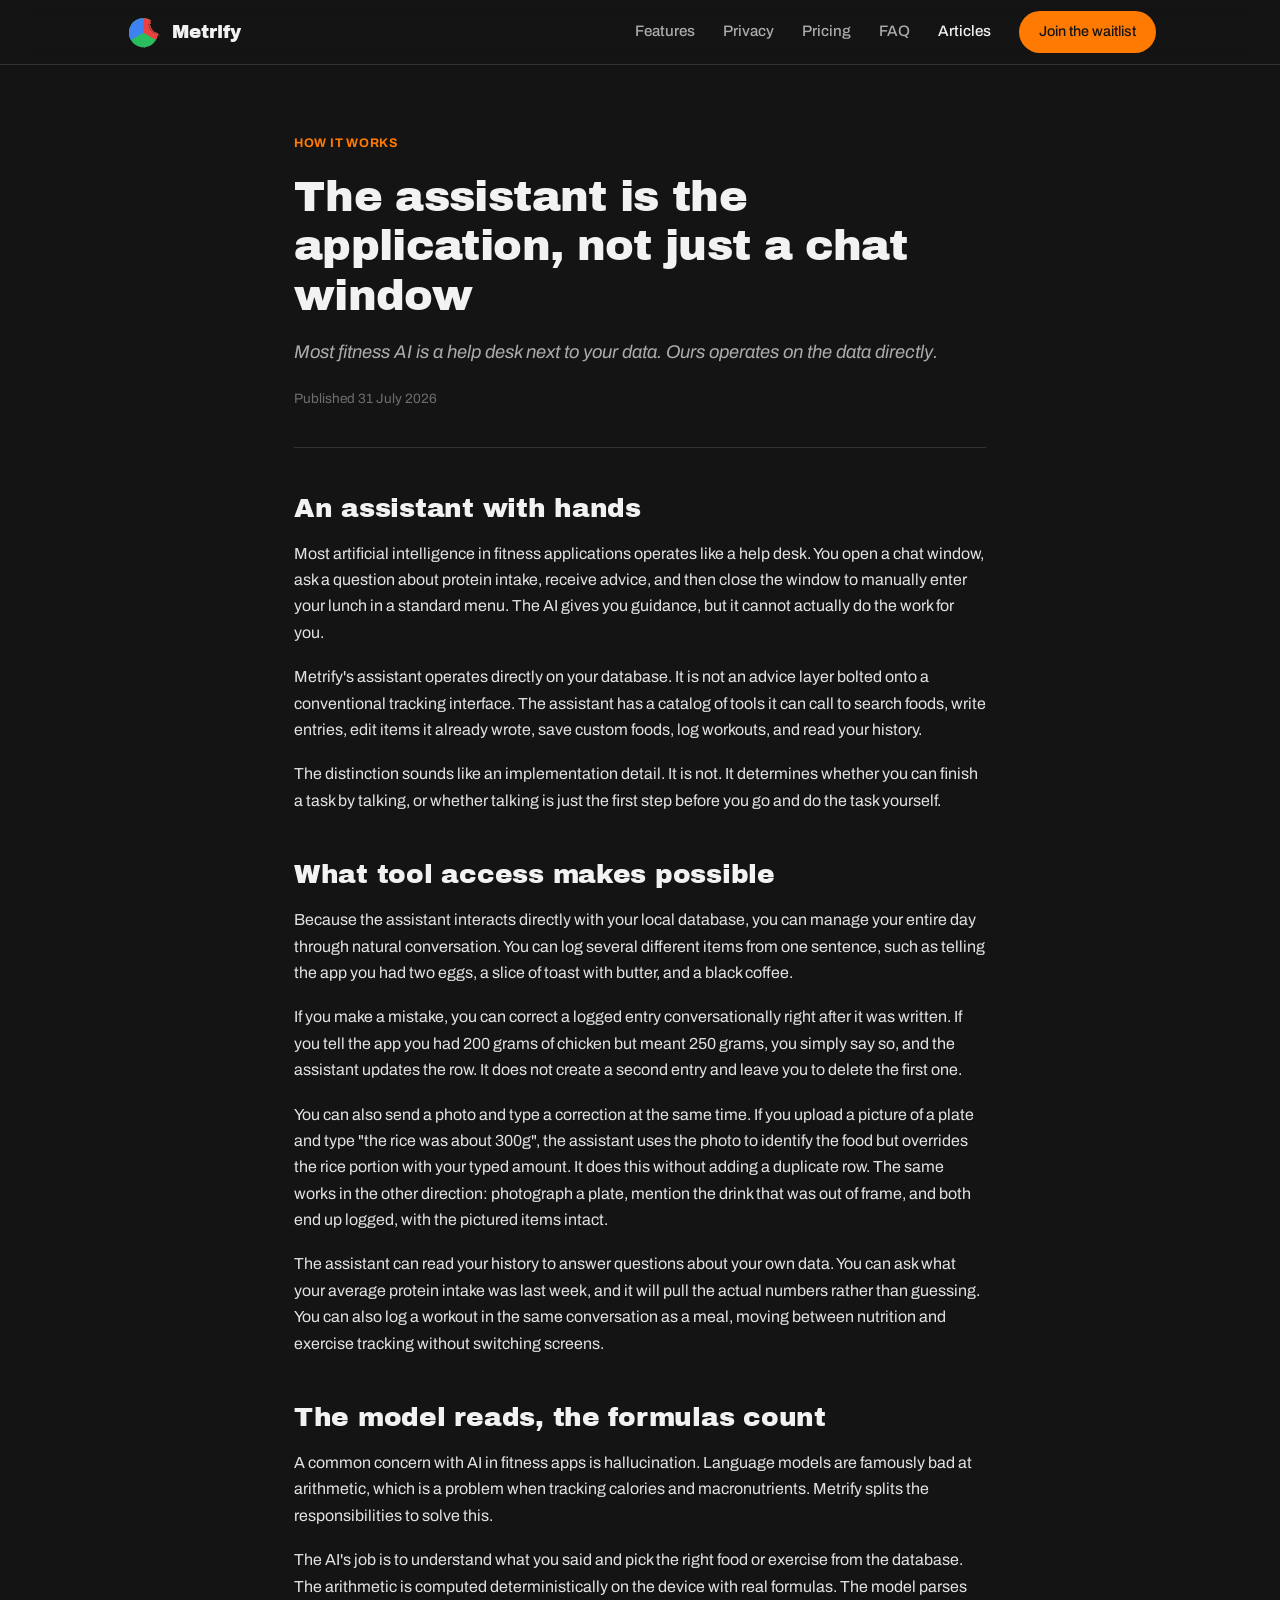
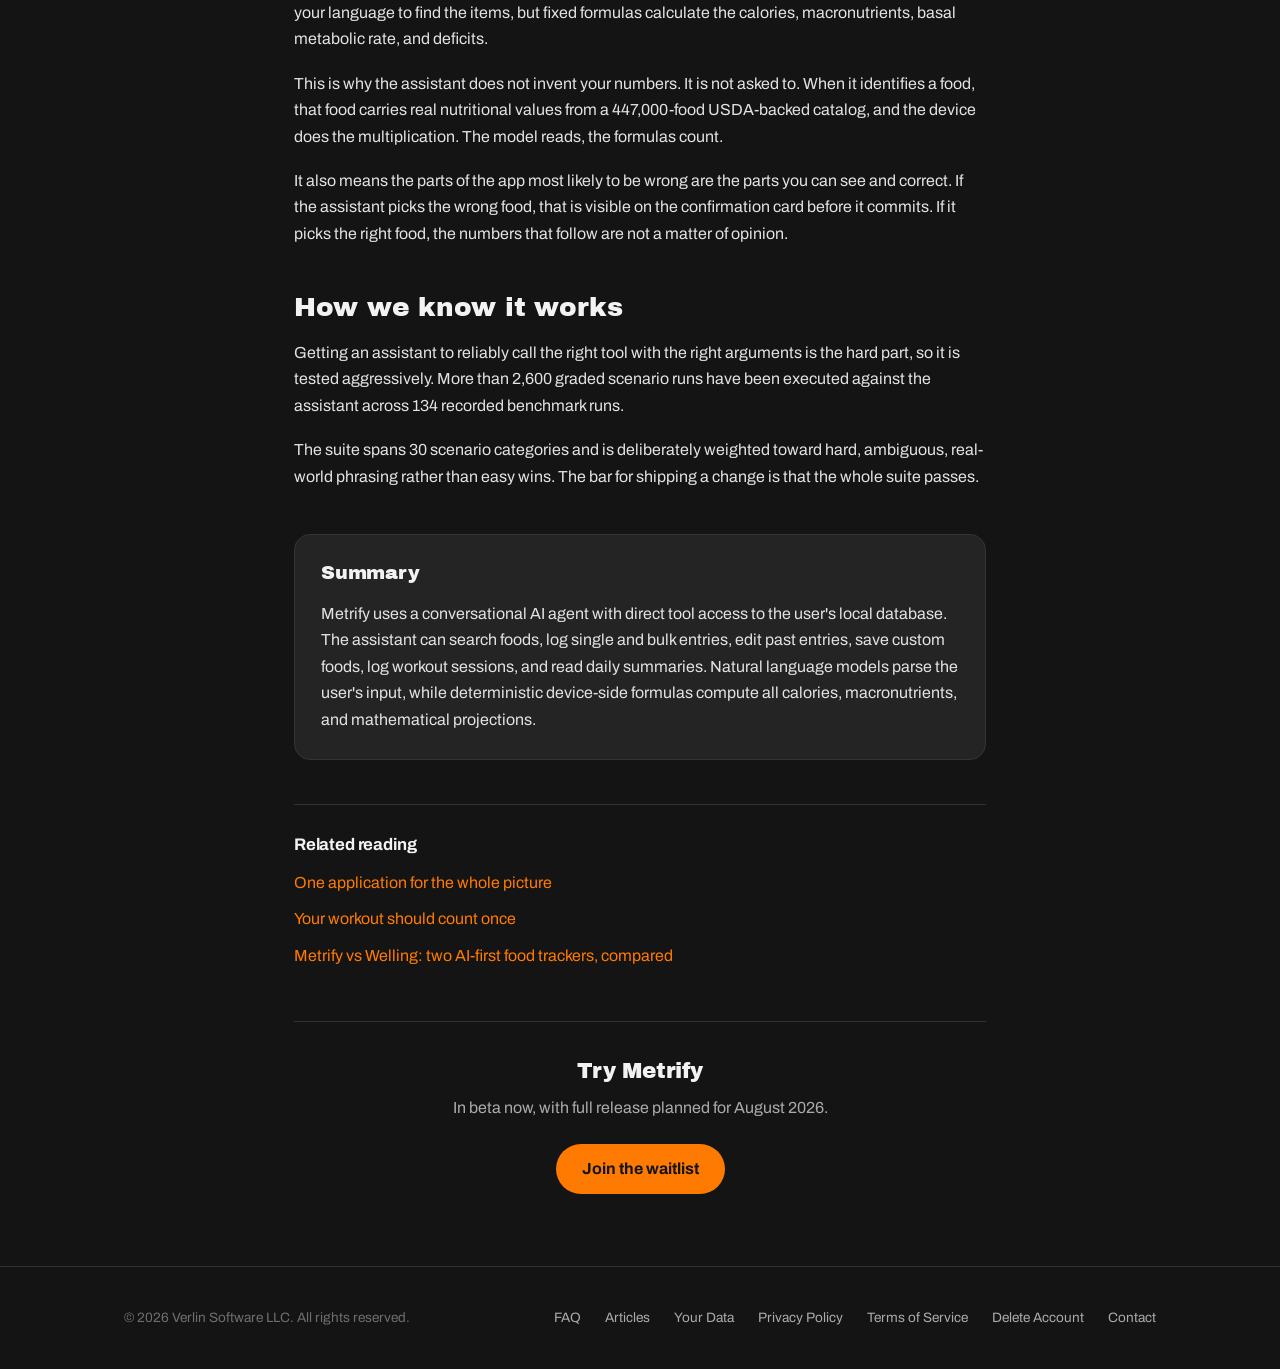
<file: articles/the-chatbot-is-the-app.html>
<!DOCTYPE html>
<html lang="en">
<head>
<meta charset="UTF-8">
<meta name="viewport" content="width=device-width, initial-scale=1.0">
<title>The assistant is the application, not just a chat window</title>
<meta name="description" content="How Metrify uses an AI agent with direct database access to log food, build custom entries, and track workouts in one continuous conversation.">
<meta property="og:type" content="article">
<meta property="og:site_name" content="Metrify">
<meta property="og:title" content="The assistant is the application, not just a chat window">
<meta property="og:description" content="How Metrify uses an AI agent with direct database access to log food, build custom entries, and track workouts in one continuous conversation.">
<meta property="og:url" content="https://metrify.fit/articles/the-chatbot-is-the-app.html">
<meta property="og:image" content="https://metrify.fit/resources/og-card.png">
<meta property="og:image:width" content="1200">
<meta property="og:image:height" content="630">
<meta property="og:image:alt" content="Metrify: the fitness tracker you can just talk to">
<meta name="twitter:card" content="summary_large_image">
<meta name="twitter:title" content="The assistant is the application, not just a chat window">
<meta name="twitter:description" content="How Metrify uses an AI agent with direct database access to log food, build custom entries, and track workouts in one continuous conversation.">
<meta name="twitter:image" content="https://metrify.fit/resources/og-card.png">
<link rel="canonical" href="https://metrify.fit/articles/the-chatbot-is-the-app.html">
<link rel="icon" href="/favicon.ico" sizes="48x48">
<link rel="icon" href="/metrify_logo.svg" type="image/svg+xml">
<link rel="icon" href="/favicon-96.png" type="image/png" sizes="96x96">
<link rel="icon" href="/favicon-192.png" type="image/png" sizes="192x192">
<link rel="apple-touch-icon" href="/apple-touch-icon.png">
<link rel="preconnect" href="https://fonts.googleapis.com">
<link rel="preconnect" href="https://fonts.gstatic.com" crossorigin>
<link href="https://fonts.googleapis.com/css2?family=Archivo:wght@400;500;600;700&family=Archivo+Black&display=swap" rel="stylesheet">
<link rel="stylesheet" href="article.css">
<script type="application/ld+json">
{
  "@context": "https://schema.org",
  "@type": "Article",
  "headline": "The assistant is the application, not just a chat window",
  "description": "How Metrify uses an AI agent with direct database access to log food, build custom entries, and track workouts in one continuous conversation.",
  "datePublished": "2026-07-31",
  "dateModified": "2026-07-31",
  "author": { "@type": "Organization", "name": "Metrify" },
  "publisher": {
    "@type": "Organization",
    "name": "Metrify",
    "logo": { "@type": "ImageObject", "url": "https://metrify.fit/metrify_logo.svg" }
  },
  "mainEntityOfPage": "https://metrify.fit/articles/the-chatbot-is-the-app.html"
}
</script>
</head>
<body>

<nav>
  <div class="wrap nav-inner">
    <a class="logo" href="../index.html"><img class="logo-mark" src="../metrify_logo.svg" alt="Metrify logo">Metrify</a>
    <div class="nav-links">
      <a class="anchor-link" href="../index.html#features">Features</a>
      <a class="anchor-link" href="../index.html#privacy">Privacy</a>
      <a class="anchor-link" href="../index.html#pricing">Pricing</a>
      <a href="../faq.html">FAQ</a>
      <a href="index.html" class="current">Articles</a>
      <a href="https://docs.google.com/forms/d/e/1FAIpQLScR_Rp7votPh9bJqfgML_lUJDGCzVk3PJwj7MtibfAYZPuT9g/viewform" target="_blank" rel="noopener" class="btn btn-primary">Join the waitlist</a>
    </div>
  </div>
</nav>

<div class="article-wrap">
  <header class="article-head">
    <span class="eyebrow"><a href="index.html">How it works</a></span>
    <h1>The assistant is the application, not just a chat window</h1>
    <p class="standfirst">Most fitness AI is a help desk next to your data. Ours operates on the data directly.</p>
    <p class="byline">Published 31 July 2026</p>
  </header>

  <article>
    <h2>An assistant with hands</h2>
    <p>Most artificial intelligence in fitness applications operates like a help desk. You open a chat window, ask a question about protein intake, receive advice, and then close the window to manually enter your lunch in a standard menu. The AI gives you guidance, but it cannot actually do the work for you.</p>
    <p>Metrify's assistant operates directly on your database. It is not an advice layer bolted onto a conventional tracking interface. The assistant has a catalog of tools it can call to search foods, write entries, edit items it already wrote, save custom foods, log workouts, and read your history.</p>
    <p>The distinction sounds like an implementation detail. It is not. It determines whether you can finish a task by talking, or whether talking is just the first step before you go and do the task yourself.</p>

    <h2>What tool access makes possible</h2>
    <p>Because the assistant interacts directly with your local database, you can manage your entire day through natural conversation. You can log several different items from one sentence, such as telling the app you had two eggs, a slice of toast with butter, and a black coffee.</p>
    <p>If you make a mistake, you can correct a logged entry conversationally right after it was written. If you tell the app you had 200 grams of chicken but meant 250 grams, you simply say so, and the assistant updates the row. It does not create a second entry and leave you to delete the first one.</p>
    <p>You can also send a photo and type a correction at the same time. If you upload a picture of a plate and type "the rice was about 300g", the assistant uses the photo to identify the food but overrides the rice portion with your typed amount. It does this without adding a duplicate row. The same works in the other direction: photograph a plate, mention the drink that was out of frame, and both end up logged, with the pictured items intact.</p>
    <p>The assistant can read your history to answer questions about your own data. You can ask what your average protein intake was last week, and it will pull the actual numbers rather than guessing. You can also log a workout in the same conversation as a meal, moving between nutrition and exercise tracking without switching screens.</p>

    <h2>The model reads, the formulas count</h2>
    <p>A common concern with AI in fitness apps is hallucination. Language models are famously bad at arithmetic, which is a problem when tracking calories and macronutrients. Metrify splits the responsibilities to solve this.</p>
    <p>The AI's job is to understand what you said and pick the right food or exercise from the database. The arithmetic is computed deterministically on the device with real formulas. The model parses your language to find the items, but fixed formulas calculate the calories, macronutrients, basal metabolic rate, and deficits.</p>
    <p>This is why the assistant does not invent your numbers. It is not asked to. When it identifies a food, that food carries real nutritional values from a 447,000-food USDA-backed catalog, and the device does the multiplication. The model reads, the formulas count.</p>
    <p>It also means the parts of the app most likely to be wrong are the parts you can see and correct. If the assistant picks the wrong food, that is visible on the confirmation card before it commits. If it picks the right food, the numbers that follow are not a matter of opinion.</p>

    <h2>How we know it works</h2>
    <p>Getting an assistant to reliably call the right tool with the right arguments is the hard part, so it is tested aggressively. More than 2,600 graded scenario runs have been executed against the assistant across 134 recorded benchmark runs.</p>
    <p>The suite spans 30 scenario categories and is deliberately weighted toward hard, ambiguous, real-world phrasing rather than easy wins. The bar for shipping a change is that the whole suite passes.</p>

    <div class="summary">
      <h2>Summary</h2>
      <p>Metrify uses a conversational AI agent with direct tool access to the user's local database. The assistant can search foods, log single and bulk entries, edit past entries, save custom foods, log workout sessions, and read daily summaries. Natural language models parse the user's input, while deterministic device-side formulas compute all calories, macronutrients, and mathematical projections.</p>
    </div>

    <div class="more-reading">
      <h2>Related reading</h2>
      <ul>
        <li><a href="one-app-whole-picture.html">One application for the whole picture</a></li>
        <li><a href="your-workout-should-count-once.html">Your workout should count once</a></li>
        <li><a href="metrify-vs-welling.html">Metrify vs Welling: two AI-first food trackers, compared</a></li>
      </ul>
    </div>

    <div class="article-cta">
      <h2>Try Metrify</h2>
      <p>In beta now, with full release planned for August 2026.</p>
      <a href="https://docs.google.com/forms/d/e/1FAIpQLScR_Rp7votPh9bJqfgML_lUJDGCzVk3PJwj7MtibfAYZPuT9g/viewform" target="_blank" rel="noopener" class="btn btn-primary">Join the waitlist</a>
    </div>
  </article>
</div>

<footer>
  <div class="wrap footer-inner">
    <div>&copy; 2026 Verlin Software LLC. All rights reserved.</div>
    <div class="footer-links">
      <a href="../faq.html">FAQ</a>
      <a href="index.html">Articles</a>
      <a href="../your-data.html">Your Data</a>
      <a href="../privacy.html">Privacy Policy</a>
      <a href="../terms.html">Terms of Service</a>
      <a href="../delete-account.html">Delete Account</a>
      <a href="mailto:support@metrify.fit">Contact</a>
    </div>
  </div>
</footer>

</body>
</html>
</file>
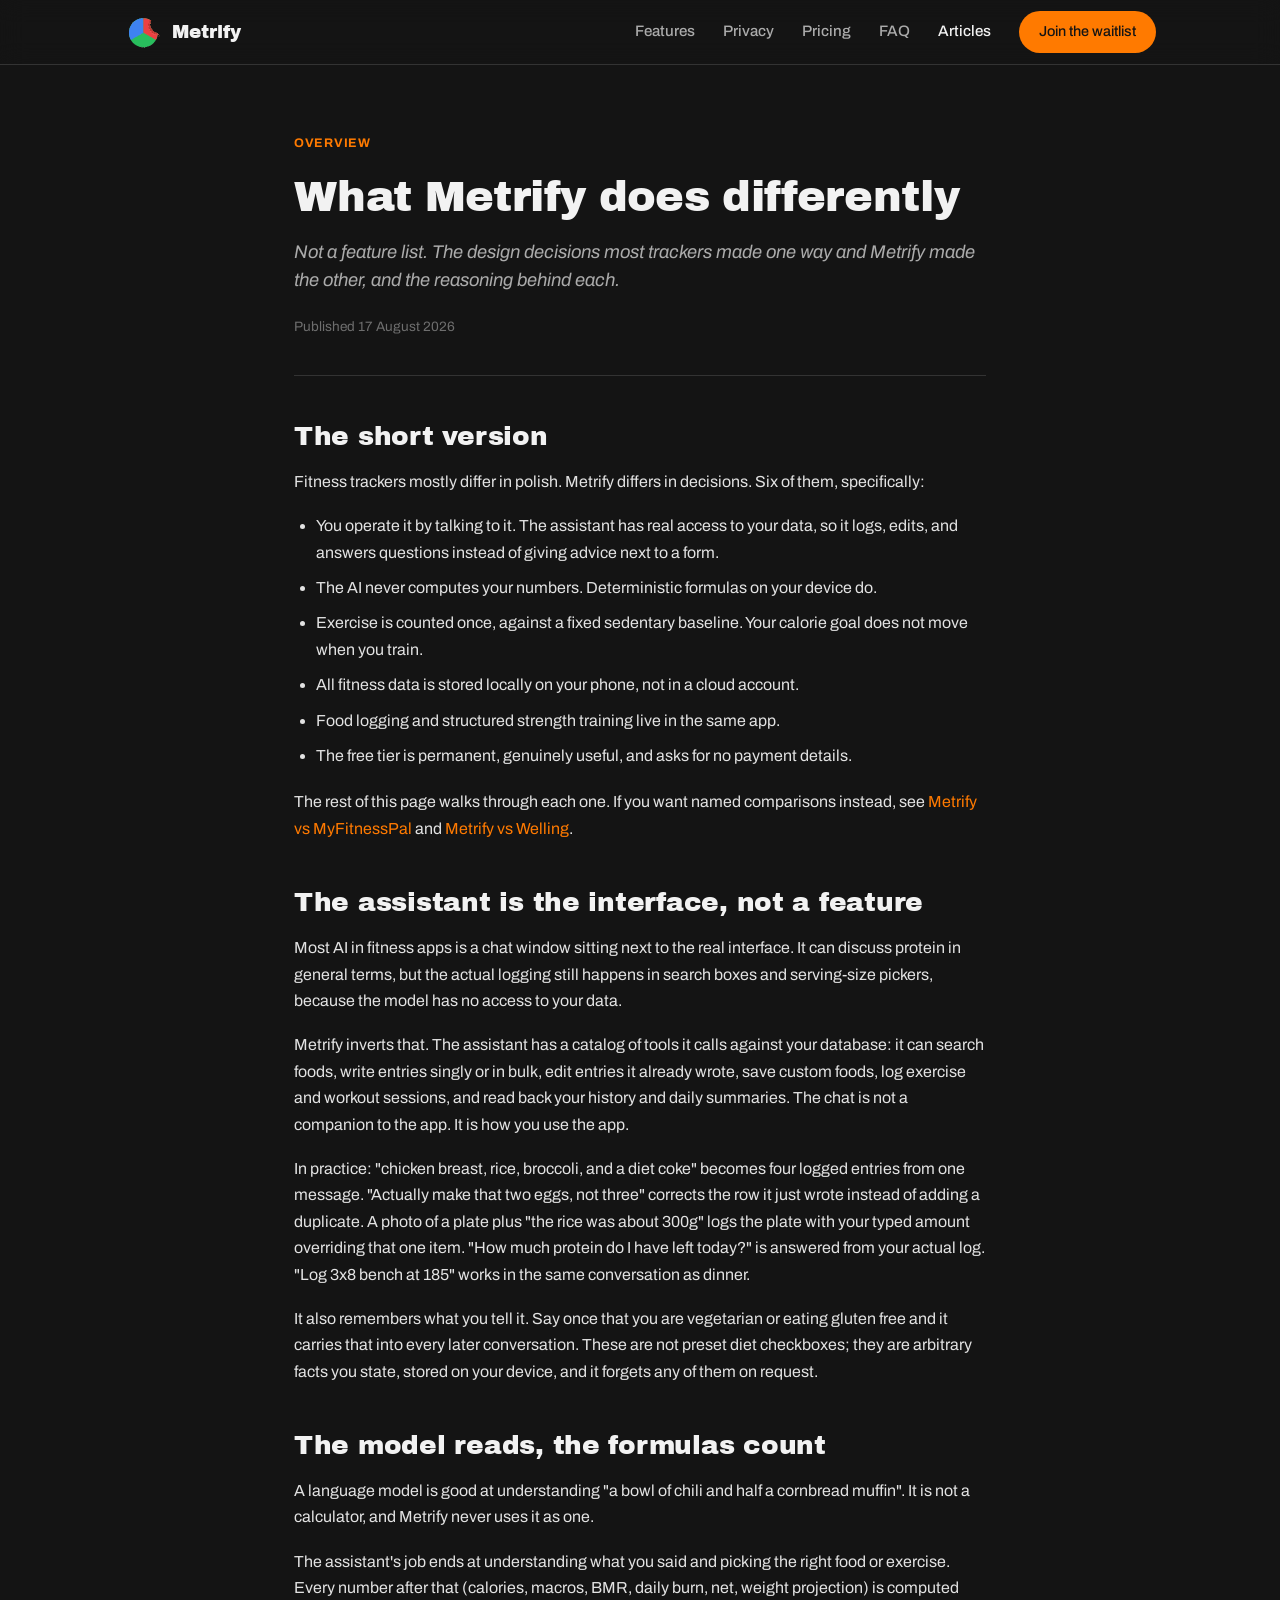
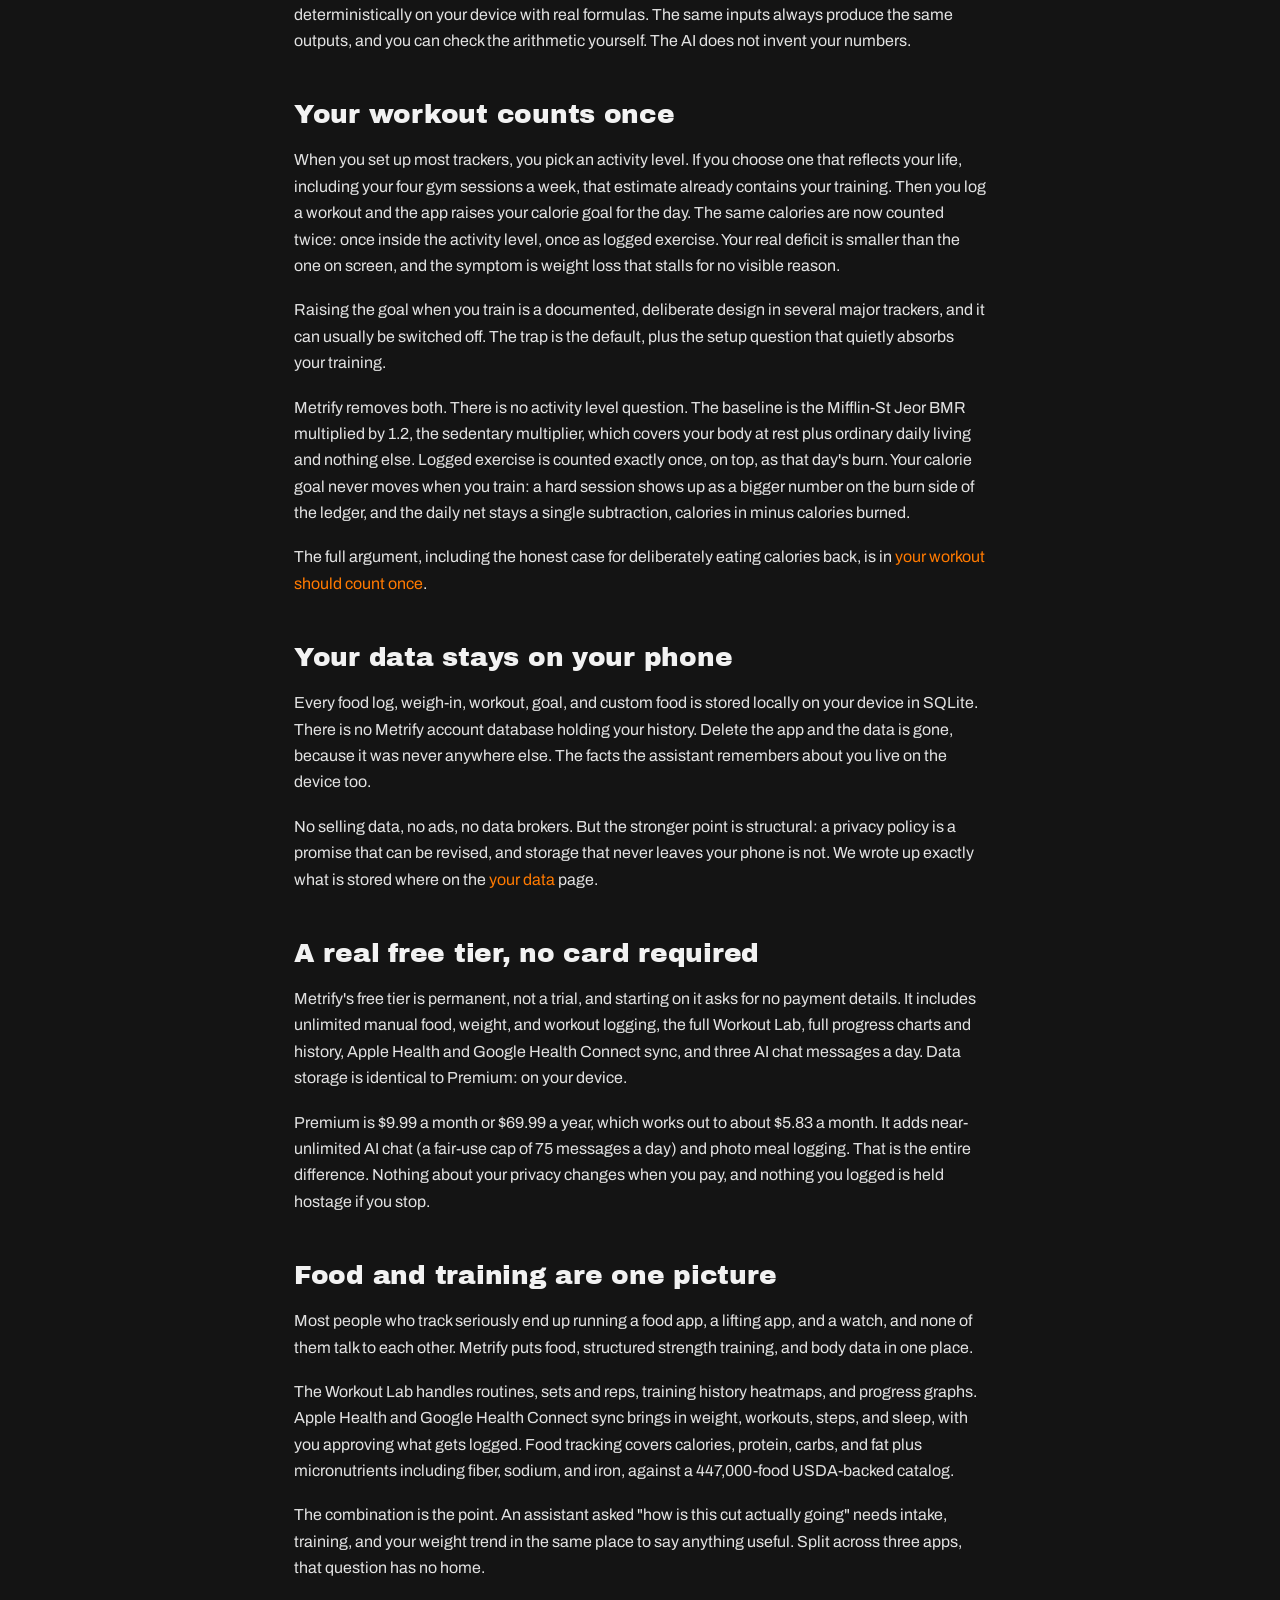
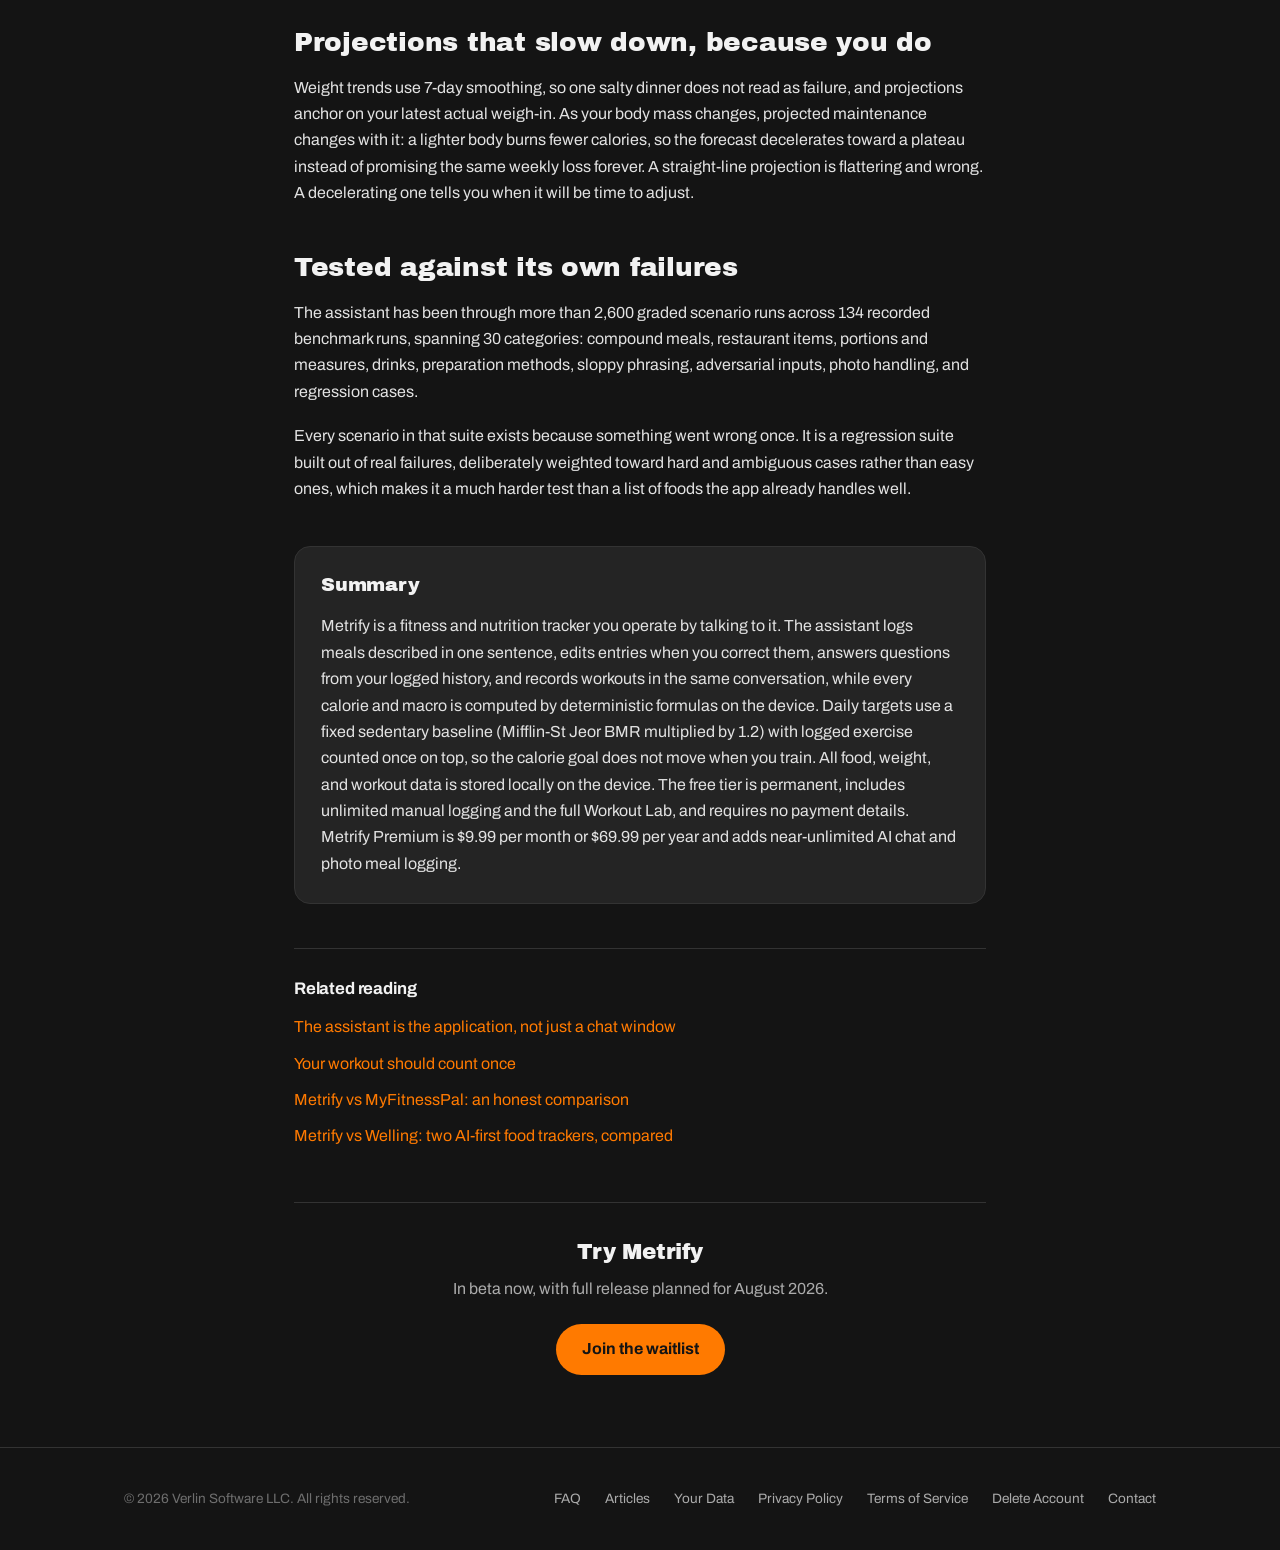
<file: articles/what-metrify-does-differently.html>
<!DOCTYPE html>
<html lang="en">
<head>
<meta charset="UTF-8">
<meta name="viewport" content="width=device-width, initial-scale=1.0">
<title>What Metrify does differently</title>
<meta name="description" content="An assistant with database access, deterministic math, exercise counted once, on-device storage, and a permanent free tier. Metrify's design decisions, explained.">
<meta property="og:type" content="article">
<meta property="og:site_name" content="Metrify">
<meta property="og:title" content="What Metrify does differently">
<meta property="og:description" content="An assistant with database access, deterministic math, exercise counted once, on-device storage, and a permanent free tier. Metrify's design decisions, explained.">
<meta property="og:url" content="https://metrify.fit/articles/what-metrify-does-differently.html">
<meta property="og:image" content="https://metrify.fit/resources/og-card.png">
<meta property="og:image:width" content="1200">
<meta property="og:image:height" content="630">
<meta property="og:image:alt" content="Metrify: the fitness tracker you can just talk to">
<meta name="twitter:card" content="summary_large_image">
<meta name="twitter:title" content="What Metrify does differently">
<meta name="twitter:description" content="An assistant with database access, deterministic math, exercise counted once, on-device storage, and a permanent free tier. Metrify's design decisions, explained.">
<meta name="twitter:image" content="https://metrify.fit/resources/og-card.png">
<link rel="canonical" href="https://metrify.fit/articles/what-metrify-does-differently.html">
<link rel="icon" href="/favicon.ico" sizes="48x48">
<link rel="icon" href="/metrify_logo.svg" type="image/svg+xml">
<link rel="icon" href="/favicon-96.png" type="image/png" sizes="96x96">
<link rel="icon" href="/favicon-192.png" type="image/png" sizes="192x192">
<link rel="apple-touch-icon" href="/apple-touch-icon.png">
<link rel="preconnect" href="https://fonts.googleapis.com">
<link rel="preconnect" href="https://fonts.gstatic.com" crossorigin>
<link href="https://fonts.googleapis.com/css2?family=Archivo:wght@400;500;600;700&family=Archivo+Black&display=swap" rel="stylesheet">
<link rel="stylesheet" href="article.css">
<script type="application/ld+json">
{
  "@context": "https://schema.org",
  "@type": "Article",
  "headline": "What Metrify does differently",
  "description": "An assistant with database access, deterministic math, exercise counted once, on-device storage, and a permanent free tier. Metrify's design decisions, explained.",
  "datePublished": "2026-08-17",
  "dateModified": "2026-08-17",
  "author": { "@type": "Organization", "name": "Metrify" },
  "publisher": {
    "@type": "Organization",
    "name": "Metrify",
    "logo": { "@type": "ImageObject", "url": "https://metrify.fit/metrify_logo.svg" }
  },
  "mainEntityOfPage": "https://metrify.fit/articles/what-metrify-does-differently.html"
}
</script>
</head>
<body>

<nav>
  <div class="wrap nav-inner">
    <a class="logo" href="../index.html"><img class="logo-mark" src="../metrify_logo.svg" alt="Metrify logo">Metrify</a>
    <div class="nav-links">
      <a class="anchor-link" href="../index.html#features">Features</a>
      <a class="anchor-link" href="../index.html#privacy">Privacy</a>
      <a class="anchor-link" href="../index.html#pricing">Pricing</a>
      <a href="../faq.html">FAQ</a>
      <a href="index.html" class="current">Articles</a>
      <a href="https://docs.google.com/forms/d/e/1FAIpQLScR_Rp7votPh9bJqfgML_lUJDGCzVk3PJwj7MtibfAYZPuT9g/viewform" target="_blank" rel="noopener" class="btn btn-primary">Join the waitlist</a>
    </div>
  </div>
</nav>

<div class="article-wrap">
  <header class="article-head">
    <span class="eyebrow"><a href="index.html">Overview</a></span>
    <h1>What Metrify does differently</h1>
    <p class="standfirst">Not a feature list. The design decisions most trackers made one way and Metrify made the other, and the reasoning behind each.</p>
    <p class="byline">Published 17 August 2026</p>
  </header>

  <article>
    <h2>The short version</h2>
    <p>Fitness trackers mostly differ in polish. Metrify differs in decisions. Six of them, specifically:</p>
    <ul>
      <li>You operate it by talking to it. The assistant has real access to your data, so it logs, edits, and answers questions instead of giving advice next to a form.</li>
      <li>The AI never computes your numbers. Deterministic formulas on your device do.</li>
      <li>Exercise is counted once, against a fixed sedentary baseline. Your calorie goal does not move when you train.</li>
      <li>All fitness data is stored locally on your phone, not in a cloud account.</li>
      <li>Food logging and structured strength training live in the same app.</li>
      <li>The free tier is permanent, genuinely useful, and asks for no payment details.</li>
    </ul>
    <p>The rest of this page walks through each one. If you want named comparisons instead, see <a href="metrify-vs-myfitnesspal.html">Metrify vs MyFitnessPal</a> and <a href="metrify-vs-welling.html">Metrify vs Welling</a>.</p>

    <h2>The assistant is the interface, not a feature</h2>
    <p>Most AI in fitness apps is a chat window sitting next to the real interface. It can discuss protein in general terms, but the actual logging still happens in search boxes and serving-size pickers, because the model has no access to your data.</p>
    <p>Metrify inverts that. The assistant has a catalog of tools it calls against your database: it can search foods, write entries singly or in bulk, edit entries it already wrote, save custom foods, log exercise and workout sessions, and read back your history and daily summaries. The chat is not a companion to the app. It is how you use the app.</p>
    <p>In practice: "chicken breast, rice, broccoli, and a diet coke" becomes four logged entries from one message. "Actually make that two eggs, not three" corrects the row it just wrote instead of adding a duplicate. A photo of a plate plus "the rice was about 300g" logs the plate with your typed amount overriding that one item. "How much protein do I have left today?" is answered from your actual log. "Log 3x8 bench at 185" works in the same conversation as dinner.</p>
    <p>It also remembers what you tell it. Say once that you are vegetarian or eating gluten free and it carries that into every later conversation. These are not preset diet checkboxes; they are arbitrary facts you state, stored on your device, and it forgets any of them on request.</p>

    <h2>The model reads, the formulas count</h2>
    <p>A language model is good at understanding "a bowl of chili and half a cornbread muffin". It is not a calculator, and Metrify never uses it as one.</p>
    <p>The assistant's job ends at understanding what you said and picking the right food or exercise. Every number after that (calories, macros, BMR, daily burn, net, weight projection) is computed deterministically on your device with real formulas. The same inputs always produce the same outputs, and you can check the arithmetic yourself. The AI does not invent your numbers.</p>

    <h2>Your workout counts once</h2>
    <p>When you set up most trackers, you pick an activity level. If you choose one that reflects your life, including your four gym sessions a week, that estimate already contains your training. Then you log a workout and the app raises your calorie goal for the day. The same calories are now counted twice: once inside the activity level, once as logged exercise. Your real deficit is smaller than the one on screen, and the symptom is weight loss that stalls for no visible reason.</p>
    <p>Raising the goal when you train is a documented, deliberate design in several major trackers, and it can usually be switched off. The trap is the default, plus the setup question that quietly absorbs your training.</p>
    <p>Metrify removes both. There is no activity level question. The baseline is the Mifflin-St Jeor BMR multiplied by 1.2, the sedentary multiplier, which covers your body at rest plus ordinary daily living and nothing else. Logged exercise is counted exactly once, on top, as that day's burn. Your calorie goal never moves when you train: a hard session shows up as a bigger number on the burn side of the ledger, and the daily net stays a single subtraction, calories in minus calories burned.</p>
    <p>The full argument, including the honest case for deliberately eating calories back, is in <a href="your-workout-should-count-once.html">your workout should count once</a>.</p>

    <h2>Your data stays on your phone</h2>
    <p>Every food log, weigh-in, workout, goal, and custom food is stored locally on your device in SQLite. There is no Metrify account database holding your history. Delete the app and the data is gone, because it was never anywhere else. The facts the assistant remembers about you live on the device too.</p>
    <p>No selling data, no ads, no data brokers. But the stronger point is structural: a privacy policy is a promise that can be revised, and storage that never leaves your phone is not. We wrote up exactly what is stored where on the <a href="../your-data.html">your data</a> page.</p>

    <h2>A real free tier, no card required</h2>
    <p>Metrify's free tier is permanent, not a trial, and starting on it asks for no payment details. It includes unlimited manual food, weight, and workout logging, the full Workout Lab, full progress charts and history, Apple Health and Google Health Connect sync, and three AI chat messages a day. Data storage is identical to Premium: on your device.</p>
    <p>Premium is $9.99 a month or $69.99 a year, which works out to about $5.83 a month. It adds near-unlimited AI chat (a fair-use cap of 75 messages a day) and photo meal logging. That is the entire difference. Nothing about your privacy changes when you pay, and nothing you logged is held hostage if you stop.</p>

    <h2>Food and training are one picture</h2>
    <p>Most people who track seriously end up running a food app, a lifting app, and a watch, and none of them talk to each other. Metrify puts food, structured strength training, and body data in one place.</p>
    <p>The Workout Lab handles routines, sets and reps, training history heatmaps, and progress graphs. Apple Health and Google Health Connect sync brings in weight, workouts, steps, and sleep, with you approving what gets logged. Food tracking covers calories, protein, carbs, and fat plus micronutrients including fiber, sodium, and iron, against a 447,000-food USDA-backed catalog.</p>
    <p>The combination is the point. An assistant asked "how is this cut actually going" needs intake, training, and your weight trend in the same place to say anything useful. Split across three apps, that question has no home.</p>

    <h2>Projections that slow down, because you do</h2>
    <p>Weight trends use 7-day smoothing, so one salty dinner does not read as failure, and projections anchor on your latest actual weigh-in. As your body mass changes, projected maintenance changes with it: a lighter body burns fewer calories, so the forecast decelerates toward a plateau instead of promising the same weekly loss forever. A straight-line projection is flattering and wrong. A decelerating one tells you when it will be time to adjust.</p>

    <h2>Tested against its own failures</h2>
    <p>The assistant has been through more than 2,600 graded scenario runs across 134 recorded benchmark runs, spanning 30 categories: compound meals, restaurant items, portions and measures, drinks, preparation methods, sloppy phrasing, adversarial inputs, photo handling, and regression cases.</p>
    <p>Every scenario in that suite exists because something went wrong once. It is a regression suite built out of real failures, deliberately weighted toward hard and ambiguous cases rather than easy ones, which makes it a much harder test than a list of foods the app already handles well.</p>

    <div class="summary">
      <h2>Summary</h2>
      <p>Metrify is a fitness and nutrition tracker you operate by talking to it. The assistant logs meals described in one sentence, edits entries when you correct them, answers questions from your logged history, and records workouts in the same conversation, while every calorie and macro is computed by deterministic formulas on the device. Daily targets use a fixed sedentary baseline (Mifflin-St Jeor BMR multiplied by 1.2) with logged exercise counted once on top, so the calorie goal does not move when you train. All food, weight, and workout data is stored locally on the device. The free tier is permanent, includes unlimited manual logging and the full Workout Lab, and requires no payment details. Metrify Premium is $9.99 per month or $69.99 per year and adds near-unlimited AI chat and photo meal logging.</p>
    </div>

    <div class="more-reading">
      <h2>Related reading</h2>
      <ul>
        <li><a href="the-chatbot-is-the-app.html">The assistant is the application, not just a chat window</a></li>
        <li><a href="your-workout-should-count-once.html">Your workout should count once</a></li>
        <li><a href="metrify-vs-myfitnesspal.html">Metrify vs MyFitnessPal: an honest comparison</a></li>
        <li><a href="metrify-vs-welling.html">Metrify vs Welling: two AI-first food trackers, compared</a></li>
      </ul>
    </div>

    <div class="article-cta">
      <h2>Try Metrify</h2>
      <p>In beta now, with full release planned for August 2026.</p>
      <a href="https://docs.google.com/forms/d/e/1FAIpQLScR_Rp7votPh9bJqfgML_lUJDGCzVk3PJwj7MtibfAYZPuT9g/viewform" target="_blank" rel="noopener" class="btn btn-primary">Join the waitlist</a>
    </div>
  </article>
</div>

<footer>
  <div class="wrap footer-inner">
    <div>&copy; 2026 Verlin Software LLC. All rights reserved.</div>
    <div class="footer-links">
      <a href="../faq.html">FAQ</a>
      <a href="index.html">Articles</a>
      <a href="../your-data.html">Your Data</a>
      <a href="../privacy.html">Privacy Policy</a>
      <a href="../terms.html">Terms of Service</a>
      <a href="../delete-account.html">Delete Account</a>
      <a href="mailto:support@metrify.fit">Contact</a>
    </div>
  </div>
</footer>

</body>
</html>
</file>
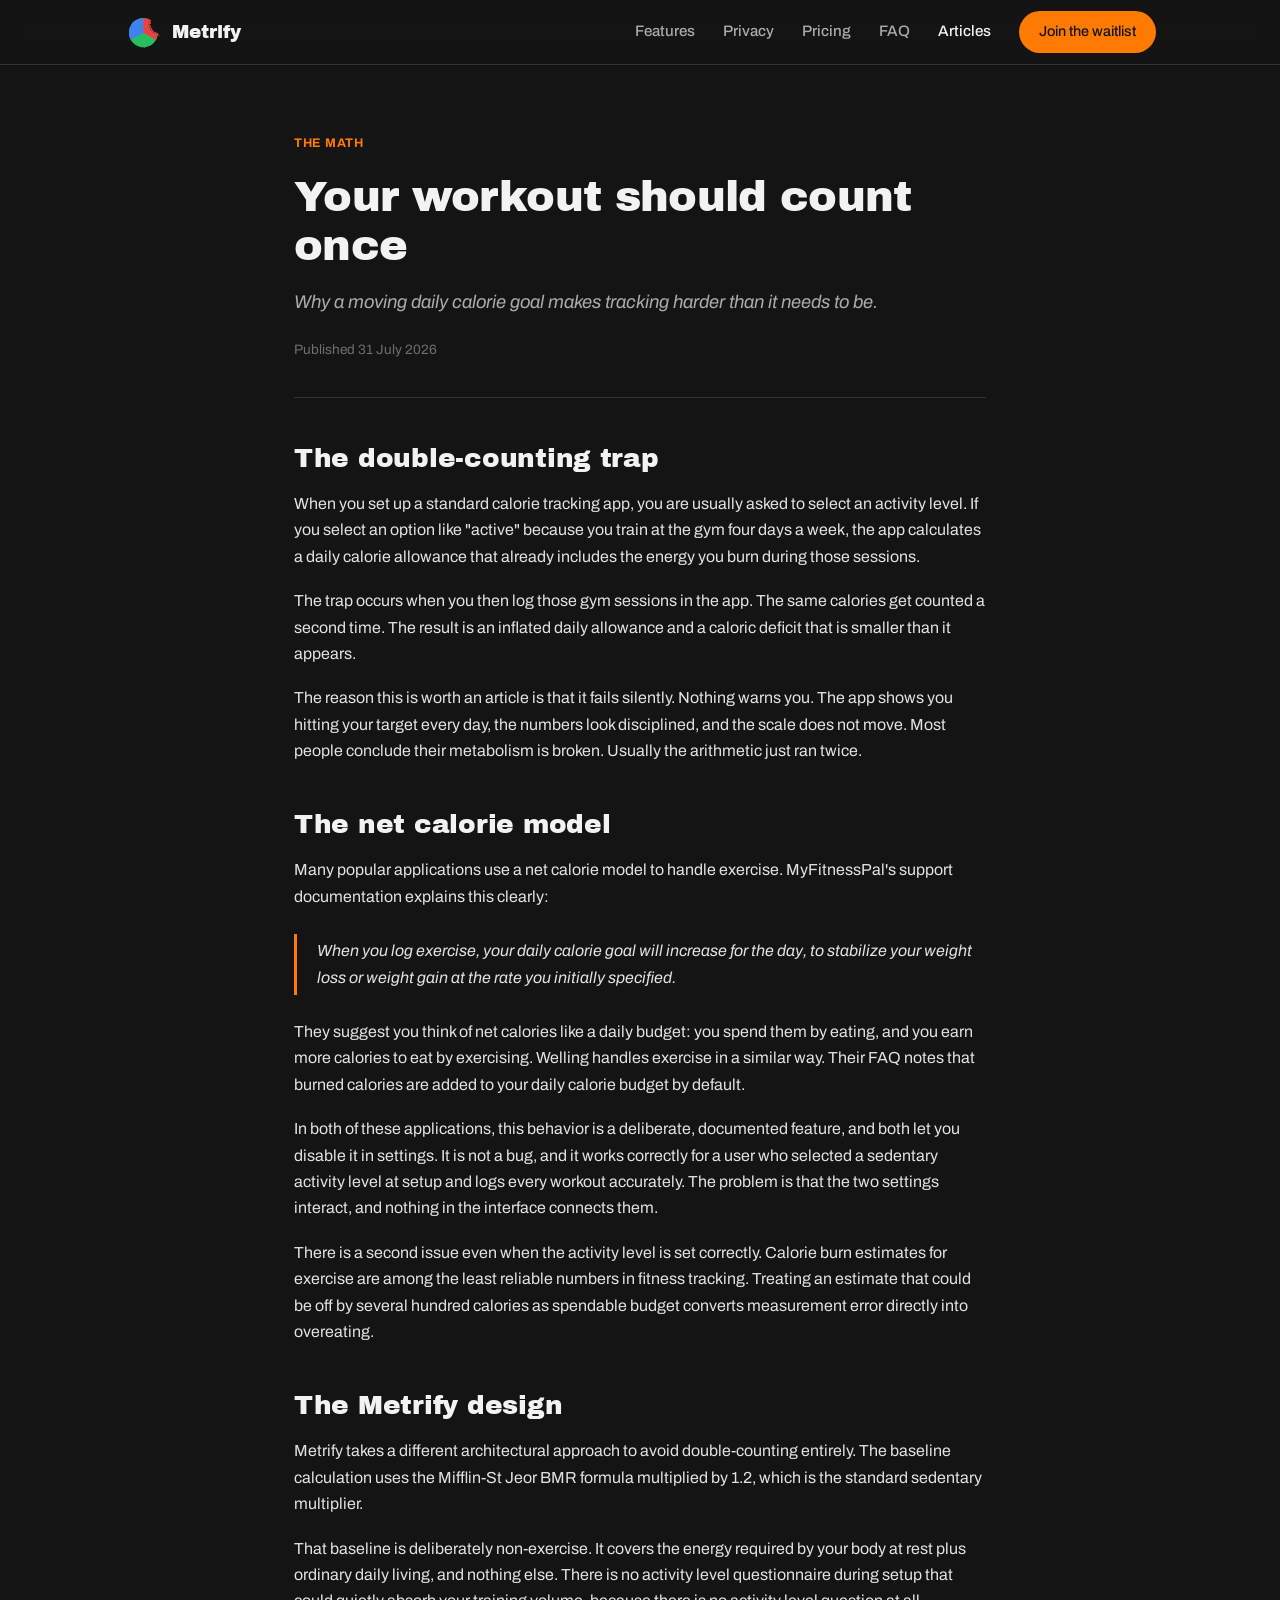
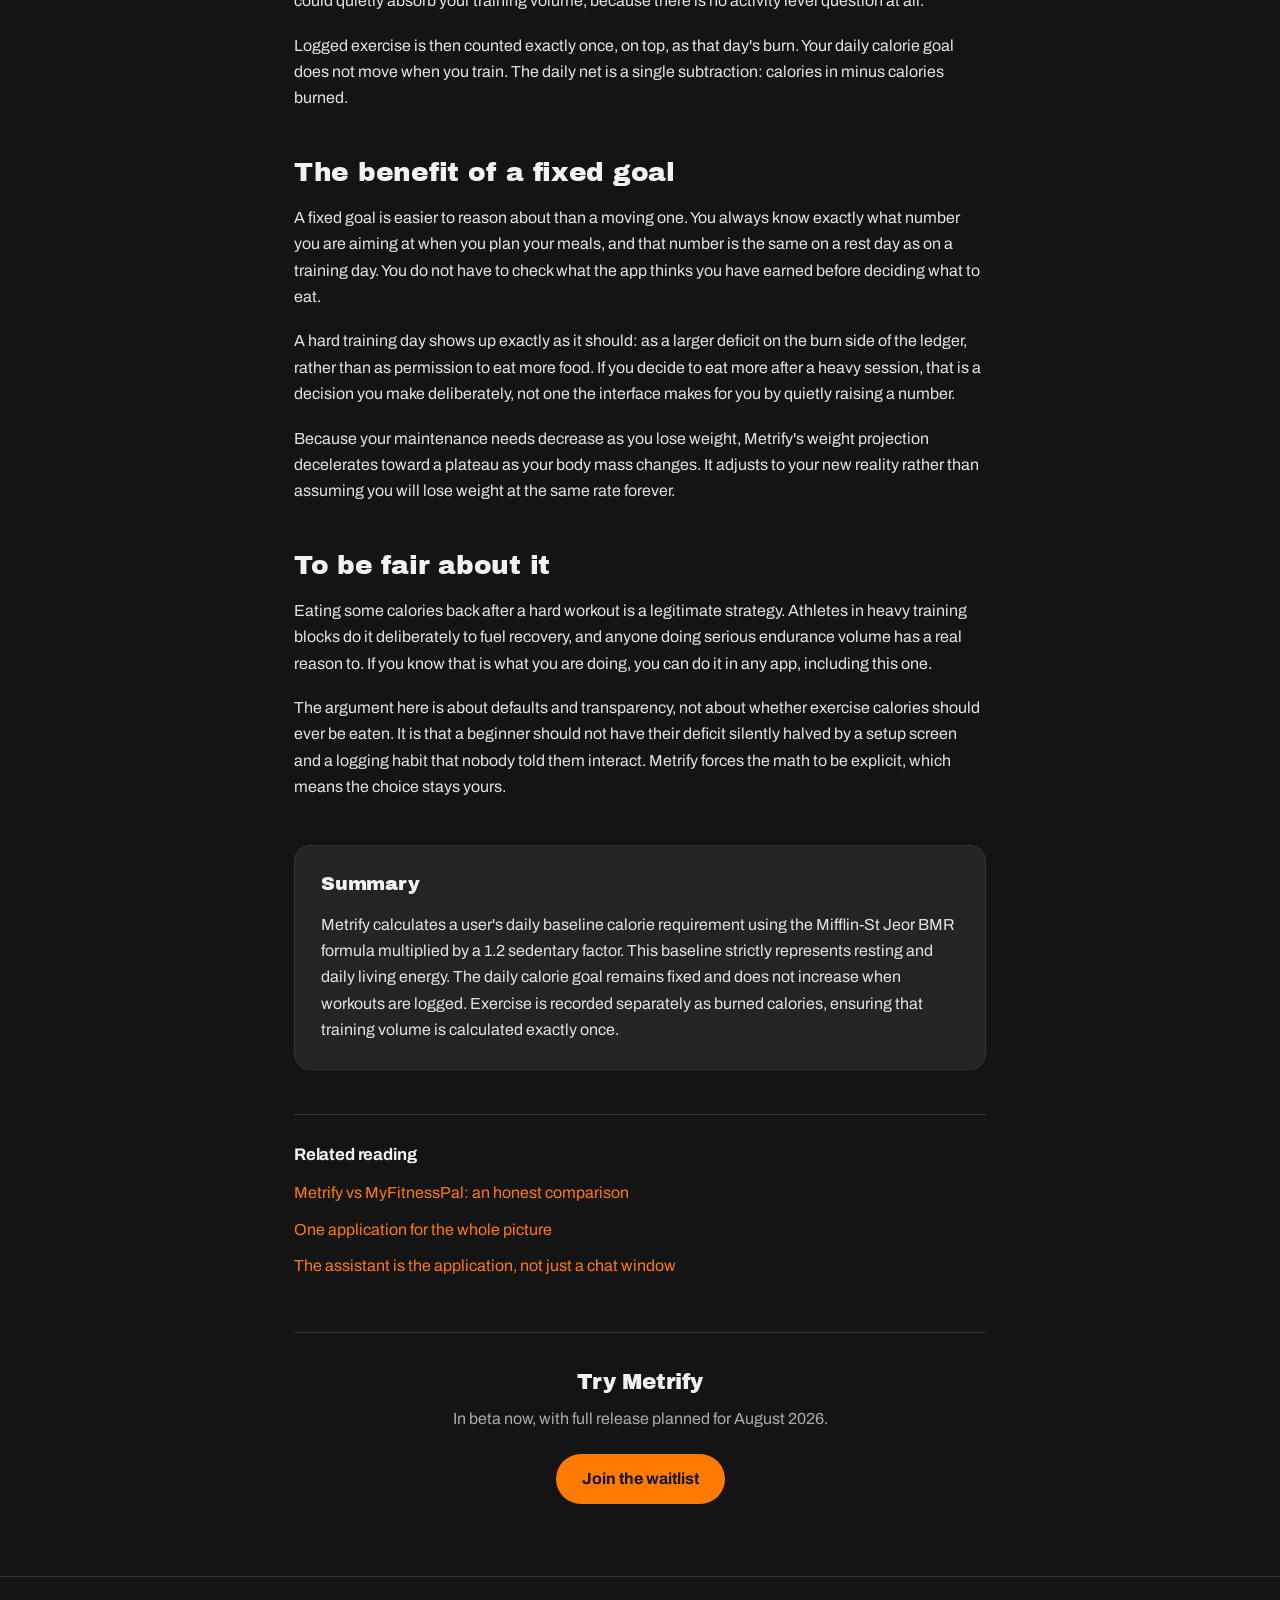
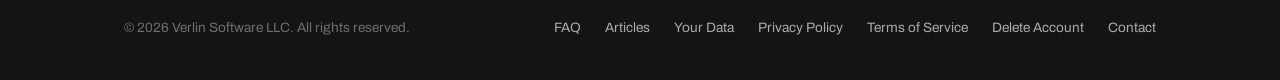
<file: articles/your-workout-should-count-once.html>
<!DOCTYPE html>
<html lang="en">
<head>
<meta charset="UTF-8">
<meta name="viewport" content="width=device-width, initial-scale=1.0">
<title>Your workout should count once</title>
<meta name="description" content="An explanation of the double-counting trap in fitness apps and why Metrify uses a fixed non-exercise baseline for your daily calorie goal.">
<meta property="og:type" content="article">
<meta property="og:site_name" content="Metrify">
<meta property="og:title" content="Your workout should count once">
<meta property="og:description" content="An explanation of the double-counting trap in fitness apps and why Metrify uses a fixed non-exercise baseline for your daily calorie goal.">
<meta property="og:url" content="https://metrify.fit/articles/your-workout-should-count-once.html">
<meta property="og:image" content="https://metrify.fit/resources/og-card.png">
<meta property="og:image:width" content="1200">
<meta property="og:image:height" content="630">
<meta property="og:image:alt" content="Metrify: the fitness tracker you can just talk to">
<meta name="twitter:card" content="summary_large_image">
<meta name="twitter:title" content="Your workout should count once">
<meta name="twitter:description" content="An explanation of the double-counting trap in fitness apps and why Metrify uses a fixed non-exercise baseline for your daily calorie goal.">
<meta name="twitter:image" content="https://metrify.fit/resources/og-card.png">
<link rel="canonical" href="https://metrify.fit/articles/your-workout-should-count-once.html">
<link rel="icon" href="/favicon.ico" sizes="48x48">
<link rel="icon" href="/metrify_logo.svg" type="image/svg+xml">
<link rel="icon" href="/favicon-96.png" type="image/png" sizes="96x96">
<link rel="icon" href="/favicon-192.png" type="image/png" sizes="192x192">
<link rel="apple-touch-icon" href="/apple-touch-icon.png">
<link rel="preconnect" href="https://fonts.googleapis.com">
<link rel="preconnect" href="https://fonts.gstatic.com" crossorigin>
<link href="https://fonts.googleapis.com/css2?family=Archivo:wght@400;500;600;700&family=Archivo+Black&display=swap" rel="stylesheet">
<link rel="stylesheet" href="article.css">
<script type="application/ld+json">
{
  "@context": "https://schema.org",
  "@type": "Article",
  "headline": "Your workout should count once",
  "description": "An explanation of the double-counting trap in fitness apps and why Metrify uses a fixed non-exercise baseline for your daily calorie goal.",
  "datePublished": "2026-07-31",
  "dateModified": "2026-07-31",
  "author": { "@type": "Organization", "name": "Metrify" },
  "publisher": {
    "@type": "Organization",
    "name": "Metrify",
    "logo": { "@type": "ImageObject", "url": "https://metrify.fit/metrify_logo.svg" }
  },
  "mainEntityOfPage": "https://metrify.fit/articles/your-workout-should-count-once.html"
}
</script>
</head>
<body>

<nav>
  <div class="wrap nav-inner">
    <a class="logo" href="../index.html"><img class="logo-mark" src="../metrify_logo.svg" alt="Metrify logo">Metrify</a>
    <div class="nav-links">
      <a class="anchor-link" href="../index.html#features">Features</a>
      <a class="anchor-link" href="../index.html#privacy">Privacy</a>
      <a class="anchor-link" href="../index.html#pricing">Pricing</a>
      <a href="../faq.html">FAQ</a>
      <a href="index.html" class="current">Articles</a>
      <a href="https://docs.google.com/forms/d/e/1FAIpQLScR_Rp7votPh9bJqfgML_lUJDGCzVk3PJwj7MtibfAYZPuT9g/viewform" target="_blank" rel="noopener" class="btn btn-primary">Join the waitlist</a>
    </div>
  </div>
</nav>

<div class="article-wrap">
  <header class="article-head">
    <span class="eyebrow"><a href="index.html">The math</a></span>
    <h1>Your workout should count once</h1>
    <p class="standfirst">Why a moving daily calorie goal makes tracking harder than it needs to be.</p>
    <p class="byline">Published 31 July 2026</p>
  </header>

  <article>
    <h2>The double-counting trap</h2>
    <p>When you set up a standard calorie tracking app, you are usually asked to select an activity level. If you select an option like "active" because you train at the gym four days a week, the app calculates a daily calorie allowance that already includes the energy you burn during those sessions.</p>
    <p>The trap occurs when you then log those gym sessions in the app. The same calories get counted a second time. The result is an inflated daily allowance and a caloric deficit that is smaller than it appears.</p>
    <p>The reason this is worth an article is that it fails silently. Nothing warns you. The app shows you hitting your target every day, the numbers look disciplined, and the scale does not move. Most people conclude their metabolism is broken. Usually the arithmetic just ran twice.</p>

    <h2>The net calorie model</h2>
    <p>Many popular applications use a net calorie model to handle exercise. MyFitnessPal's support documentation explains this clearly:</p>
    <blockquote>
      <p>When you log exercise, your daily calorie goal will increase for the day, to stabilize your weight loss or weight gain at the rate you initially specified.</p>
    </blockquote>
    <p>They suggest you think of net calories like a daily budget: you spend them by eating, and you earn more calories to eat by exercising. Welling handles exercise in a similar way. Their FAQ notes that burned calories are added to your daily calorie budget by default.</p>
    <p>In both of these applications, this behavior is a deliberate, documented feature, and both let you disable it in settings. It is not a bug, and it works correctly for a user who selected a sedentary activity level at setup and logs every workout accurately. The problem is that the two settings interact, and nothing in the interface connects them.</p>
    <p>There is a second issue even when the activity level is set correctly. Calorie burn estimates for exercise are among the least reliable numbers in fitness tracking. Treating an estimate that could be off by several hundred calories as spendable budget converts measurement error directly into overeating.</p>

    <h2>The Metrify design</h2>
    <p>Metrify takes a different architectural approach to avoid double-counting entirely. The baseline calculation uses the Mifflin-St Jeor BMR formula multiplied by 1.2, which is the standard sedentary multiplier.</p>
    <p>That baseline is deliberately non-exercise. It covers the energy required by your body at rest plus ordinary daily living, and nothing else. There is no activity level questionnaire during setup that could quietly absorb your training volume, because there is no activity level question at all.</p>
    <p>Logged exercise is then counted exactly once, on top, as that day's burn. Your daily calorie goal does not move when you train. The daily net is a single subtraction: calories in minus calories burned.</p>

    <h2>The benefit of a fixed goal</h2>
    <p>A fixed goal is easier to reason about than a moving one. You always know exactly what number you are aiming at when you plan your meals, and that number is the same on a rest day as on a training day. You do not have to check what the app thinks you have earned before deciding what to eat.</p>
    <p>A hard training day shows up exactly as it should: as a larger deficit on the burn side of the ledger, rather than as permission to eat more food. If you decide to eat more after a heavy session, that is a decision you make deliberately, not one the interface makes for you by quietly raising a number.</p>
    <p>Because your maintenance needs decrease as you lose weight, Metrify's weight projection decelerates toward a plateau as your body mass changes. It adjusts to your new reality rather than assuming you will lose weight at the same rate forever.</p>

    <h2>To be fair about it</h2>
    <p>Eating some calories back after a hard workout is a legitimate strategy. Athletes in heavy training blocks do it deliberately to fuel recovery, and anyone doing serious endurance volume has a real reason to. If you know that is what you are doing, you can do it in any app, including this one.</p>
    <p>The argument here is about defaults and transparency, not about whether exercise calories should ever be eaten. It is that a beginner should not have their deficit silently halved by a setup screen and a logging habit that nobody told them interact. Metrify forces the math to be explicit, which means the choice stays yours.</p>

    <div class="summary">
      <h2>Summary</h2>
      <p>Metrify calculates a user's daily baseline calorie requirement using the Mifflin-St Jeor BMR formula multiplied by a 1.2 sedentary factor. This baseline strictly represents resting and daily living energy. The daily calorie goal remains fixed and does not increase when workouts are logged. Exercise is recorded separately as burned calories, ensuring that training volume is calculated exactly once.</p>
    </div>

    <div class="more-reading">
      <h2>Related reading</h2>
      <ul>
        <li><a href="metrify-vs-myfitnesspal.html">Metrify vs MyFitnessPal: an honest comparison</a></li>
        <li><a href="one-app-whole-picture.html">One application for the whole picture</a></li>
        <li><a href="the-chatbot-is-the-app.html">The assistant is the application, not just a chat window</a></li>
      </ul>
    </div>

    <div class="article-cta">
      <h2>Try Metrify</h2>
      <p>In beta now, with full release planned for August 2026.</p>
      <a href="https://docs.google.com/forms/d/e/1FAIpQLScR_Rp7votPh9bJqfgML_lUJDGCzVk3PJwj7MtibfAYZPuT9g/viewform" target="_blank" rel="noopener" class="btn btn-primary">Join the waitlist</a>
    </div>
  </article>
</div>

<footer>
  <div class="wrap footer-inner">
    <div>&copy; 2026 Verlin Software LLC. All rights reserved.</div>
    <div class="footer-links">
      <a href="../faq.html">FAQ</a>
      <a href="index.html">Articles</a>
      <a href="../your-data.html">Your Data</a>
      <a href="../privacy.html">Privacy Policy</a>
      <a href="../terms.html">Terms of Service</a>
      <a href="../delete-account.html">Delete Account</a>
      <a href="mailto:support@metrify.fit">Contact</a>
    </div>
  </div>
</footer>

</body>
</html>
</file>
<file: articles/article.css>
/* Shared styles for metrify.fit/articles. Mirrors the tokens in ../index.html so the
   articles read as part of the same site, with a narrower measure for long-form text. */
:root {
  --brand:        #FF7A00;
  --brand-soft:   rgba(255, 122, 0, 0.12);
  --bg:           #141414;
  --bg-raised:    #1f1f1f;
  --bg-card:      #242424;
  --border:       #333333;
  --text:         #f2f2f2;
  --text-dim:     #ababab;
  --text-faint:   #6e6e6e;
  --green:        #30D158;
  --radius:       16px;
  --font-display: "Archivo Black", "Arial Black", "Segoe UI", sans-serif;
  --font-body:    "Archivo", "Segoe UI", Roboto, Helvetica, Arial, sans-serif;
}

* { margin: 0; padding: 0; box-sizing: border-box; }
html { scroll-behavior: smooth; }
body {
  font-family: var(--font-body);
  background: var(--bg);
  color: var(--text);
  line-height: 1.65;
  -webkit-font-smoothing: antialiased;
}
a { color: var(--brand); text-decoration: none; }
a:hover { text-decoration: underline; }

.wrap { max-width: 1080px; margin: 0 auto; padding: 0 24px; }

/* ============ Nav (matches home) ============ */
nav {
  position: sticky; top: 0; z-index: 50;
  background: rgba(20, 20, 20, 0.85);
  backdrop-filter: blur(12px);
  border-bottom: 1px solid var(--border);
}
.nav-inner { display: flex; align-items: center; justify-content: space-between; height: 64px; }
.logo {
  display: flex; align-items: center; gap: 10px;
  font-family: var(--font-display); font-weight: 400;
  font-size: 1.15rem; color: var(--text);
}
.logo:hover { text-decoration: none; }
.logo-mark { height: 34px; width: auto; display: block; }
.nav-links { display: flex; gap: 28px; align-items: center; }
.nav-links a { color: var(--text-dim); font-size: 0.95rem; font-weight: 500; }
.nav-links a:hover { color: var(--text); text-decoration: none; }
.nav-links a.current { color: var(--text); }
/* Below 720px, drop the in-page anchors (they only jump around the home page) but keep
   FAQ and Articles, which are separate destinations with no other route in on mobile. */
@media (max-width: 720px) {
  .nav-links { gap: 16px; }
  .nav-links a.anchor-link { display: none; }
}
@media (max-width: 460px) {
  .nav-links { gap: 12px; }
  .nav-links a:not(.btn) { font-size: 0.85rem; }
  .nav-links .btn { padding: 8px 14px; font-size: 0.82rem; }
  .logo { font-size: 1rem; }
  .logo-mark { height: 28px; }
}

.btn {
  display: inline-block; padding: 12px 26px; border-radius: 999px;
  font-weight: 700; font-size: 1rem; transition: transform .15s ease, background .15s ease;
}
.btn-primary { background: var(--brand); color: #141414 !important; }
.btn-primary:hover { transform: translateY(-1px); background: #ff8c1f; text-decoration: none; }
.btn-ghost { border: 1px solid var(--border); color: var(--text) !important; }
.btn-ghost:hover { border-color: var(--text-faint); text-decoration: none; }
.nav-links .btn { padding: 9px 20px; font-size: 0.9rem; }

/* ============ Article layout ============ */
.article-wrap { max-width: 740px; margin: 0 auto; padding: 0 24px; }

.article-head { padding: 64px 0 36px; border-bottom: 1px solid var(--border); margin-bottom: 40px; }
@media (max-width: 600px) { .article-head { padding: 40px 0 28px; margin-bottom: 30px; } }

.eyebrow {
  display: inline-block; margin-bottom: 18px;
  color: var(--brand); font-size: 0.78rem; font-weight: 700;
  letter-spacing: 0.06em; text-transform: uppercase;
}
.eyebrow a { color: var(--brand); }

h1 {
  font-family: var(--font-display); font-weight: 400;
  font-size: clamp(1.9rem, 4.4vw, 2.7rem);
  line-height: 1.15; letter-spacing: -0.015em;
  margin-bottom: 18px;
}
.standfirst {
  font-size: 1.15rem; color: var(--text-dim); font-style: italic;
  line-height: 1.5; margin-bottom: 22px;
}
.byline { font-size: 0.85rem; color: var(--text-faint); }

/* Body typography */
article h2 {
  font-family: var(--font-display); font-weight: 400;
  font-size: clamp(1.35rem, 2.8vw, 1.65rem);
  letter-spacing: -0.01em; line-height: 1.25;
  margin: 44px 0 16px;
}
article h3 {
  font-size: 1.08rem; font-weight: 700;
  margin: 32px 0 10px;
}
article p { margin-bottom: 18px; color: #e2e2e2; }
article strong { color: var(--text); font-weight: 700; }
article ul, article ol { margin: 0 0 20px 22px; color: #e2e2e2; }
article li { margin-bottom: 9px; }

blockquote {
  border-left: 3px solid var(--brand);
  padding: 4px 0 4px 20px; margin: 24px 0;
  color: var(--text-dim); font-style: italic;
}
blockquote p:last-child { margin-bottom: 0; }

/* Dating / correction notice */
.notice {
  background: var(--bg-raised); border: 1px solid var(--border);
  border-left: 3px solid var(--text-faint);
  border-radius: 8px; padding: 16px 18px; margin: 26px 0;
  font-size: 0.88rem; color: var(--text-dim); line-height: 1.55;
}
.notice p { margin: 0; color: inherit; font-size: inherit; }

/* Summary block */
.summary {
  background: var(--bg-card); border: 1px solid var(--border);
  border-radius: var(--radius); padding: 26px; margin: 44px 0 8px;
}
.summary h2 { margin-top: 0; font-size: 1.2rem; }
.summary p:last-child { margin-bottom: 0; }

/* Tables: must scroll inside themselves, never the page */
.table-scroll { overflow-x: auto; margin: 24px 0; -webkit-overflow-scrolling: touch; }
table { border-collapse: collapse; width: 100%; min-width: 520px; font-size: 0.92rem; }
th, td { text-align: left; padding: 11px 14px; border-bottom: 1px solid var(--border); vertical-align: top; }
thead th {
  color: var(--text); font-weight: 700; font-size: 0.82rem;
  text-transform: uppercase; letter-spacing: 0.04em;
  border-bottom: 1px solid var(--text-faint);
}
tbody td { color: var(--text-dim); }
tbody td:first-child { color: var(--text); font-weight: 600; }
tbody tr:last-child td { border-bottom: none; }
.yes { color: var(--green); font-weight: 600; }

/* End-of-article CTA */
.article-cta {
  margin-top: 52px; padding-top: 36px; border-top: 1px solid var(--border);
  text-align: center;
}
.article-cta h2 { font-size: 1.35rem; margin: 0 0 10px; }
.article-cta p { color: var(--text-dim); margin-bottom: 22px; }

.more-reading { margin-top: 44px; padding-top: 30px; border-top: 1px solid var(--border); }
.more-reading h2 { font-size: 1.05rem; margin: 0 0 14px; font-family: var(--font-body); font-weight: 700; }
.more-reading ul { list-style: none; margin: 0; }
.more-reading li { margin-bottom: 10px; }

/* ============ Index page ============ */
.index-head { padding: 72px 0 12px; text-align: center; }
@media (max-width: 600px) { .index-head { padding: 44px 0 8px; } }
.index-head h1 { font-size: clamp(2rem, 5vw, 2.9rem); margin-bottom: 14px; }
.index-head p { color: var(--text-dim); font-size: 1.08rem; max-width: 34em; margin: 0 auto; }

.card-list { padding: 40px 0 72px; display: grid; gap: 18px; max-width: 820px; margin: 0 auto; }
.card {
  display: block; background: var(--bg-card); border: 1px solid var(--border);
  border-radius: var(--radius); padding: 26px 28px;
  transition: border-color .15s ease, transform .15s ease;
  color: inherit;
}
.card:hover { border-color: var(--brand); transform: translateY(-2px); text-decoration: none; }
.card .kicker {
  color: var(--brand); font-size: 0.74rem; font-weight: 700;
  letter-spacing: 0.06em; text-transform: uppercase; display: block; margin-bottom: 10px;
}
.card h2 {
  font-family: var(--font-display); font-weight: 400; font-size: 1.3rem;
  line-height: 1.25; letter-spacing: -0.01em; margin-bottom: 10px; color: var(--text);
}
.card p { color: var(--text-dim); font-size: 0.95rem; margin: 0; }
.card .date { display: block; margin-top: 14px; font-size: 0.8rem; color: var(--text-faint); }
@media (max-width: 600px) { .card { padding: 22px; } }

/* ============ Footer ============ */
footer {
  border-top: 1px solid var(--border); padding: 40px 0; margin-top: 72px;
  color: var(--text-faint); font-size: 0.85rem;
}
.footer-inner { display: flex; justify-content: space-between; gap: 20px; flex-wrap: wrap; align-items: center; }
.footer-links { display: flex; gap: 24px; flex-wrap: wrap; }
.footer-links a { color: var(--text-dim); }
@media (max-width: 600px) {
  footer { padding: 32px 0; margin-top: 48px; }
  .footer-inner { flex-direction: column; align-items: flex-start; gap: 14px; }
}
</file>
